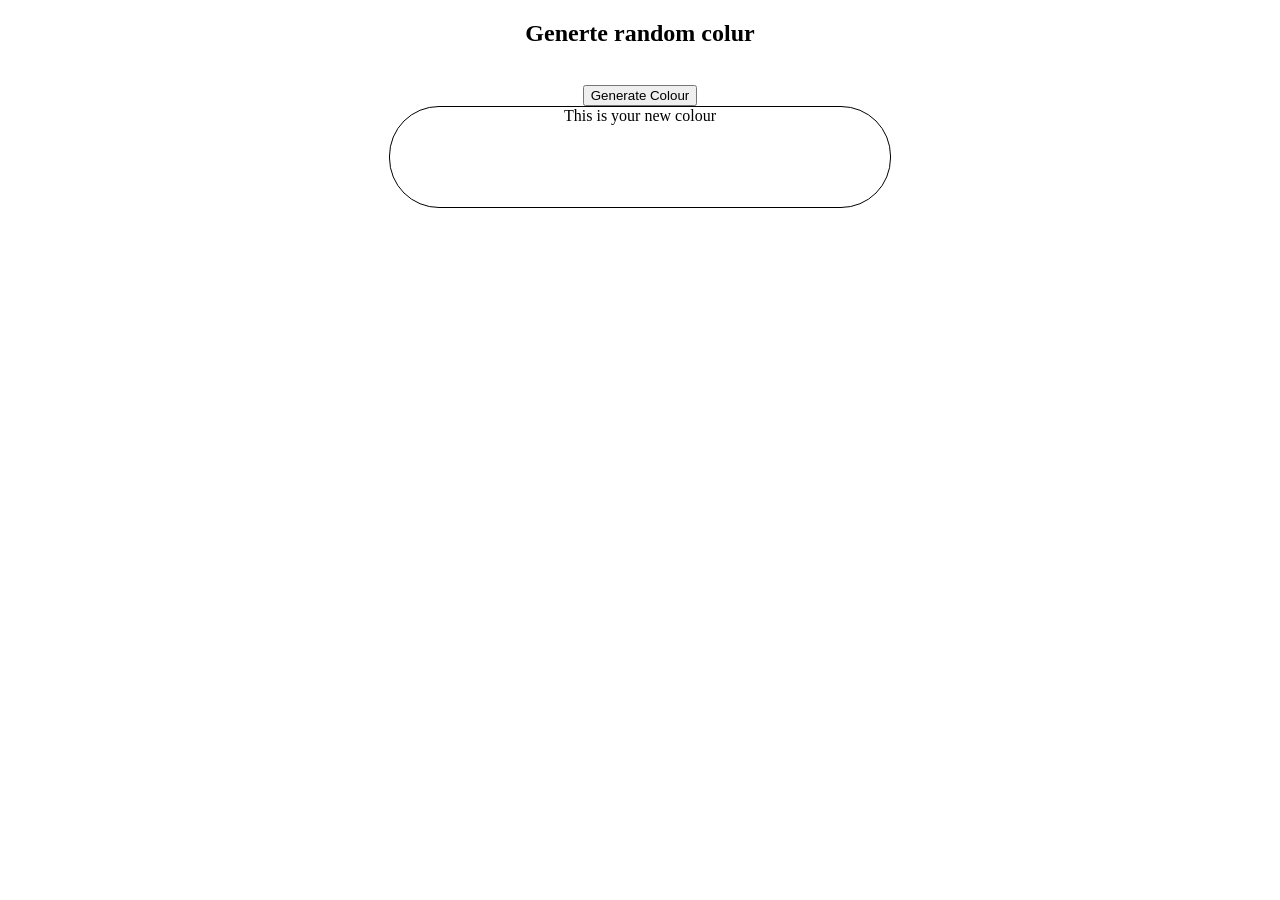
<file: randomColourGenrator/index.html>
<!DOCTYPE html>
<html lang="en">
<head>
    <meta charset="UTF-8">
    <meta name="viewport" content="width=device-width, initial-scale=1.0">
    <link rel="stylesheet" href="style.css">
    <title>Genertae random colur</title>
</head>
<body>
    <h2>Generte random colur</h2>
    <br />
    <button>Generate Colour</button>
    <br />
    <div>This is your new colour</div>
    <script src="RCG.js"></script>
</body>
</html>
</file>
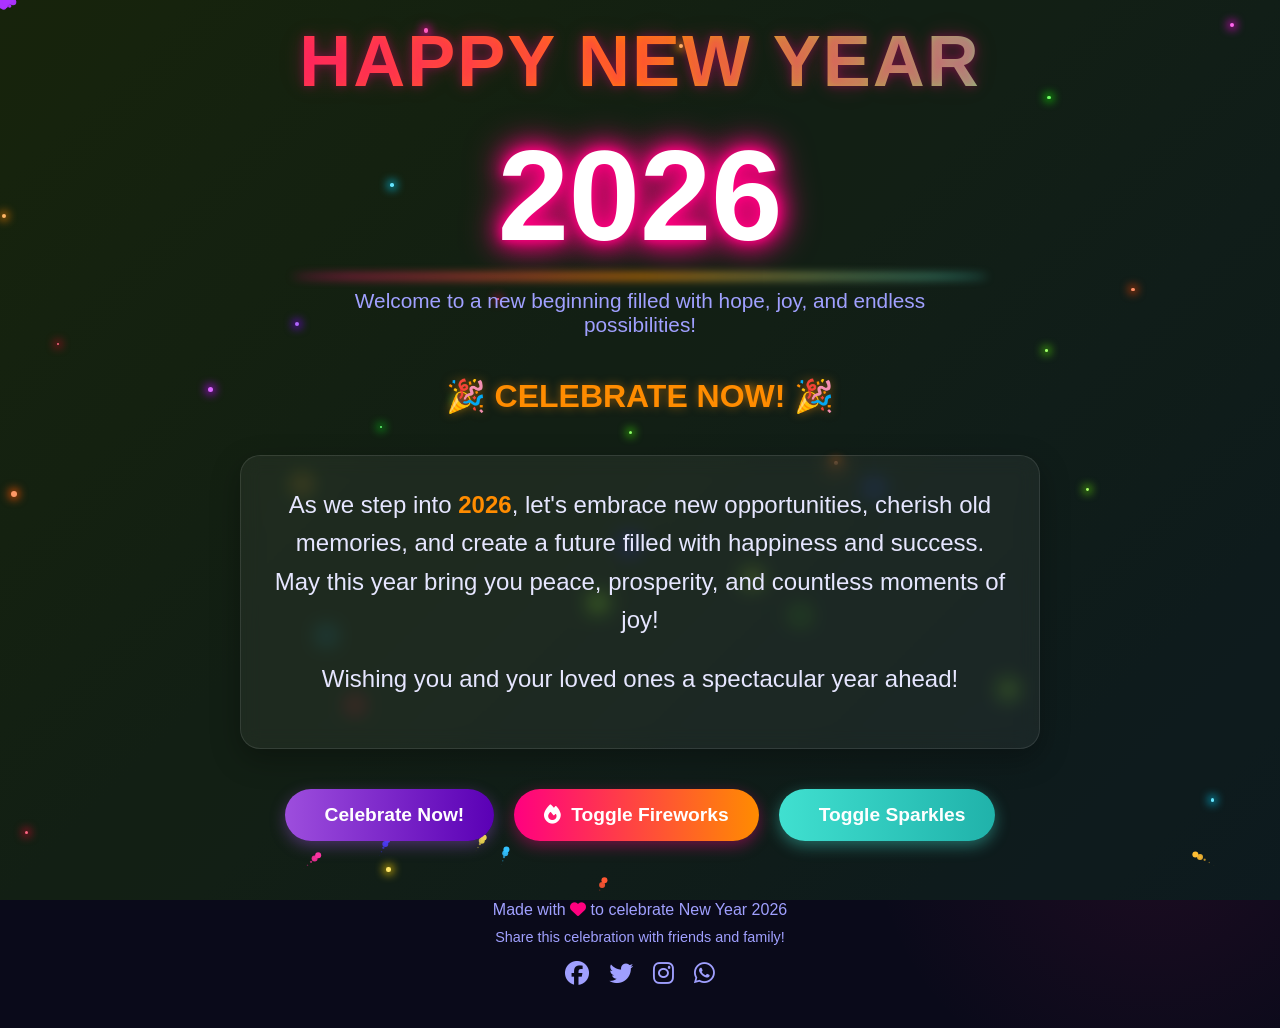
<file: 2026.html>
<!DOCTYPE html>
<html lang="en">
<head>
    <meta charset="UTF-8">
    <meta name="viewport" content="width=device-width, initial-scale=1.0">
    <title>Happy New Year 2026!</title>
    <link rel="stylesheet" href="https://cdnjs.cloudflare.com/ajax/libs/font-awesome/6.4.0/css/all.min.css">
    <style>
        * {
            margin: 0;
            padding: 0;
            box-sizing: border-box;
        }

        body {
            font-family: 'Segoe UI', Tahoma, Geneva, Verdana, sans-serif;
            background-color: #0a0a1a;
            color: white;
            overflow-x: hidden;
            min-height: 100vh;
            display: flex;
            flex-direction: column;
            align-items: center;
            justify-content: center;
            background-image: 
                radial-gradient(circle at 10% 20%, rgba(28, 58, 173, 0.1) 0%, transparent 20%),
                radial-gradient(circle at 90% 80%, rgba(200, 30, 100, 0.1) 0%, transparent 20%);
        }

        .container {
            width: 100%;
            max-width: 1200px;
            padding: 20px;
            text-align: center;
            z-index: 10;
            position: relative;
        }

        /* Animated Gradient Background */
        .background-gradient {
            position: fixed;
            top: 0;
            left: 0;
            width: 100%;
            height: 100%;
            z-index: -2;
            background: linear-gradient(-45deg, #0a0a1a, #1a0a2a, #0a1a2a, #1a2a0a);
            background-size: 400% 400%;
            animation: gradientShift 15s ease infinite;
        }

        @keyframes gradientShift {
            0% { background-position: 0% 50%; }
            50% { background-position: 100% 50%; }
            100% { background-position: 0% 50%; }
        }

        /* Main Title */
        .title-container {
            margin-bottom: 40px;
            animation: fadeInScale 1.5s ease-out;
        }

        .main-title {
            font-size: 4.5rem;
            font-weight: 800;
            margin-bottom: 10px;
            letter-spacing: 2px;
            text-transform: uppercase;
            background: linear-gradient(to right, #ff0080, #ff8c00, #40e0d0);
            background-clip: text;
            -webkit-background-clip: text;
            color: transparent;
            text-shadow: 
                0 0 10px rgba(255, 0, 128, 0.3),
                0 0 20px rgba(255, 0, 128, 0.2),
                0 0 30px rgba(255, 0, 128, 0.1);
            animation: glowPulse 2s infinite alternate;
        }

        @keyframes glowPulse {
            from {
                text-shadow: 
                    0 0 10px rgba(255, 0, 128, 0.3),
                    0 0 20px rgba(255, 0, 128, 0.2),
                    0 0 30px rgba(255, 0, 128, 0.1);
            }
            to {
                text-shadow: 
                    0 0 15px rgba(255, 0, 128, 0.5),
                    0 0 25px rgba(255, 140, 0, 0.3),
                    0 0 35px rgba(64, 224, 208, 0.2);
            }
        }

        .year {
            font-size: 8rem;
            font-weight: 900;
            color: #fff;
            text-shadow: 
                0 0 10px #ff0080,
                0 0 20px #ff0080,
                0 0 30px #ff0080,
                0 0 40px #ff0080,
                0 5px 15px rgba(0, 0, 0, 0.5);
            margin: 20px 0;
            animation: bounce 2s infinite alternate;
            position: relative;
        }

        .year:after {
            content: '';
            position: absolute;
            bottom: -10px;
            left: 50%;
            transform: translateX(-50%);
            width: 60%;
            height: 5px;
            background: linear-gradient(to right, #ff0080, #ff8c00, #40e0d0);
            border-radius: 50%;
            filter: blur(5px);
        }

        @keyframes bounce {
            from { transform: translateY(0); }
            to { transform: translateY(-15px); }
        }

        /* Celebration Status */
        .celebration-status {
            font-size: 2rem;
            margin: 40px 0;
            color: #ff8c00;
            font-weight: 600;
            animation: fadeIn 1.5s ease-out 1s both, pulse 2s infinite;
            text-shadow: 0 0 10px rgba(255, 140, 0, 0.5);
        }

        @keyframes pulse {
            0%, 100% { transform: scale(1); }
            50% { transform: scale(1.05); }
        }

        /* Message Section */
        .message-container {
            background: rgba(255, 255, 255, 0.05);
            backdrop-filter: blur(10px);
            border-radius: 20px;
            padding: 30px;
            margin: 40px auto;
            max-width: 800px;
            border: 1px solid rgba(255, 255, 255, 0.1);
            box-shadow: 0 10px 30px rgba(0, 0, 0, 0.3);
            animation: slideUp 1s ease-out 0.8s both;
        }

        .message {
            font-size: 1.5rem;
            line-height: 1.6;
            color: #e6e6ff;
            margin-bottom: 20px;
        }

        .highlight {
            color: #ff8c00;
            font-weight: 700;
        }

        /* Celebration Buttons */
        .celebration-buttons {
            display: flex;
            justify-content: center;
            gap: 20px;
            margin: 30px 0;
            flex-wrap: wrap;
            animation: fadeIn 1.5s ease-out 1s both;
        }

        .btn {
            padding: 15px 30px;
            font-size: 1.2rem;
            font-weight: 600;
            border: none;
            border-radius: 50px;
            cursor: pointer;
            transition: all 0.3s ease;
            display: flex;
            align-items: center;
            gap: 10px;
        }

        .fireworks-btn {
            background: linear-gradient(to right, #ff0080, #ff8c00);
            color: white;
            box-shadow: 0 5px 15px rgba(255, 0, 128, 0.4);
        }

        .sparkle-btn {
            background: linear-gradient(to right, #40e0d0, #20b2aa);
            color: white;
            box-shadow: 0 5px 15px rgba(64, 224, 208, 0.4);
        }

        .celebrate-btn {
            background: linear-gradient(to right, #9d4edd, #5a00b5);
            color: white;
            box-shadow: 0 5px 15px rgba(157, 78, 221, 0.4);
        }

        .btn:hover {
            transform: translateY(-5px);
            box-shadow: 0 10px 20px rgba(0, 0, 0, 0.3);
        }

        /* Footer */
        .footer {
            margin-top: 40px;
            padding: 20px;
            color: #a0a0ff;
            font-size: 1rem;
            text-align: center;
            animation: fadeIn 1.5s ease-out 1.2s both;
        }

        .social-icons {
            display: flex;
            justify-content: center;
            gap: 20px;
            margin-top: 15px;
        }

        .social-icons a {
            color: #a0a0ff;
            font-size: 1.5rem;
            transition: color 0.3s, transform 0.3s;
        }

        .social-icons a:hover {
            color: #ff8c00;
            transform: translateY(-5px);
        }

        /* Animations */
        @keyframes fadeInScale {
            from { opacity: 0; transform: scale(0.8); }
            to { opacity: 1; transform: scale(1); }
        }

        @keyframes slideUp {
            from { opacity: 0; transform: translateY(50px); }
            to { opacity: 1; transform: translateY(0); }
        }

        @keyframes fadeIn {
            from { opacity: 0; }
            to { opacity: 1; }
        }

        /* Fireworks Canvas */
        #fireworks-canvas {
            position: fixed;
            top: 0;
            left: 0;
            width: 100%;
            height: 100%;
            pointer-events: none;
            z-index: -1;
        }

        /* Particles */
        .particles-container {
            position: fixed;
            top: 0;
            left: 0;
            width: 100%;
            height: 100%;
            pointer-events: none;
            z-index: -1;
        }

        .particle {
            position: absolute;
            width: 4px;
            height: 4px;
            background-color: rgba(255, 255, 255, 0.7);
            border-radius: 50%;
            box-shadow: 0 0 10px 2px rgba(255, 255, 255, 0.5);
        }

        /* Responsive Design */
        @media (max-width: 768px) {
            .main-title {
                font-size: 2.8rem;
            }

            .year {
                font-size: 5rem;
            }

            .celebration-status {
                font-size: 1.5rem;
            }

            .message {
                font-size: 1.3rem;
            }

            .btn {
                padding: 12px 25px;
                font-size: 1.1rem;
            }
        }

        @media (max-width: 480px) {
            .main-title {
                font-size: 2.2rem;
            }

            .year {
                font-size: 4rem;
            }

            .celebration-status {
                font-size: 1.2rem;
            }

            .message {
                font-size: 1.1rem;
            }

            .celebration-buttons {
                flex-direction: column;
                align-items: center;
            }
        }
    </style>
</head>
<body>
    <!-- Animated Gradient Background -->
    <div class="background-gradient"></div>
    
    <!-- Fireworks Canvas -->
    <canvas id="fireworks-canvas"></canvas>
    
    <!-- Particles Container -->
    <div class="particles-container" id="particles-container"></div>
    
    <!-- Main Content -->
    <div class="container">
        <div class="title-container">
            <h1 class="main-title">Happy New Year</h1>
            <div class="year">2026</div>
            <p style="font-size: 1.3rem; color: #a0a0ff; max-width: 600px; margin: 0 auto;">
                Welcome to a new beginning filled with hope, joy, and endless possibilities!
            </p>
        </div>
        
        <!-- Celebration Status -->
        <div class="celebration-status" id="celebration-status">
            🎉 CELEBRATE NOW! 🎉
        </div>
        
        <div class="message-container">
            <p class="message">
                As we step into <span class="highlight">2026</span>, let's embrace new opportunities, cherish old memories, and create a future filled with happiness and success. 
                May this year bring you peace, prosperity, and countless moments of joy!
            </p>
            <p class="message" style="margin-top: 15px;">
                Wishing you and your loved ones a spectacular year ahead!
            </p>
        </div>
        
        <div class="celebration-buttons">
            <button class="btn celebrate-btn" id="celebrate-btn">
                <i class="fas fa-party-horn"></i> Celebrate Now!
            </button>
            <button class="btn fireworks-btn" id="fireworks-toggle">
                <i class="fas fa-fire"></i> Toggle Fireworks
            </button>
            <button class="btn sparkle-btn" id="sparkle-toggle">
                <i class="fas fa-sparkles"></i> Toggle Sparkles
            </button>
        </div>
        
        <div class="footer">
            <p>Made with <i class="fas fa-heart" style="color: #ff0080;"></i> to celebrate New Year 2026</p>
            <p style="margin-top: 10px; font-size: 0.9rem;">Share this celebration with friends and family!</p>
            <div class="social-icons">
                <a href="#" title="Share on Facebook"><i class="fab fa-facebook"></i></a>
                <a href="#" title="Share on Twitter"><i class="fab fa-twitter"></i></a>
                <a href="#" title="Share on Instagram"><i class="fab fa-instagram"></i></a>
                <a href="#" title="Share via WhatsApp"><i class="fab fa-whatsapp"></i></a>
            </div>
        </div>
    </div>

    <script>
        // Canvas and context for fireworks
        const canvas = document.getElementById('fireworks-canvas');
        const ctx = canvas.getContext('2d');
        
        // Set canvas dimensions
        function resizeCanvas() {
            canvas.width = window.innerWidth;
            canvas.height = window.innerHeight;
        }
        
        // Initialize canvas size
        resizeCanvas();
        window.addEventListener('resize', resizeCanvas);
        
        // Fireworks variables
        let fireworks = [];
        let particles = [];
        let animationId = null;
        let fireworksActive = true;
        let sparklesActive = true;
        
        // Particle class for fireworks
        class Particle {
            constructor(x, y, color, velocity, size = 2, decay = 0.015) {
                this.x = x;
                this.y = y;
                this.color = color;
                this.velocity = velocity;
                this.size = size;
                this.decay = decay;
                this.alpha = 1;
                this.gravity = 0.01;
            }
            
            update() {
                this.velocity.y += this.gravity;
                this.x += this.velocity.x;
                this.y += this.velocity.y;
                this.alpha -= this.decay;
                this.size *= 0.99;
            }
            
            draw() {
                ctx.save();
                ctx.globalAlpha = this.alpha;
                ctx.fillStyle = this.color;
                ctx.beginPath();
                ctx.arc(this.x, this.y, this.size, 0, Math.PI * 2);
                ctx.fill();
                ctx.restore();
            }
        }
        
        // Firework class
        class Firework {
            constructor(x, y, targetX, targetY) {
                this.x = x;
                this.y = y;
                this.targetX = targetX;
                this.targetY = targetY;
                this.distance = Math.hypot(targetX - x, targetY - y);
                this.speed = 4 + Math.random() * 2;
                this.angle = Math.atan2(targetY - y, targetX - x);
                this.velocity = {
                    x: Math.cos(this.angle) * this.speed,
                    y: Math.sin(this.angle) * this.speed
                };
                this.color = `hsl(${Math.random() * 360}, 100%, 60%)`;
                this.trail = [];
                this.exploded = false;
            }
            
            update() {
                // Move firework
                this.x += this.velocity.x;
                this.y += this.velocity.y;
                
                // Add to trail
                this.trail.push({x: this.x, y: this.y});
                if (this.trail.length > 5) this.trail.shift();
                
                // Check if reached target
                const distanceToTarget = Math.hypot(this.targetX - this.x, this.targetY - this.y);
                
                if (distanceToTarget < 10 && !this.exploded) {
                    this.explode();
                }
                
                // Apply gravity
                this.velocity.y += 0.02;
            }
            
            explode() {
                this.exploded = true;
                const particleCount = 80 + Math.random() * 50;
                
                for (let i = 0; i < particleCount; i++) {
                    const angle = Math.random() * Math.PI * 2;
                    const speed = 2 + Math.random() * 4;
                    const velocity = {
                        x: Math.cos(angle) * speed,
                        y: Math.sin(angle) * speed
                    };
                    const size = 1.5 + Math.random() * 2;
                    const color = this.color;
                    
                    particles.push(new Particle(this.x, this.y, color, velocity, size, 0.01));
                }
            }
            
            draw() {
                // Draw trail
                for (let i = 0; i < this.trail.length; i++) {
                    const point = this.trail[i];
                    const alpha = i / this.trail.length;
                    const radius = 2 * alpha;
                    
                    ctx.save();
                    ctx.globalAlpha = alpha;
                    ctx.fillStyle = this.color;
                    ctx.beginPath();
                    ctx.arc(point.x, point.y, radius, 0, Math.PI * 2);
                    ctx.fill();
                    ctx.restore();
                }
                
                // Draw firework
                ctx.save();
                ctx.fillStyle = this.color;
                ctx.beginPath();
                ctx.arc(this.x, this.y, 3, 0, Math.PI * 2);
                ctx.fill();
                ctx.restore();
            }
        }
        
        // Create a new firework
        function createFirework() {
            if (!fireworksActive) return;
            
            const startX = Math.random() * canvas.width;
            const targetX = canvas.width * 0.2 + Math.random() * canvas.width * 0.6;
            const targetY = canvas.height * 0.2 + Math.random() * canvas.height * 0.3;
            
            fireworks.push(new Firework(startX, canvas.height, targetX, targetY));
        }
        
        // Create a burst of fireworks for celebration
        function createFireworkBurst(count = 10) {
            for (let i = 0; i < count; i++) {
                setTimeout(() => {
                    createFirework();
                }, i * 100);
            }
        }
        
        // Animation loop
        function animate() {
            // Clear canvas with a fade effect
            ctx.fillStyle = 'rgba(10, 10, 26, 0.1)';
            ctx.fillRect(0, 0, canvas.width, canvas.height);
            
            // Update and draw fireworks
            for (let i = fireworks.length - 1; i >= 0; i--) {
                fireworks[i].update();
                fireworks[i].draw();
                
                // Remove exploded fireworks
                if (fireworks[i].exploded) {
                    fireworks.splice(i, 1);
                }
            }
            
            // Update and draw particles
            for (let i = particles.length - 1; i >= 0; i--) {
                particles[i].update();
                particles[i].draw();
                
                // Remove faded particles
                if (particles[i].alpha <= 0) {
                    particles.splice(i, 1);
                }
            }
            
            animationId = requestAnimationFrame(animate);
        }
        
        // Start animation
        animate();
        
        // Create fireworks at intervals
        setInterval(createFirework, 800);
        
        // Create occasional random fireworks
        setInterval(() => {
            if (fireworksActive && Math.random() > 0.7) {
                createFirework();
            }
        }, 300);
        
        // Sparkle particles
        const particlesContainer = document.getElementById('particles-container');
        let sparkles = [];
        
        function createSparkle() {
            if (!sparklesActive) return;
            
            const sparkle = document.createElement('div');
            sparkle.className = 'particle';
            
            // Random position
            sparkle.style.left = `${Math.random() * 100}vw`;
            sparkle.style.top = `${Math.random() * 100}vh`;
            
            // Random size and color
            const size = 2 + Math.random() * 4;
            sparkle.style.width = `${size}px`;
            sparkle.style.height = `${size}px`;
            
            // Random color
            const hue = Math.random() * 360;
            sparkle.style.backgroundColor = `hsl(${hue}, 100%, 70%)`;
            sparkle.style.boxShadow = `0 0 10px 2px hsl(${hue}, 100%, 50%)`;
            
            particlesContainer.appendChild(sparkle);
            sparkles.push(sparkle);
            
            // Remove sparkle after animation
            setTimeout(() => {
                if (sparkle.parentNode) {
                    sparkle.remove();
                    sparkles = sparkles.filter(s => s !== sparkle);
                }
            }, 1500 + Math.random() * 1000);
        }
        
        // Create sparkles at intervals
        setInterval(createSparkle, 100);
        
        // Celebration function
        function celebrate() {
            const statusElement = document.getElementById('celebration-status');
            
            // Update status
            statusElement.textContent = "🎉 CELEBRATING NOW! 🎉";
            statusElement.style.color = "#ff0080";
            statusElement.style.textShadow = "0 0 15px #ff0080";
            
            // Create massive fireworks burst
            createFireworkBurst(15);
            
            // Create extra sparkles
            for (let i = 0; i < 30; i++) {
                setTimeout(() => createSparkle(), i * 50);
            }
            
            // Play celebration sound
            playCelebrationSound();
            
            // Reset status after 3 seconds
            setTimeout(() => {
                statusElement.textContent = "🎉 CELEBRATE NOW! 🎉";
                statusElement.style.color = "#ff8c00";
                statusElement.style.textShadow = "0 0 10px rgba(255, 140, 0, 0.5)";
            }, 3000);
        }
        
        // Play celebration sound
        function playCelebrationSound() {
            try {
                const audioContext = new (window.AudioContext || window.webkitAudioContext)();
                
                // Create festive sound
                for (let i = 0; i < 3; i++) {
                    setTimeout(() => {
                        const oscillator = audioContext.createOscillator();
                        const gainNode = audioContext.createGain();
                        
                        oscillator.connect(gainNode);
                        gainNode.connect(audioContext.destination);
                        
                        // Festive notes
                        const notes = [523.25, 659.25, 783.99, 1046.50]; // C, E, G, C
                        oscillator.frequency.setValueAtTime(notes[i % notes.length], audioContext.currentTime);
                        
                        gainNode.gain.setValueAtTime(0.2, audioContext.currentTime);
                        gainNode.gain.exponentialRampToValueAtTime(0.01, audioContext.currentTime + 0.5);
                        
                        oscillator.start(audioContext.currentTime);
                        oscillator.stop(audioContext.currentTime + 0.5);
                    }, i * 150);
                }
            } catch (e) {
                console.log("Audio not supported");
            }
        }
        
        // Celebrate Now button
        document.getElementById('celebrate-btn').addEventListener('click', function() {
            celebrate();
            
            // Button feedback
            this.innerHTML = '<i class="fas fa-check"></i> Celebrating!';
            this.style.background = 'linear-gradient(to right, #00ff00, #00cc00)';
            
            setTimeout(() => {
                this.innerHTML = '<i class="fas fa-party-horn"></i> Celebrate Now!';
                this.style.background = 'linear-gradient(to right, #9d4edd, #5a00b5)';
            }, 2000);
        });
        
        // Toggle fireworks
        document.getElementById('fireworks-toggle').addEventListener('click', function() {
            fireworksActive = !fireworksActive;
            this.innerHTML = fireworksActive ? 
                '<i class="fas fa-fire"></i> Hide Fireworks' : 
                '<i class="fas fa-fire"></i> Show Fireworks';
            
            if (!fireworksActive) {
                // Clear all fireworks and particles
                fireworks = [];
                particles = [];
            } else {
                // Create some fireworks when turning them back on
                createFireworkBurst(5);
            }
        });
        
        // Toggle sparkles
        document.getElementById('sparkle-toggle').addEventListener('click', function() {
            sparklesActive = !sparklesActive;
            this.innerHTML = sparklesActive ? 
                '<i class="fas fa-sparkles"></i> Hide Sparkles' : 
                '<i class="fas fa-sparkles"></i> Show Sparkles';
            
            if (!sparklesActive) {
                // Remove all sparkles
                sparkles.forEach(sparkle => sparkle.remove());
                sparkles = [];
            }
        });
        
        // Add some initial fireworks for immediate effect
        for (let i = 0; i < 5; i++) {
            setTimeout(() => createFirework(), i * 200);
        }
        
        // Add some initial sparkles
        for (let i = 0; i < 20; i++) {
            setTimeout(() => createSparkle(), i * 100);
        }
        
        // Auto-celebrate every 10 seconds
        setInterval(() => {
            if (Math.random() > 0.7) { // 30% chance to auto-celebrate
                celebrate();
            }
        }, 10000);
        
        // Social sharing buttons
        document.querySelectorAll('.social-icons a').forEach(link => {
            link.addEventListener('click', function(e) {
                e.preventDefault();
                const platform = this.querySelector('i').className.split(' ')[1];
                
                let shareUrl = '';
                const pageUrl = encodeURIComponent(window.location.href);
                const text = encodeURIComponent('Check out this awesome Happy New Year 2026 celebration page!');
                
                switch(platform) {
                    case 'fa-facebook':
                        shareUrl = `https://www.facebook.com/sharer/sharer.php?u=${pageUrl}`;
                        break;
                    case 'fa-twitter':
                        shareUrl = `https://twitter.com/intent/tweet?url=${pageUrl}&text=${text}`;
                        break;
                    case 'fa-instagram':
                        alert('To share on Instagram, take a screenshot and post it!');
                        return;
                    case 'fa-whatsapp':
                        shareUrl = `https://wa.me/?text=${text}%20${pageUrl}`;
                        break;
                }
                
                window.open(shareUrl, '_blank', 'width=600,height=400');
            });
        });
    </script>
</body>
</html>
</file>
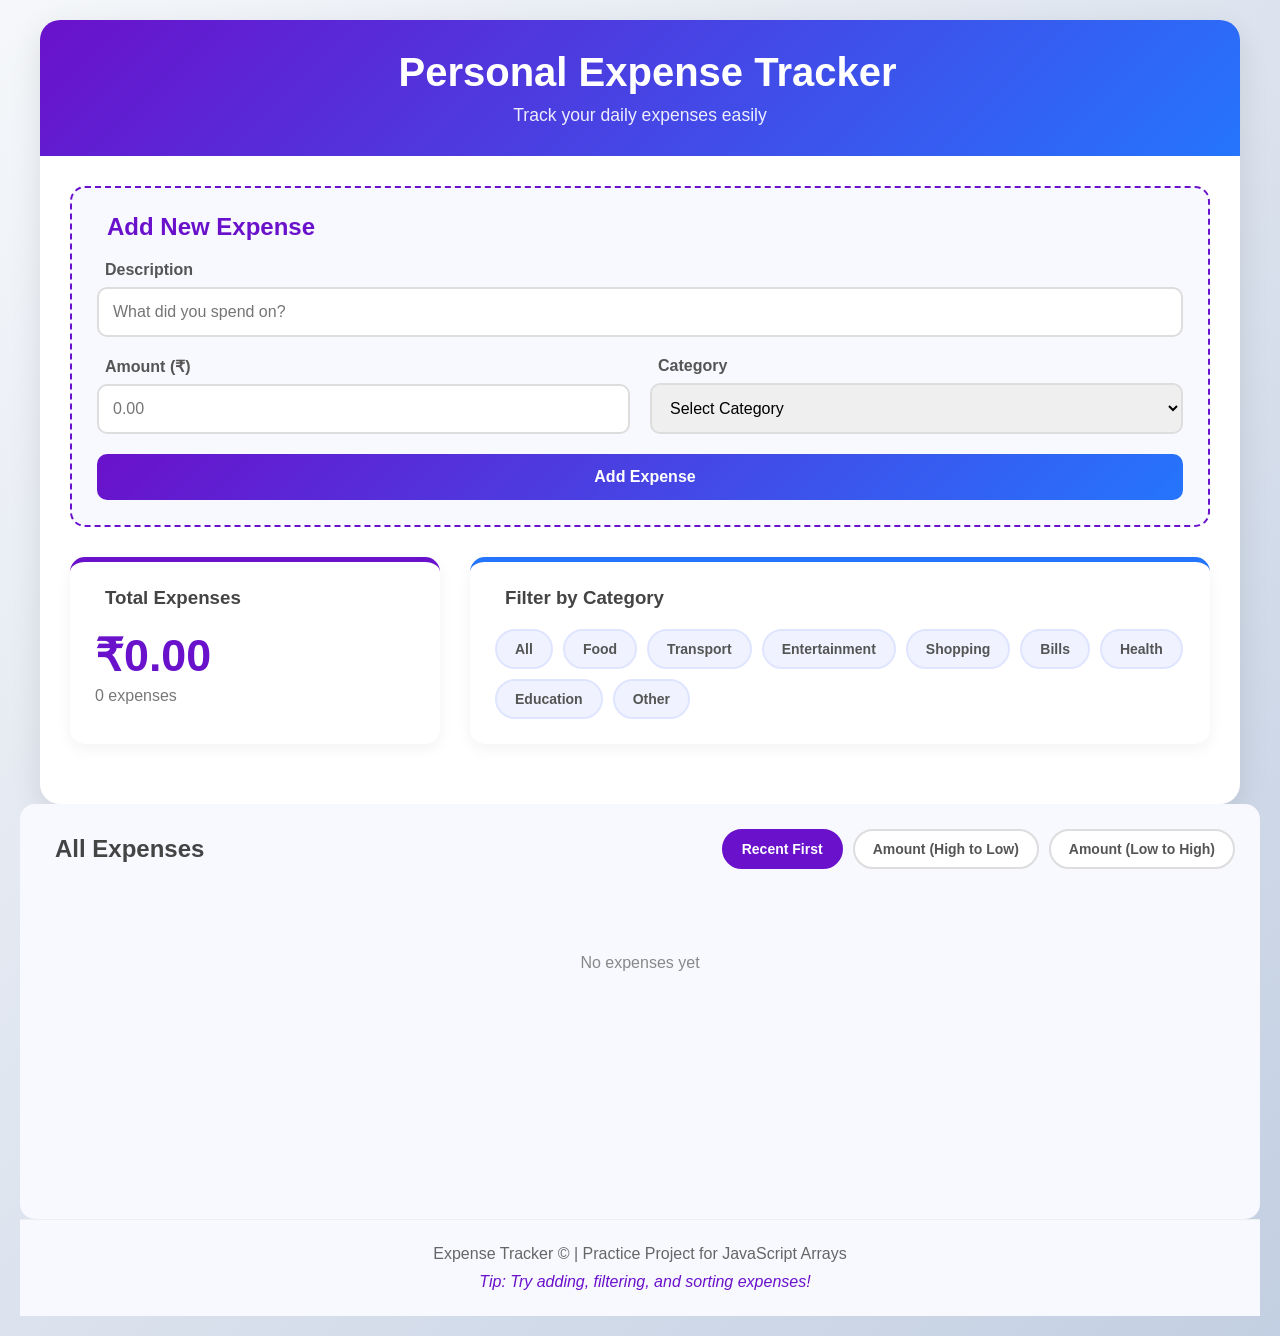
<file: Expense Tracker.html>
<!DOCTYPE html>
<html lang="en">
<head>
    <meta charset="UTF-8">
    <meta name="viewport" content="width=device-width, initial-scale=1.0">
    <title>Expense Tracker</title>
    <link rel="stylesheet" href="Expense Tracker.css">
</head>
<body>
   
  <div class="container">
        <header>
            <h1><i class="fas fa-wallet"></i> Personal Expense Tracker</h1>
            <p class="subtitle">Track your daily expenses easily</p>
        </header>

        <main>
            <!-- Add Expense Section -->
            <section class="add-expense-section">
                <h2><i class="fas fa-plus-circle"></i> Add New Expense</h2>
                <form id="expenseForm">
                    <div class="form-group">
                        <label for="description"><i class="fas fa-pen"></i> Description</label>
                        <input type="text" id="description" placeholder="What did you spend on?">
                    </div>
                    
                    <div class="form-row">
                        <div class="form-group">
                            <label for="amount"><i class="fas fa-rupee-sign"></i> Amount (₹)</label>
                            <input type="number" id="amount" min="0" step="0.01" placeholder="0.00" >
                        </div>
                        
                        <div class="form-group">
                            <label for="category"><i class="fas fa-tags"></i> Category</label>
                            <select id="category" >
                                <option value="">Select Category</option>
                                <option value="Food">Food & Dining</option>
                                <option value="Transport">Transport</option>
                                <option value="Entertainment">Entertainment</option>
                                <option value="Shopping">Shopping</option>
                                <option value="Bills">Bills & Utilities</option>
                                <option value="Health">Health</option>
                                <option value="Education">Education</option>
                                <option value="Other">Other</option>
                            </select>
                        </div>
                    </div>
                    
                    <button type="submit" class="btn add-btn">
                        <i class="fas fa-plus"></i> Add Expense
                    </button>
                </form>
            </section>

            <!-- Summary Section -->
            <section class="summary-section">
                <div class="summary-card total-card">
                    <h3><i class="fas fa-chart-pie"></i> Total Expenses</h3>
                    <p class="amount" id="totalAmount">₹0.00</p>
                    <p class="count" id="totalCount">0 expenses</p>
                </div>
                
                <div class="summary-card category-card">
                    <h3><i class="fas fa-filter"></i> Filter by Category</h3>
                        <div class="category-filters" id="categoryFilters"></div>
                        <!-- Filter buttons will be added by JavaScript -->
                    </div>
                </div>
            </section>

            <!-- Expenses List Section -->
            <section class="expenses-section">
                <div class="section-header">
                    <h2><i class="fas fa-list"></i> All Expenses</h2>
                    <div class="sort-options">
                        <button class="sort-btn active" data-sort="date">Recent First</button>
                        <button class="sort-btn" data-sort="amount-high">Amount (High to Low)</button>
                        <button class="sort-btn" data-sort="amount-low">Amount (Low to High)</button>
                    </div>
                </div>
                
                <div class="expenses-list" id="expensesList">
                    <!-- Expenses will be added here by JavaScript -->
                    <div class="empty-state">
                        <i class="fas fa-receipt"></i>
                        <h3>No expenses yet</h3>
                        <p>Add your first expense using the form above!</p>
                    </div>
                </div>
            </section>
        </main>

        <footer>
            <p>Expense Tracker &copy; <span id="currentYear"></span> | Practice Project for JavaScript Arrays</p>
            <p class="tip"><i class="fas fa-lightbulb"></i> Tip: Try adding, filtering, and sorting expenses!</p>
        </footer>
    </div>

    <!-- JavaScript file -->
    <script src="Expense Tracker.js"></script>
</body>
</html>
</file>
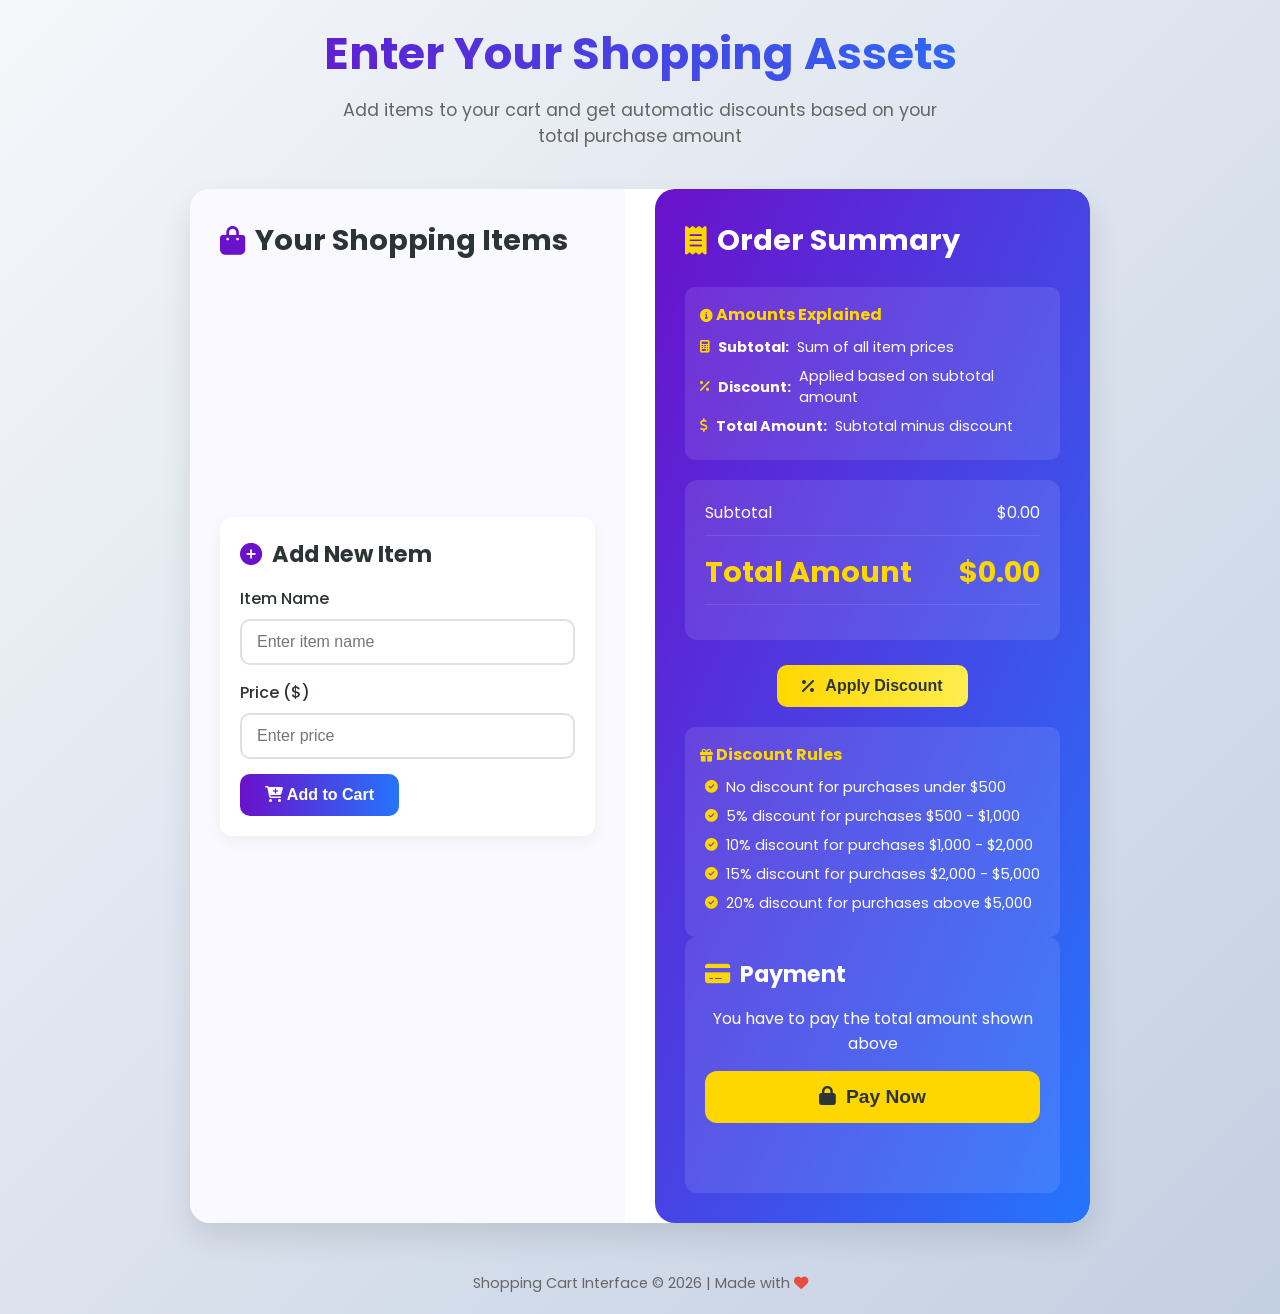
<file: Online Shopping Discount.html>
<!DOCTYPE html>
<html lang="en">
<head>
    <meta charset="UTF-8">
    <meta name="viewport" content="width=device-width, initial-scale=1.0">
    <title>Shopping Cart</title>
    <link rel="stylesheet" href="Online Shopping Discount.css">
    <link rel="stylesheet" href="https://cdnjs.cloudflare.com/ajax/libs/font-awesome/6.4.0/css/all.min.css">
    <link href="https://fonts.googleapis.com/css2?family=Poppins:wght@300;400;500;600;700&display=swap" rel="stylesheet">
  
</head>
<body>
    <div class="container">
        <!-- HEADER SECTION -->
        <div class="header">

<!-- Add this in your HTML where you want the welcome message -->
             <h1>Enter Your Shopping Assets</h1>
            <p>Add items to your cart and get automatic discounts based on your total purchase amount</p>
        </div> 

        <!-- MAIN CART CONTAINER -->
        <div class="cart-container">
            <!-- LEFT SECTION: SHOPPING ITEMS -->
            <div class="shopping-items">
                <h2 class="section-title">
                    <i class="fas fa-shopping-bag"></i> Your Shopping Items
                </h2>
                
                <!-- ITEMS LIST - EMPTY BY DEFAULT -->
                <div class="items-list" id="itemsList">
                    <!-- Empty cart message - will be removed when items are added via JS -->
                    <div class="empty-cart-message" id="emptyCartMessage">
                        <i class="fas fa-shopping-cart"></i>
                        <p>Your cart is empty</p>
                        <p>Add items using the form below</p>
                    </div>
                    <!-- Items will be added here dynamically by JavaScript -->
                </div>

                <!-- ADD ITEM FORM -->
                <div class="add-item-form">
                    <h3 class="section-title" style="font-size: 1.4rem; margin-bottom: 15px;">
                        <i class="fas fa-plus-circle"></i> Add New Item
                    </h3>
                    <div class="form-group">
                        <label for="itemName">Item Name</label>
                        <input type="text" id="itemName" class="form-control" placeholder="Enter item name">
                    </div>
                    <div class="form-group">
                        <label for="itemPrice">Price ($)</label>
                        <input type="number" id="itemPrice" class="form-control" placeholder="Enter price" min="0" step="0.01">
                    </div>
                    <button type="submit"  class="btn btn-primary" id="addItemBtn">
                        <i class="fas fa-cart-plus"></i> Add to Cart
                    </button>
                </div>
            </div>

            <!-- RIGHT SECTION: CART SUMMARY -->
            <div class="cart-summary">
                <h2 class="summary-title">
                    <i class="fas fa-receipt"></i> Order Summary
                </h2>
                
                <!-- AMOUNT EXPLANATION -->
                <div class="amount-explanation">
                    <h4><i class="fas fa-info-circle"></i> Amounts Explained</h4>
                    <p><i class="fas fa-calculator"></i> <strong>Subtotal:</strong> Sum of all item prices</p>
                    <p><i class="fas fa-percentage"></i> <strong>Discount:</strong> Applied based on subtotal amount</p>
                    <p><i class="fas fa-dollar-sign"></i> <strong>Total Amount:</strong> Subtotal minus discount</p>
                </div>
                
                <!-- SUMMARY DETAILS -->
                <div class="summary-details">
                    <!-- Subtotal - Sum of all item prices -->
                    <div class="summary-row">
                        <span>Subtotal</span>
                        <span id="subtotal">$0.00</span>
                    </div>
                    
                    <!-- DISCOUNT SECTION - Hidden by default, shown when discount applies -->
                    <div class="discount-section" id="discountSection">
                        <div class="discount-badge" id="discountBadge">
                            <i class="fas fa-tag"></i> Discount Applied!
                        </div>
                        <div class="summary-row">
                            <span>Discount</span>
                            <span id="discountAmount">-$0.00</span>
                        </div>
                        <div class="summary-row">
                            <span>Discount Rate</span>
                            <span id="discountRate">0%</span>
                        </div>
                    </div>
                    
                    <!-- Total Amount - Subtotal minus discount -->
                    <div class="summary-row summary-total">
                        <span>Total Amount</span>
                        <span id="totalAmount">$0.00</span>
                    </div>
                </div>

                <!-- DISCOUNT BUTTON -->
                <div class="discount-button-container">
                    <button class="discount-btn" id="applyDiscountBtn">
                        <i class="fas fa-percentage"></i> Apply Discount
                    </button>
                </div>

                <!-- DISCOUNT RULES INFO -->
                <div class="discount-rules">
                    <h4><i class="fas fa-gift"></i> Discount Rules</h4>
                    <ul>
                        <li><i class="fas fa-check-circle"></i> No discount for purchases under $500</li>
                        <li><i class="fas fa-check-circle"></i> 5% discount for purchases $500 - $1,000</li>
                        <li><i class="fas fa-check-circle"></i> 10% discount for purchases $1,000 - $2,000</li>
                        <li><i class="fas fa-check-circle"></i> 15% discount for purchases $2,000 - $5,000</li>
                        <li><i class="fas fa-check-circle"></i> 20% discount for purchases above $5,000</li>
                    </ul>
                </div>

                <!-- PAYMENT SECTION -->
                <div class="payment-section">
                    <h3 class="summary-title" style="font-size: 1.4rem; margin-bottom: 15px;">
                        <i class="fas fa-credit-card"></i> Payment
                    </h3>
                    <p>You have to pay the total amount shown above</p>
                    <button class="payment-btn" id="checkoutBtn">
                        <i class="fas fa-lock"></i> Pay Now
                    </button>
                    <div class="thank-you" id="thankYouMessage">
                        Thanks For Shopping!
                    </div>
                </div>
            </div>
        </div>

        <!-- FOOTER -->
        <div class="footer">
            <p>Shopping Cart Interface &copy; 2026 | Made with <i class="fas fa-heart" style="color: #e74c3c;"></i></p>
        </div>
    </div>

    <script src="Online Shopping Discount.js"></script>
</body>
</html>
</file>
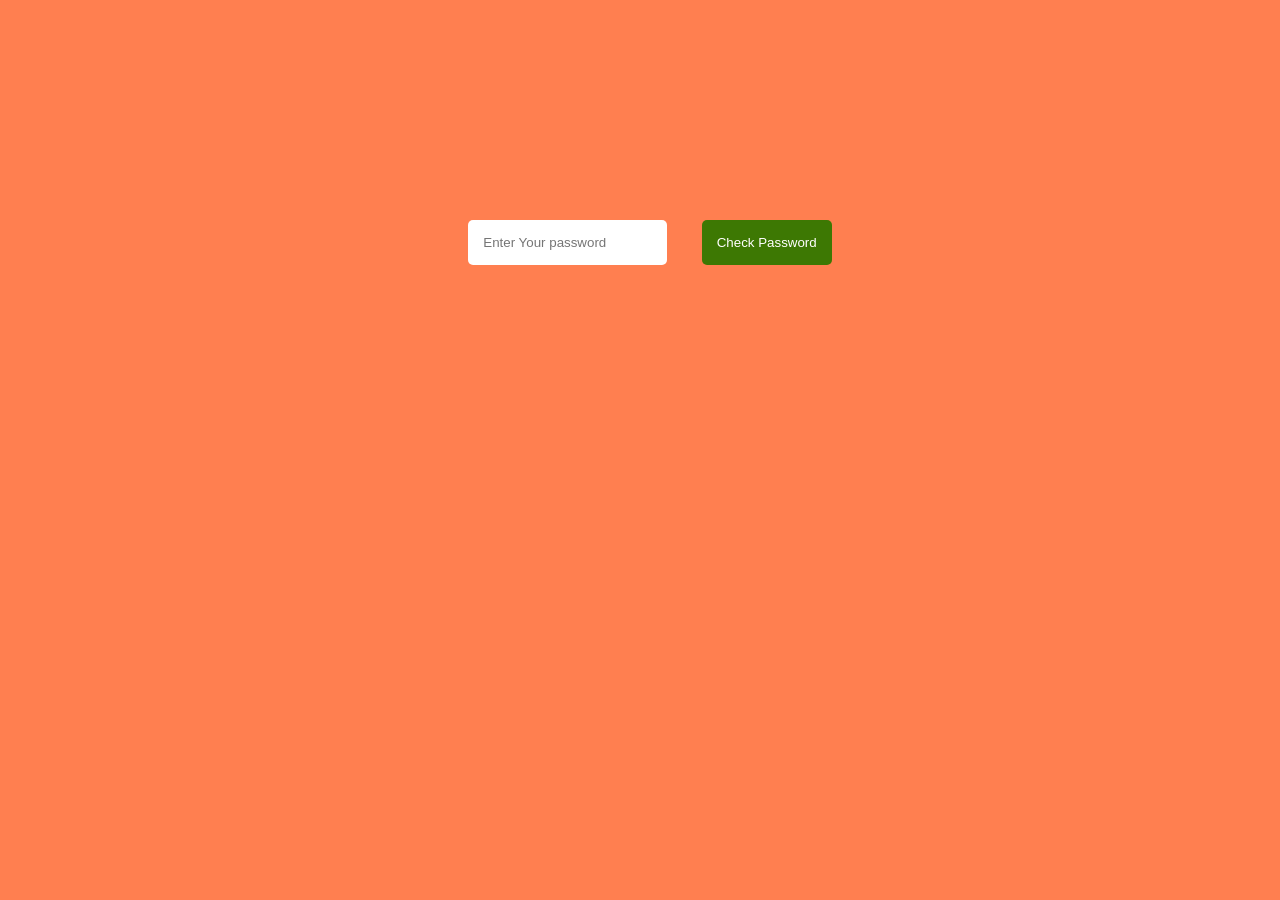
<file: Password Strength Checker.html>
<!DOCTYPE html>
<html lang="en">
<head>
    <meta charset="UTF-8">
    <meta name="viewport" content="width=device-width, initial-scale=1.0">
    <title>Password Strength Checker</title>
    <style>
        body{
            background-color: coral;
            justify-items: center;
            text-align: center;
            font-family:Verdana, Geneva, Tahoma, sans-serif ;
        }
        .container{
            margin-top: 200px;
        }
        input{
            padding: 15px;
            margin: 20px;
            border-radius: 5px;
            border: none;
        }
        button{
            padding: 15px;
            margin-left: 10px;
            border-radius: 5px;
            border: none;
            background-color: rgb(61, 120, 3);
            color: white;
        }
        #message{
            margin-top: 20px;
            font-size: 18px;
            font-weight: bold;
        }
    </style>
</head>
<body>
    <div class="container">
        <input type="password" id="passwordInput" placeholder="Enter Your password">
        <button id="checkPassword">Check Password</button>
        <p id="message"></p>
    </div>

    <script>
        const passwordInput = document.getElementById('passwordInput')
        const checkPasswordButton = document.getElementById('checkPassword')
        const message = document.getElementById('message')
        // checkPasswordButton.addEventListener('click' , function(){
        function evaluatePassword(){    //for enter a btn
            const password =passwordInput.value;

            let score=0;
            let missing=[];

            if(password.length >= 8){
                console.log("Good: password has 8+ charactors");
            }else{
                console.log("Weak: password not has 8+ charactors"); 
            }
            if(/[A-Z]/.test(password)){
                console.log("Good: password has Upper Case Letter");
            }else{
                console.log("Weak: password has No Upper Case Letter");  
            }
            if(/[0-9]/.test(password)){
                console.log("Good: password has Number");
            }else{
                console.log("Weak: password has No Number");
            }
            if(/[!@#$%^&*]/.test(password)){
                console.log("Good: password has Special Cahractors");
            }else{
                console.log("Weak: password has No Special Cahractors"); 
            }
            // Lets Ceck password Strngth through Scores
            if(password.length >= 8) score = score +1;
            if(/[A-Z]/.test(password)) score = score +1;
            if(/[0-9]/.test(password)) score = score +1;
            if(/[!@#$%^&*]/.test(password)) score = score + 1;
           console.log(`Your Password Score is:${score}`);
           
//  Password showing message acording to a score

              if(score <= 1){
                message.textContent="Weak Passwords";
                message.style.color= "red";
                message.style.fontSize="30px";
                }
                else if(score === 2){
                    message.textContent="Mwdium Password";
                    message.style.color='Orange';
                    message.style.fontSize='30px';
                }
                else if(score === 3){
                    message.textContent='Strong Password'
                    message.style.color='green';
                    messagestyle.fontSize='30px';
                }
                else if(score === 4){
                    message.textContent='Very Strong Password';
                    message.style.color='dark green';
                    message.style.fontSize='30px'
                }

                // *********************For a missing requirements*********
                if(password.length<8){
                    missing.push('8+ Charactor')
                }
                if(!/[A-Z]/.test(password)){
                    missing.push('Missnig Upper Case Letter')
                }
                if(!/[0-9]/.test(password)){
                    missing.push('Missing number')
                }
                if(!/[!@#$%^&*]/.test(password)){
                    missing.push('Missing a Special Cahractor')
                }


                if(score <= 2){
                    message.texContent += 'Missing' + missing.join(", ")
                }
                 console.log(`Your Password is:${password}`);
            }
           

            checkPasswordButton.addEventListener('click' , evaluatePassword);

                 passwordInput.addEventListener("keydown", function(e){      // for pressing the enter btn
                if(e.key === 'Enter') evaluatePassword();
                 });
            

    </script>
</body>
</html>
</file>
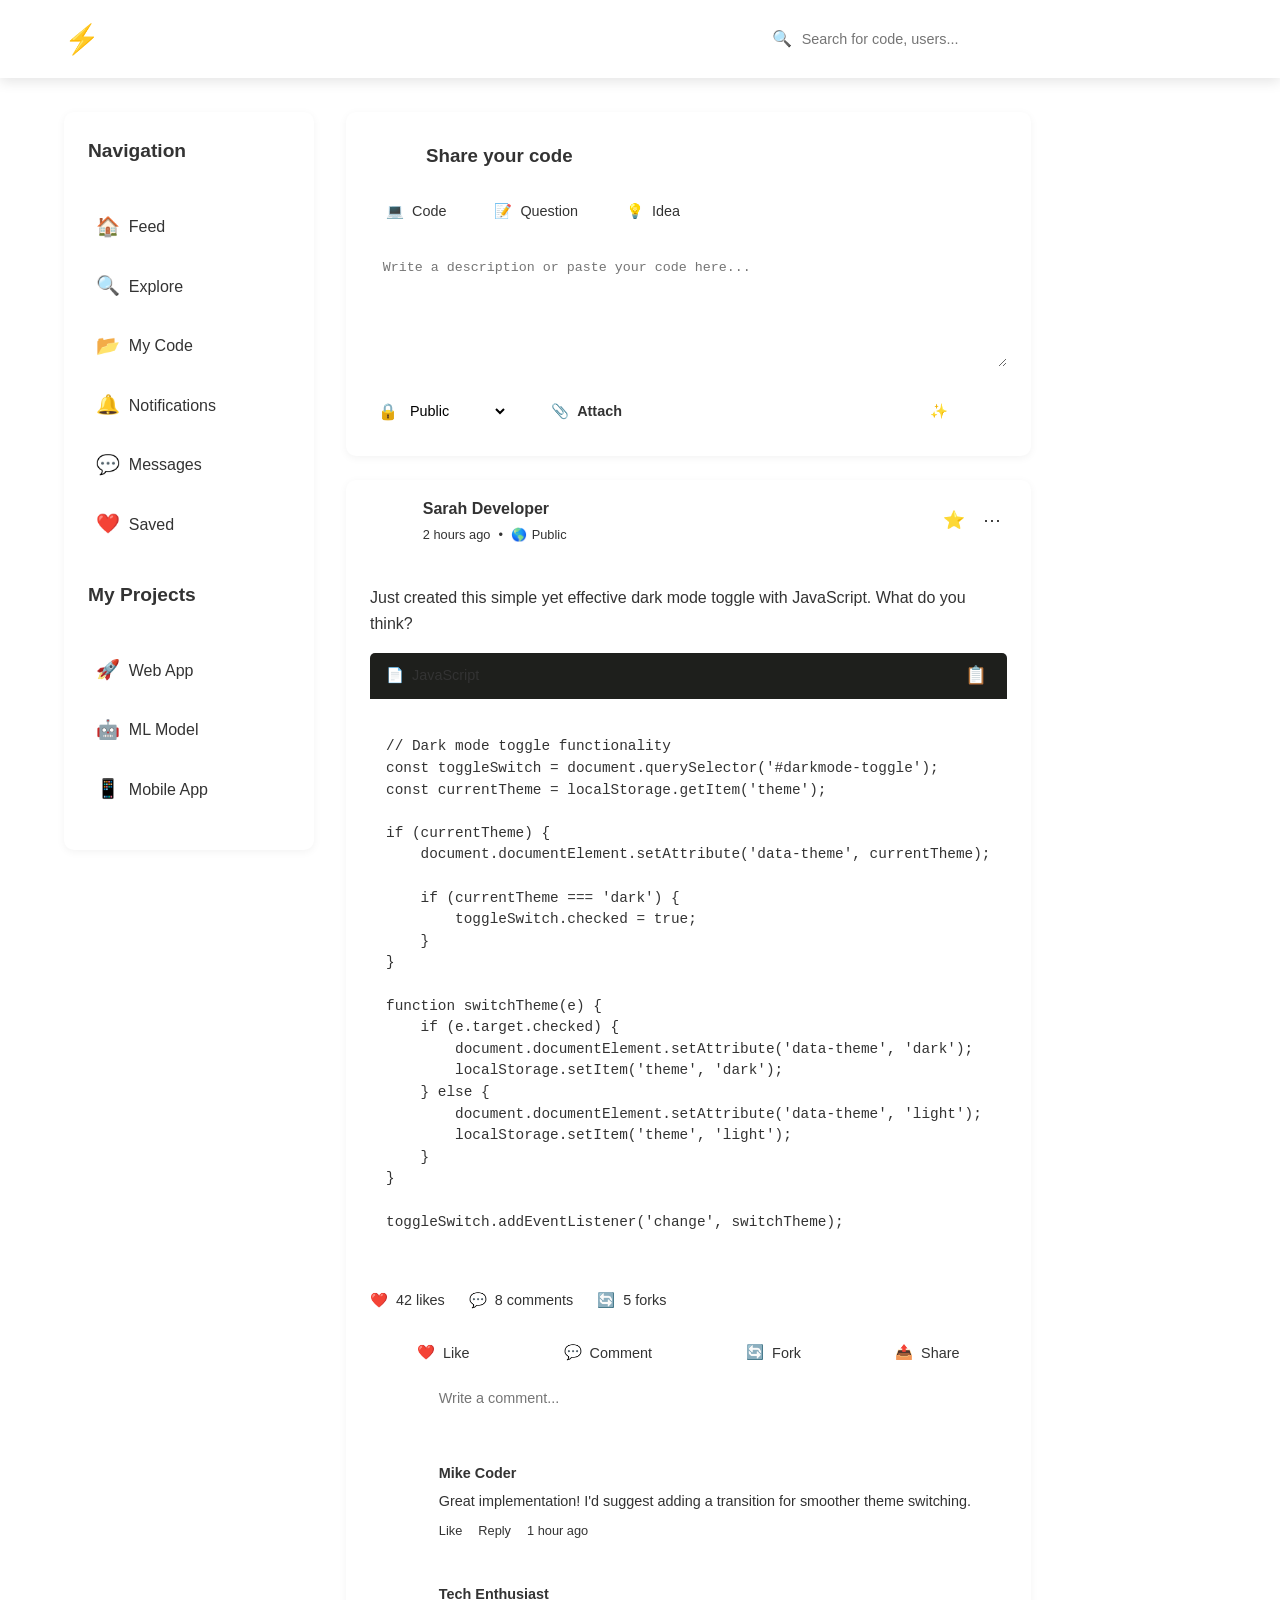
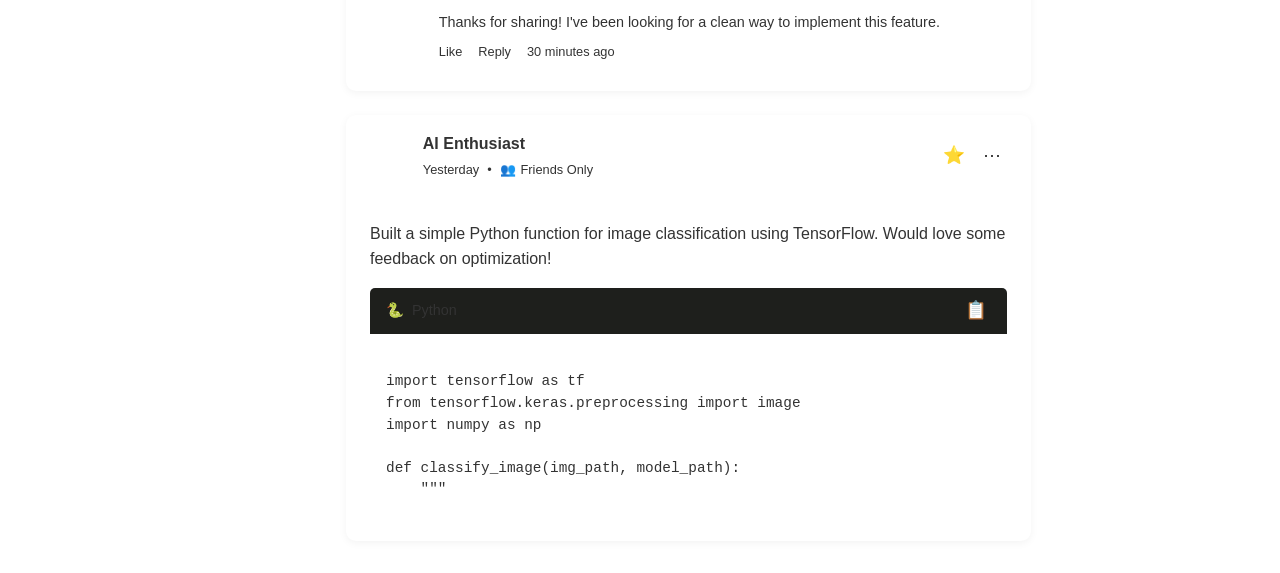
<file: Ai CodeLab/ai code lab join community.html>
<!DOCTYPE html>
<html lang="en">
<head>
    <meta charset="UTF-8">
    <meta name="viewport" content="width=device-width, initial-scale=1.0">
    <title>AI Code Lab - Social Code Sharing Platform</title>
  <link rel="stylesheet" href="ai code lab join community.css">
</head>
<body>
    <header>
        <div class="container">
            <nav>
                <a href="#" class="logo">
                    <span class="logo-icon">⚡</span>
                    AI Code Lab
                </a>
                
                <div class="nav-links">
                    <a href="#" class="active">Home</a>
                    <a href="#">Explore</a>
                    <a href="#">My Code</a>
                    <a href="#">Notifications</a>
                </div>
                
                <div class="nav-actions">
                    <div class="search-bar">
                        <span class="search-icon">🔍</span>
                        <input type="text" placeholder="Search for code, users...">
                    </div>
                    <button class="btn btn-outline">Login</button>
                    <button class="btn btn-primary">Sign Up</button>
                </div>
            </nav>
        </div>
    </header>

    <div class="container">
        <div class="main-content"> 
            <!-- Left Sidebar -->    
            <div class="sidebar">
                <h3 class="sidebar-title">Navigation</h3>
                <ul class="sidebar-menu">
                    <li>
                        <a href="#" class="active">
                            <span class="menu-icon">🏠</span>
                            Feed
                        </a>
                    </li>
                    <li>
                        <a href="#">
                            <span class="menu-icon">🔍</span>
                            Explore
                        </a>
                    </li>
                    <li>
                        <a href="#">
                            <span class="menu-icon">📂</span>
                            My Code
                        </a>
                    </li>
                    <li>
                        <a href="#">
                            <span class="menu-icon">🔔</span>
                            Notifications
                        </a>
                    </li>
                    <li>
                        <a href="#">
                            <span class="menu-icon">💬</span>
                            Messages
                        </a>
                    </li>
                    <li>
                        <a href="#">
                            <span class="menu-icon">❤️</span>
                            Saved
                        </a>
                    </li>
                </ul>
                
                <h3 class="sidebar-title" style="margin-top: 2rem;">My Projects</h3>
                <ul class="sidebar-menu">
                    <li>
                        <a href="#">
                            <span class="menu-icon">🚀</span>
                            Web App
                        </a>
                    </li>
                    <li>
                        <a href="#">
                            <span class="menu-icon">🤖</span>
                            ML Model
                        </a>
                    </li>
                    <li>
                        <a href="#">
                            <span class="menu-icon">📱</span>
                            Mobile App
                        </a>
                    </li>
                </ul>
            </div>
            
            <!-- Main Feed -->
            <div class="feed">
                <!-- Post Composer -->
                <div class="post-composer">
                    <div class="composer-header">
                        <div class="user-avatar">J</div>
                        <h3>Share your code</h3>
                    </div>
                    
                    <div class="composer-tabs">
                        <div class="composer-tab active">
                            <span>💻</span>
                            Code
                        </div>
                        <div class="composer-tab">
                            <span>📝</span>
                            Question
                        </div>
                        <div class="composer-tab">
                            <span>💡</span>
                            Idea
                        </div>
                    </div>
                    
                    <div class="composer-content">
                        <textarea placeholder="Write a description or paste your code here..."></textarea>
                    </div>
                    
                    <div class="composer-footer">
                        <div class="composer-options">
                            <div class="privacy-selector">
                                <span>🔒</span>
                                <select>
                                    <option>Public</option>
                                    <option>Private</option>
                                    <option>Friends Only</option>
                                </select>
                            </div>
                            <button class="btn">
                                <span>📎</span>
                                Attach
                            </button>
                        </div>
                        
                        <button class="btn btn-primary">
                            <span>✨</span>
                            Post
                        </button>
                    </div>
                </div>
                
                <!-- Code Post 1 -->
                <div class="code-post">
                    <div class="post-header">
                        <div class="post-author">
                            <div class="user-avatar">S</div>
                            <div class="author-info">
                                <h4>Sarah Developer</h4>
                                <div class="post-meta">
                                    <span>2 hours ago</span>
                                    <span>•</span>
                                    <div class="privacy-indicator">
                                        <span>🌎</span>
                                        <span>Public</span>
                                    </div>
                                </div>
                            </div>
                        </div>
                        
                        <div class="post-actions">
                            <button class="action-btn">⭐</button>
                            <button class="action-btn">⋯</button>
                        </div>
                    </div>
                    
                    <div class="post-content">
                        <div class="post-description">
                            <p>Just created this simple yet effective dark mode toggle with JavaScript. What do you think?</p>
                        </div>
                        
                        <div class="code-container">
                            <div class="code-header">
                                <div class="language-indicator">
                                    <span>📄</span>
                                    <span>JavaScript</span>
                                </div>
                                <button class="action-btn">📋</button>
                            </div>
                            <div class="code-content">
// Dark mode toggle functionality
const toggleSwitch = document.querySelector('#darkmode-toggle');
const currentTheme = localStorage.getItem('theme');

if (currentTheme) {
    document.documentElement.setAttribute('data-theme', currentTheme);
    
    if (currentTheme === 'dark') {
        toggleSwitch.checked = true;
    }
}

function switchTheme(e) {
    if (e.target.checked) {
        document.documentElement.setAttribute('data-theme', 'dark');
        localStorage.setItem('theme', 'dark');
    } else {
        document.documentElement.setAttribute('data-theme', 'light');
        localStorage.setItem('theme', 'light');
    }    
}

toggleSwitch.addEventListener('change', switchTheme);</div>
                        </div>
                    </div>
                    
                    <div class="post-footer">
                        <div class="engagement">
                            <div class="engagement-stats">
                                <div class="stat">
                                    <span>❤️</span>
                                    <span>42 likes</span>
                                </div>
                                <div class="stat">
                                    <span>💬</span>
                                    <span>8 comments</span>
                                </div>
                                <div class="stat">
                                    <span>🔄</span>
                                    <span>5 forks</span>
                                </div>
                            </div>
                        </div>
                        
                        <div class="action-buttons">
                            <button class="action-button">
                                <span>❤️</span>
                                <span>Like</span>
                            </button>
                            <button class="action-button">
                                <span>💬</span>
                                <span>Comment</span>
                            </button>
                            <button class="action-button">
                                <span>🔄</span>
                                <span>Fork</span>
                            </button>
                            <button class="action-button">
                                <span>📤</span>
                                <span>Share</span>
                            </button>
                        </div>
                        
                        <div class="comments-section">
                            <div class="comment-composer">
                                <div class="user-avatar">J</div>
                                <textarea placeholder="Write a comment..."></textarea>
                            </div>
                            
                            <div class="comment">
                                <div class="user-avatar">M</div>
                                <div class="comment-content">
                                    <div class="comment-author">Mike Coder</div>
                                    <p>Great implementation! I'd suggest adding a transition for smoother theme switching.</p>
                                    <div class="comment-actions">
                                        <span class="comment-action">Like</span>
                                        <span class="comment-action">Reply</span>
                                        <span>1 hour ago</span>
                                    </div>
                                </div>
                            </div>
                            
                            <div class="comment">
                                <div class="user-avatar">T</div>
                                <div class="comment-content">
                                    <div class="comment-author">Tech Enthusiast</div>
                                    <p>Thanks for sharing! I've been looking for a clean way to implement this feature.</p>
                                    <div class="comment-actions">
                                        <span class="comment-action">Like</span>
                                        <span class="comment-action">Reply</span>
                                        <span>30 minutes ago</span>
                                    </div>
                                </div>
                            </div>
                        </div>
                    </div>
                </div>
                
                <!-- Code Post 2 -->
                <div class="code-post">
                    <div class="post-header">
                        <div class="post-author">
                            <div class="user-avatar">A</div>
                            <div class="author-info">
                                <h4>AI Enthusiast</h4>
                                <div class="post-meta">
                                    <span>Yesterday</span>
                                    <span>•</span>
                                    <div class="privacy-indicator">
                                        <span>👥</span>
                                        <span>Friends Only</span>
                                    </div>
                                </div>
                            </div>
                        </div>
                        
                        <div class="post-actions">
                            <button class="action-btn">⭐</button>
                            <button class="action-btn">⋯</button>
                        </div>
                    </div>
                    
                    <div class="post-content">
                        <div class="post-description">
                            <p>Built a simple Python function for image classification using TensorFlow. Would love some feedback on optimization!</p>
                        </div>
                        
                        <div class="code-container">
                            <div class="code-header">
                                <div class="language-indicator">
                                    <span>🐍</span>
                                    <span>Python</span>
                                </div>
                                <button class="action-btn">📋</button>
                            </div>
                            <div class="code-content">
import tensorflow as tf
from tensorflow.keras.preprocessing import image
import numpy as np

def classify_image(img_path, model_path):
    """
</file>
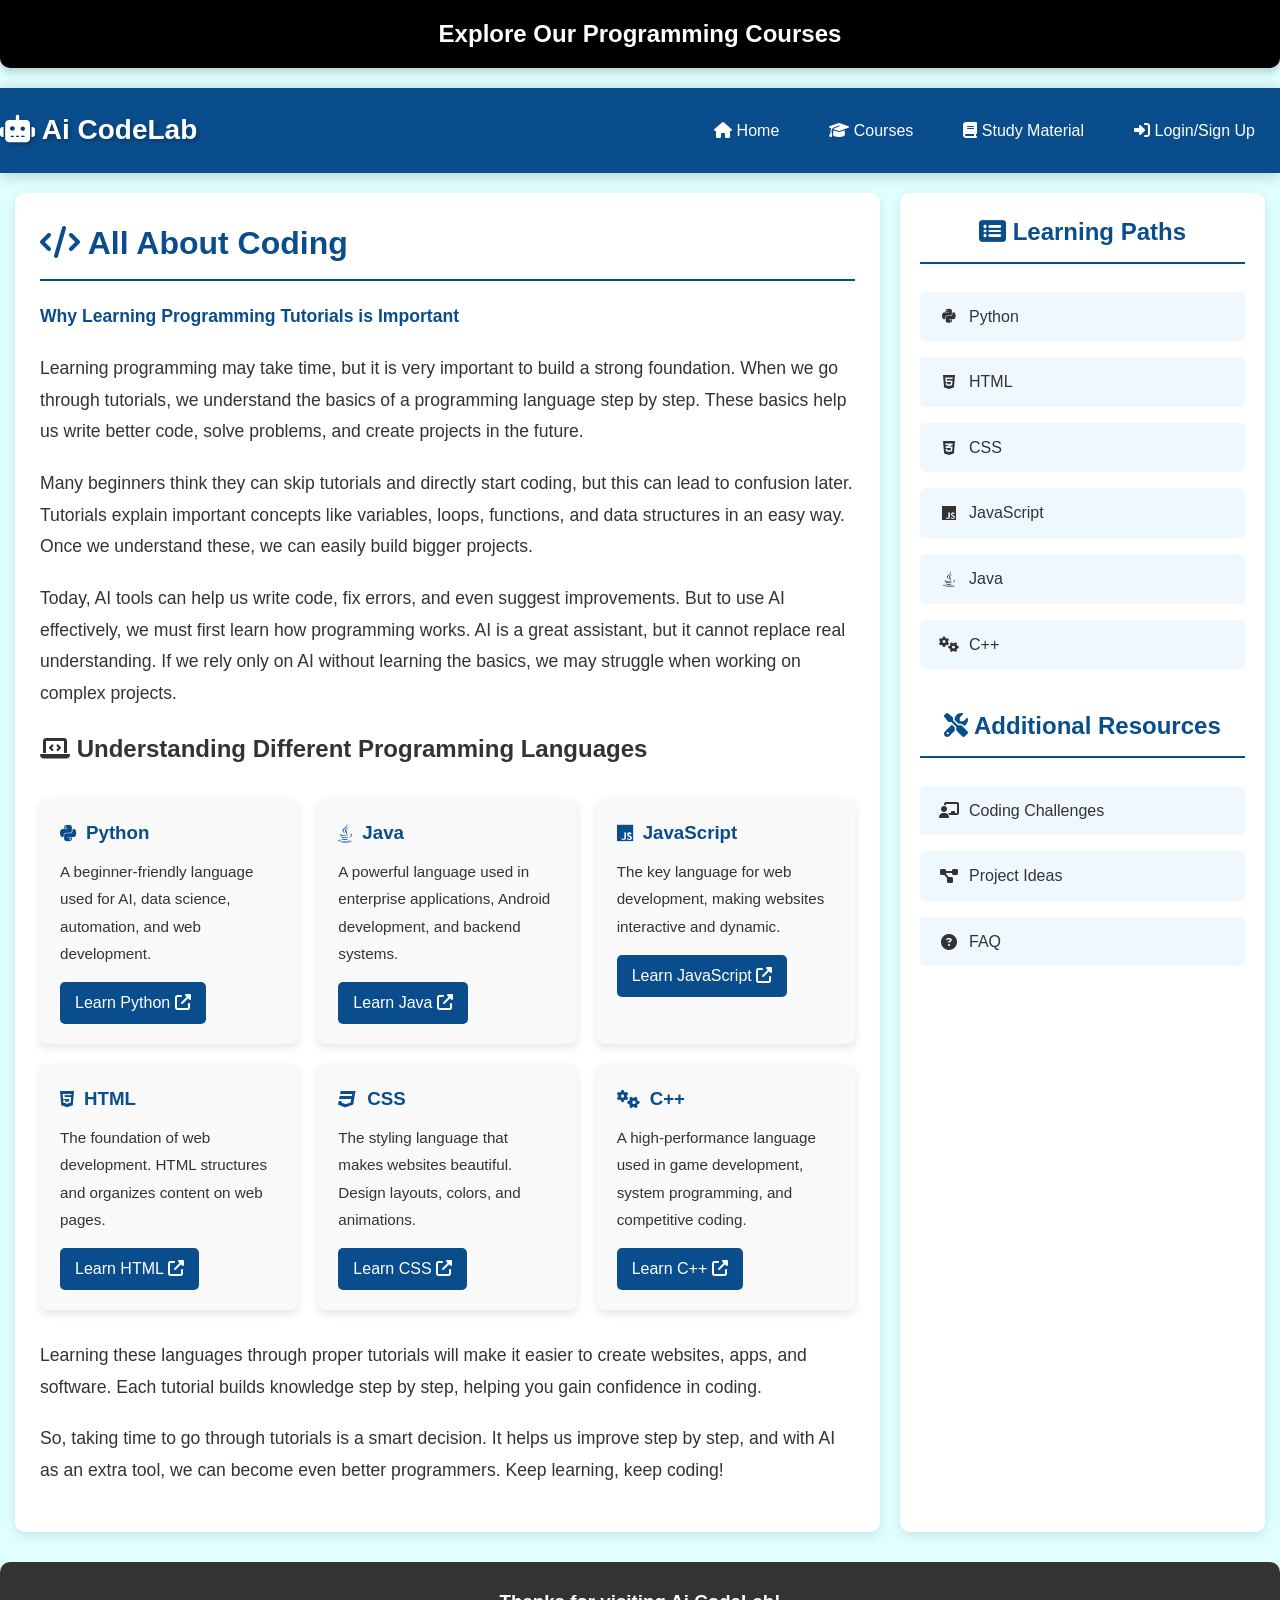
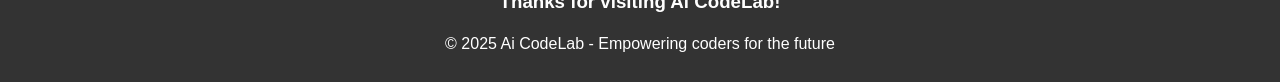
<file: Ai CodeLab/Ai Codelab Courses.html>
<!-- <!DOCTYPE html>
<html lang="en">
<head>
    <meta charset="UTF-8">
    <meta name="viewport" content="width=device-width, initial-scale=1.0">
    <title>Courses</title>
    <style>
        body{
            margin: 0;
            padding: 0;
             background-color: aquamarine;
            box-sizing: border-box;
             list-style: none;
            line-height: 1.5rem;
            max-width: 100vw;
            overflow-x: hidden;
        }
        .h1{
            padding: 20px;
            margin: 20px;
            height: fit-content;
            width: fit-content;
            border-top: 10px;
            font-size:35px;
            color: white;
        }
        nav{
            display: flex;
            height: 30px;
            justify-content: space-between;
            padding: 10px;
            height: 70px;
        }
        nav a{
    color: white;
    text-decoration: none;
    padding: 30px 20px;
    float: left;
    background-color: rgb(8, 70, 128); 
}
header{
    background-color: rgb(8, 70, 128);
     position: sticky;   
    top: 0;
    height: min-content;
}

nav a:hover{
    color:black;
    font-family: Verdana, Geneva, Tahoma, sans-serif;
}
.box{
    height: min-content;
    width: 99%;
    margin: 15px;
    padding: 20px; 
    text-align: center;
    font-size: 35px;
    font-family: 'Gill Sans', 'Gill Sans MT', Calibri, 'Trebuchet MS', sans-serif;
    background-color: black;
    color:white;
}
main{
 display: flex;
 flex-direction: column;
 height: min-content;
  width: 60%; 
 float: left;
 padding: 20px;
 margin: 10px;
background-color: bisque;
/* overflow:scroll; */
}
.nav{
    display: flex;
    float: right;
    /* width: min-content; */
    width: 25%;
    flex-direction: column;
    height: fit-content;
    padding-block: 20px;
    margin: 10px;
    padding: 20px;
    text-align: center;
    background-color: aquamarine;
}
footer{
    height: min-content;
    width: 100%;
    background-color: gray;
    font-family: 'Times New Roman', Times, serif;
    display: flex;
    flex-direction: row; 
    color: black;
    text-align: center;
    margin: 0 auto;
}

    </style>
</head>
<body>
    <div ><h2 class="box">Courses</h2></div>

    <header>
        <nav>
        <h1 class="h1">Ai CodeLab</h1>
        <nav>
       
        <a target="_blank" href="ai codelab1html.html" class="active"><i class="fas fa-home"></i> Home</a>
        <a  href="Ai Codelab Courses.html"><i class="fas fa-graduation-cap"></i> Courses</a>
        <a target="_blank" href="Ai Codelab StyudyMeterial.html"><i class="fas fa-book"></i> Study Material</a>
        <a target="_blank" href="Ai Codelab login.html"><i class="fas fa-sign-in-alt"></i> Login/Sign Up</a>
       
       
    </nav>
</header>

<nav class="nav">
    <h1><i>Nav</i></h1>
    <a target="_blank"  href="https://www.youtube.com/playlist?list=PLGjplNEQ1it8-0CmoljS5yeV-GlKSUEt0">Python</a>
    <a target="_blank"  href="https://www.youtube.com/watch?v=HcOc7P5BMi4">Html</a>
    <a target="_blank"  href="https://www.youtube.com/watch?v=ESnrn1kAD4E">CSS</a>
    <a target="_blank"  href="https://www.youtube.com/watch?v=ajdRvxDWH4w&list=PLGjplNEQ1it_oTvuLRNqXfz_v_0pq6unW">JavaScript</a>
    <a target="_blank"  href="https://www.youtube.com/watch?v=UmnCZ7-9yDY">java</a>
    <a target="_blank"  href="https://www.youtube.com/watch?v=z9bZufPHFLU&list=PLfqMhTWNBTe0b2nM6JHVCnAkhQRGiZMSJ">C++</a>
</nav>

<main>
    <h1>ALL about Coding</h1>
    <p>**Why Learning Programming Tutorials is Important**

        Learning programming may take time, but it is very important to build a strong foundation. When we go through tutorials, we understand the basics of a programming language step by step. These basics help us write better code, solve problems, and create projects in the future.
        
        Many beginners think they can skip tutorials and directly start coding, but this can lead to confusion later. Tutorials explain important concepts like variables, loops, functions, and data structures in an easy way. Once we understand these, we can easily build bigger projects.
        
        Today, AI tools can help us write code, fix errors, and even suggest improvements. But to use AI effectively, we must first learn how programming works. AI is a great assistant, but it cannot replace real understanding. If we rely only on AI without learning the basics, we may struggle when working on complex projects.
        
        ### Understanding Different Programming Languages
        
        There are many programming languages, and each one has its own purpose. Here are some of the most important ones:
        
        - **Python**: A beginner-friendly language used for AI, data science, automation, and web development.
        - **Java**: A powerful language used in enterprise applications, Android development, and backend systems.
        - **JavaScript**: The key language for web development, making websites interactive and dynamic.
        - **HTML & CSS**: The building blocks of web pages. HTML structures content, while CSS styles and designs it.
        - **C++**: A high-performance language used in game development, system programming, and competitive coding.
        
        Learning these languages through proper tutorials will make it easier to create websites, apps, and software. Each tutorial builds knowledge step by step, helping you gain confidence in coding.
        
        So, taking time to go through tutorials is a smart decision. It helps us improve step by step, and with AI as an extra tool, we can become even better programmers. Keep learning, keep coding!
        
        </p>
</main>
<footer>
    <h1>Thanks for visiting</h1>
</footer>
</body>
</html> -->




<!DOCTYPE html>
<html lang="en">
<head>
    <meta charset="UTF-8">
    <meta name="viewport" content="width=device-width, initial-scale=1.0">
    <title>Ai CodeLab - Courses</title>
    <!-- Adding Font Awesome for icons -->
    <link rel="stylesheet" href="https://cdnjs.cloudflare.com/ajax/libs/font-awesome/6.4.0/css/all.min.css">
    <style>
        /* CSS Reset and Base Styles */
        * {
            margin: 0;
            padding: 0;
            box-sizing: border-box;
        }
        
        body {
            font-family: 'Segoe UI', Tahoma, Geneva, Verdana, sans-serif; /* Modern, readable font */
            line-height: 1.6;
            color: #333;
            background-color: #e0ffff; /* Lighter aquamarine for better readability */
            overflow-x: hidden;
        }

        /* Container for layout structure */
        .container {
            width: 100%;
            max-width: 1400px;
            margin: 0 auto;
            padding: 0 15px;
        }

        /* Page Title Banner */
        .page-title {
            background-color: #000;
            color: white;
            padding: 15px;
            margin-bottom: 20px;
            text-align: center;
            border-radius: 0 0 10px 10px;
            box-shadow: 0 4px 8px rgba(0, 0, 0, 0.2);
        }

        /* Header and Navigation Styling */
        header {
            background-color: #0a4d8c; /* Richer blue for header */
            position: sticky;
            top: 0;
            z-index: 1000; /* Ensures header stays on top */
            padding: 10px 0;
            box-shadow: 0 2px 15px rgba(0, 0, 0, 0.2);
        }

        .header-content {
            display: flex;
            justify-content: space-between;
            align-items: center;
        }

        .logo {
            color: white;
            font-size: 28px;
            font-weight: bold;
            text-shadow: 2px 2px 4px rgba(0, 0, 0, 0.3);
            padding: 10px 0;
        }

        .main-nav {
            display: flex;
        }

        .main-nav a {
            color: white;
            text-decoration: none;
            padding: 12px 20px;
            margin: 0 5px;
            border-radius: 5px;
            transition: all 0.3s ease;
            font-weight: 500;
        }

        .main-nav a:hover, .main-nav a.active {
            background-color: rgba(255, 255, 255, 0.2);
            transform: translateY(-2px);
        }

        .main-nav a.active {
            border-bottom: 3px solid #fff;
        }

        /* Mobile Navigation Toggle */
        .menu-toggle {
            display: none;
            background: none;
            border: none;
            color: white;
            font-size: 24px;
            cursor: pointer;
        }

        /* Main Content Layout */
        .content-wrapper {
            display: flex;
            flex-wrap: wrap;
            gap: 20px;
            margin: 20px 0;
        }

        /* Main Content Area */
        main {
            flex: 1 1 65%;
            background-color: #fff;
            padding: 25px;
            border-radius: 10px;
            box-shadow: 0 4px 12px rgba(0, 0, 0, 0.1);
        }

        main h1 {
            color: #0a4d8c;
            margin-bottom: 20px;
            border-bottom: 2px solid #0a4d8c;
            padding-bottom: 10px;
        }

        main p {
            font-size: 1.1rem;
            line-height: 1.8;
            margin-bottom: 20px;
        }

        /* Formatting for markdown-style content */
        main strong {
            font-weight: 600;
            color: #0a4d8c;
        }

        main ul {
            margin-left: 20px;
            margin-bottom: 20px;
        }

        main li {
            margin-bottom: 10px;
        }

        /* Side Navigation */
        .side-nav {
            flex: 1 1 25%;
            display: flex;
            flex-direction: column;
            background-color: #fff;
            border-radius: 10px;
            box-shadow: 0 4px 12px rgba(0, 0, 0, 0.1);
            padding: 20px;
        }

        .side-nav h2 {
            color: #0a4d8c;
            text-align: center;
            margin-bottom: 20px;
            border-bottom: 2px solid #0a4d8c;
            padding-bottom: 10px;
        }

        .side-nav a {
            display: flex;
            align-items: center;
            color: #333;
            text-decoration: none;
            padding: 12px 15px;
            margin: 8px 0;
            background-color: #f0f8ff; /* Light blue background */
            border-radius: 5px;
            transition: all 0.3s ease;
            border-left: 4px solid transparent;
        }

        .side-nav a:hover {
            background-color: #0a4d8c;
            color: white;
            transform: translateX(5px);
            border-left-color: #ffd700; /* Gold accent */
        }

        .side-nav a i {
            margin-right: 10px;
            width: 20px;
            text-align: center;
        }

        /* Footer Styling */
        footer {
            background-color: #333;
            color: white;
            text-align: center;
            padding: 25px 0;
            margin-top: 30px;
            border-radius: 10px 10px 0 0;
        }

        footer h3 {
            margin-bottom: 15px;
        }

        /* Card Layout for Programming Languages */
        .language-grid {
            display: grid;
            grid-template-columns: repeat(auto-fill, minmax(250px, 1fr));
            gap: 20px;
            margin-top: 30px;
        }

        .language-card {
            background-color: #f9f9f9;
            border-radius: 8px;
            padding: 20px;
            box-shadow: 0 4px 8px rgba(0, 0, 0, 0.1);
            transition: transform 0.3s ease;
        }

        .language-card:hover {
            transform: translateY(-5px);
            box-shadow: 0 6px 12px rgba(0, 0, 0, 0.15);
        }

        .language-card h3 {
            color: #0a4d8c;
            margin-bottom: 10px;
            display: flex;
            align-items: center;
        }

        .language-card h3 i {
            margin-right: 10px;
        }

        .language-card p {
            font-size: 0.95rem;
            margin-bottom: 15px;
        }

        .language-card a {
            display: inline-block;
            background-color: #0a4d8c;
            color: white;
            padding: 8px 15px;
            border-radius: 5px;
            text-decoration: none;
            transition: background-color 0.3s ease;
        }

        .language-card a:hover {
            background-color: #073666;
        }

        /* Responsive Design */
        @media (max-width: 992px) {
            .content-wrapper {
                flex-direction: column;
            }
            
            main, .side-nav {
                flex: 1 1 100%;
            }
            
            .side-nav {
                order: -1; /* Move sidebar above main content on smaller screens */
            }
        }

        @media (max-width: 768px) {
            .header-content {
                flex-direction: column;
                align-items: flex-start;
            }
            
            .menu-toggle {
                display: block;
                position: absolute;
                top: 20px;
                right: 20px;
            }
            
            .main-nav {
                display: none; /* Hide by default on mobile */
                flex-direction: column;
                width: 100%;
                margin-top: 15px;
            }
            
            .main-nav.active {
                display: flex; /* Show when active */
            }
            
            .main-nav a {
                margin: 5px 0;
            }
            
            .language-grid {
                grid-template-columns: 1fr;
            }
        }

        @media (max-width: 480px) {
            .logo {
                font-size: 24px;
            }
            
            main h1 {
                font-size: 24px;
            }
            
            .page-title h2 {
                font-size: 20px;
            }
        }
    </style>
</head>
<body>
    <!-- Page Title Banner -->
    <div class="page-title">
        <h2>Explore Our Programming Courses</h2>
    </div>
       
   
    <header>

        <div class="header-content">
            <a class="logo">
                <i class="fas fa-robot"></i> Ai CodeLab
            </a>
            <nav class="main-nav">
                <a href="ai codelab1.html"><i class="fas fa-home"></i> Home</a>
                <a href="Ai Codelab Courses.html"><i class="fas fa-graduation-cap"></i> Courses</a>
                <a href="Ai Codelab StyudyMeterial.html"><i class="fas fa-book"></i> Study Material</a>
                <a href="Ai Codelab login.html"><i class="fas fa-sign-in-alt"></i> Login/Sign Up</a>
            </nav>
        </div>
    </header>



    <!-- Main Content Area -->
    <div class="container">
        <div class="content-wrapper">
            <!-- Main Content -->
            <main>
                <h1><i class="fas fa-code"></i> All About Coding</h1>
                <p>
                    <strong>Why Learning Programming Tutorials is Important</strong>
                </p>
                <p>
                    Learning programming may take time, but it is very important to build a strong foundation. When we go through tutorials, we understand the basics of a programming language step by step. These basics help us write better code, solve problems, and create projects in the future.
                </p>
                <p>
                    Many beginners think they can skip tutorials and directly start coding, but this can lead to confusion later. Tutorials explain important concepts like variables, loops, functions, and data structures in an easy way. Once we understand these, we can easily build bigger projects.
                </p>
                <p>
                    Today, AI tools can help us write code, fix errors, and even suggest improvements. But to use AI effectively, we must first learn how programming works. AI is a great assistant, but it cannot replace real understanding. If we rely only on AI without learning the basics, we may struggle when working on complex projects.
                </p>
                
                <h2><i class="fas fa-laptop-code"></i> Understanding Different Programming Languages</h2>
                
                <!-- Language cards grid section -->
                <div class="language-grid">
                    <!-- Python Card -->
                    <div class="language-card">
                        <h3><i class="fab fa-python"></i> Python</h3>
                        <p>A beginner-friendly language used for AI, data science, automation, and web development.</p>
                        <a href="https://www.youtube.com/playlist?list=PLGjplNEQ1it8-0CmoljS5yeV-GlKSUEt0" target="_blank">Learn Python <i class="fas fa-external-link-alt"></i></a>
                    </div>
                    
                    <!-- Java Card -->
                    <div class="language-card">
                        <h3><i class="fab fa-java"></i> Java</h3>
                        <p>A powerful language used in enterprise applications, Android development, and backend systems.</p>
                        <a href="https://www.youtube.com/watch?v=UmnCZ7-9yDY" target="_blank">Learn Java <i class="fas fa-external-link-alt"></i></a>
                    </div>
                    
                    <!-- JavaScript Card -->
                    <div class="language-card">
                        <h3><i class="fab fa-js"></i> JavaScript</h3>
                        <p>The key language for web development, making websites interactive and dynamic.</p>
                        <a href="https://www.youtube.com/watch?v=ajdRvxDWH4w&list=PLGjplNEQ1it_oTvuLRNqXfz_v_0pq6unW" target="_blank">Learn JavaScript <i class="fas fa-external-link-alt"></i></a>
                    </div>
                    

                    <!-- Replace the combined HTML & CSS card with these two separate cards -->

<!-- HTML Card -->
<div class="language-card">
    <h3><i class="fab fa-html5"></i> HTML</h3>
    <p>The foundation of web development. HTML structures and organizes content on web pages.</p>
    <a href="https://www.youtube.com/watch?v=HcOc7P5BMi4" target="_blank">Learn HTML <i class="fas fa-external-link-alt"></i></a>
</div>

<!-- CSS Card -->
<div class="language-card">
    <h3><i class="fab fa-css3"></i> CSS</h3>
    <p>The styling language that makes websites beautiful. Design layouts, colors, and animations.</p>
    <a href="https://www.youtube.com/watch?v=ESnrn1kAD4E" target="_blank">Learn CSS <i class="fas fa-external-link-alt"></i></a>
</div>
                    
                    
                    <!-- C++ Card -->
                    <div class="language-card">
                        <h3><i class="fas fa-cogs"></i> C++</h3>
                        <p>A high-performance language used in game development, system programming, and competitive coding.</p>
                        <a href="https://www.youtube.com/watch?v=z9bZufPHFLU&list=PLfqMhTWNBTe0b2nM6JHVCnAkhQRGiZMSJ" target="_blank">Learn C++ <i class="fas fa-external-link-alt"></i></a>
                    </div>
                </div>
                
                <p style="margin-top: 30px;">
                    Learning these languages through proper tutorials will make it easier to create websites, apps, and software. Each tutorial builds knowledge step by step, helping you gain confidence in coding.
                </p>
                <p>
                    So, taking time to go through tutorials is a smart decision. It helps us improve step by step, and with AI as an extra tool, we can become even better programmers. Keep learning, keep coding!
                </p>
            </main>

            <!-- Side Navigation -->
            <aside class="side-nav">
                <h2><i class="fas fa-list-alt"></i> Learning Paths</h2>
                <a href="https://www.youtube.com/playlist?list=PLGjplNEQ1it8-0CmoljS5yeV-GlKSUEt0" target="_blank"><i class="fab fa-python"></i> Python</a>
                <a href="https://www.youtube.com/watch?v=HcOc7P5BMi4" target="_blank"><i class="fab fa-html5"></i> HTML</a>
                <a href="https://www.youtube.com/watch?v=ESnrn1kAD4E" target="_blank"><i class="fab fa-css3-alt"></i> CSS</a>
                <a href="https://www.youtube.com/watch?v=ajdRvxDWH4w&list=PLGjplNEQ1it_oTvuLRNqXfz_v_0pq6unW" target="_blank"><i class="fab fa-js"></i> JavaScript</a>
                <a href="https://www.youtube.com/watch?v=UmnCZ7-9yDY" target="_blank"><i class="fab fa-java"></i> Java</a>
                <a href="https://www.youtube.com/watch?v=z9bZufPHFLU&list=PLfqMhTWNBTe0b2nM6JHVCnAkhQRGiZMSJ" target="_blank"><i class="fas fa-cogs"></i> C++</a>
                
                <!-- Additional resources -->
                <h2 style="margin-top: 30px;"><i class="fas fa-tools"></i> Additional Resources</h2>
                <a href="#"><i class="fas fa-chalkboard-teacher"></i> Coding Challenges</a>
                <a href="#"><i class="fas fa-project-diagram"></i> Project Ideas</a>
                <a href="#"><i class="fas fa-question-circle"></i> FAQ</a>
            </aside>
        </div>
    </div>

    <!-- Footer -->
    <footer>
        <div class="container">
            <h3>Thanks for visiting Ai CodeLab!</h3>
            <p>© 2025 Ai CodeLab - Empowering coders for the future</p>
        </div>
    </footer>

    <!-- JavaScript for mobile menu toggle -->
    <script>
        // Wait for the DOM to be fully loaded
        document.addEventListener('DOMContentLoaded', function() {
            // Get elements
            const menuToggle = document.getElementById('menuToggle');
            const mainNav = document.getElementById('mainNav');
            
            // Toggle menu visibility when clicking the menu button
            menuToggle.addEventListener('click', function() {
                mainNav.classList.toggle('active');
            });
        });
    </script>
</body>
</html>
</file>
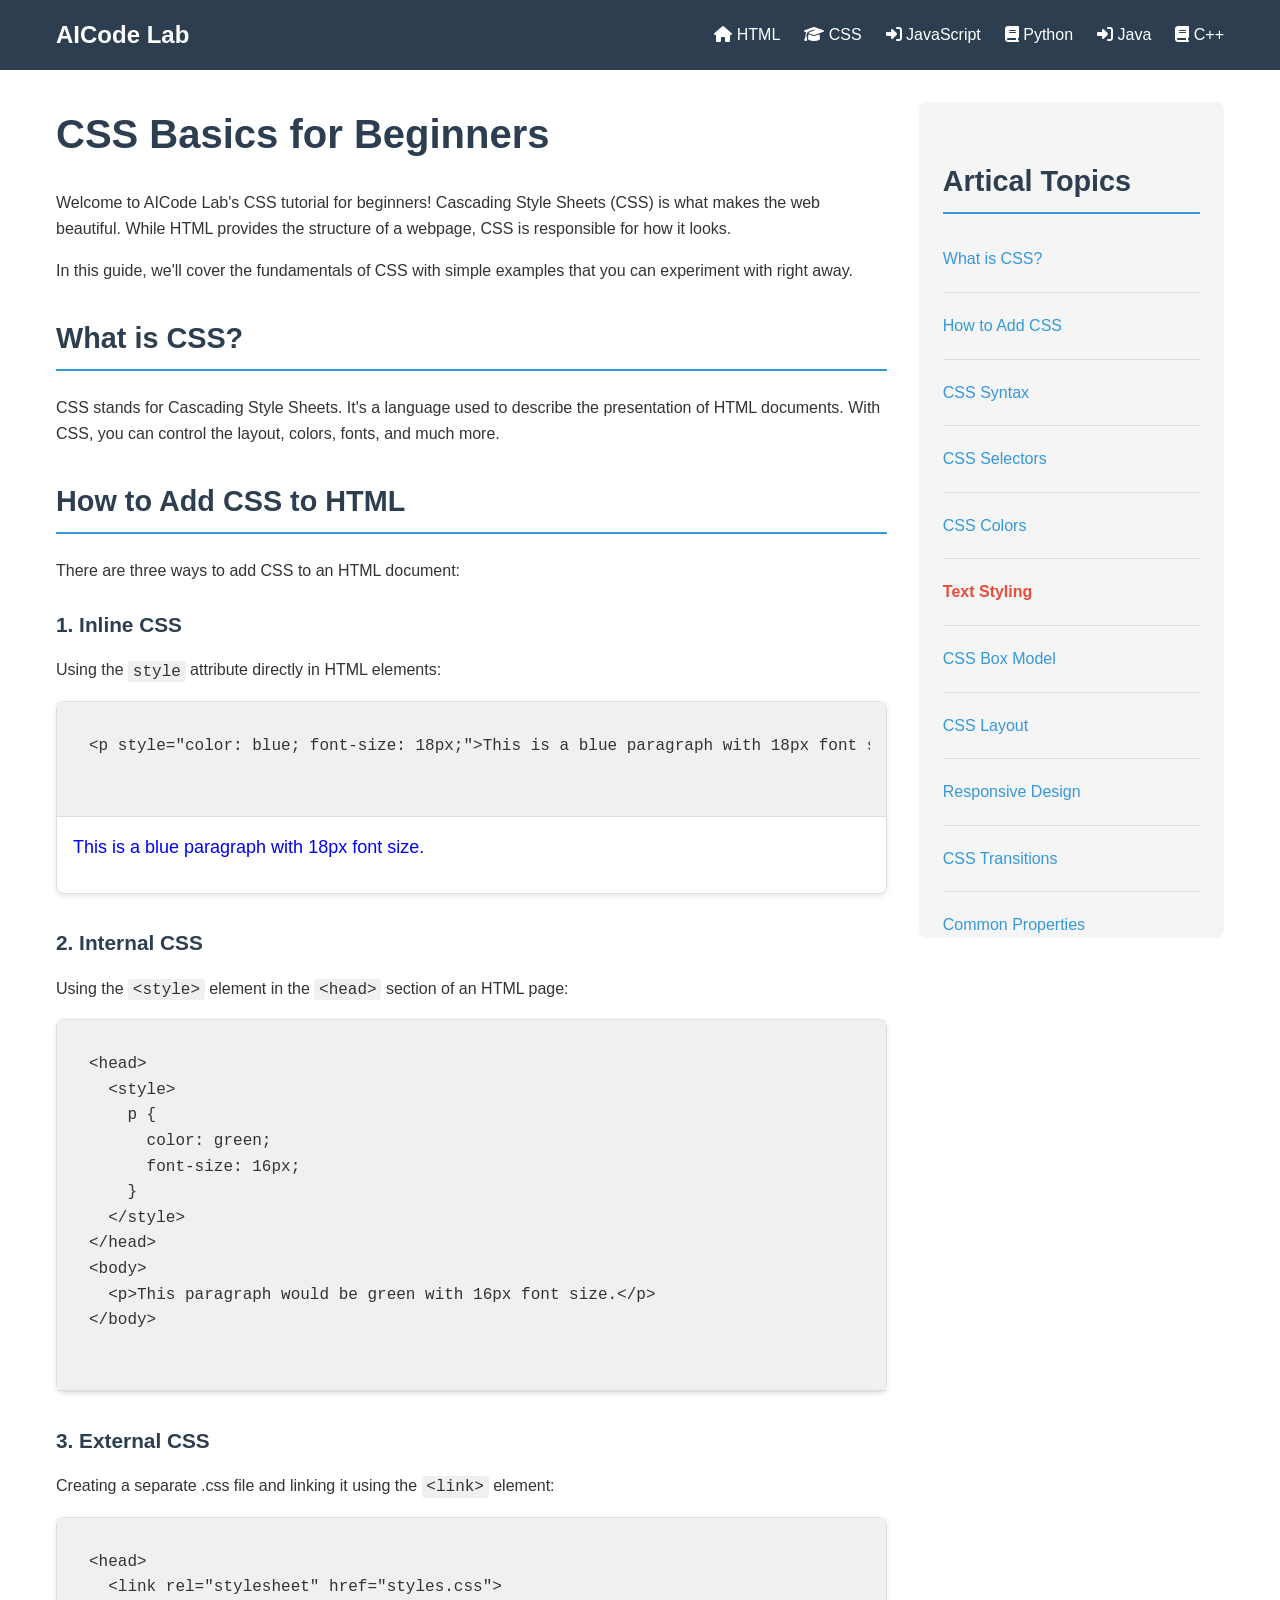
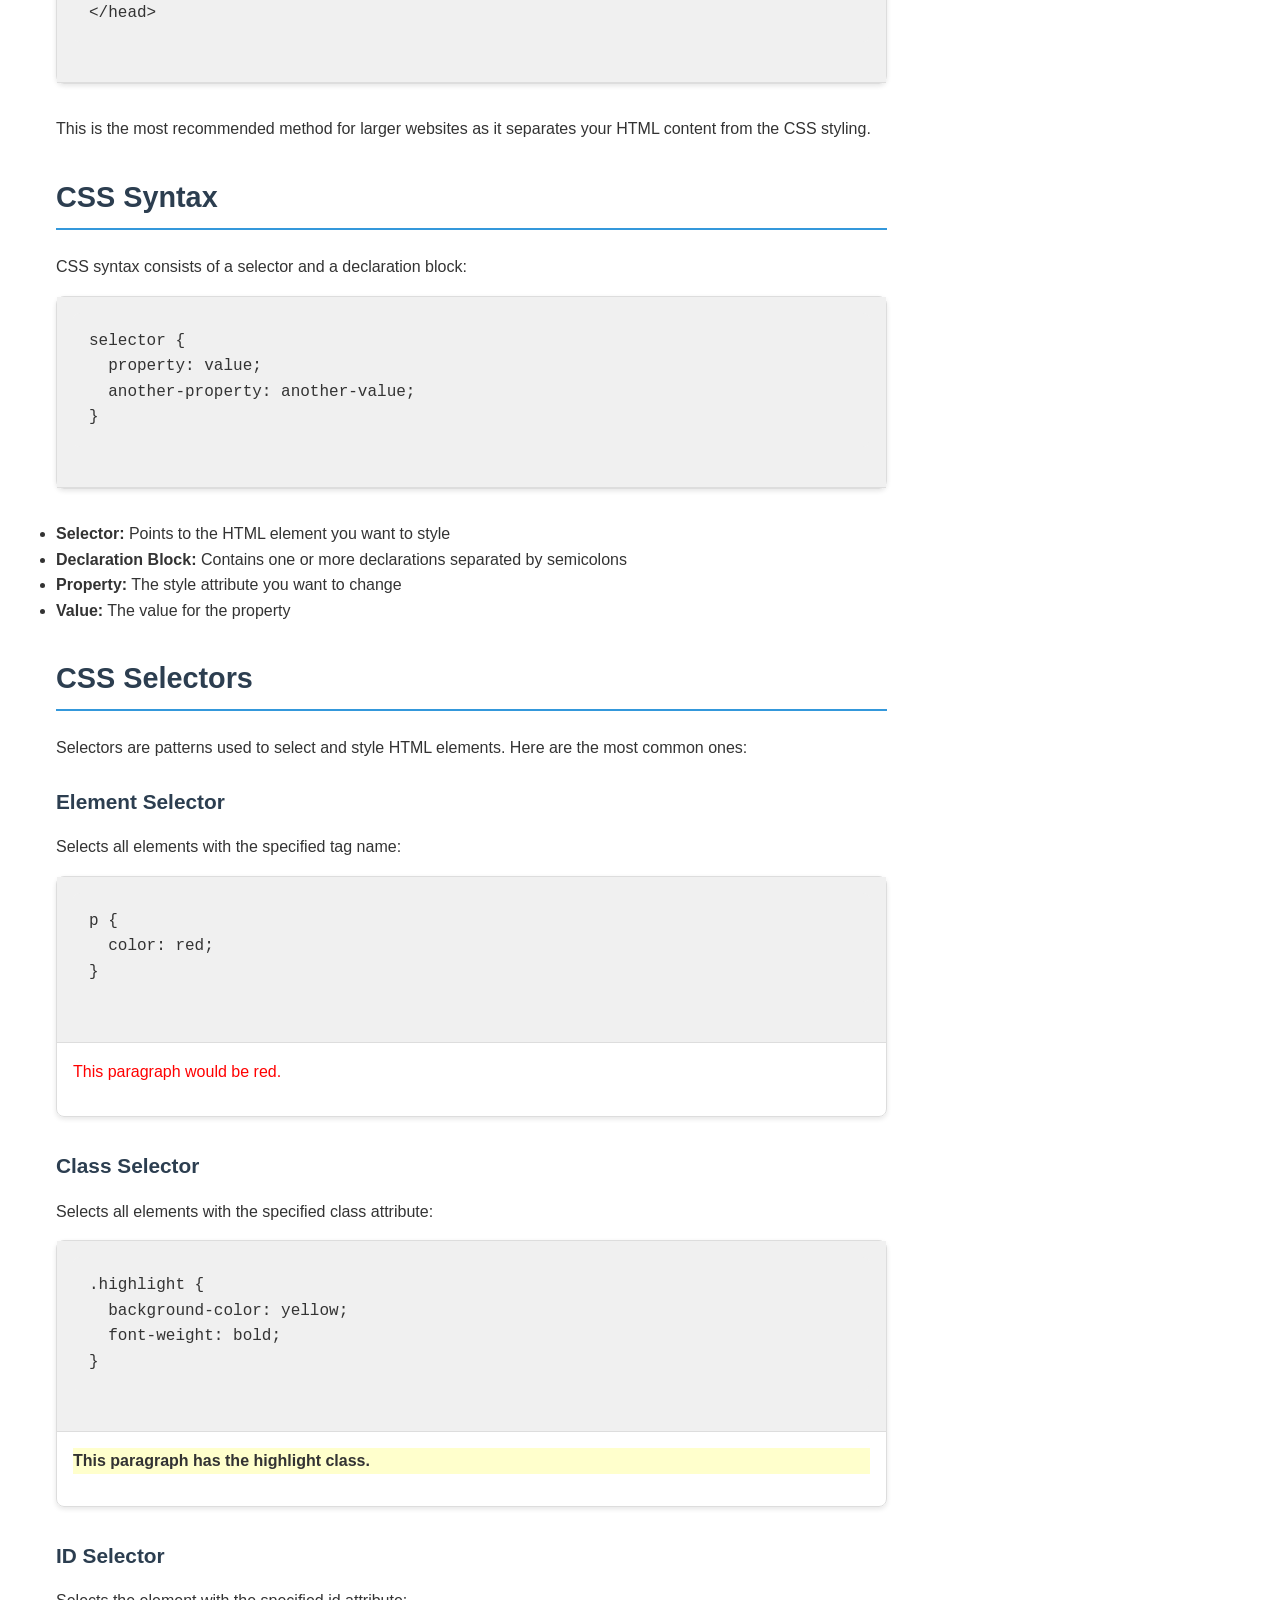
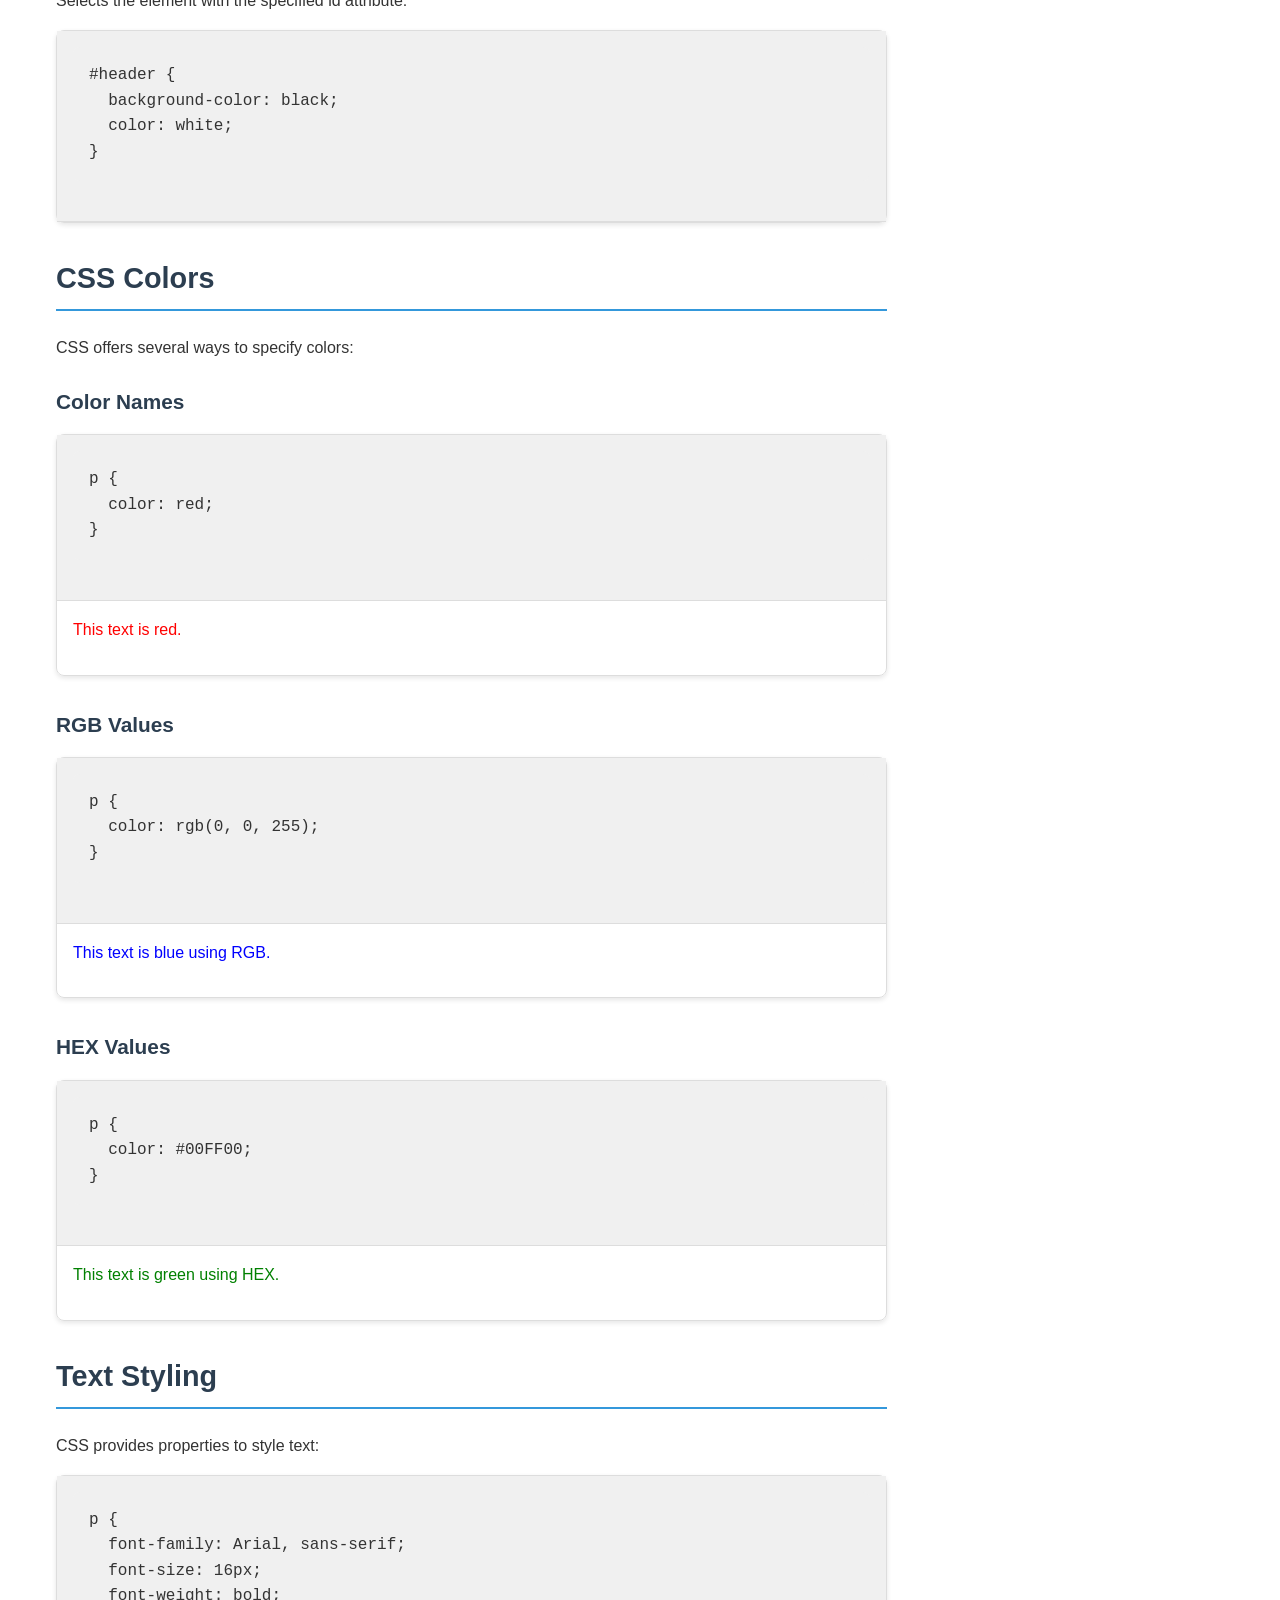
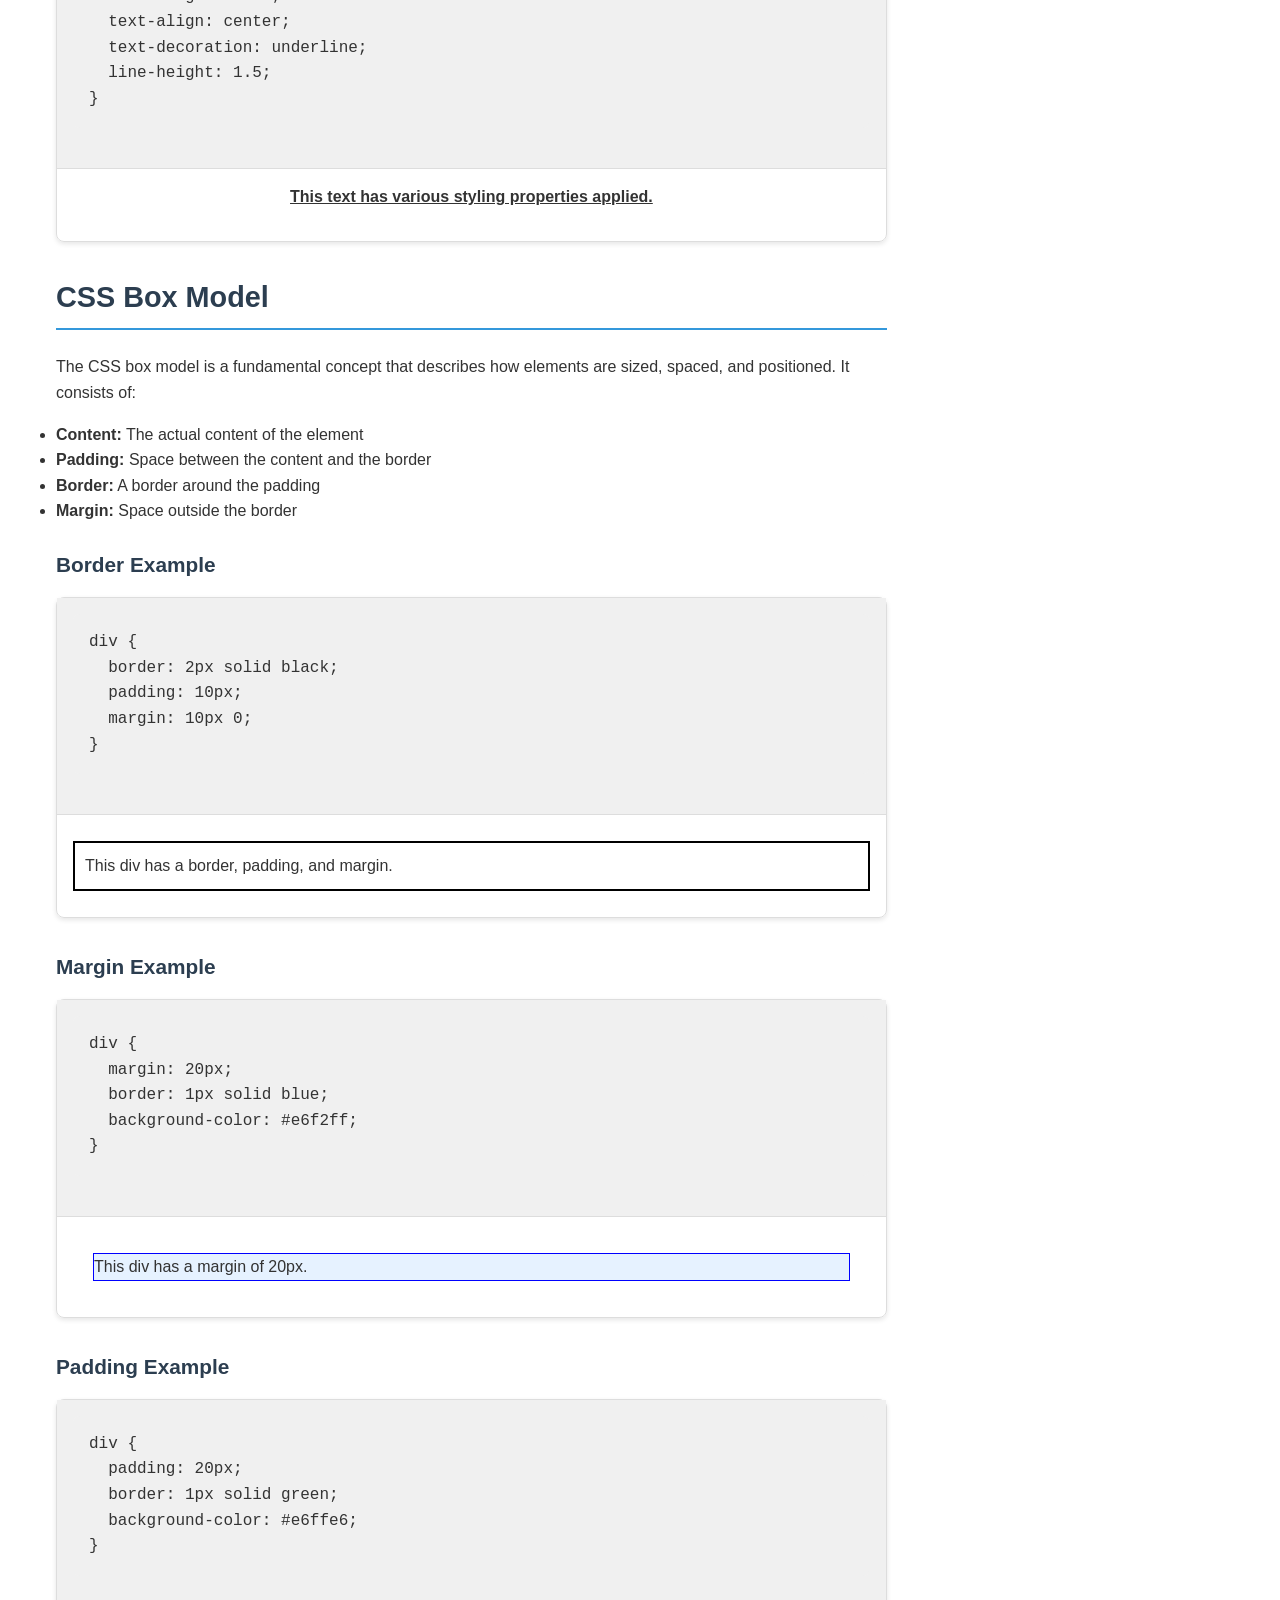
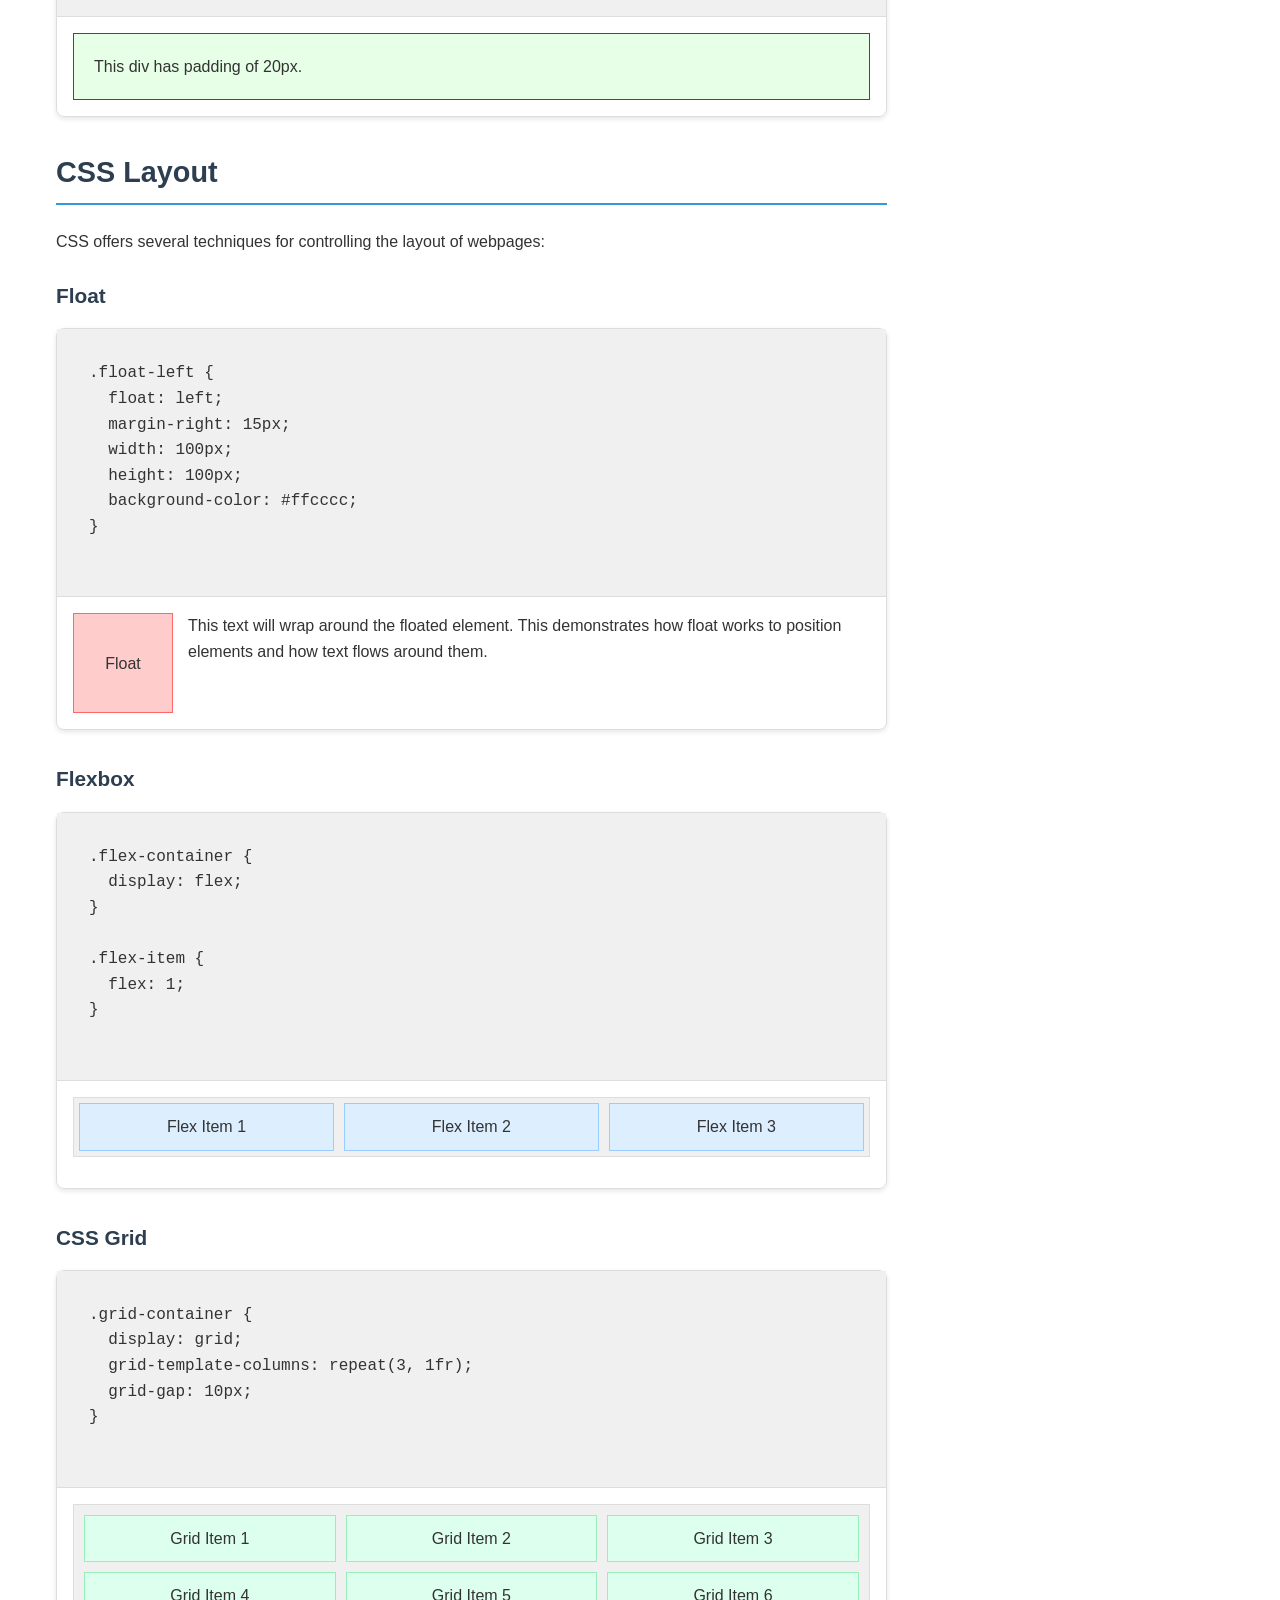
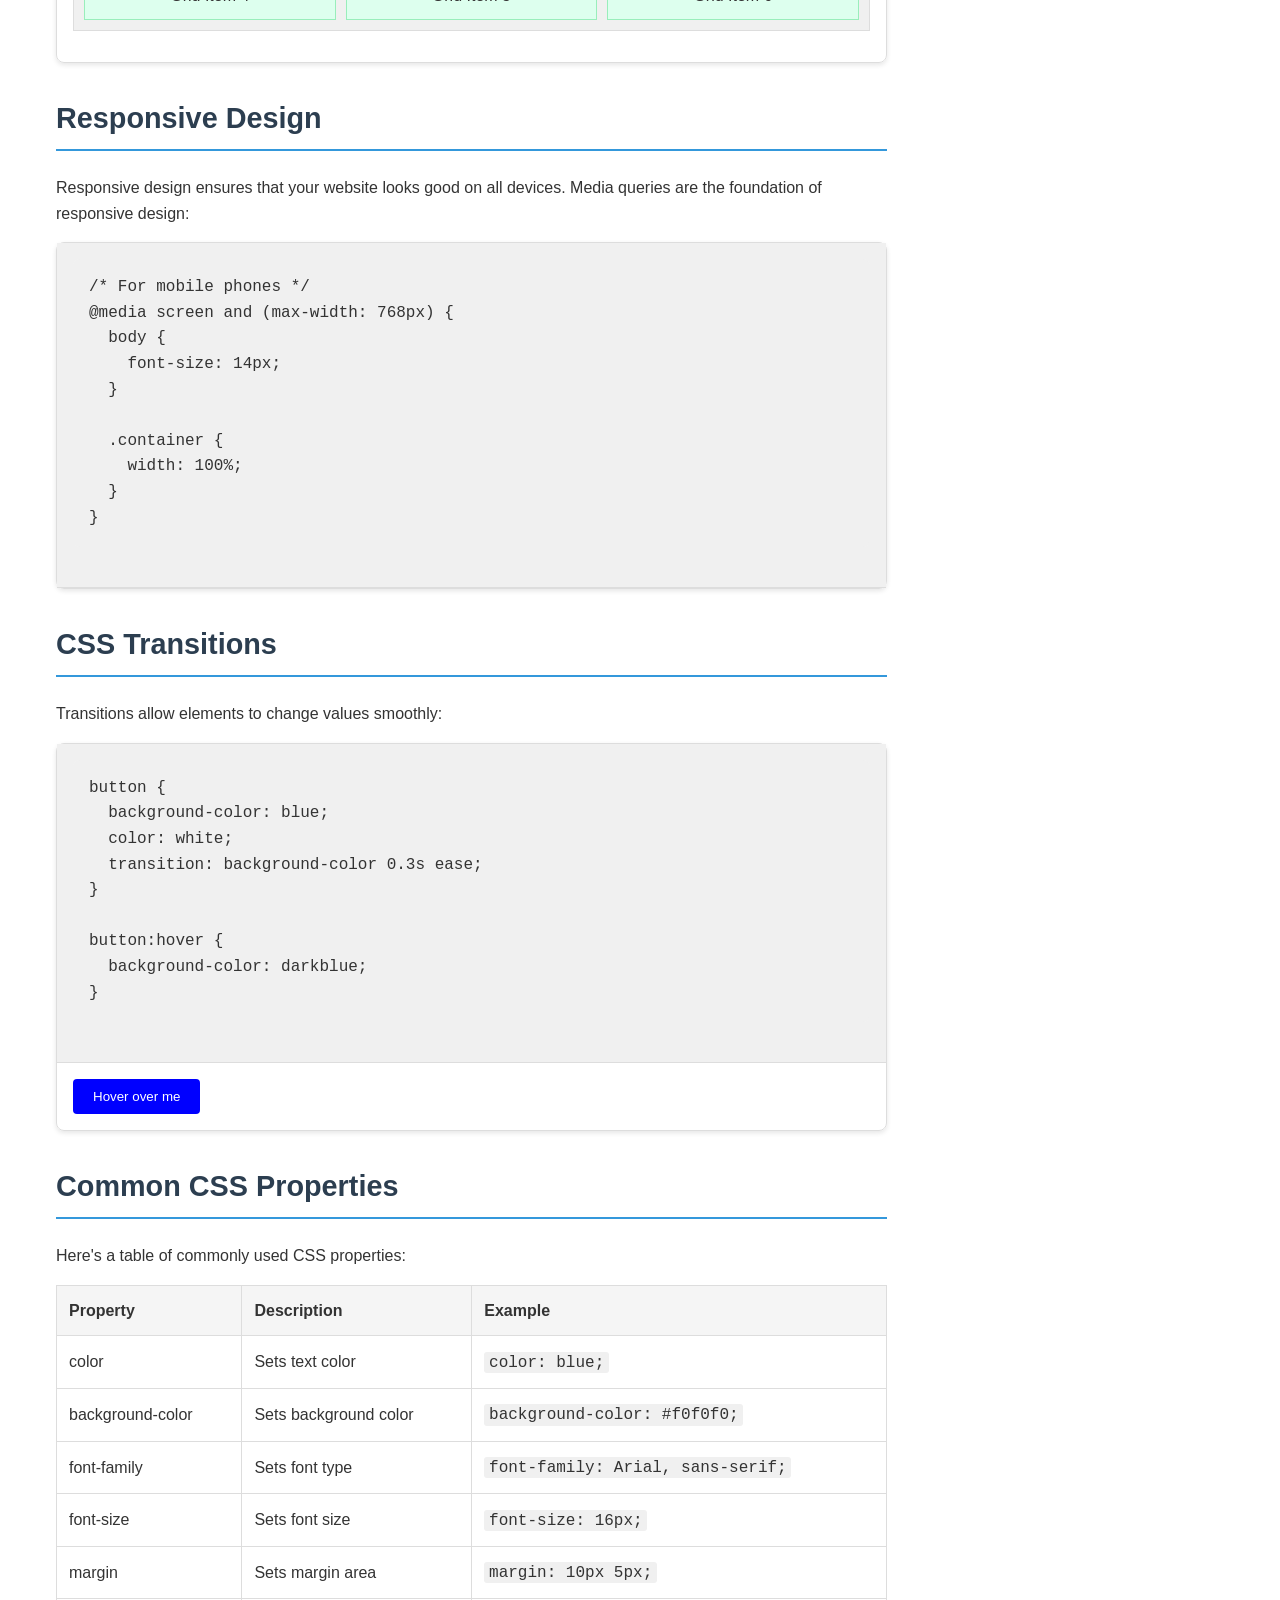
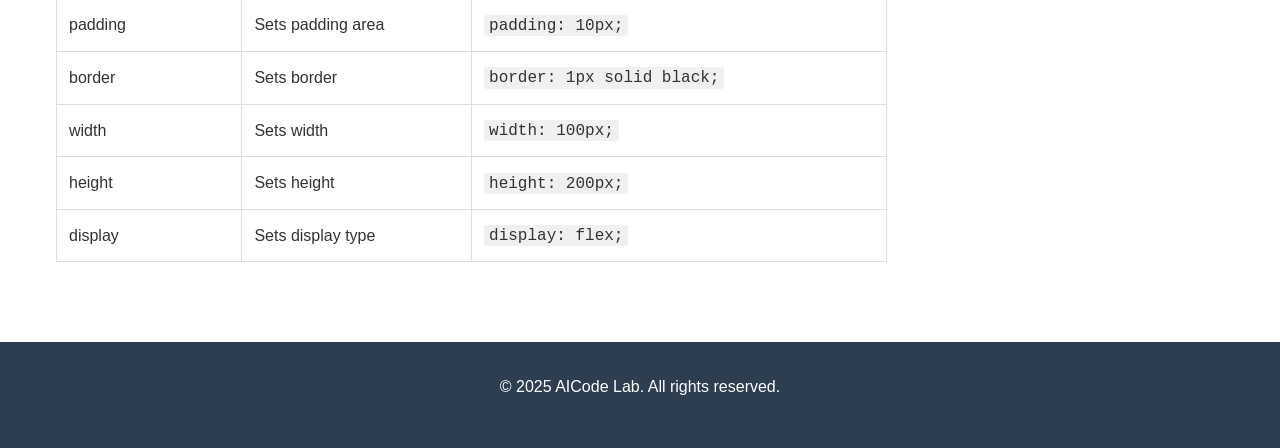
<file: Ai CodeLab/ai codelab css.html>
<!DOCTYPE html>
<html lang="en">
<head>
    <meta charset="UTF-8">
    <meta name="viewport" content="width=device-width, initial-scale=1.0">
    <title>CSS Basics for Beginners | AICode Lab</title>
    <link rel="stylesheet" href="https://cdnjs.cloudflare.com/ajax/libs/font-awesome/6.4.0/css/all.min.css">
    <style>
        /* CSS Reset */
        * {
            margin: 0;
            padding: 0;
            box-sizing: border-box;
        }

        /* Variables */
        :root {
            --primary-color: #3498db;
            --secondary-color: #2c3e50;
            --accent-color: #e74c3c;
            --text-color: #333;
            --light-bg: #f5f5f5;
            --code-bg: #f0f0f0;
            --border-radius: 8px;
            --box-shadow: 0 2px 5px rgba(0,0,0,0.1);
        }

        /* Base Styles */
        body {
            font-family: 'Segoe UI', Tahoma, Geneva, Verdana, sans-serif;
            line-height: 1.6;
            color: var(--text-color);
        }

        h1, h2, h3 {
            color: var(--secondary-color);
            margin-bottom: 1rem;
        }

        h1 {
            font-size: 2.5rem;
            margin-bottom: 1.5rem;
        }

        h2 {
            font-size: 1.8rem;
            border-bottom: 2px solid var(--primary-color);
            padding-bottom: 0.5rem;
            margin-top: 2rem;
            margin-bottom: 1.5rem;
        }

        h3 {
            font-size: 1.3rem;
            margin-top: 1.5rem;
        }

        p {
            margin-bottom: 1rem;
        }

        a {
            color: var(--primary-color);
            text-decoration: none;
            transition: color 0.3s;
        }

        a:hover {
            color: var(--accent-color);
            text-decoration: underline;
        }

        code {
            background-color: var(--code-bg);
            padding: 0.1rem 0.3rem;
            border-radius: 3px;
            font-family: 'Courier New', Courier, monospace;
        }

        pre {
            background-color: var(--code-bg);
            padding: 1rem;
            border-radius: var(--border-radius);
            overflow-x: auto;
            margin-bottom: 1.5rem;
            font-family: 'Courier New', Courier, monospace;
        }

        .example-box {
            border: 1px solid #ddd;
            border-radius: var(--border-radius);
            margin-bottom: 2rem;
            box-shadow: var(--box-shadow);
        }

        .example-code {
            background-color: var(--code-bg);
            padding: 1rem;
            border-bottom: 1px solid #ddd;
        }

        .example-result {
            padding: 1rem;
        }

        .property-table {
            width: 100%;
            border-collapse: collapse;
            margin-bottom: 2rem;
        }

        .property-table th,
        .property-table td {
            padding: 0.75rem;
            border: 1px solid #ddd;
            text-align: left;
        }

        .property-table th {
            background-color: var(--light-bg);
        }

        /* Layout */
        .container {
            max-width: 1200px;
            margin: 0 auto;
            padding: 0 1rem;
        }

        header {
            background-color: var(--secondary-color);
            color: white;
            padding: 1rem 0;
            margin-bottom: 2rem;
        }

        .navbar {
            display: flex;
            justify-content: space-between;
            align-items: center;
        }

        .logo {
            font-size: 1.5rem;
            font-weight: bold;
            color: white;
            text-decoration: none;
        }

        .nav-links {
            display: flex;
            list-style: none;
        }

        .nav-links li {
            margin-left: 1.5rem;
        }

        .nav-links a {
            color: white;
            text-decoration: none;
        }

        .nav-links a:hover {
            color: var(--primary-color);
        }

        .menu-toggle {
            display: none;
            flex-direction: column;
            cursor: pointer;
        }

        .menu-toggle span {
            width: 25px;
            height: 3px;
            background-color: white;
            margin: 2px 0;
        }

        main {
            display: flex;
            flex-wrap: wrap;
            gap: 2rem;
        }

        .content {
            flex: 1 1 70%;
            min-width: 300px;
        }

        /* .sidebar {
            flex: 1 1 25%;
            min-width: 250px;
            background-color: var(--light-bg);
            padding: 1.5rem;
            border-radius: var(--border-radius);
            align-self: flex-start;
            position: sticky;
            top: 2rem;
        } */

        /* // Add this in the <style> section, update the .sidebar CSS: */
.sidebar {
    flex: 1 1 25%;
    min-width: 250px;
    background-color: var(--light-bg);
    padding: 1.5rem;
    border-radius: var(--border-radius);
    position: sticky;
    top: 2rem;
    max-height: calc(100vh - 4rem);
    overflow-y: auto;
    scrollbar-width: thin;
    scrollbar-color: var(--primary-color) var(--light-bg);
}

/* Webkit scrollbar styling */
.sidebar::-webkit-scrollbar {
    width: 8px;
}

.sidebar::-webkit-scrollbar-track {
    background: var(--light-bg);
}

.sidebar::-webkit-scrollbar-thumb {
    background-color: var(--primary-color);
    border-radius: 4px;
}

/* Smooth scrolling for the whole document */
html {
    scroll-behavior: smooth;
}

/* Update the topics-list links hover state */
.topics-list a {
    display: block;
    padding: 0.5rem 0;
    transition: all 0.3s ease;
}

.topics-list a:hover {
    padding-left: 0.5rem;
    background-color: rgba(52, 152, 219, 0.1);
    border-radius: 4px;
}

/* Add active state for current section */
.topics-list a.active {
    color: var(--accent-color);
    font-weight: bold;
}

        .topics-list {
            list-style: none;
        }

        .topics-list li {
            margin-bottom: 0.75rem;
            padding-bottom: 0.75rem;
            border-bottom: 1px solid #ddd;
        }

        .topics-list li:last-child {
            border-bottom: none;
        }

        footer {
            background-color: var(--secondary-color);
            color: white;
            padding: 2rem 0;
            margin-top: 3rem;
            text-align: center;
        }

        /* Demo content styling */
        .demo-box {
            padding: 1rem;
            margin-bottom: 1rem;
        }

        .text-center {
            text-align: center;
        }

        .text-red {
            color: red;
        }

        .text-blue {
            color: blue;
        }

        .text-green {
            color: green;
        }

        .bg-yellow {
            background-color: #ffffcc;
        }

        .bg-blue {
            background-color: #e6f2ff;
        }

        .bg-green {
            background-color: #e6ffe6;
        }

        .border-demo {
            border: 2px solid black;
            padding: 10px;
            margin: 10px 0;
        }

        .margin-demo {
            margin: 20px;
            border: 1px solid blue;
            background-color: #e6f2ff;
        }

        .padding-demo {
            padding: 20px;
            border: 1px solid green;
            background-color: #e6ffe6;
        }

        .float-left {
            float: left;
            margin-right: 15px;
            width: 100px;
            height: 100px;
            background-color: #ffcccc;
            border: 1px solid #ff6666;
            text-align: center;
            line-height: 100px;
        }

        .clear-both {
            clear: both;
        }

        .flex-container {
            display: flex;
            background-color: #f0f0f0;
            margin-bottom: 15px;
            border: 1px solid #ddd;
        }

        .flex-item {
            padding: 10px;
            margin: 5px;
            background-color: #ddeeff;
            border: 1px solid #99ccff;
            flex: 1;
            text-align: center;
        }

        .grid-container {
            display: grid;
            grid-template-columns: repeat(3, 1fr);
            grid-gap: 10px;
            background-color: #f0f0f0;
            padding: 10px;
            margin-bottom: 15px;
            border: 1px solid #ddd;
        }

        .grid-item {
            background-color: #ddffee;
            border: 1px solid #99eebb;
            padding: 10px;
            text-align: center;
        }

        /* Media Queries */
        @media screen and (max-width: 768px) {
            .menu-toggle {
                display: flex;
            }

            .nav-links {
                display: none;
                width: 100%;
                flex-direction: column;
                position: absolute;
                top: 60px;
                left: 0;
                background-color: var(--secondary-color);
                padding: 1rem;
            }

            .nav-links.active {
                display: flex;
            }

            .nav-links li {
                margin: 0.5rem 0;
            }

            main {
                flex-direction: column;
            }

            .sidebar {
                position: static;
                width: 100%;
                margin-bottom: 2rem;
            }
        }
    </style>
</head>
<body>
    <header>
        <div class="container">
            <nav class="navbar">
                <a href="#" class="logo">AICode Lab</a>
                <div class="menu-toggle" id="mobile-menu">
                    <span></span>
                    <span></span>
                    <span></span>
                </div>
                <ul class="nav-links" id="nav-links">
                 <li>   <a target="_blank" href="ai codelab html.html"><i class="fas fa-home"></i> HTML</a> </li>
                 <li>   <a target="_blank" href="ai codelab css.html"><i class="fas fa-graduation-cap"></i> CSS</a> </li>  
                    <li>  <a target="_blank" href="ai codelab javaScript.html"><i class="fas fa-sign-in-alt"></i> JavaScript</a></li> 
                    <li>  <a target="_blank" href="ai codelab pyhton.html"><i class="fas fa-book"></i> Python</a></li>
                    <li>   <a target="_blank" href="ai codelab java.html"><i class="fas fa-sign-in-alt"></i> Java</a> </li>
                    <li>  <a target="_blank" href="ai codelab.C++.html"><i class="fas fa-book"></i> C++</a></li>
                </ul>
            </nav>
        </div>
    </header>

    <div class="container">
        <main>
            <div class="content">
                <h1>CSS Basics for Beginners</h1>
                
                <p>Welcome to AICode Lab's CSS tutorial for beginners! Cascading Style Sheets (CSS) is what makes the web beautiful. While HTML provides the structure of a webpage, CSS is responsible for how it looks.</p>
                
                <p>In this guide, we'll cover the fundamentals of CSS with simple examples that you can experiment with right away.</p>

                <h2 id="what-is-css">What is CSS?</h2>
                <p>CSS stands for Cascading Style Sheets. It's a language used to describe the presentation of HTML documents. With CSS, you can control the layout, colors, fonts, and much more.</p>

                <h2 id="how-to-add-css">How to Add CSS to HTML</h2>
                <p>There are three ways to add CSS to an HTML document:</p>

                <h3>1. Inline CSS</h3>
                <p>Using the <code>style</code> attribute directly in HTML elements:</p>
                
                <div class="example-box">
                    <div class="example-code">
                        <pre>&lt;p style="color: blue; font-size: 18px;"&gt;This is a blue paragraph with 18px font size.&lt;/p&gt;</pre>
                    </div>
                    <div class="example-result">
                        <p style="color: blue; font-size: 18px;">This is a blue paragraph with 18px font size.</p>
                    </div>
                </div>

                <h3>2. Internal CSS</h3>
                <p>Using the <code>&lt;style&gt;</code> element in the <code>&lt;head&gt;</code> section of an HTML page:</p>
                
                <div class="example-box">
                    <div class="example-code">
                        <pre>&lt;head&gt;
  &lt;style&gt;
    p {
      color: green;
      font-size: 16px;
    }
  &lt;/style&gt;
&lt;/head&gt;
&lt;body&gt;
  &lt;p&gt;This paragraph would be green with 16px font size.&lt;/p&gt;
&lt;/body&gt;</pre>
                    </div>
                </div>

                <h3>3. External CSS</h3>
                <p>Creating a separate .css file and linking it using the <code>&lt;link&gt;</code> element:</p>
                
                <div class="example-box">
                    <div class="example-code">
                        <pre>&lt;head&gt;
  &lt;link rel="stylesheet" href="styles.css"&gt;
&lt;/head&gt;</pre>
                    </div>
                </div>
                
                <p>This is the most recommended method for larger websites as it separates your HTML content from the CSS styling.</p>

                <h2 id="css-syntax">CSS Syntax</h2>
                <p>CSS syntax consists of a selector and a declaration block:</p>
                
                <div class="example-box">
                    <div class="example-code">
                        <pre>selector {
  property: value;
  another-property: another-value;
}</pre>
                    </div>
                </div>

                <ul>
                    <li><strong>Selector:</strong> Points to the HTML element you want to style</li>
                    <li><strong>Declaration Block:</strong> Contains one or more declarations separated by semicolons</li>
                    <li><strong>Property:</strong> The style attribute you want to change</li>
                    <li><strong>Value:</strong> The value for the property</li>
                </ul>

                <h2 id="css-selectors">CSS Selectors</h2>
                <p>Selectors are patterns used to select and style HTML elements. Here are the most common ones:</p>

                <h3>Element Selector</h3>
                <p>Selects all elements with the specified tag name:</p>
                
                <div class="example-box">
                    <div class="example-code">
                        <pre>p {
  color: red;
}</pre>
                    </div>
                    <div class="example-result">
                        <p class="text-red">This paragraph would be red.</p>
                    </div>
                </div>

                <h3>Class Selector</h3>
                <p>Selects all elements with the specified class attribute:</p>
                
                <div class="example-box">
                    <div class="example-code">
                        <pre>.highlight {
  background-color: yellow;
  font-weight: bold;
}</pre>
                    </div>
                    <div class="example-result">
                        <p class="bg-yellow" style="font-weight: bold;">This paragraph has the highlight class.</p>
                    </div>
                </div>

                <h3>ID Selector</h3>
                <p>Selects the element with the specified id attribute:</p>
                
                <div class="example-box">
                    <div class="example-code">
                        <pre>#header {
  background-color: black;
  color: white;
}</pre>
                    </div>
                </div>

                <h2 id="colors">CSS Colors</h2>
                <p>CSS offers several ways to specify colors:</p>

                <h3>Color Names</h3>
                <div class="example-box">
                    <div class="example-code">
                        <pre>p {
  color: red;
}</pre>
                    </div>
                    <div class="example-result">
                        <p class="text-red">This text is red.</p>
                    </div>
                </div>

                <h3>RGB Values</h3>
                <div class="example-box">
                    <div class="example-code">
                        <pre>p {
  color: rgb(0, 0, 255);
}</pre>
                    </div>
                    <div class="example-result">
                        <p class="text-blue">This text is blue using RGB.</p>
                    </div>
                </div>

                <h3>HEX Values</h3>
                <div class="example-box">
                    <div class="example-code">
                        <pre>p {
  color: #00FF00;
}</pre>
                    </div>
                    <div class="example-result">
                        <p class="text-green">This text is green using HEX.</p>
                    </div>
                </div>

                <h2 id="text-styling">Text Styling</h2>
                <p>CSS provides properties to style text:</p>

                <div class="example-box">
                    <div class="example-code">
                        <pre>p {
  font-family: Arial, sans-serif;
  font-size: 16px;
  font-weight: bold;
  text-align: center;
  text-decoration: underline;
  line-height: 1.5;
}</pre>
                    </div>
                    <div class="example-result">
                        <p style="font-family: Arial, sans-serif; font-size: 16px; font-weight: bold; text-align: center; text-decoration: underline; line-height: 1.5;">This text has various styling properties applied.</p>
                    </div>
                </div>

                <h2 id="box-model">CSS Box Model</h2>
                <p>The CSS box model is a fundamental concept that describes how elements are sized, spaced, and positioned. It consists of:</p>
                
                <ul>
                    <li><strong>Content:</strong> The actual content of the element</li>
                    <li><strong>Padding:</strong> Space between the content and the border</li>
                    <li><strong>Border:</strong> A border around the padding</li>
                    <li><strong>Margin:</strong> Space outside the border</li>
                </ul>

                <h3>Border Example</h3>
                <div class="example-box">
                    <div class="example-code">
                        <pre>div {
  border: 2px solid black;
  padding: 10px;
  margin: 10px 0;
}</pre>
                    </div>
                    <div class="example-result">
                        <div class="border-demo">This div has a border, padding, and margin.</div>
                    </div>
                </div>

                <h3>Margin Example</h3>
                <div class="example-box">
                    <div class="example-code">
                        <pre>div {
  margin: 20px;
  border: 1px solid blue;
  background-color: #e6f2ff;
}</pre>
                    </div>
                    <div class="example-result">
                        <div class="margin-demo">This div has a margin of 20px.</div>
                    </div>
                </div>

                <h3>Padding Example</h3>
                <div class="example-box">
                    <div class="example-code">
                        <pre>div {
  padding: 20px;
  border: 1px solid green;
  background-color: #e6ffe6;
}</pre>
                    </div>
                    <div class="example-result">
                        <div class="padding-demo">This div has padding of 20px.</div>
                    </div>
                </div>

                <h2 id="layout">CSS Layout</h2>
                <p>CSS offers several techniques for controlling the layout of webpages:</p>

                <h3>Float</h3>
                <div class="example-box">
                    <div class="example-code">
                        <pre>.float-left {
  float: left;
  margin-right: 15px;
  width: 100px;
  height: 100px;
  background-color: #ffcccc;
}</pre>
                    </div>
                    <div class="example-result">
                        <div class="float-left">Float</div>
                        <p>This text will wrap around the floated element. This demonstrates how float works to position elements and how text flows around them.</p>
                        <div class="clear-both"></div>
                    </div>
                </div>

                <h3>Flexbox</h3>
                <div class="example-box">
                    <div class="example-code">
                        <pre>.flex-container {
  display: flex;
}

.flex-item {
  flex: 1;
}</pre>
                    </div>
                    <div class="example-result">
                        <div class="flex-container">
                            <div class="flex-item">Flex Item 1</div>
                            <div class="flex-item">Flex Item 2</div>
                            <div class="flex-item">Flex Item 3</div>
                        </div>
                    </div>
                </div>

                <h3>CSS Grid</h3>
                <div class="example-box">
                    <div class="example-code">
                        <pre>.grid-container {
  display: grid;
  grid-template-columns: repeat(3, 1fr);
  grid-gap: 10px;
}</pre>
                    </div>
                    <div class="example-result">
                        <div class="grid-container">
                            <div class="grid-item">Grid Item 1</div>
                            <div class="grid-item">Grid Item 2</div>
                            <div class="grid-item">Grid Item 3</div>
                            <div class="grid-item">Grid Item 4</div>
                            <div class="grid-item">Grid Item 5</div>
                            <div class="grid-item">Grid Item 6</div>
                        </div>
                    </div>
                </div>

                <h2 id="responsive">Responsive Design</h2>
                <p>Responsive design ensures that your website looks good on all devices. Media queries are the foundation of responsive design:</p>

                <div class="example-box">
                    <div class="example-code">
                        <pre>/* For mobile phones */
@media screen and (max-width: 768px) {
  body {
    font-size: 14px;
  }
  
  .container {
    width: 100%;
  }
}</pre>
                    </div>
                </div>

                <h2 id="transitions">CSS Transitions</h2>
                <p>Transitions allow elements to change values smoothly:</p>

                <div class="example-box">
                    <div class="example-code">
                        <pre>button {
  background-color: blue;
  color: white;
  transition: background-color 0.3s ease;
}

button:hover {
  background-color: darkblue;
}</pre>
                    </div>
                    <div class="example-result">
                        <button style="background-color: blue; color: white; transition: background-color 0.3s ease; padding: 10px 20px; border: none; border-radius: 4px; cursor: pointer;">Hover over me</button>
                    </div>
                </div>
                
                <h2 id="common-properties">Common CSS Properties</h2>
                <p>Here's a table of commonly used CSS properties:</p>
                
                <table class="property-table">
                    <thead>
                        <tr>
                            <th>Property</th>
                            <th>Description</th>
                            <th>Example</th>
                        </tr>
                    </thead>
                    <tbody>
                        <tr>
                            <td>color</td>
                            <td>Sets text color</td>
                            <td><code>color: blue;</code></td>
                        </tr>
                        <tr>
                            <td>background-color</td>
                            <td>Sets background color</td>
                            <td><code>background-color: #f0f0f0;</code></td>
                        </tr>
                        <tr>
                            <td>font-family</td>
                            <td>Sets font type</td>
                            <td><code>font-family: Arial, sans-serif;</code></td>
                        </tr>
                        <tr>
                            <td>font-size</td>
                            <td>Sets font size</td>
                            <td><code>font-size: 16px;</code></td>
                        </tr>
                        <tr>
                            <td>margin</td>
                            <td>Sets margin area</td>
                            <td><code>margin: 10px 5px;</code></td>
                        </tr>
                        <tr>
                            <td>padding</td>
                            <td>Sets padding area</td>
                            <td><code>padding: 10px;</code></td>
                        </tr>
                        <tr>
                            <td>border</td>
                            <td>Sets border</td>
                            <td><code>border: 1px solid black;</code></td>
                        </tr>
                        <tr>
                            <td>width</td>
                            <td>Sets width</td>
                            <td><code>width: 100px;</code></td>
                        </tr>
                        <tr>
                            <td>height</td>
                            <td>Sets height</td>
                            <td><code>height: 200px;</code></td>
                        </tr>
                        <tr>
                            <td>display</td>
                            <td>Sets display type</td>
                            <td><code>display: flex;</code></td>
                        </tr>
                    </tbody>
                </table>
            </div>

            <aside class="sidebar">
                <h2>Artical Topics</h2>
                <ul class="topics-list">
                    <li><a href="#what-is-css">What is CSS?</a></li>
                    <li><a href="#how-to-add-css">How to Add CSS</a></li>
                    <li><a href="#css-syntax">CSS Syntax</a></li>
                    <li><a href="#css-selectors">CSS Selectors</a></li>
                    <li><a href="#colors">CSS Colors</a></li>
                    <li><a href="#text-styling">Text Styling</a></li>
                    <li><a href="#box-model">CSS Box Model</a></li>
                    <li><a href="#layout">CSS Layout</a></li>
                    <li><a href="#responsive">Responsive Design</a></li>
                    <li><a href="#transitions">CSS Transitions</a></li>
                    <li><a href="#common-properties">Common Properties</a></li>
                </ul>

                <h3 style="margin-top: 2rem;">Resources</h3>
                <ul class="topics-list">
                    <li><a href="#">CSS Cheat Sheet</a></li>
                    <li><a href="#">Advanced CSS Tutorial</a></li>
                    <li><a href="#">CSS Frameworks</a></li>
                    <li><a href="#">Practice Exercises</a></li>
                </ul>
            </aside>
        </main>
    </div>

    <footer>
        <div class="container">
            <p>&copy; 2025 AICode Lab. All rights reserved.</p>
        </div>
    </footer>

    <script>
        // Simple mobile menu toggle
        document.getElementById('mobile-menu').addEventListener('click', function() {
            document.getElementById('nav-links').classList.toggle('active');
        });
        // Add this before </body>

    // Highlight active section in sidebar
    const sections = document.querySelectorAll('h2[id]');
    const navLinks = document.querySelectorAll('.topics-list a');

    function highlightActiveSection() {
        let scrollPosition = window.scrollY;

        sections.forEach(section => {
            const sectionTop = section.offsetTop - 100;
            const sectionHeight = section.clientHeight;
            const sectionId = section.getAttribute('id');

            if (scrollPosition >= sectionTop && scrollPosition < sectionTop + sectionHeight) {
                navLinks.forEach(link => {
                    link.classList.remove('active');
                    if (link.getAttribute('href') === '#' + sectionId) {
                        link.classList.add('active');
                    }
                });
            }
        });
    }

    // Listen for scroll events
    window.addEventListener('scroll', highlightActiveSection);

    // Initial check for active section
    highlightActiveSection();

    </script>
</body>
</html>
</file>
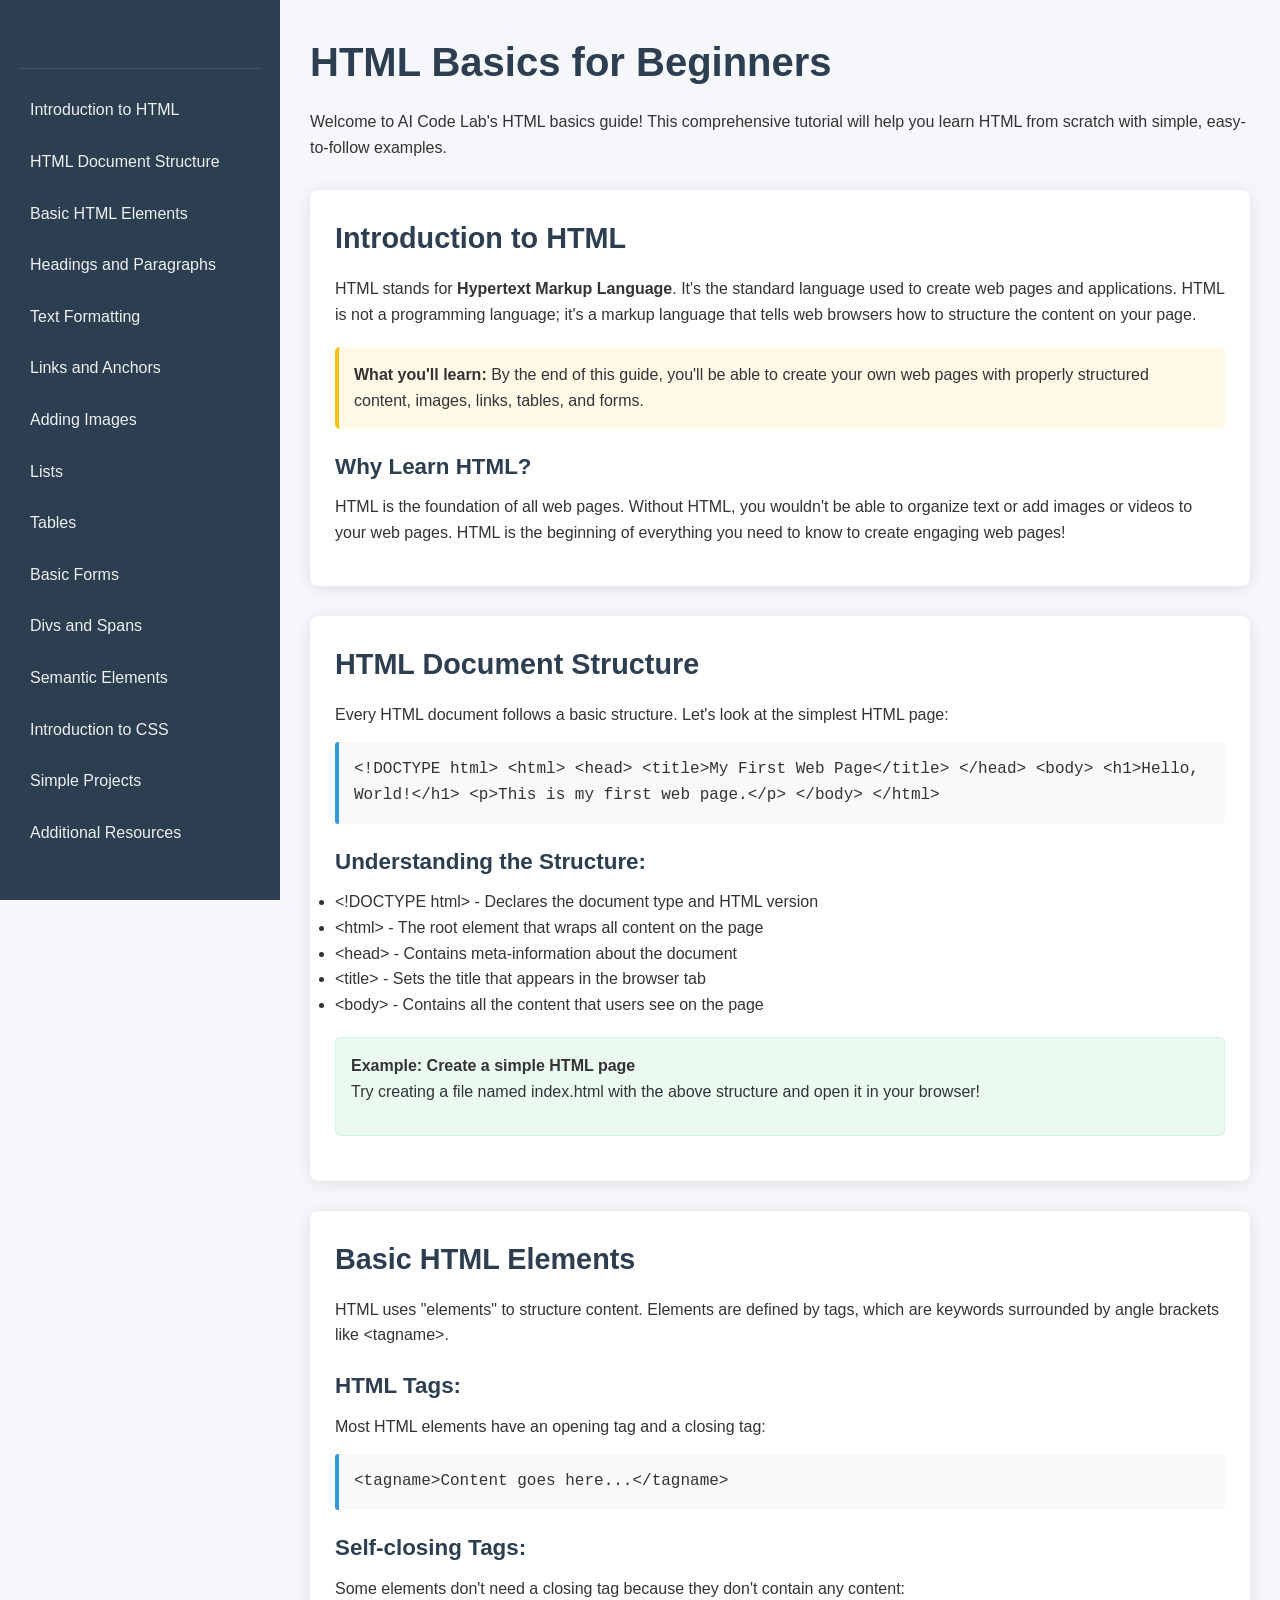
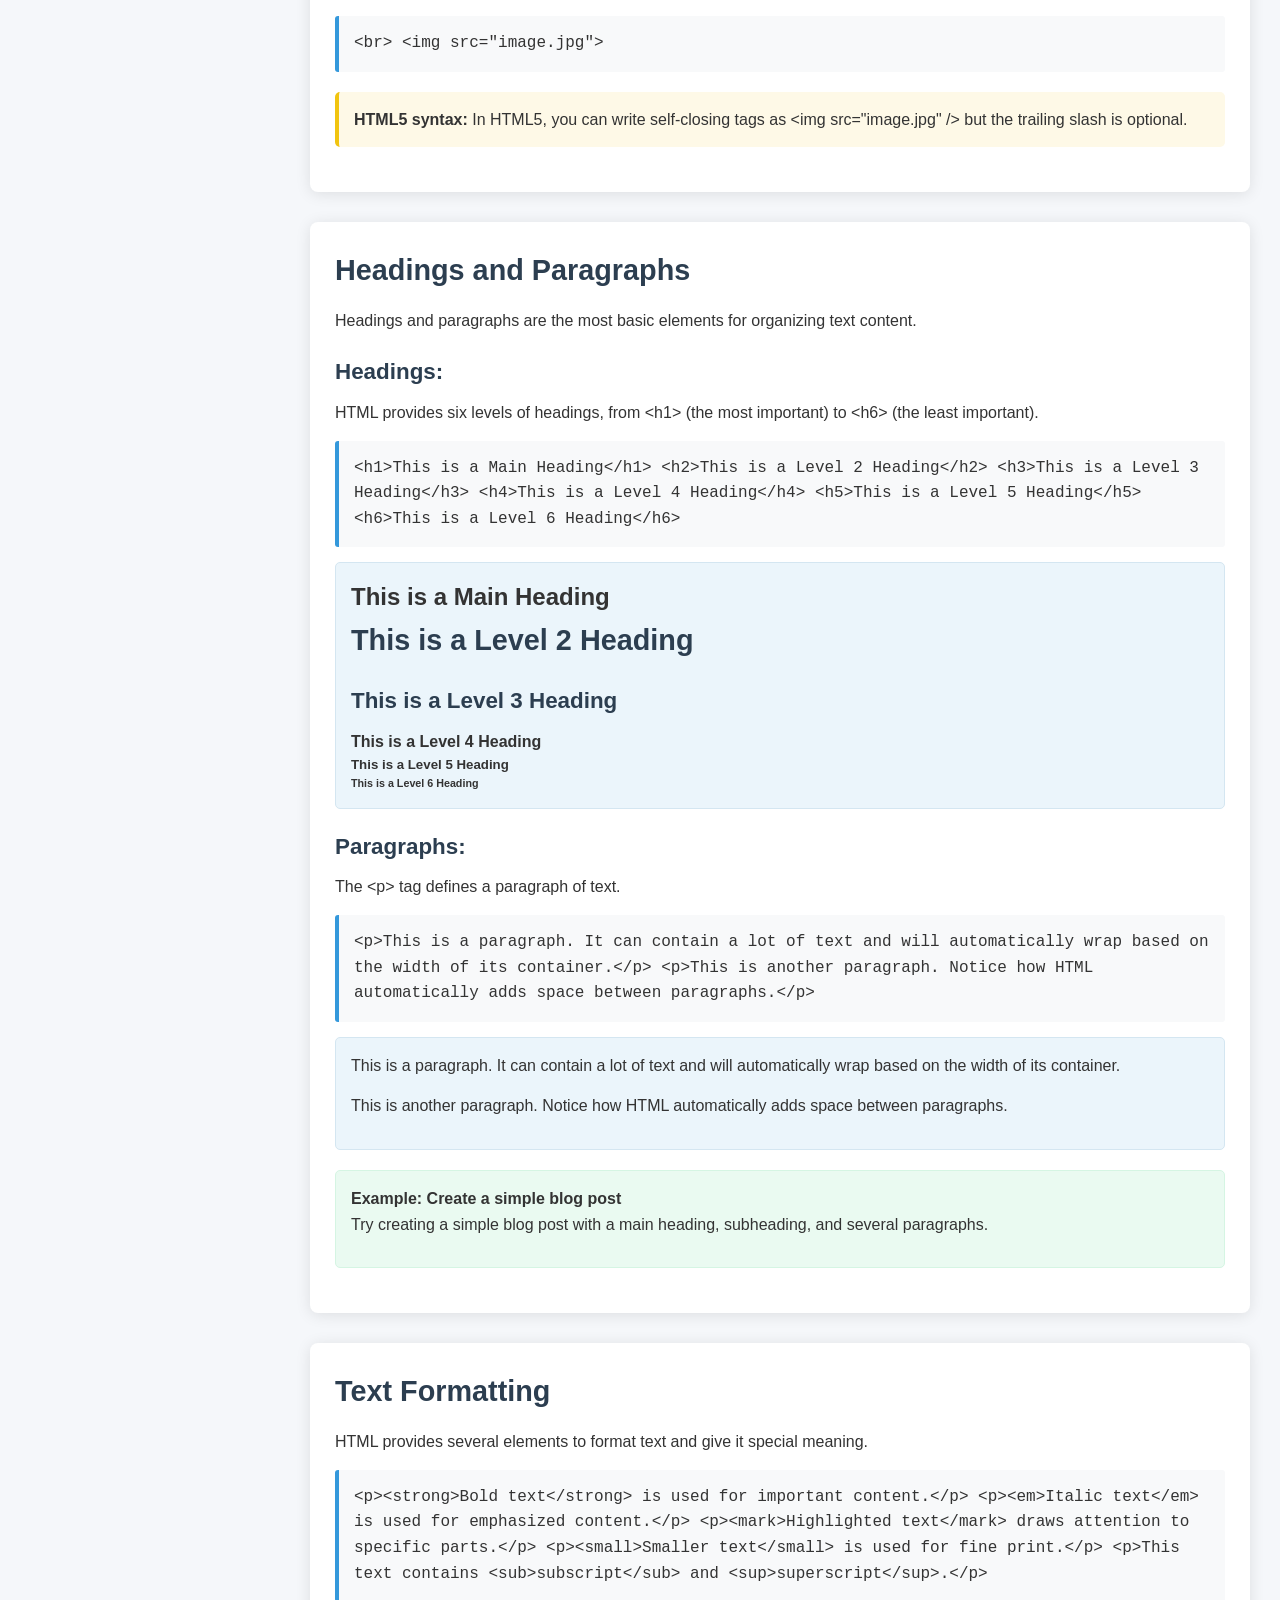
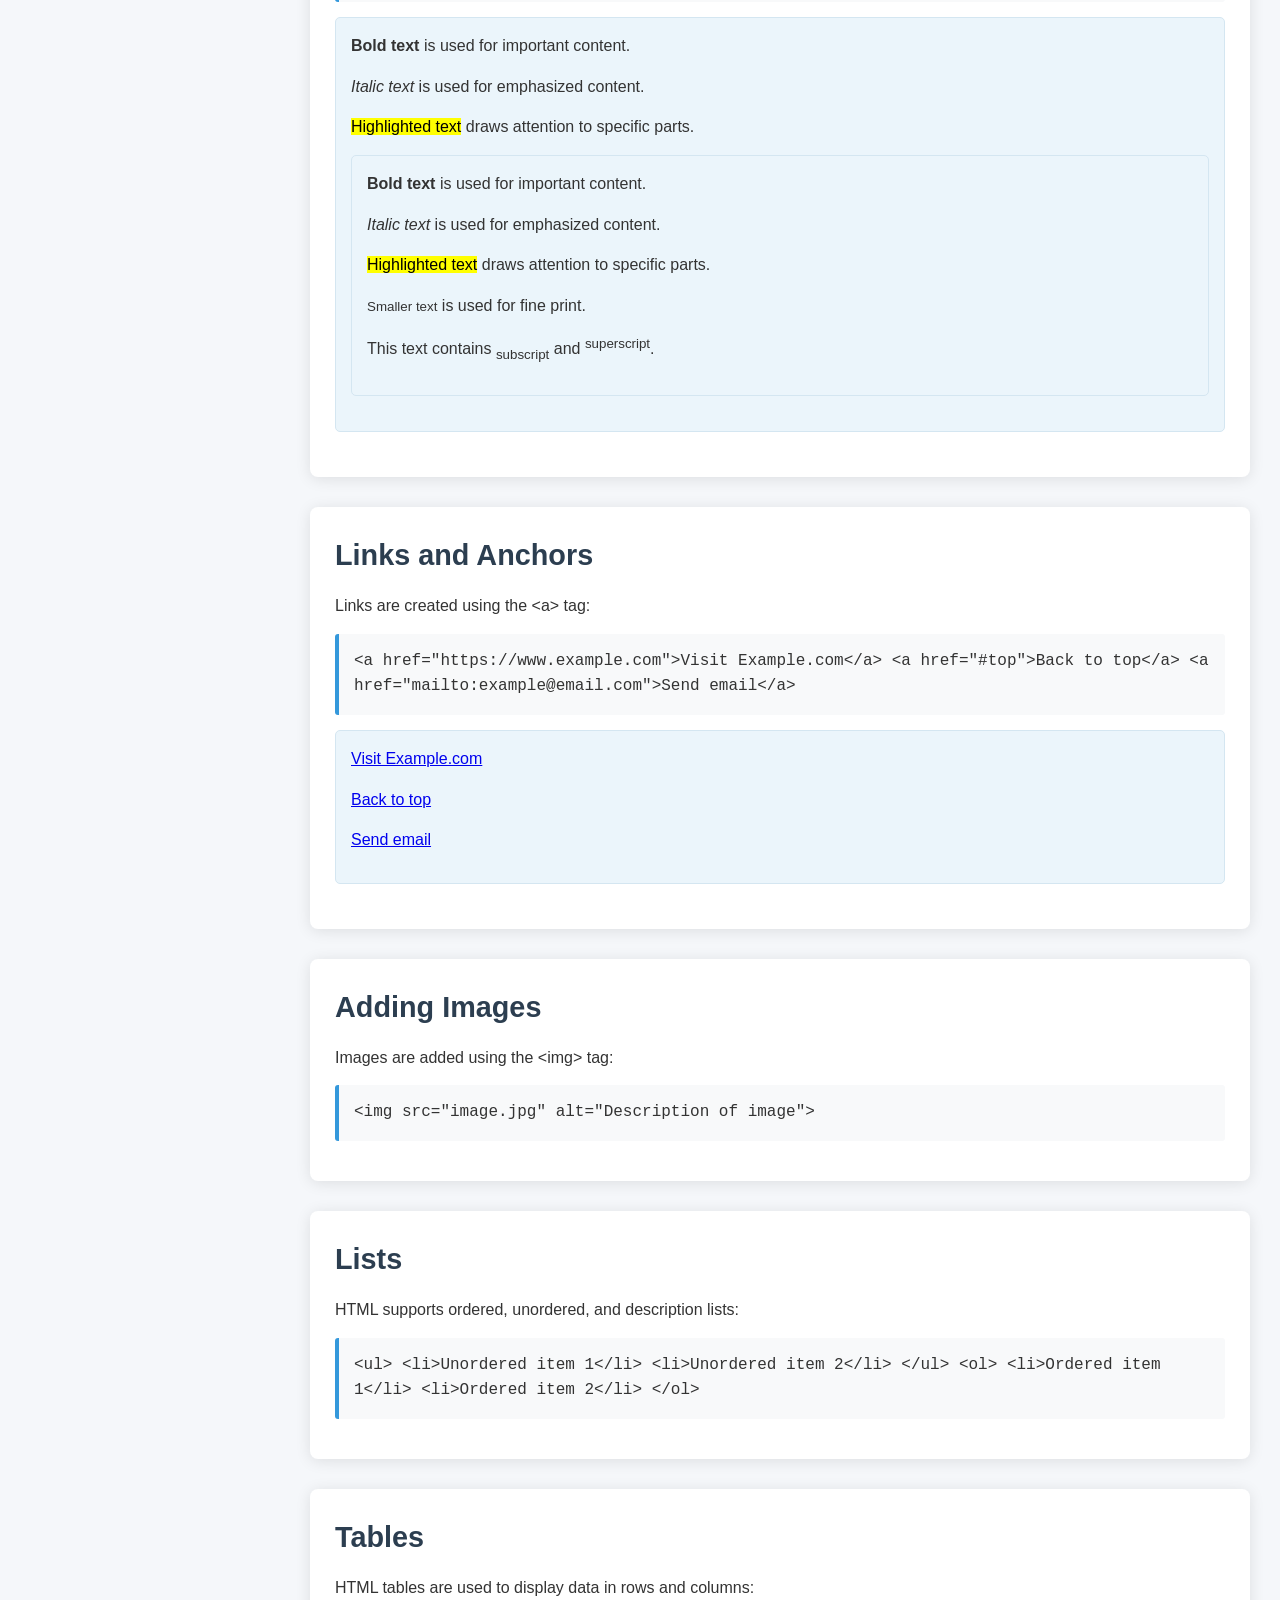
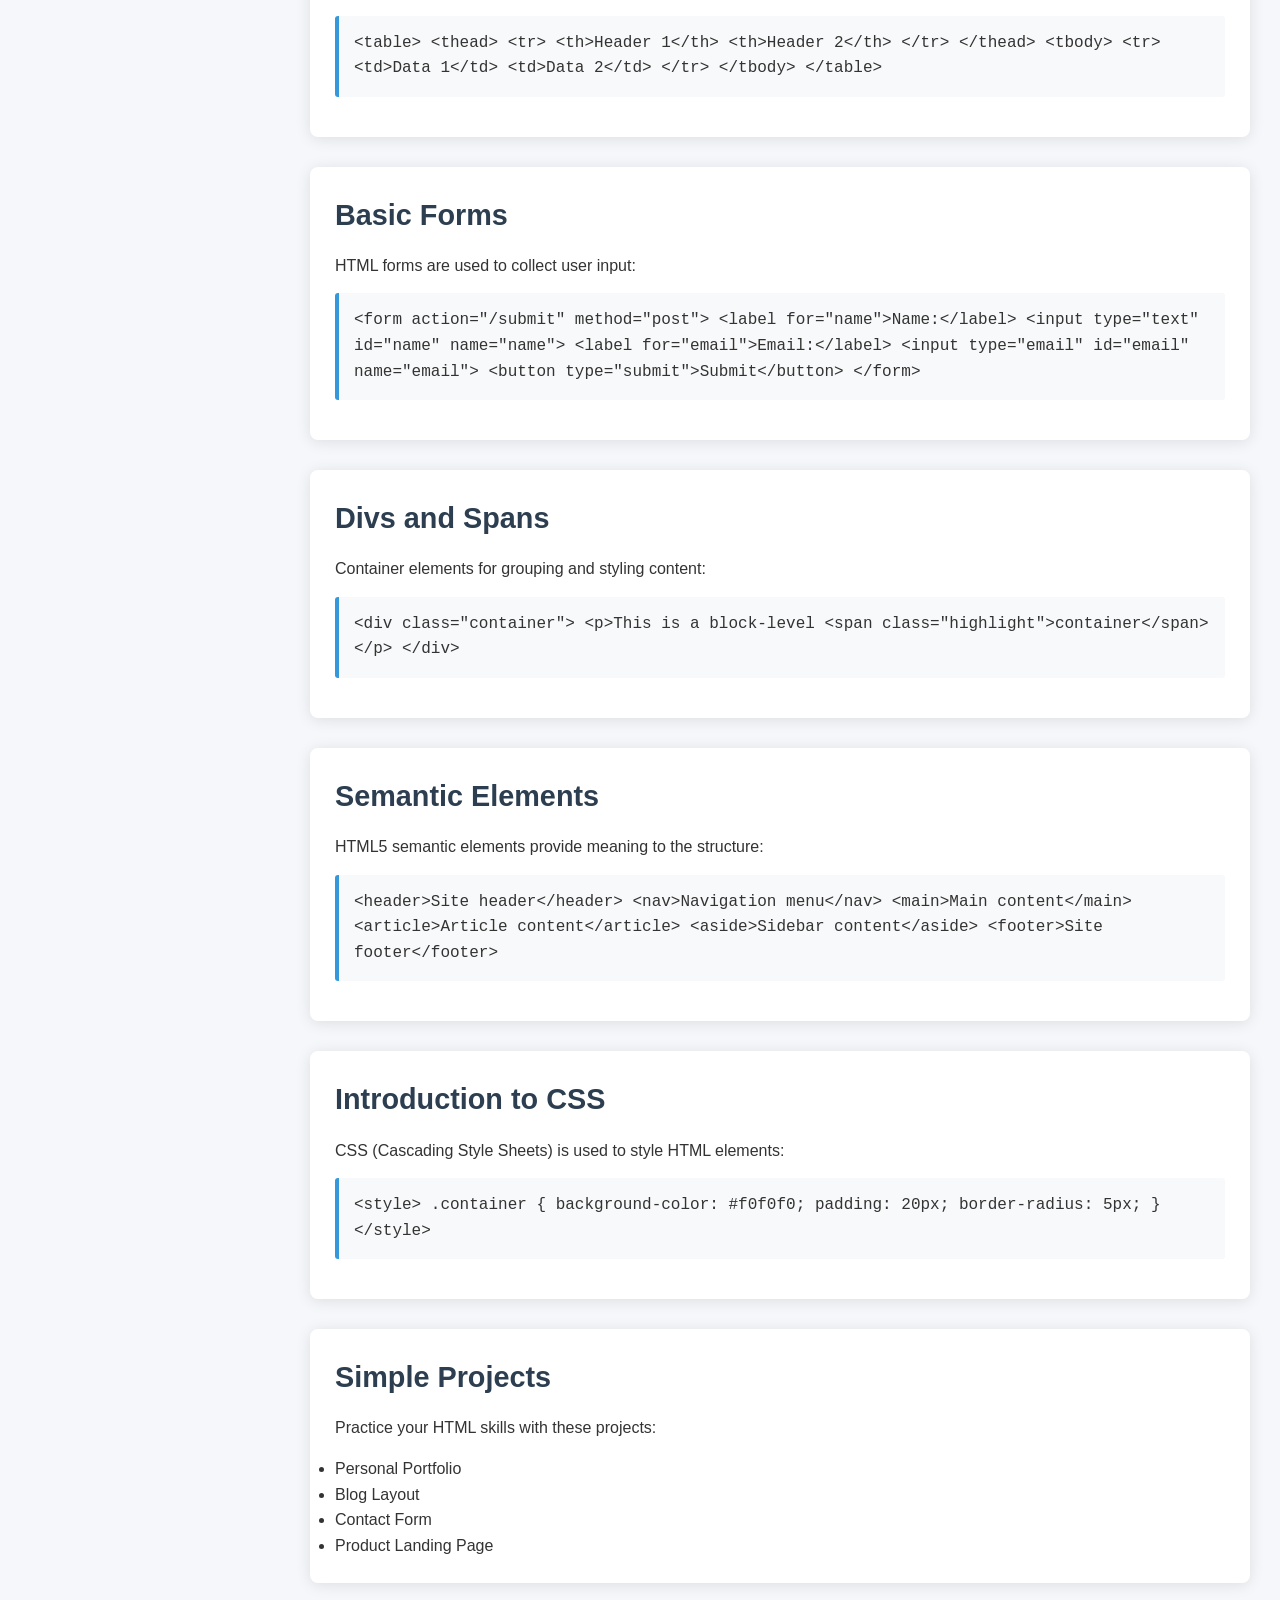
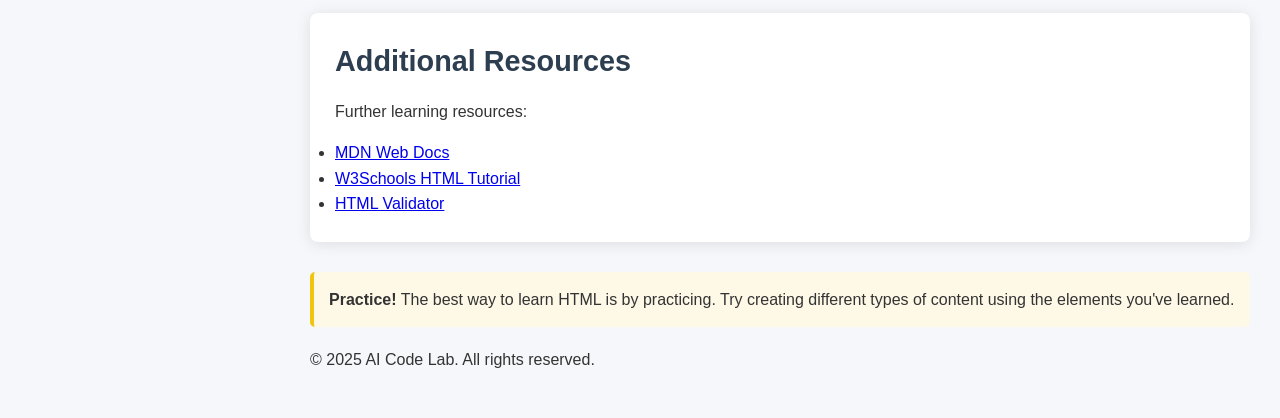
<file: Ai CodeLab/ai codelab html.html>
<!DOCTYPE html>
<html lang="en">
<head>
    <meta charset="UTF-8">
    <meta name="viewport" content="width=device-width, initial-scale=1.0">
    <title>HTML Basics - AI Code Lab</title>
    <style>
        /* Reset and base styles */
        * {
            margin: 0;
            padding: 0;
            box-sizing: border-box;
            font-family: 'Segoe UI', Tahoma, Geneva, Verdana, sans-serif;
        }
        
        body {
            display: flex;
            min-height: 100vh;
            background-color: #f5f7fa;
            color: #333;
            line-height: 1.6;
        }
        :root {
            --primary-color: #3498db;
            --secondary-color: #2c3e50;
            --accent-color: #e74c3c;
            --text-color: #333;
            --light-bg: #f5f5f5;
            --code-bg: #f0f0f0;
            --border-radius: 8px;
            --box-shadow: 0 2px 5px rgba(0,0,0,0.1);
        }

        
        /* Sidebar styles */
        .sidebar {
            width: 280px;
            background: #2c3e50;
            padding: 20px;
            color: white;
            overflow-y: auto;
            position: fixed;
            height: 100vh;
            transition: transform 0.3s ease;
        }
        
        .sidebar h2 {
            font-size: 1.5rem;
            margin-bottom: 20px;
            padding-bottom: 10px;
            border-bottom: 1px solid #3d5566;
        }
        
        .sidebar ul {
            list-style: none;
        }
        
        .sidebar ul li {
            margin-bottom: 10px;
        }
        
        .sidebar ul li a {
            color: #ecf0f1;
            text-decoration: none;
            display: block;
            padding: 8px 10px;
            border-radius: 5px;
            transition: all 0.2s ease;
        }
        
        .sidebar ul li a:hover {
            background: #34495e;
            transform: translateX(5px);
        }
        
        /* Main content styles */
        .main-content {
            flex: 1;
            padding: 30px;
            margin-left: 280px;
            max-width: 1200px;
        }
        
        header {
            margin-bottom: 30px;
        }
        
        header h1 {
            font-size: 2.5rem;
            color: #2c3e50;
            margin-bottom: 15px;
        }
        
        section {
            background: white;
            padding: 25px;
            border-radius: 8px;
            box-shadow: 0 2px 15px rgba(0, 0, 0, 0.1);
            margin-bottom: 30px;
        }
        
        h2 {
            font-size: 1.8rem;
            color: #2c3e50;
            margin-bottom: 15px;
        }
        
        h3 {
            font-size: 1.4rem;
            color: #2c3e50;
            margin: 20px 0 10px;
        }
        
        p {
            margin-bottom: 15px;
        }
        
        .code-block {
            background: #f8f9fa;
            border-left: 4px solid #3498db;
            padding: 15px;
            margin: 15px 0;
            border-radius: 3px;
            overflow-x: auto;
            font-family: 'Courier New', Courier, monospace;
        }
        
        .example {
            background: #eafaf1;
            padding: 15px;
            border-radius: 5px;
            margin: 20px 0;
            border: 1px solid #d5f5e3;
        }
        
        .result {
            background: #ebf5fb;
            padding: 15px;
            border-radius: 5px;
            margin: 10px 0 20px;
            border: 1px solid #d4e6f1;
        }
        
        .tip {
            background: #fef9e7;
            padding: 15px;
            border-radius: 5px;
            margin: 20px 0;
            border-left: 4px solid #f1c40f;
        }
        
        .mobile-menu {
            display: none;
            background: #2c3e50;
            color: white;
            padding: 15px;
            text-align: center;
            cursor: pointer;
        }
        
        
        /* Responsive design */
        @media (max-width: 992px) {
            .sidebar {
                transform: translateX(-100%);
                z-index: 1000;
            }
            
            .sidebar.active {
                transform: translateX(0);
            }
            
            .main-content {
                margin-left: 0;
                width: 100%;
            }
            
            .mobile-menu {
                display: block;
                position: fixed;
                width: 100%;
                top: 0;
                z-index: 999;
            }
            
            body {
                padding-top: 50px;
            }
        }
        
        /* Button styles */
        .btn {
            display: inline-block;
            background: #3498db;
            color: white;
            padding: 10px 15px;
            border-radius: 5px;
            text-decoration: none;
            transition: background 0.3s ease;
        }
        
        .btn:hover {
            background: #2980b9;
        }
        
        /* Table styles */
        table {
            width: 100%;
            border-collapse: collapse;
            margin: 20px 0;
        }
        
        table, th, td {
            border: 1px solid #ddd;
        }
        
        th, td {
            padding: 12px;
            text-align: left;
        }
        
        th {
            background-color: #f2f2f2;
        }
        
        tr:hover {
            background-color: #f5f5f5;
        }
       
    </style>
</head>
<body>
    
    <!-- Mobile Menu Button -->
    <div class="mobile-menu">
        <span>☰ Menu</span>
    </div>

    <!-- Sidebar -->
    <div class="sidebar">
        <h2>AI Code Lab</h2>
        <ul>
            <li><a href="#intro">Introduction to HTML</a></li>
            <li><a href="#structure">HTML Document Structure</a></li>
            <li><a href="#elements">Basic HTML Elements</a></li>
            <li><a href="#headings">Headings and Paragraphs</a></li>
            <li><a href="#formatting">Text Formatting</a></li>
            <li><a href="#links">Links and Anchors</a></li>
            <li><a href="#images">Adding Images</a></li>
            <li><a href="#lists">Lists</a></li>
            <li><a href="#tables">Tables</a></li>
            <li><a href="#forms">Basic Forms</a></li>
            <li><a href="#divs">Divs and Spans</a></li>
            <li><a href="#semantics">Semantic Elements</a></li>
            <li><a href="#css-intro">Introduction to CSS</a></li>
            <li><a href="#projects">Simple Projects</a></li>
            <li><a href="#resources">Additional Resources</a></li>
        </ul>
    </div>

    <!-- Main Content -->
    <div class="main-content">
        <header>
            <h1>HTML Basics for Beginners</h1>
            <p>Welcome to AI Code Lab's HTML basics guide! This comprehensive tutorial will help you learn HTML from scratch with simple, easy-to-follow examples.</p>
        </header>

        <section id="intro">
            <h2>Introduction to HTML</h2>
            <p>HTML stands for <strong>Hypertext Markup Language</strong>. It's the standard language used to create web pages and applications. HTML is not a programming language; it's a markup language that tells web browsers how to structure the content on your page.</p>
            
            <div class="tip">
                <strong>What you'll learn:</strong> By the end of this guide, you'll be able to create your own web pages with properly structured content, images, links, tables, and forms.
            </div>
            
            <h3>Why Learn HTML?</h3>
            <p>HTML is the foundation of all web pages. Without HTML, you wouldn't be able to organize text or add images or videos to your web pages. HTML is the beginning of everything you need to know to create engaging web pages!</p>
        </section>

        <section id="structure">
            <h2>HTML Document Structure</h2>
            <p>Every HTML document follows a basic structure. Let's look at the simplest HTML page:</p>
            
            <div class="code-block">
&lt;!DOCTYPE html&gt;
&lt;html&gt;
    &lt;head&gt;
        &lt;title&gt;My First Web Page&lt;/title&gt;
    &lt;/head&gt;
    &lt;body&gt;
        &lt;h1&gt;Hello, World!&lt;/h1&gt;
        &lt;p&gt;This is my first web page.&lt;/p&gt;
    &lt;/body&gt;
&lt;/html&gt;
            </div>
            
            <h3>Understanding the Structure:</h3>
            <ul>
                <li><code>&lt;!DOCTYPE html&gt;</code> - Declares the document type and HTML version</li>
                <li><code>&lt;html&gt;</code> - The root element that wraps all content on the page</li>
                <li><code>&lt;head&gt;</code> - Contains meta-information about the document</li>
                <li><code>&lt;title&gt;</code> - Sets the title that appears in the browser tab</li>
                <li><code>&lt;body&gt;</code> - Contains all the content that users see on the page</li>
            </ul>
            
            <div class="example">
                <h4>Example: Create a simple HTML page</h4>
                <p>Try creating a file named <code>index.html</code> with the above structure and open it in your browser!</p>
            </div>
        </section>

        <section id="elements">
            <h2>Basic HTML Elements</h2>
            <p>HTML uses "elements" to structure content. Elements are defined by tags, which are keywords surrounded by angle brackets like <code>&lt;tagname&gt;</code>.</p>
            
            <h3>HTML Tags:</h3>
            <p>Most HTML elements have an opening tag and a closing tag:</p>
            <div class="code-block">
&lt;tagname&gt;Content goes here...&lt;/tagname&gt;
            </div>
            
            <h3>Self-closing Tags:</h3>
            <p>Some elements don't need a closing tag because they don't contain any content:</p>
            <div class="code-block">
&lt;br&gt;
&lt;img src="image.jpg"&gt;
            </div>
            
            <div class="tip">
                <strong>HTML5 syntax:</strong> In HTML5, you can write self-closing tags as <code>&lt;img src="image.jpg" /&gt;</code> but the trailing slash is optional.
            </div>
        </section>

        <section id="headings">
            <h2>Headings and Paragraphs</h2>
            <p>Headings and paragraphs are the most basic elements for organizing text content.</p>
            
            <h3>Headings:</h3>
            <p>HTML provides six levels of headings, from <code>&lt;h1&gt;</code> (the most important) to <code>&lt;h6&gt;</code> (the least important).</p>
            
            <div class="code-block">
&lt;h1&gt;This is a Main Heading&lt;/h1&gt;
&lt;h2&gt;This is a Level 2 Heading&lt;/h2&gt;
&lt;h3&gt;This is a Level 3 Heading&lt;/h3&gt;
&lt;h4&gt;This is a Level 4 Heading&lt;/h4&gt;
&lt;h5&gt;This is a Level 5 Heading&lt;/h5&gt;
&lt;h6&gt;This is a Level 6 Heading&lt;/h6&gt;
            </div>
            
            <div class="result">
                <h1 style="margin-top:0;">This is a Main Heading</h1>
                <h2>This is a Level 2 Heading</h2>
                <h3>This is a Level 3 Heading</h3>
                <h4>This is a Level 4 Heading</h4>
                <h5>This is a Level 5 Heading</h5>
                <h6>This is a Level 6 Heading</h6>
            </div>
            
            <h3>Paragraphs:</h3>
            <p>The <code>&lt;p&gt;</code> tag defines a paragraph of text.</p>
            
            <div class="code-block">
&lt;p&gt;This is a paragraph. It can contain a lot of text and will automatically wrap based on the width of its container.&lt;/p&gt;
&lt;p&gt;This is another paragraph. Notice how HTML automatically adds space between paragraphs.&lt;/p&gt;
            </div>
            
            <div class="result">
                <p>This is a paragraph. It can contain a lot of text and will automatically wrap based on the width of its container.</p>
                <p>This is another paragraph. Notice how HTML automatically adds space between paragraphs.</p>
            </div>
            
            <div class="example">
                <h4>Example: Create a simple blog post</h4>
                <p>Try creating a simple blog post with a main heading, subheading, and several paragraphs.</p>
            </div>
        </section>

        <section id="formatting">
            <h2>Text Formatting</h2>
            <p>HTML provides several elements to format text and give it special meaning.</p>
            
            <div class="code-block">
&lt;p&gt;&lt;strong&gt;Bold text&lt;/strong&gt; is used for important content.&lt;/p&gt;
&lt;p&gt;&lt;em&gt;Italic text&lt;/em&gt; is used for emphasized content.&lt;/p&gt;
&lt;p&gt;&lt;mark&gt;Highlighted text&lt;/mark&gt; draws attention to specific parts.&lt;/p&gt;
&lt;p&gt;&lt;small&gt;Smaller text&lt;/small&gt; is used for fine print.&lt;/p&gt;
&lt;p&gt;This text contains &lt;sub&gt;subscript&lt;/sub&gt; and &lt;sup&gt;superscript&lt;/sup&gt;.&lt;/p&gt;
            </div>
            
            <div class="result">
                <p><strong>Bold text</strong> is used for important content.</p>
                <p><em>Italic text</em> is used for emphasized content.</p>
                <p><mark>Highlighted text</mark> draws attention to specific parts.</p>
                <div class="result">
                    <p><strong>Bold text</strong> is used for important content.</p>
                    <p><em>Italic text</em> is used for emphasized content.</p>
                    <p><mark>Highlighted text</mark> draws attention to specific parts.</p>
                    <p><small>Smaller text</small> is used for fine print.</p>
                    <p>This text contains <sub>subscript</sub> and <sup>superscript</sup>.</p>
                </div>
            </section>
    
            <section id="links">
                <h2>Links and Anchors</h2>
                <p>Links are created using the <code>&lt;a&gt;</code> tag:</p>
                
                <div class="code-block">
    &lt;a href="https://www.example.com"&gt;Visit Example.com&lt;/a&gt;
    &lt;a href="#top"&gt;Back to top&lt;/a&gt;
    &lt;a href="mailto:example@email.com"&gt;Send email&lt;/a&gt;
                </div>
                
                <div class="result">
                    <p><a href="https://www.example.com">Visit Example.com</a></p>
                    <p><a href="#top">Back to top</a></p>
                    <p><a href="mailto:example@email.com">Send email</a></p>
                </div>
            </section>
    
            <section id="images">
                <h2>Adding Images</h2>
                <p>Images are added using the <code>&lt;img&gt;</code> tag:</p>
                
                <div class="code-block">
    &lt;img src="image.jpg" alt="Description of image"&gt;
                </div>
            </section>
    
            <section id="lists">
                <h2>Lists</h2>
                <p>HTML supports ordered, unordered, and description lists:</p>
                
                <div class="code-block">
    &lt;ul&gt;
        &lt;li&gt;Unordered item 1&lt;/li&gt;
        &lt;li&gt;Unordered item 2&lt;/li&gt;
    &lt;/ul&gt;
    
    &lt;ol&gt;
        &lt;li&gt;Ordered item 1&lt;/li&gt;
        &lt;li&gt;Ordered item 2&lt;/li&gt;
    &lt;/ol&gt;
                </div>
            </section>
    
<!-- Add these sections before the footer -->
<section id="tables">
    <h2>Tables</h2>
    <p>HTML tables are used to display data in rows and columns:</p>
    
    <div class="code-block">
&lt;table&gt;
    &lt;thead&gt;
        &lt;tr&gt;
            &lt;th&gt;Header 1&lt;/th&gt;
            &lt;th&gt;Header 2&lt;/th&gt;
        &lt;/tr&gt;
    &lt;/thead&gt;
    &lt;tbody&gt;
        &lt;tr&gt;
            &lt;td&gt;Data 1&lt;/td&gt;
            &lt;td&gt;Data 2&lt;/td&gt;
        &lt;/tr&gt;
    &lt;/tbody&gt;
&lt;/table&gt;
    </div>
</section>

<section id="forms">
    <h2>Basic Forms</h2>
    <p>HTML forms are used to collect user input:</p>
    
    <div class="code-block">
&lt;form action="/submit" method="post"&gt;
    &lt;label for="name"&gt;Name:&lt;/label&gt;
    &lt;input type="text" id="name" name="name"&gt;
    
    &lt;label for="email"&gt;Email:&lt;/label&gt;
    &lt;input type="email" id="email" name="email"&gt;
    
    &lt;button type="submit"&gt;Submit&lt;/button&gt;
&lt;/form&gt;
    </div>
</section>

<section id="divs">
    <h2>Divs and Spans</h2>
    <p>Container elements for grouping and styling content:</p>
    
    <div class="code-block">
&lt;div class="container"&gt;
    &lt;p&gt;This is a block-level &lt;span class="highlight"&gt;container&lt;/span&gt;&lt;/p&gt;
&lt;/div&gt;
    </div>
</section>

<section id="semantics">
    <h2>Semantic Elements</h2>
    <p>HTML5 semantic elements provide meaning to the structure:</p>
    
    <div class="code-block">
&lt;header&gt;Site header&lt;/header&gt;
&lt;nav&gt;Navigation menu&lt;/nav&gt;
&lt;main&gt;Main content&lt;/main&gt;
&lt;article&gt;Article content&lt;/article&gt;
&lt;aside&gt;Sidebar content&lt;/aside&gt;
&lt;footer&gt;Site footer&lt;/footer&gt;
    </div>
</section>

<section id="css-intro">
    <h2>Introduction to CSS</h2>
    <p>CSS (Cascading Style Sheets) is used to style HTML elements:</p>
    
    <div class="code-block">
&lt;style&gt;
    .container {
        background-color: #f0f0f0;
        padding: 20px;
        border-radius: 5px;
    }
&lt;/style&gt;
    </div>
</section>

<section id="projects">
    <h2>Simple Projects</h2>
    <p>Practice your HTML skills with these projects:</p>
    <ul>
        <li>Personal Portfolio</li>
        <li>Blog Layout</li>
        <li>Contact Form</li>
        <li>Product Landing Page</li>
    </ul>
</section>

<section id="resources">
    <h2>Additional Resources</h2>
    <p>Further learning resources:</p>
    <ul>
        <li><a href="https://developer.mozilla.org/en-US/docs/Web/HTML">MDN Web Docs</a></li>
        <li><a href="https://www.w3schools.com/html/">W3Schools HTML Tutorial</a></li>
        <li><a href="https://validator.w3.org/">HTML Validator</a></li>
    </ul>
</section>

            <footer>
                <div class="tip">
                    <strong>Practice!</strong> The best way to learn HTML is by practicing. Try creating different types of content using the elements you've learned.
                </div>
                <p>&copy; 2025 AI Code Lab. All rights reserved.</p>



            </footer>
        </div>
    
        <script>
            // Mobile menu toggle
            document.querySelector('.mobile-menu').addEventListener('click', function() {
                document.querySelector('.sidebar').classList.toggle('active');
            });
    
            // Smooth scroll for anchor links
            document.querySelectorAll('a[href^="#"]').forEach(anchor => {
                anchor.addEventListener('click', function (e) {
                    e.preventDefault();
                    document.querySelector(this.getAttribute('href')).scrollIntoView({
                        behavior: 'smooth'
                    });
                });
            });
        </script>
    </body>
    </html>
</file>
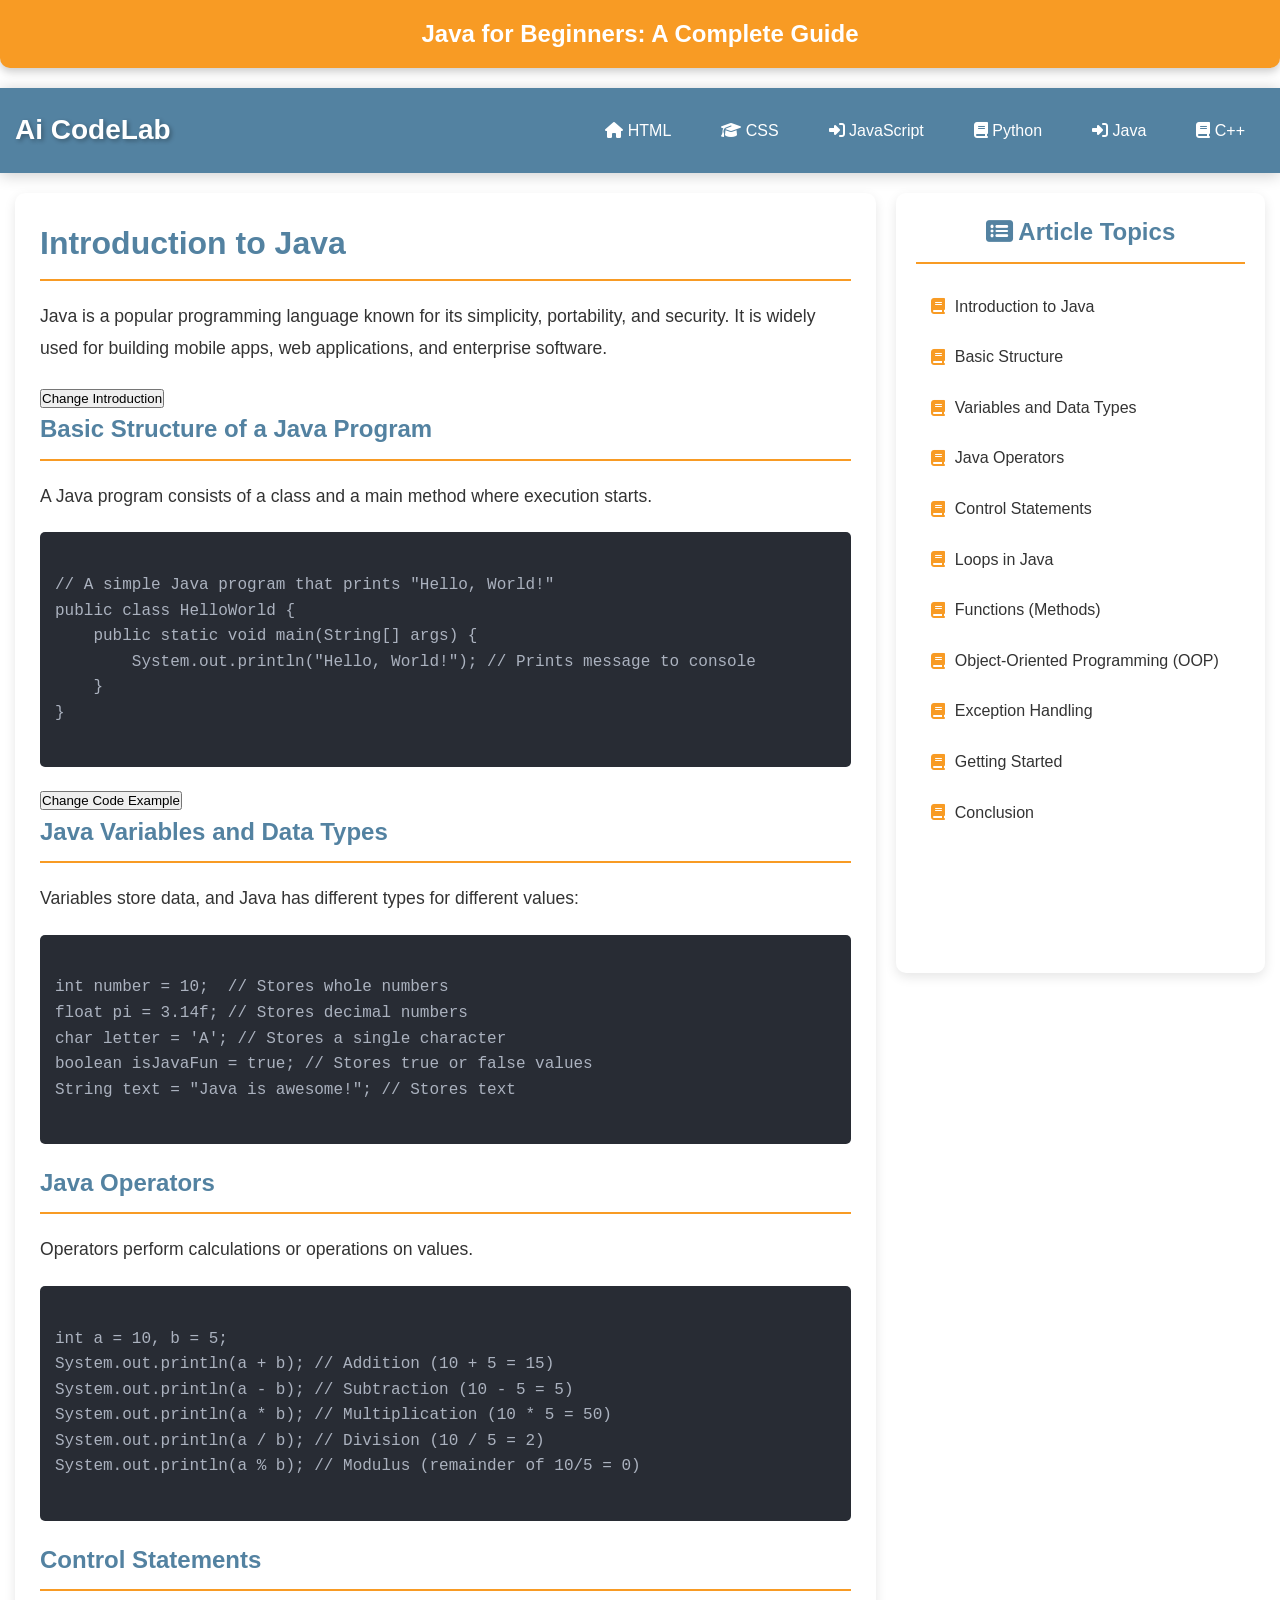
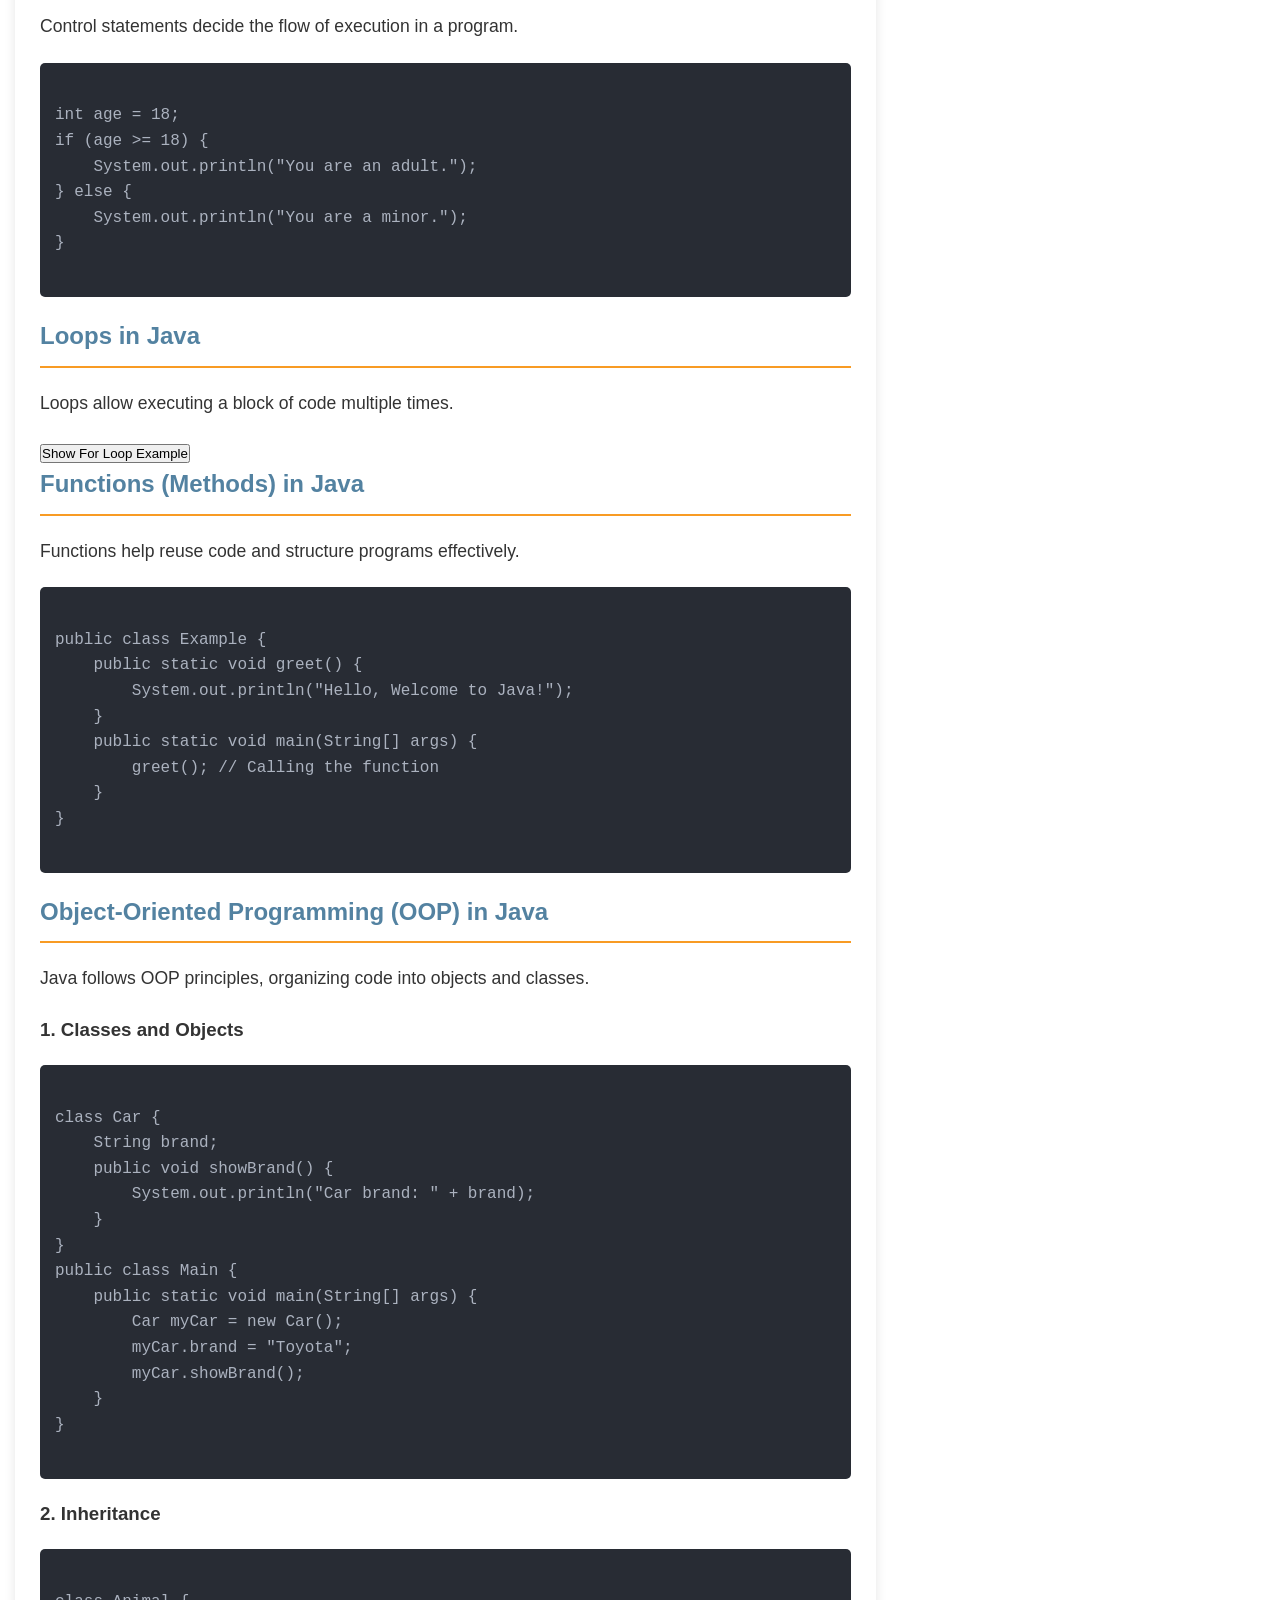
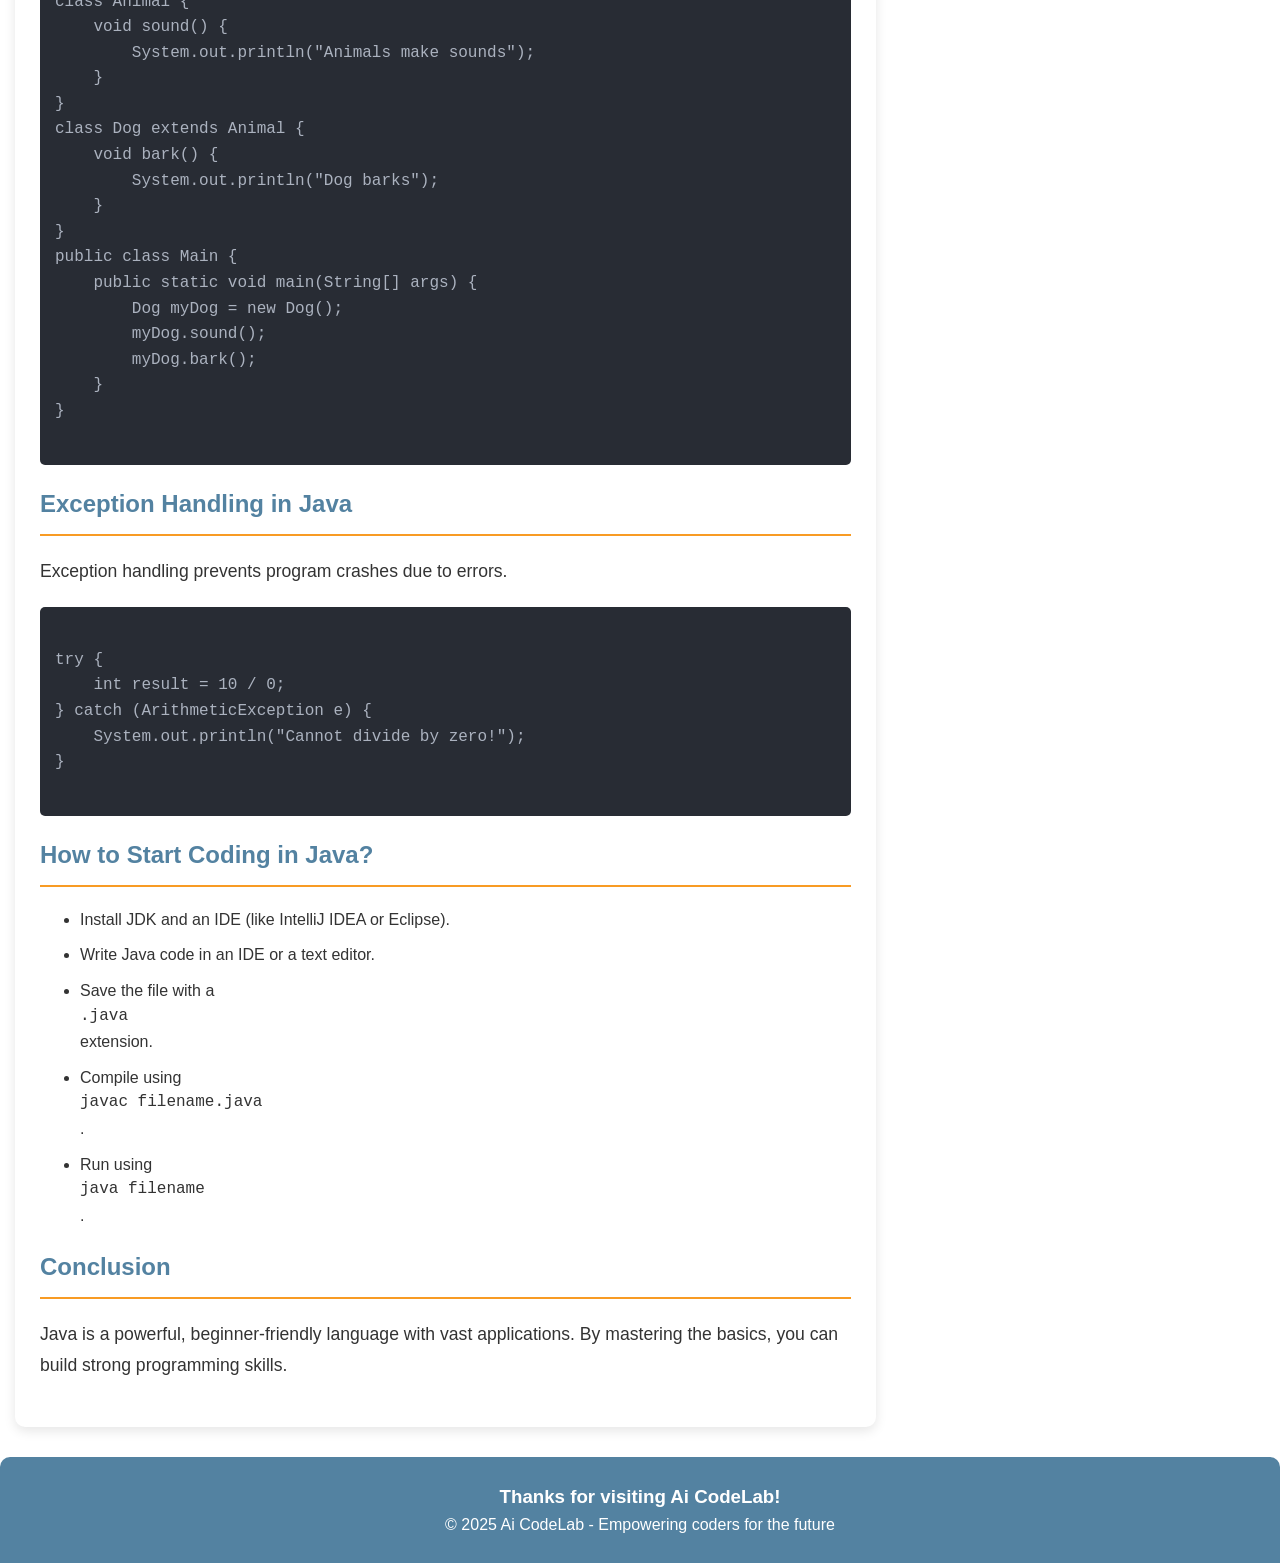
<file: Ai CodeLab/ai codelab java.html>
<!DOCTYPE html>
<html lang="en">
<head>
    <meta charset="UTF-8">
    <meta name="viewport" content="width=device-width, initial-scale=1.0">
    <title>Java for Beginners</title>
    <!-- Adding Font Awesome for icons -->
    <link rel="stylesheet" href="https://cdnjs.cloudflare.com/ajax/libs/font-awesome/6.4.0/css/all.min.css">
    <style>
        /* CSS Reset and Base Styles */
        * {
            margin: 0;
            padding: 0;
            box-sizing: border-box;
        }
        :root {
    --primary-color: #6200ea;
    --primary-light: #9d46ff;
    --primary-dark: #0a00b6;
    --secondary-color: #03dac6;
    --text-primary: #333333;
    --text-secondary: #666666;
    --text-light: #ffffff;
    --background-light: #ffffff;
    --background-dark: #f5f5f5;
    --success-color: #4caf50;
    --warning-color: #ff9800;
    --error-color: #f44336;
    --card-shadow: 0 4px 6px rgba(0, 0, 0, 0.1);
    --transition-speed: 0.3s;
}

        body {
            font-family: 'Segoe UI', Tahoma, Geneva, Verdana, sans-serif;
            line-height: 1.6;
            color: #333;
            background-color: #f4f4f4;
            overflow-x: hidden;
            font-family: 'Roboto', sans-serif;
           color: var(--text-primary);
            background-color: var(--background-light);
        }

        .container {
            width: 100%;
            max-width: 1400px;
            margin: 0 auto;
            padding: 0 15px;
        }

        /* Page Title Banner */
        .page-title {
            background-color: #f89b24;
            color: white;
            padding: 15px;
            margin-bottom: 20px;
            text-align: center;
            border-radius: 0 0 10px 10px;
            box-shadow: 0 4px 8px rgba(0, 0, 0, 0.2);
        }

        /* Header and Navigation */
        header {
            background-color: #5382a1;
            position: sticky;
            top: 0;
            z-index: 1000;
            padding: 10px 0;
            box-shadow: 0 2px 15px rgba(0, 0, 0, 0.2);
        }

        .header-content {
            display: flex;
            justify-content: space-between;
            align-items: center;
        }

        .logo {
            color: white;
            font-size: 28px;
            font-weight: bold;
            text-shadow: 2px 2px 4px rgba(0, 0, 0, 0.3);
            padding: 10px 0;
        }

        .main-nav {
            display: flex;
            gap: 10px;
        }

        .main-nav a {
            color: white;
            text-decoration: none;
            padding: 12px 20px;
            border-radius: 5px;
            transition: all 0.3s ease;
            font-weight: 500;
        }

        .main-nav a:hover {
            background-color: #f89b24;
            transform: translateY(-2px);
        }

        /* Content Layout */
        .content-wrapper {
            display: flex;
            gap: 20px;
            margin: 20px 0;
        }

        main {
            flex: 1 1 70%;
            background-color: white;
            padding: 25px;
            border-radius: 10px;
            box-shadow: 0 4px 12px rgba(0, 0, 0, 0.1);
        }

        main h1, main h2 {
            color: #5382a1;
            margin-bottom: 20px;
            border-bottom: 2px solid #f89b24;
            padding-bottom: 10px;
        }

        main p {
            margin-bottom: 20px;
            font-size: 1.1rem;
            line-height: 1.8;
        }

        main ul, main ol {
            margin: 20px 0 20px 40px;
        }

        main li {
            margin-bottom: 10px;
        }

        /* Code Blocks */
        pre {
            background-color: #282c34;
            color: #abb2bf;
            padding: 15px;
            border-radius: 5px;
            overflow-x: auto;
            margin: 20px 0;
        }

        code {
            font-family: 'Consolas', monospace;
            display: block;
        }

        /* Side Navigation */
        .side-nav {
            flex: 1 1 30%;
            background-color: white;
            padding: 20px;
            border-radius: 10px;
            box-shadow: 0 4px 12px rgba(0, 0, 0, 0.1);
            position: sticky;
            top: 90px;
            max-height: calc(100vh - 120px); /* Adjust based on your header and footer height */
            overflow-y: auto;
        }

        .side-nav h2 {
            color: #5382a1;
            text-align: center;
            margin-bottom: 20px;
            border-bottom: 2px solid #f89b24;
            padding-bottom: 10px;
        }

        .side-nav a {
            display: flex;
            align-items: center;
            color: #333;
            text-decoration: none;
            padding: 10px 15px;
            margin: 5px 0;
            border-radius: 5px;
            transition: all 0.3s ease;
        }

        .side-nav a:hover {
            background-color: #5382a1;
            color: white;
            transform: translateX(5px);
        }

        .side-nav a i {
            margin-right: 10px;
            color: #f89b24;
        }

        .side-nav a:hover i {
            color: white;
        }

        /* Footer */
        footer {
            background-color: #5382a1;
            color: white;
            text-align: center;
            padding: 25px 0;
            margin-top: 30px;
            border-radius: 10px 10px 0 0;
        }

        /* Mobile Menu Toggle */
        .menu-toggle {
            display: none;
            background: none;
            border: none;
            color: white;
            font-size: 24px;
            cursor: pointer;
        }

        /* Responsive Design */
        @media (max-width: 992px) {
            .content-wrapper {
                flex-direction: column;
            }
            
            .side-nav {
                position: static;
                width: 100%;
                max-height: none;
                overflow-y: visible;
            }
        }

        @media (max-width: 768px) {
            .header-content {
                flex-direction: column;
                align-items: flex-start;
            }
            
            .menu-toggle {
                display: block;
                position: absolute;
                top: 20px;
                right: 20px;
            }
            
            .main-nav {
                display: none;
                flex-direction: column;
                width: 100%;
                margin-top: 15px;
            }
            
            .main-nav.active {
                display: flex;
            }
            
            .main-nav a {
                width: 100%;
                text-align: center;
            }
        }

        @media (max-width: 480px) {
            .logo {
                font-size: 24px;
            }
            
            main {
                padding: 15px;
            }
            
            .page-title h2 {
                font-size: 20px;
            }
        }
    </style>
</head>
<body>
    <!-- Page Title Banner -->
    <div class="page-title">
        <h2>Java for Beginners: A Complete Guide</h2>
    </div>

    <!-- Header with Navigation -->
    <header>
        <div class="container">
            <div class="header-content">
                <div class="logo">Ai CodeLab</div>
                <button class="menu-toggle" id="menuToggle">
                    <i class="fas fa-bars"></i>
                </button>
                <nav class="main-nav" id="mainNav">
                    <a target="_blank" href="ai codelab html.html"><i class="fas fa-home"></i> HTML</a>
                    <a target="_blank" href="ai codelab css.html"><i class="fas fa-graduation-cap"></i> CSS</a>  
                    <a target="_blank" href="ai codelab javaScript.html"><i class="fas fa-sign-in-alt"></i> JavaScript</a> 
                    <a target="_blank" href="ai codelab pyhton.html"><i class="fas fa-book"></i> Python</a>
                    <a target="_blank" href="ai codelab java.html"><i class="fas fa-sign-in-alt"></i> Java</a> 
                    <a target="_blank" href="ai codelab.C++.html"><i class="fas fa-book"></i> C++</a>
                </nav>
            </div>
        </div>
    </header>

    <!-- Main Content Area -->
    <div class="container">
        <div class="content-wrapper">
            <!-- Main Content -->
            <main>
                <h1 id="introduction">Introduction to Java</h1>
                <p id="intro">Java is a popular programming language known for its simplicity, portability, and security. It is widely used for building mobile apps, web applications, and enterprise software.</p>
                <button onclick="changeIntro()">Change Introduction</button>
                
                <h2 id="basic-structure">Basic Structure of a Java Program</h2>
                <p>A Java program consists of a class and a main method where execution starts.</p>
                <pre><code id="codeSample">
// A simple Java program that prints "Hello, World!"
public class HelloWorld {
    public static void main(String[] args) {
        System.out.println("Hello, World!"); // Prints message to console
    }
}
                </code></pre>
                <button onclick="changeCode()">Change Code Example</button>
                
                <h2 id="variables-datatypes">Java Variables and Data Types</h2>
                <p>Variables store data, and Java has different types for different values:</p>
                <pre><code>
int number = 10;  // Stores whole numbers
float pi = 3.14f; // Stores decimal numbers
char letter = 'A'; // Stores a single character
boolean isJavaFun = true; // Stores true or false values
String text = "Java is awesome!"; // Stores text
                </code></pre>
                
                <h2 id="operators">Java Operators</h2>
                <p>Operators perform calculations or operations on values.</p>
                <pre><code>
int a = 10, b = 5;
System.out.println(a + b); // Addition (10 + 5 = 15)
System.out.println(a - b); // Subtraction (10 - 5 = 5)
System.out.println(a * b); // Multiplication (10 * 5 = 50)
System.out.println(a / b); // Division (10 / 5 = 2)
System.out.println(a % b); // Modulus (remainder of 10/5 = 0)
                </code></pre>
                
                <h2 id="control-statements">Control Statements</h2>
                <p>Control statements decide the flow of execution in a program.</p>
                <pre><code>
int age = 18;
if (age >= 18) { 
    System.out.println("You are an adult.");
} else {
    System.out.println("You are a minor.");
}
                </code></pre>
                
                <h2 id="loops">Loops in Java</h2>
                <p>Loops allow executing a block of code multiple times.</p>
                <button onclick="showLoop()">Show For Loop Example</button>
                <pre id="loopExample" style="display:none;"><code>
for (int i = 1; i <= 5; i++) {
    System.out.println("Iteration: " + i);
}
                </code></pre>
                
                <h2 id="functions">Functions (Methods) in Java</h2>
                <p>Functions help reuse code and structure programs effectively.</p>
                <pre><code>
public class Example {
    public static void greet() {
        System.out.println("Hello, Welcome to Java!");
    }
    public static void main(String[] args) {
        greet(); // Calling the function
    }
}
                </code></pre>
                
                <h2 id="oop">Object-Oriented Programming (OOP) in Java</h2>
                <p>Java follows OOP principles, organizing code into objects and classes.</p>
                <h3>1. Classes and Objects</h3>
                <pre><code>
class Car {
    String brand; 
    public void showBrand() {
        System.out.println("Car brand: " + brand);
    }
}
public class Main {
    public static void main(String[] args) {
        Car myCar = new Car();
        myCar.brand = "Toyota";
        myCar.showBrand();
    }
}
                </code></pre>
                
                <h3>2. Inheritance</h3>
                <pre><code>
class Animal {
    void sound() {
        System.out.println("Animals make sounds");
    }
}
class Dog extends Animal {
    void bark() {
        System.out.println("Dog barks");
    }
}
public class Main {
    public static void main(String[] args) {
        Dog myDog = new Dog();
        myDog.sound();
        myDog.bark();
    }
}
                </code></pre>
                
                <h2 id="exception-handling">Exception Handling in Java</h2>
                <p>Exception handling prevents program crashes due to errors.</p>
                <pre><code>
try {
    int result = 10 / 0; 
} catch (ArithmeticException e) {
    System.out.println("Cannot divide by zero!");
}
                </code></pre>
                
                <h2 id="getting-started">How to Start Coding in Java?</h2>
                <ul>
                    <li>Install JDK and an IDE (like IntelliJ IDEA or Eclipse).</li>
                    <li>Write Java code in an IDE or a text editor.</li>
                    <li>Save the file with a <code>.java</code> extension.</li>
                    <li>Compile using <code>javac filename.java</code>.</li>
                    <li>Run using <code>java filename</code>.</li>
                </ul>
                
                <h2 id="conclusion">Conclusion</h2>
                <p>Java is a powerful, beginner-friendly language with vast applications. By mastering the basics, you can build strong programming skills.</p>
            </main>

            <!-- Side Navigation -->
            <aside class="side-nav">
                <h2><i class="fas fa-list-alt"></i> Article Topics</h2>
                <a href="#introduction"><i class="fas fa-book"></i> Introduction to Java</a>
                <a href="#basic-structure"><i class="fas fa-book"></i> Basic Structure</a>
                <a href="#variables-datatypes"><i class="fas fa-book"></i> Variables and Data Types</a>
                <a href="#operators"><i class="fas fa-book"></i> Java Operators</a>
                <a href="#control-statements"><i class="fas fa-book"></i> Control Statements</a>
                <a href="#loops"><i class="fas fa-book"></i> Loops in Java</a>
                <a href="#functions"><i class="fas fa-book"></i> Functions (Methods)</a>
                <a href="#oop"><i class="fas fa-book"></i> Object-Oriented Programming (OOP)</a>
                <a href="#exception-handling"><i class="fas fa-book"></i> Exception Handling</a>
                <a href="#getting-started"><i class="fas fa-book"></i> Getting Started</a>
                <a href="#conclusion"><i class="fas fa-book"></i> Conclusion</a>
            </aside>
        </div>
    </div>

    <!-- Footer -->
    <footer>
        <div class="container">
            <h3>Thanks for visiting Ai CodeLab!</h3>
            <p>© 2025 Ai CodeLab - Empowering coders for the future</p>
        </div>
    </footer>

    <!-- JavaScript for mobile menu toggle -->
    <script>
        document.addEventListener('DOMContentLoaded', function() {
            const menuToggle = document.getElementById('menuToggle');
            const mainNav = document.getElementById('mainNav');
            
            menuToggle.addEventListener('click', function() {
                mainNav.classList.toggle('active');
            });
        });

        function changeIntro() {
            document.getElementById("intro").innerText = "Java is an object-oriented, platform-independent programming language used in various fields, from web development to AI.";
        }
        
        function changeCode() {
            document.getElementById("codeSample").innerText = "// Modified Java Code\npublic class Greetings {\n    public static void main(String[] args) {\n        System.out.println(\"Welcome to Java!\");\n    }\n}";
        }
        
        function showLoop() {
            document.getElementById("loopExample").style.display = "block";
        }
    </script>
</body>
</html>
</file>
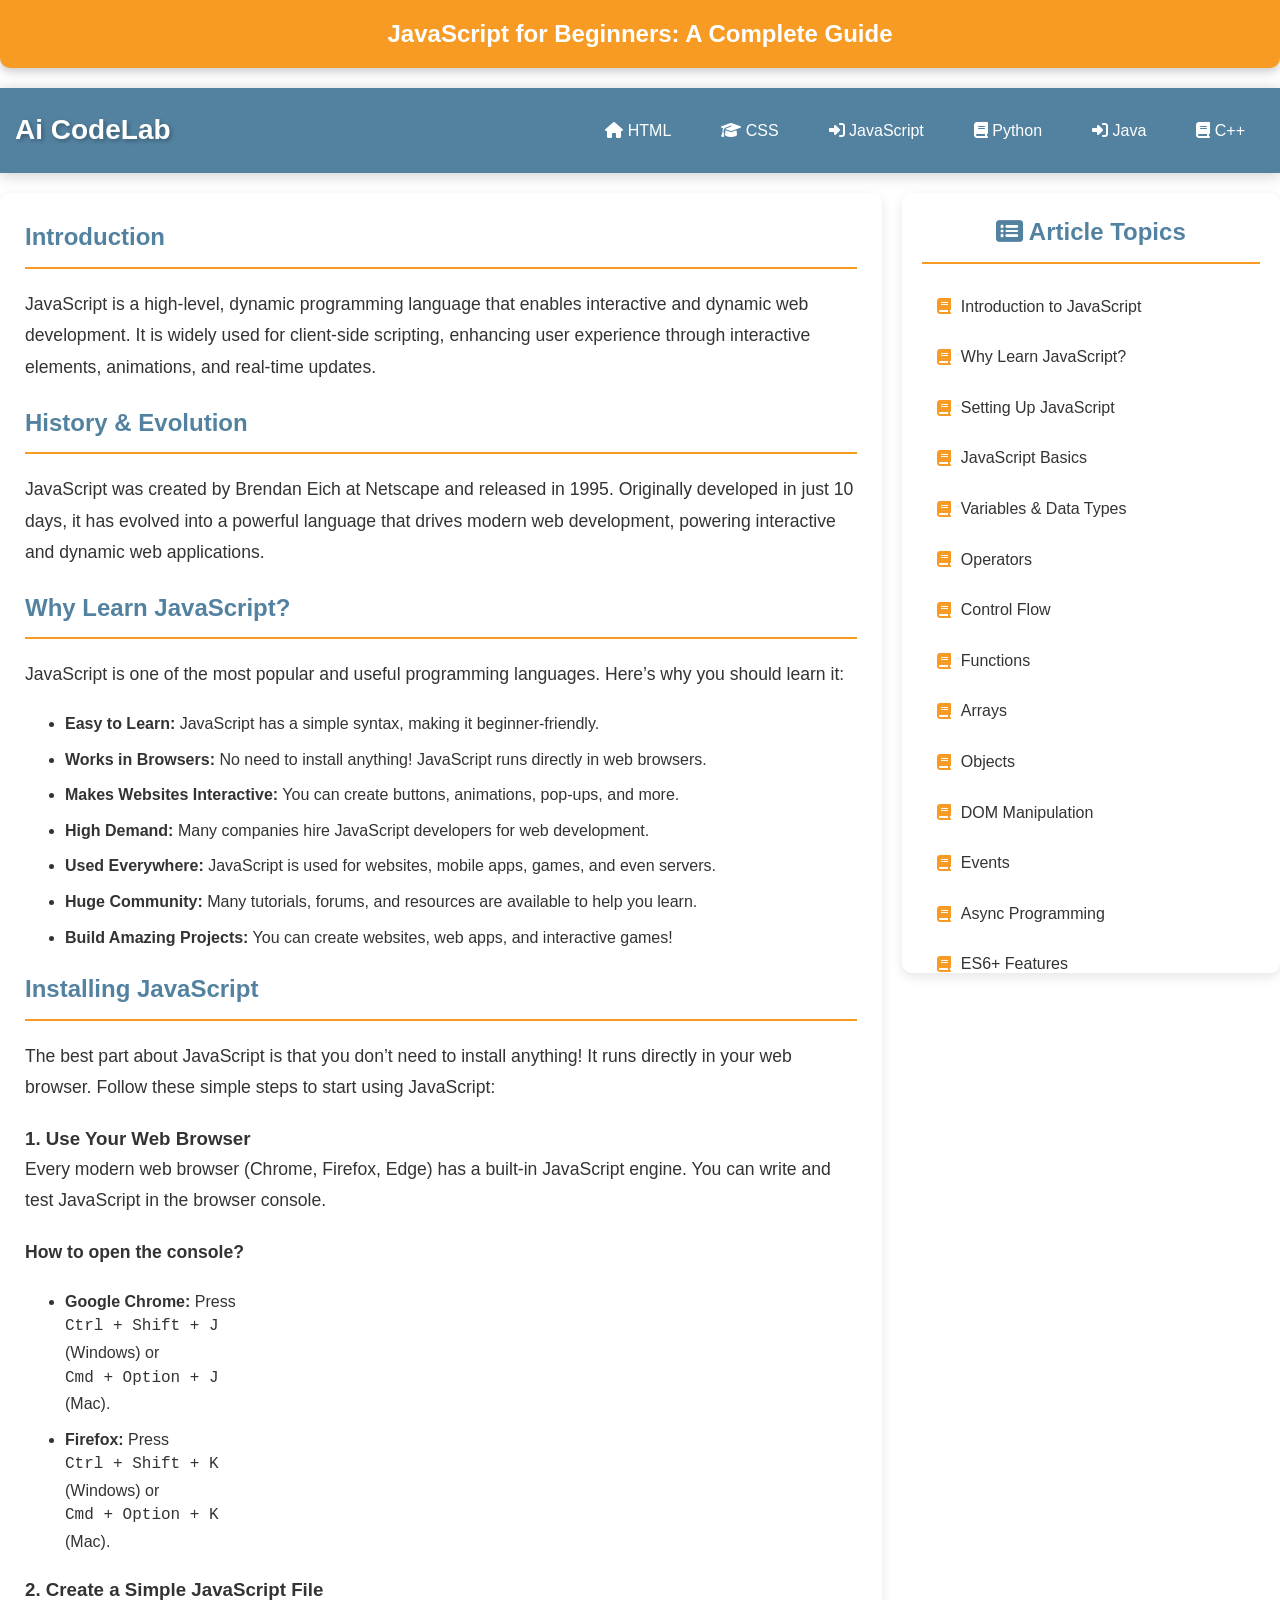
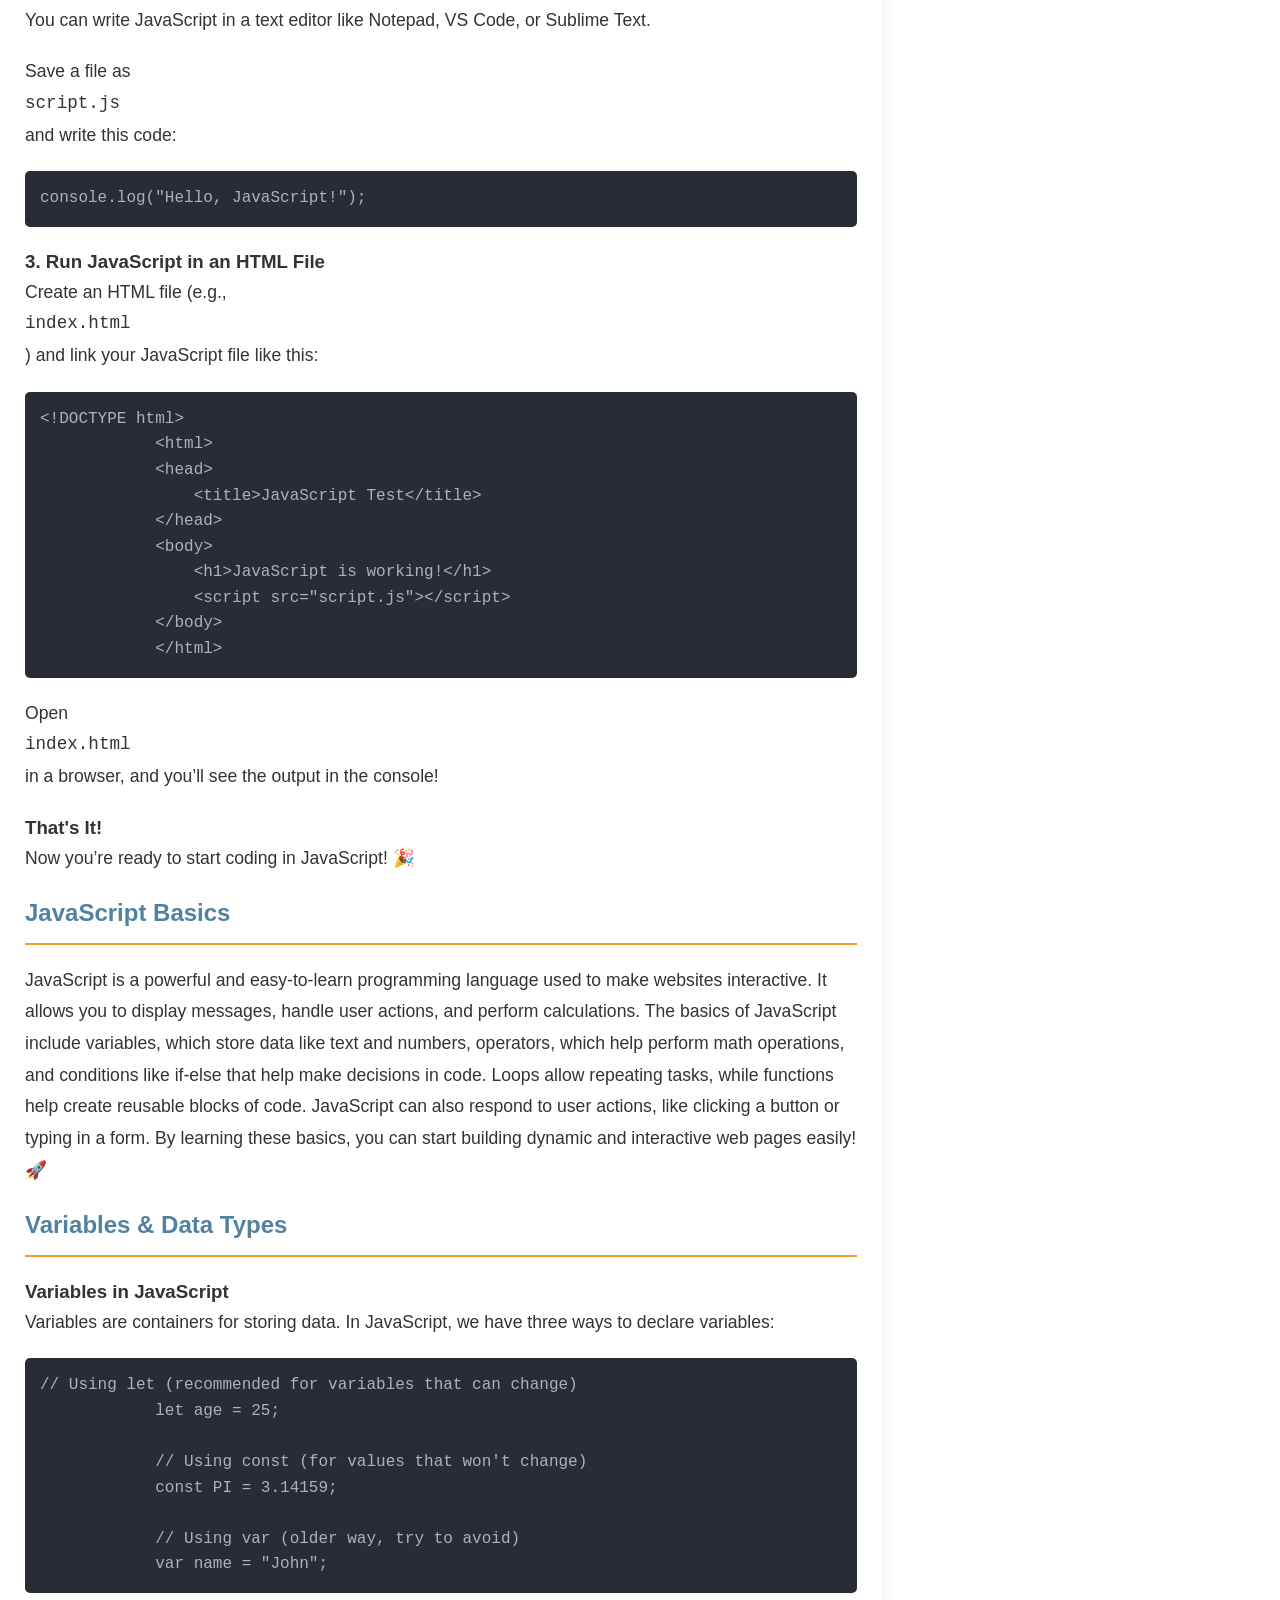
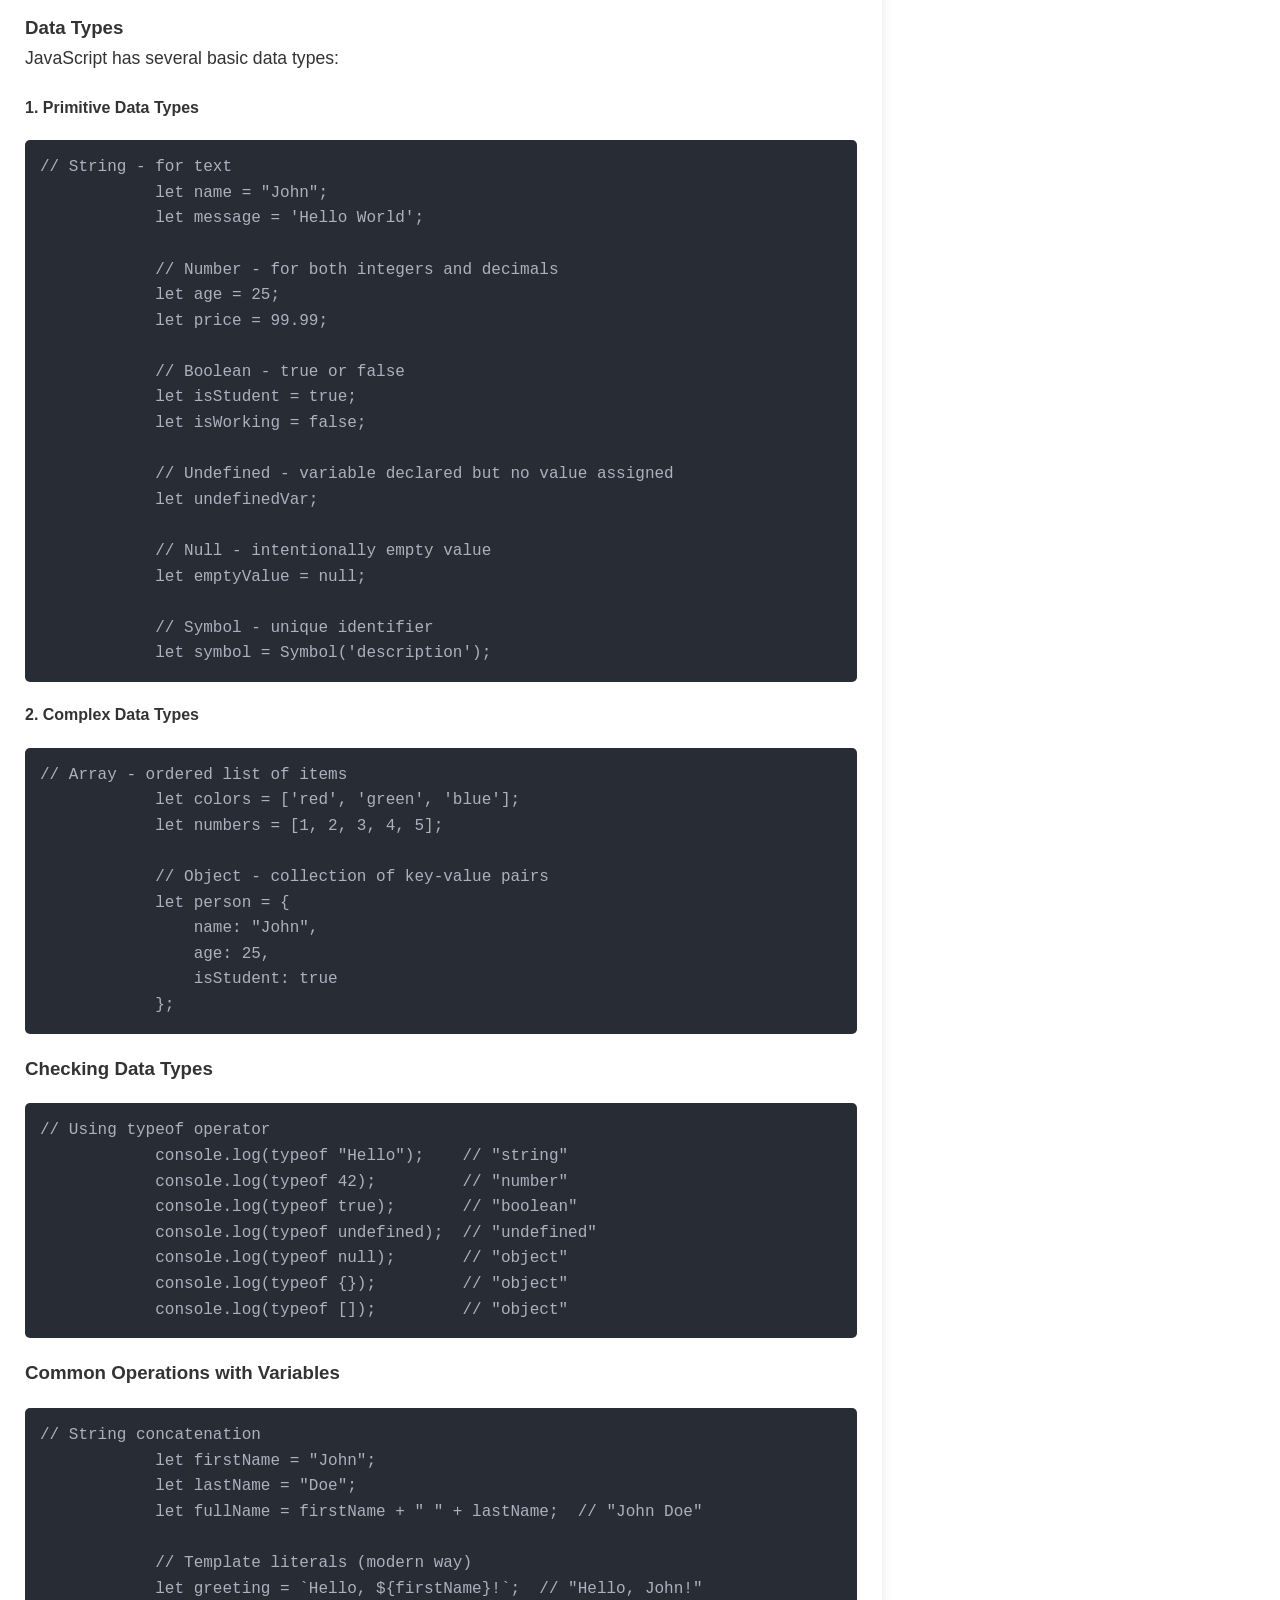
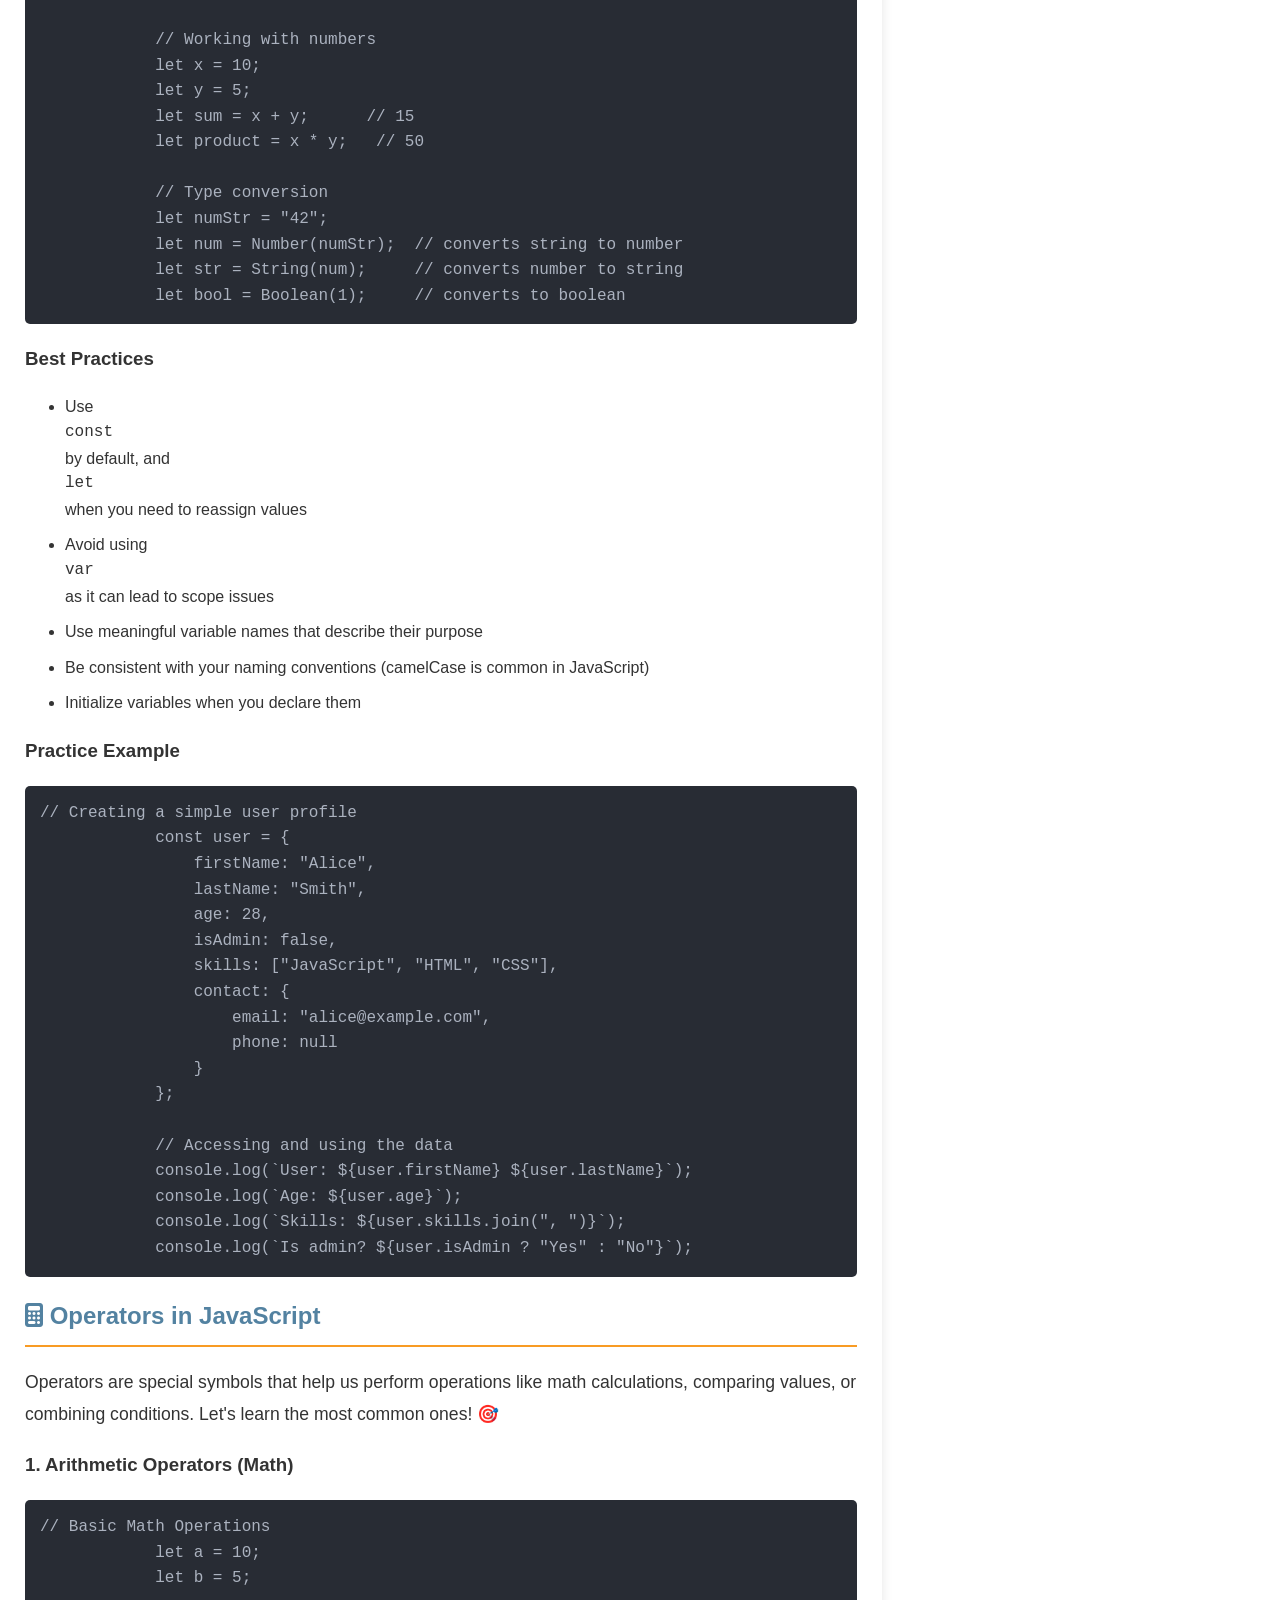
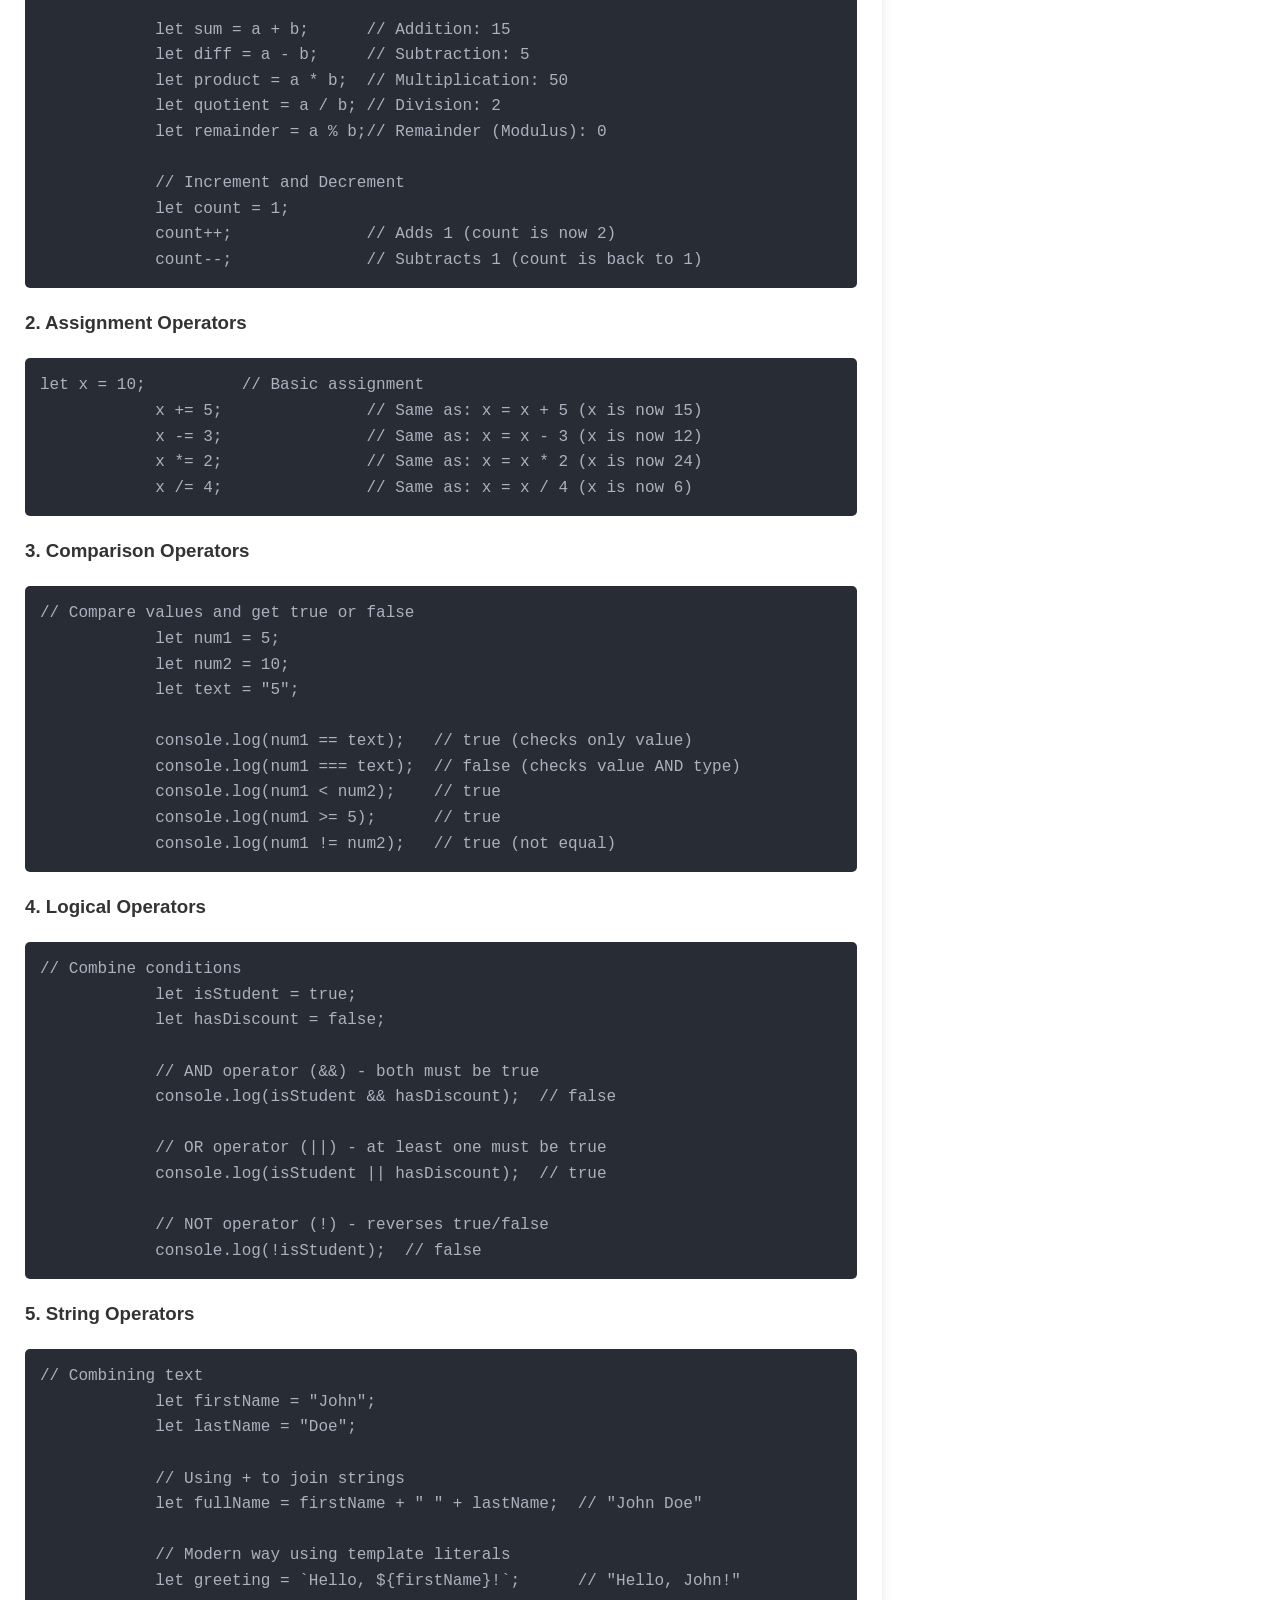
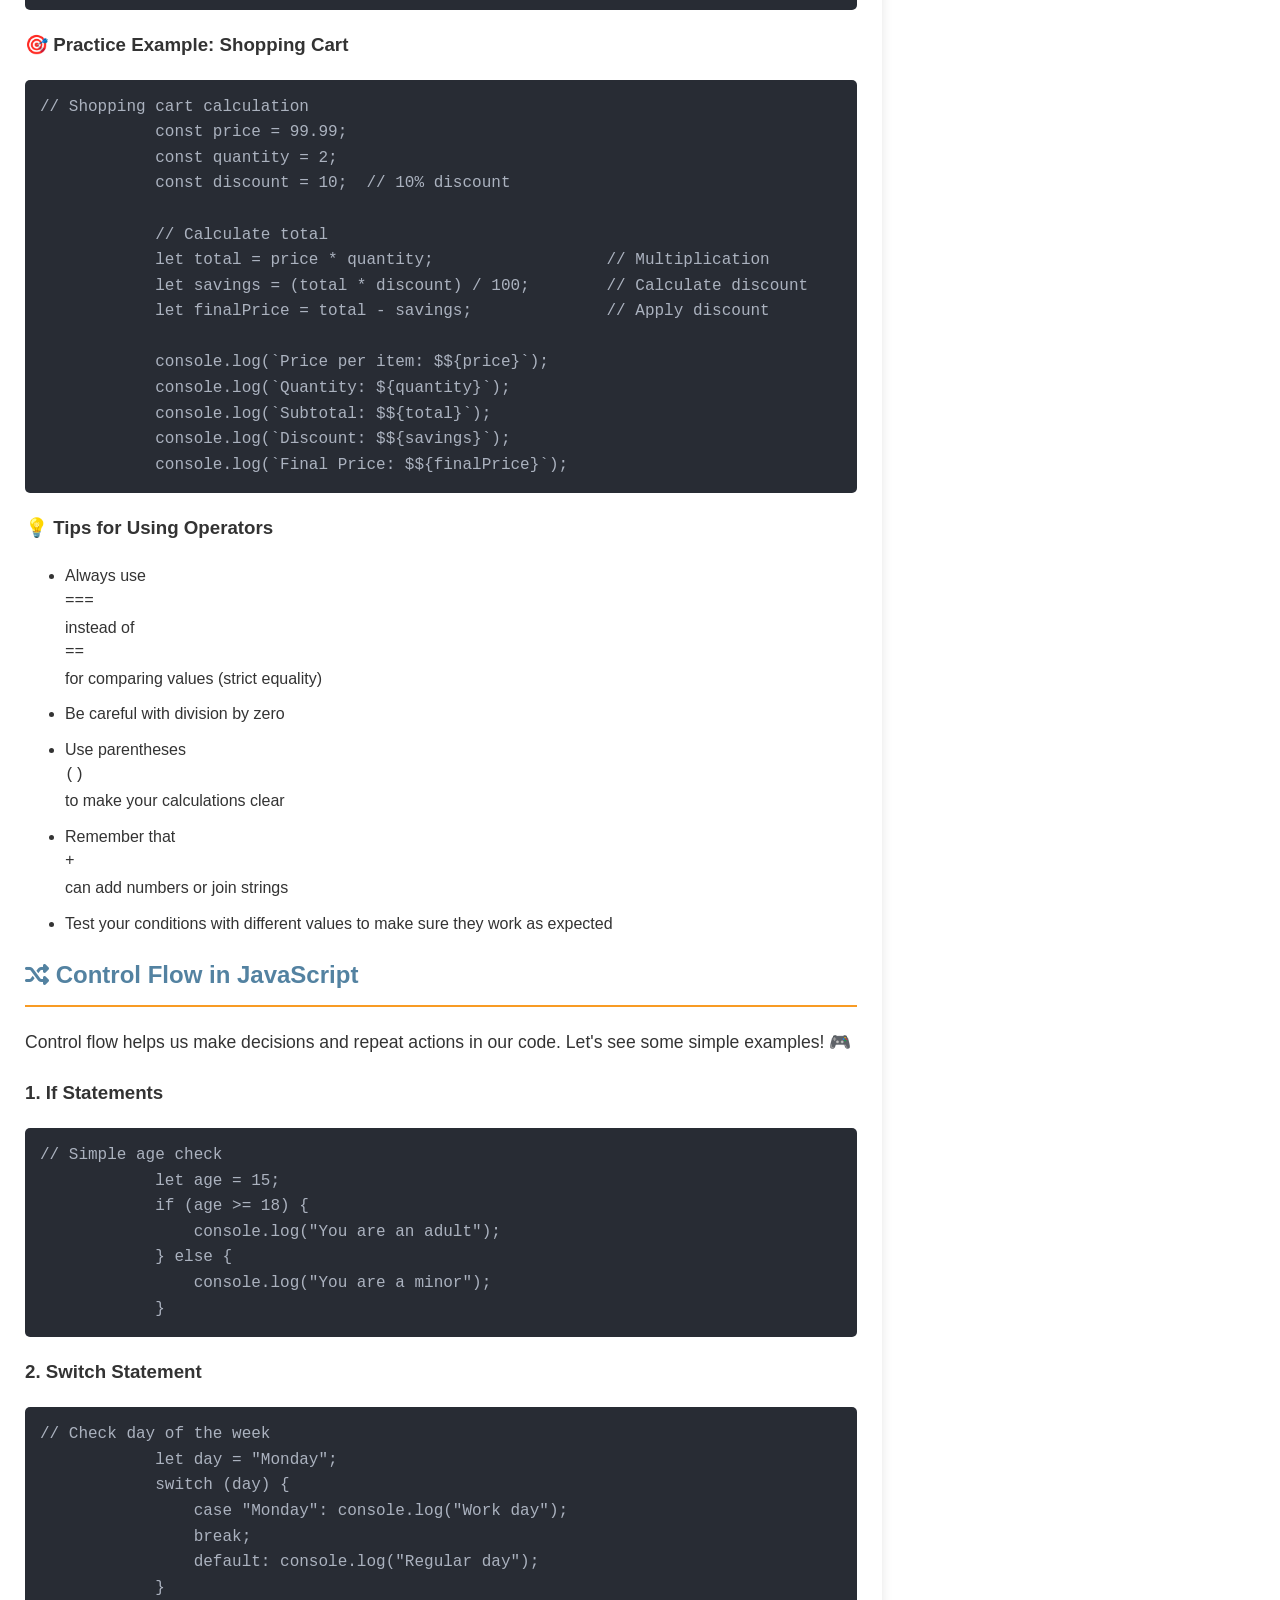
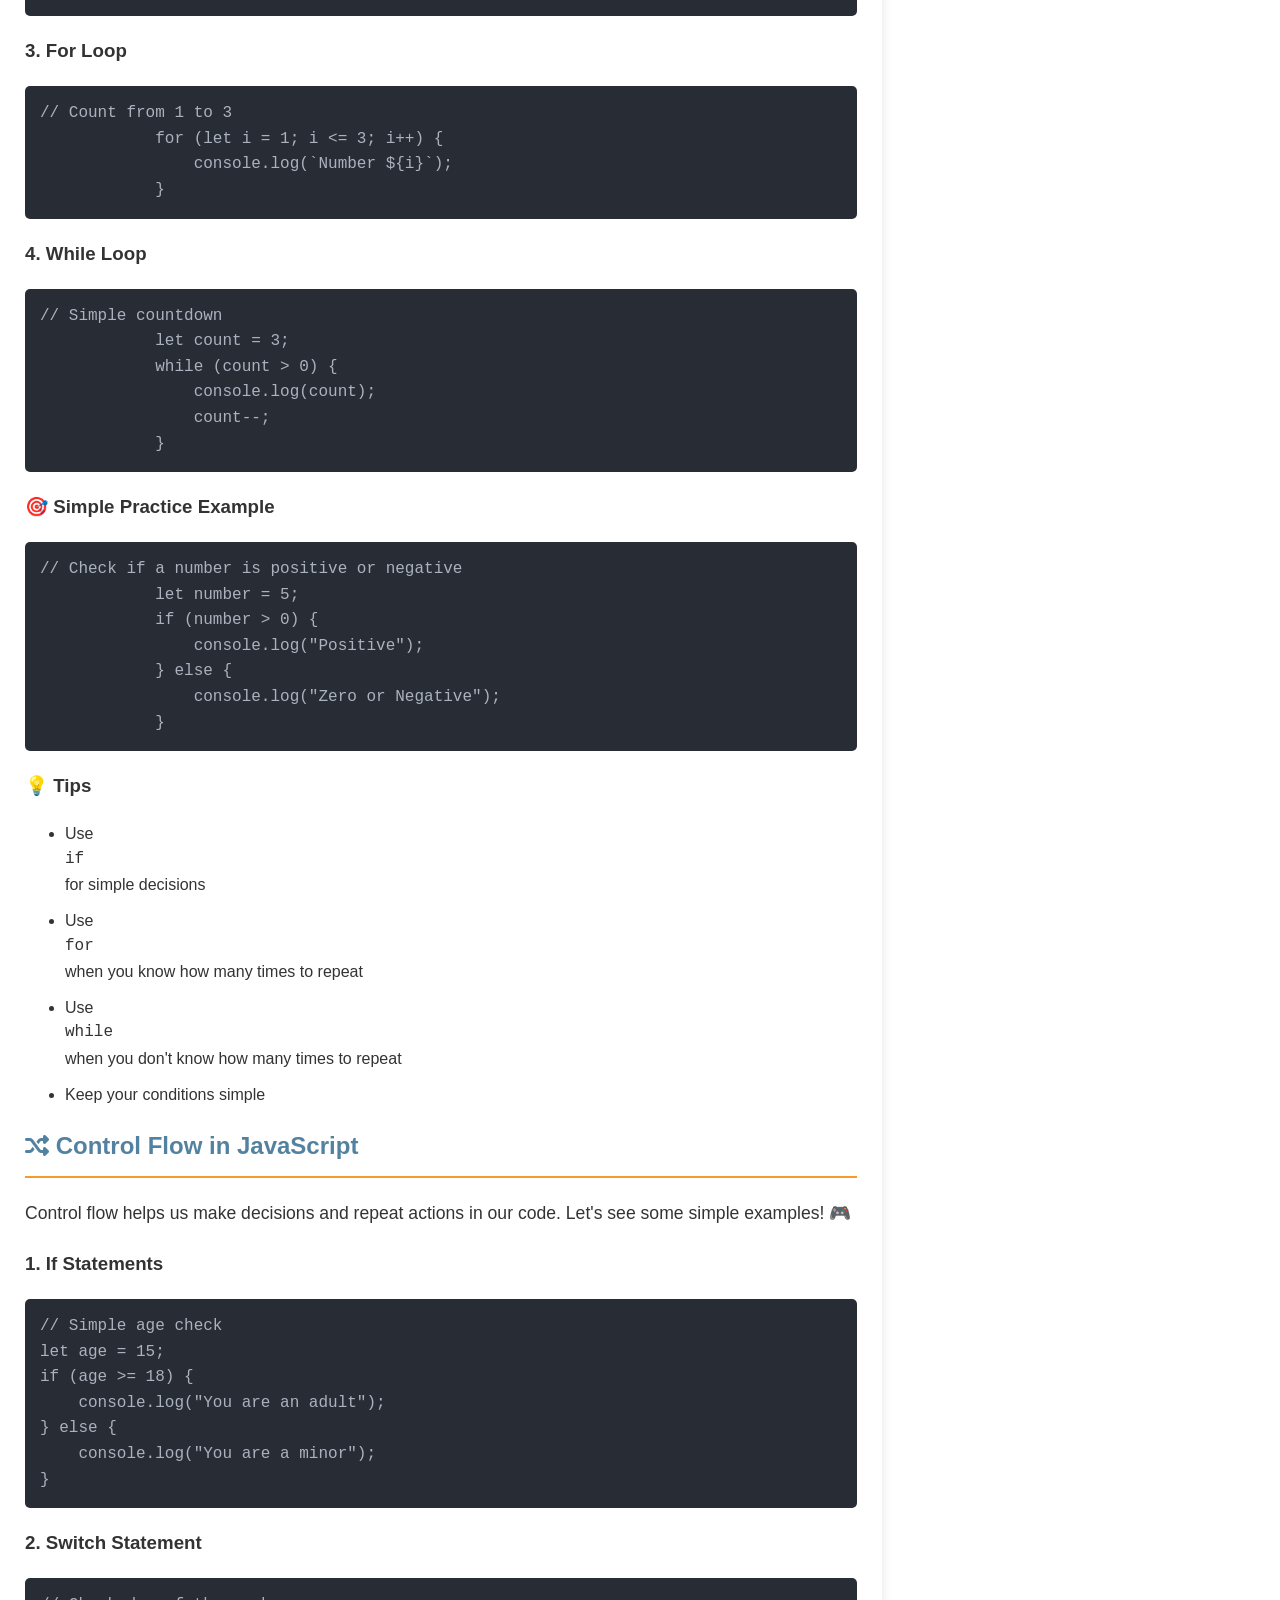
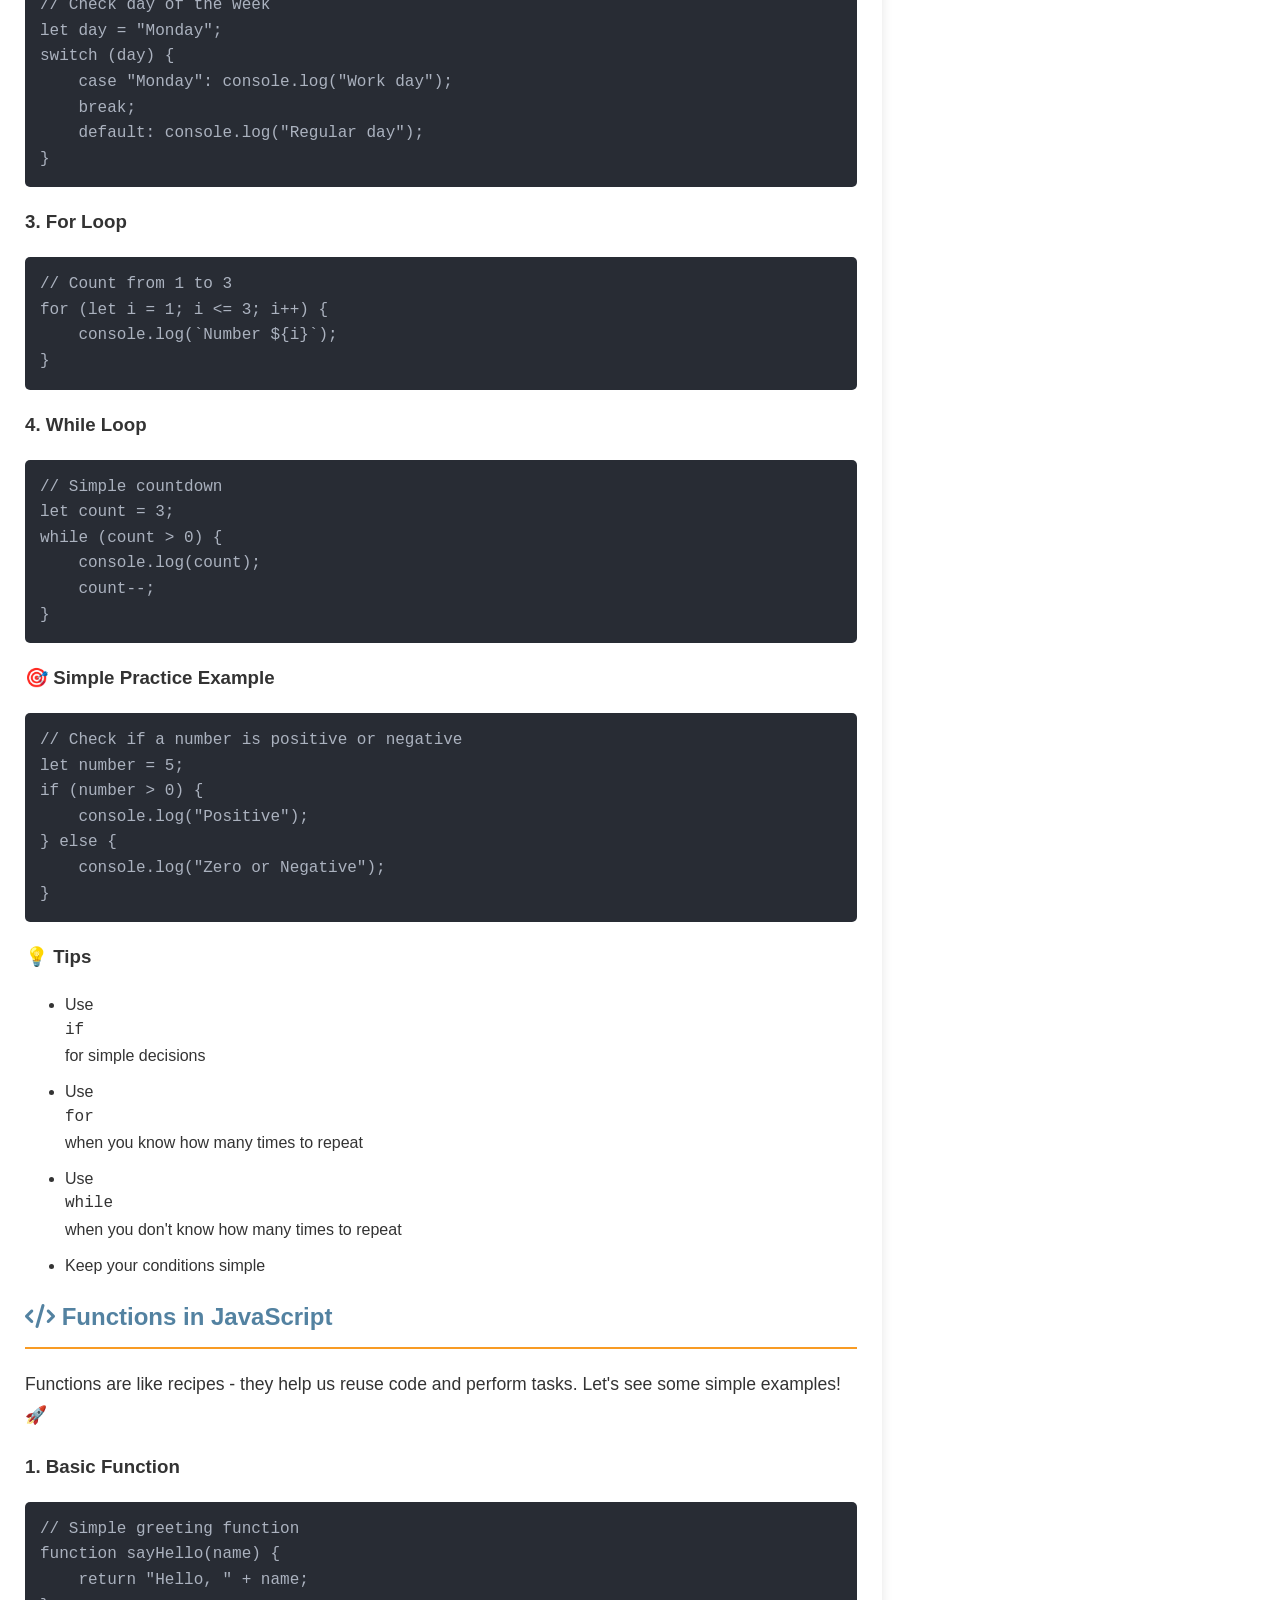
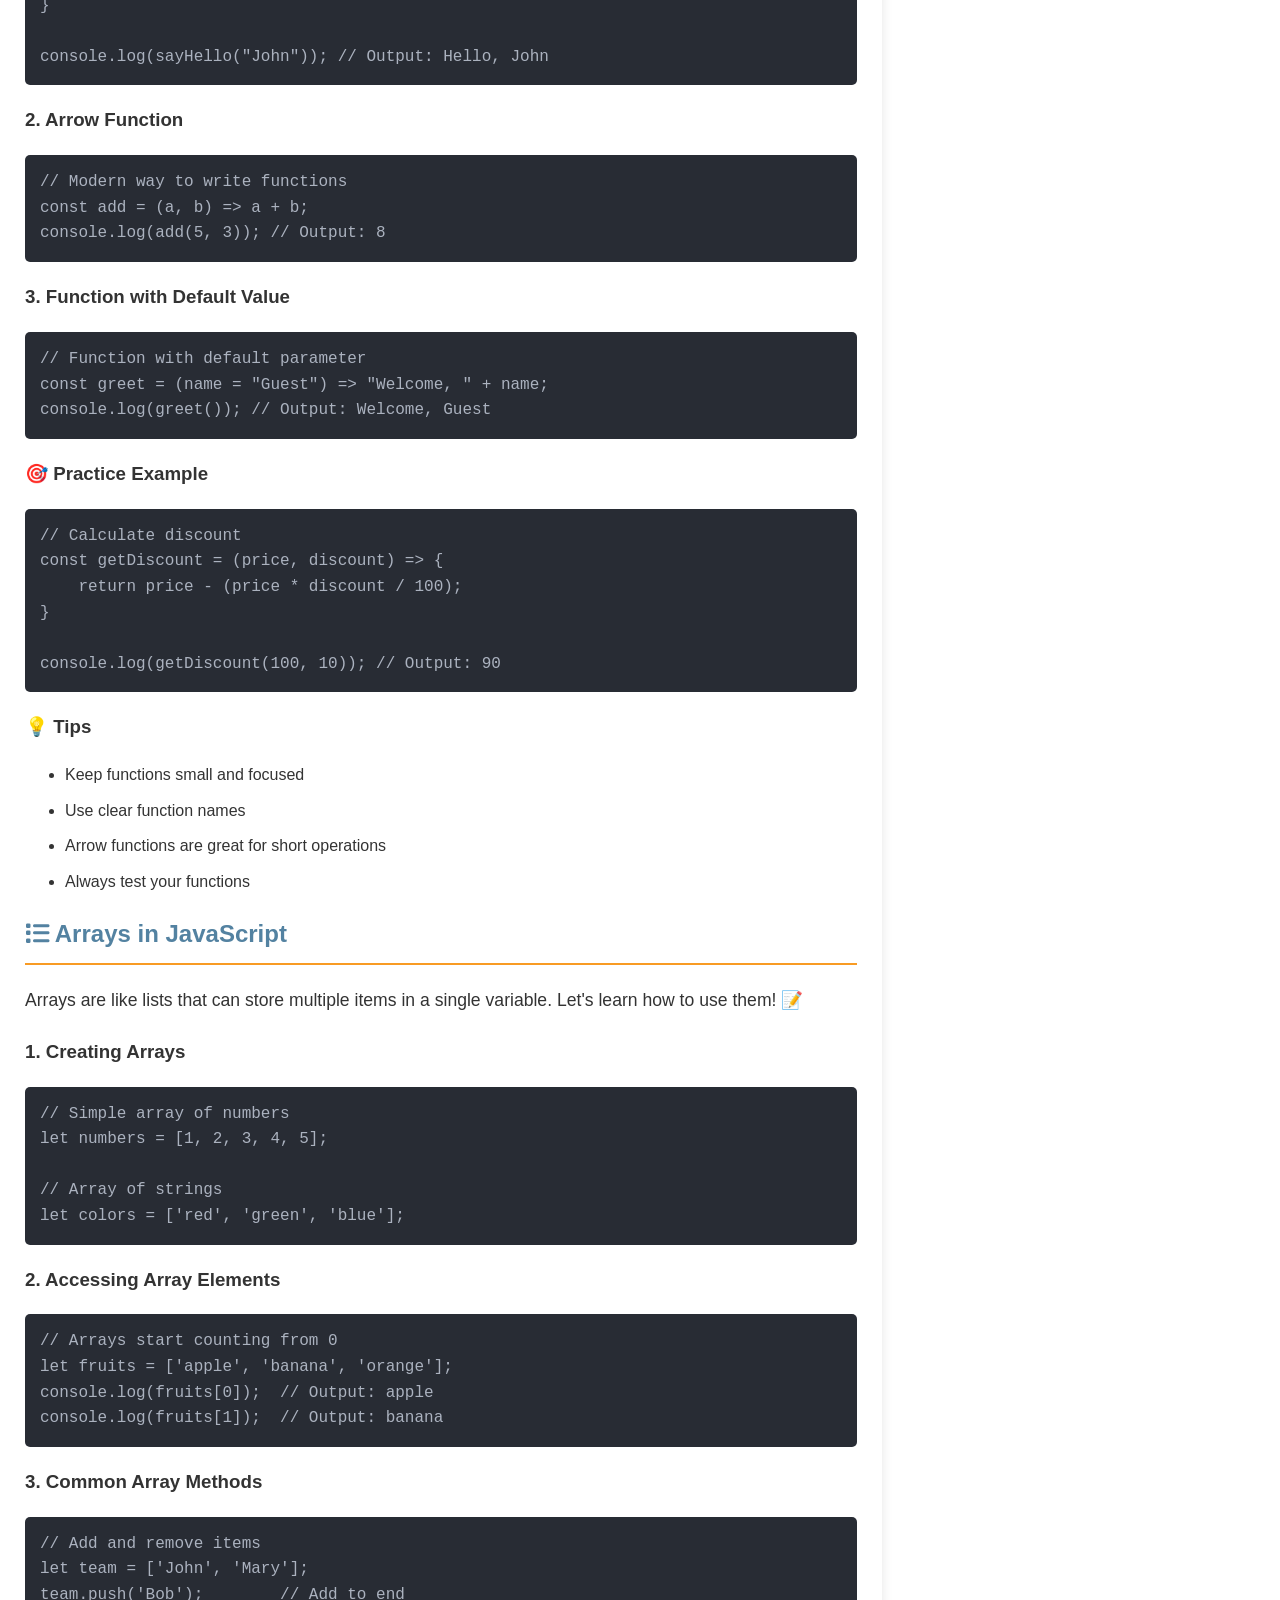
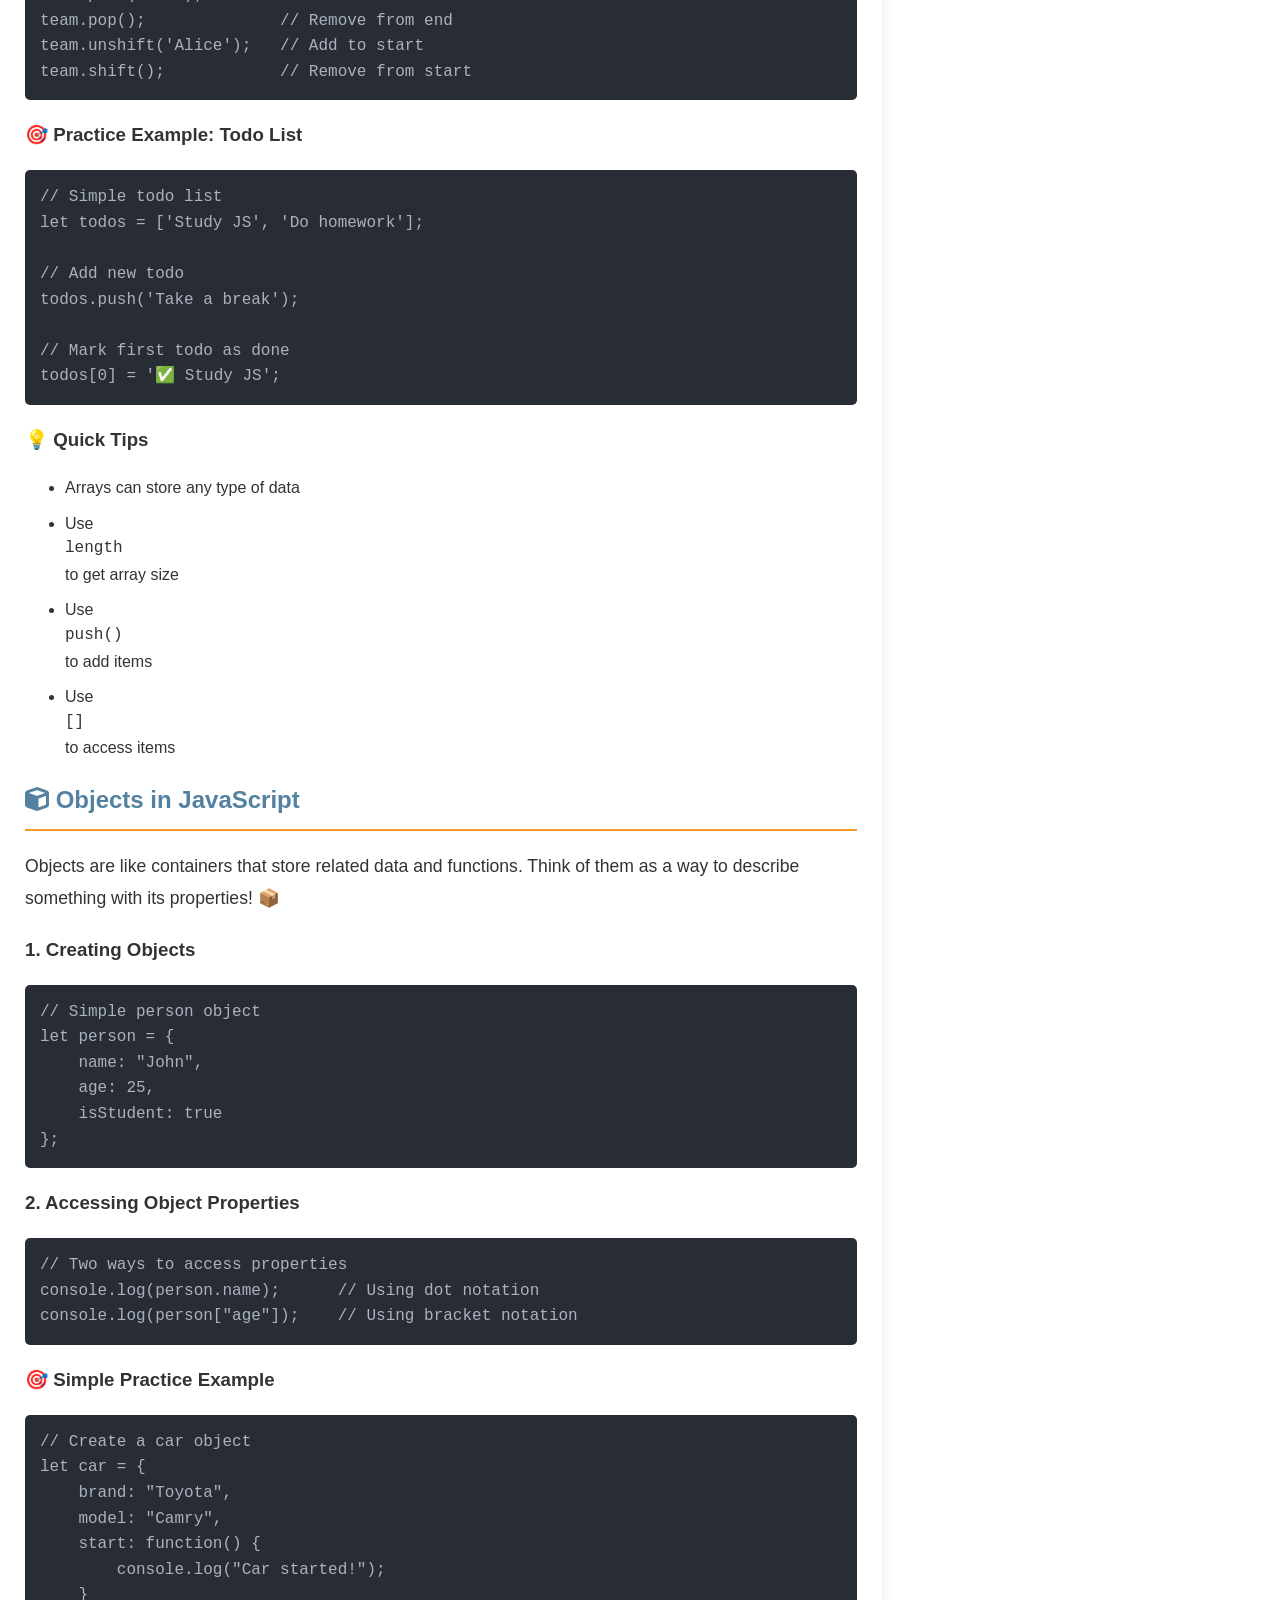
<file: Ai CodeLab/ai codelab javaScript.html>
<!DOCTYPE html>
<html lang="en">
<head>
    <meta charset="UTF-8">
    <meta name="viewport" content="width=device-width, initial-scale=1.0">
    <title>JavaScript for Beginners</title>
    <link rel="stylesheet" href="https://cdnjs.cloudflare.com/ajax/libs/font-awesome/6.4.0/css/all.min.css">
    <style>
    
        /* CSS Reset and Base Styles */
        * {
            margin: 0;
            padding: 0;
            box-sizing: border-box;
        }
        :root {
    --primary-color: #6200ea;
    --primary-light: #9d46ff;
    --primary-dark: #0a00b6;
    --secondary-color: #03dac6;
    --text-primary: #333333;
    --text-secondary: #666666;
    --text-light: #ffffff;
    --background-light: #ffffff;
    --background-dark: #f5f5f5;
    --success-color: #4caf50;
    --warning-color: #ff9800;
    --error-color: #f44336;
    --card-shadow: 0 4px 6px rgba(0, 0, 0, 0.1);
    --transition-speed: 0.3s;
}

        body {
            font-family: 'Segoe UI', Tahoma, Geneva, Verdana, sans-serif;
            line-height: 1.6;
            color: #333;
            background-color: #f4f4f4;
            overflow-x: hidden;
            font-family: 'Roboto', sans-serif;
           color: var(--text-primary);
            background-color: var(--background-light);
        }

        .container {
            width: 100%;
            max-width: 1400px;
            margin: 0 auto;
            padding: 0 15px;
        }

        /* Page Title Banner */
        .page-title {
            background-color: #f89b24;
            color: white;
            padding: 15px;
            margin-bottom: 20px;
            text-align: center;
            border-radius: 0 0 10px 10px;
            box-shadow: 0 4px 8px rgba(0, 0, 0, 0.2);
        }

        /* Header and Navigation */
        header {
            background-color: #5382a1;
            position: sticky;
            top: 0;
            z-index: 1000;
            padding: 10px 0;
            box-shadow: 0 2px 15px rgba(0, 0, 0, 0.2);
        }

        .header-content {
            display: flex;
            justify-content: space-between;
            align-items: center;
        }

        .logo {
            color: white;
            font-size: 28px;
            font-weight: bold;
            text-shadow: 2px 2px 4px rgba(0, 0, 0, 0.3);
            padding: 10px 0;
        }

        .main-nav {
            display: flex;
            gap: 10px;
        }

        .main-nav a {
            color: white;
            text-decoration: none;
            padding: 12px 20px;
            border-radius: 5px;
            transition: all 0.3s ease;
            font-weight: 500;
        }

        .main-nav a:hover {
            background-color: #f89b24;
            transform: translateY(-2px);
        }

        /* Content Layout */
        .content-wrapper {
            display: flex;
            gap: 20px;
            margin: 20px 0;
        }

        main {
            flex: 1 1 70%;
            background-color: white;
            padding: 25px;
            border-radius: 10px;
            box-shadow: 0 4px 12px rgba(0, 0, 0, 0.1);
        }

        main h1, main h2 {
            color: #5382a1;
            margin-bottom: 20px;
            border-bottom: 2px solid #f89b24;
            padding-bottom: 10px;
        }

        main p {
            margin-bottom: 20px;
            font-size: 1.1rem;
            line-height: 1.8;
        }

        main ul, main ol {
            margin: 20px 0 20px 40px;
        }

        main li {
            margin-bottom: 10px;
        }

        /* Code Blocks */
        pre {
            background-color: #282c34;
            color: #abb2bf;
            padding: 15px;
            border-radius: 5px;
            overflow-x: auto;
            margin: 20px 0;
        }

        code {
            font-family: 'Consolas', monospace;
            display: block;
        }

        /* Side Navigation */
        .side-nav {
            flex: 1 1 30%;
            background-color: white;
            padding: 20px;
            border-radius: 10px;
            box-shadow: 0 4px 12px rgba(0, 0, 0, 0.1);
            position: sticky;
            top: 90px;
            max-height: calc(100vh - 120px); /* Adjust based on your header and footer height */
            overflow-y: auto;
        }

        .side-nav h2 {
            color: #5382a1;
            text-align: center;
            margin-bottom: 20px;
            border-bottom: 2px solid #f89b24;
            padding-bottom: 10px;
        }

        .side-nav a {
            display: flex;
            align-items: center;
            color: #333;
            text-decoration: none;
            padding: 10px 15px;
            margin: 5px 0;
            border-radius: 5px;
            transition: all 0.3s ease;
        }

        .side-nav a:hover {
            background-color: #5382a1;
            color: white;
            transform: translateX(5px);
        }

        .side-nav a i {
            margin-right: 10px;
            color: #f89b24;
        }

        .side-nav a:hover i {
            color: white;
        }

        /* Footer */
        footer {
            background-color: #5382a1;
            color: white;
            text-align: center;
            padding: 25px 0;
            margin-top: 30px;
            border-radius: 10px 10px 0 0;
        }

        /* Mobile Menu Toggle */
        .menu-toggle {
            display: none;
            background: none;
            border: none;
            color: white;
            font-size: 24px;
            cursor: pointer;
        }

        /* Responsive Design */
        @media (max-width: 992px) {
            .content-wrapper {
                flex-direction: column;
            }
            
            .side-nav {
                position: static;
                width: 100%;
                max-height: none;
                overflow-y: visible;
            }
        }

        @media (max-width: 768px) {
            .header-content {
                flex-direction: column;
                align-items: flex-start;
            }
            
            .menu-toggle {
                display: block;
                position: absolute;
                top: 20px;
                right: 20px;
            }
            
            .main-nav {
                display: none;
                flex-direction: column;
                width: 100%;
                margin-top: 15px;
            }
            
            .main-nav.active {
                display: flex;
            }
            
            .main-nav a {
                width: 100%;
                text-align: center;
            }
        }

        @media (max-width: 480px) {
            .logo {
                font-size: 24px;
            }
            
            main {
                padding: 15px;
            }
            
            .page-title h2 {
                font-size: 20px;
            }
        }
    
    </style>
</head>
<body>
    <div class="page-title">
        <h2>JavaScript for Beginners: A Complete Guide</h2>
    </div>
        <header>
            <div class="container">
                <div class="header-content">
                    <div class="logo">Ai CodeLab</div>
                    <!-- Mobile menu toggle button -->
                    <button class="menu-toggle" id="menuToggle">
                        <i class="fas fa-bars"></i>
                    </button>
                    <nav class="main-nav" id="mainNav">
                        <a target="_blank" href="ai codelab html.html"><i class="fas fa-home"></i> HTML</a>
                        <a target="_blank" href="ai codelab css.html"><i class="fas fa-graduation-cap"></i> CSS</a>  
                        <a target="_blank" href="ai codelab javaScript.html"><i class="fas fa-sign-in-alt"></i> JavaScript</a> 
                        <a target="_blank" href="ai codelab pyhton.html"><i class="fas fa-book"></i> Python</a>
                        <a target="_blank" href="ai codelab java.html"><i class="fas fa-sign-in-alt"></i> Java</a> 
                        <a target="_blank" href="ai codelab.C++.html"><i class="fas fa-book"></i> C++</a>
                    </nav>
                </div>
            </div>
        </header>
    
   
    <div class="content-wrapper">
        <main>
            <!-- <section id="introduction">
                <h1>Introduction</h1>
                <p>Java is a high-level, class-based, object-oriented programming language that is designed to have as few implementation dependencies as possible.</p>
            </section> -->
            <section id="introduction">
                <h1>Introduction</h1>
                <p>JavaScript is a high-level, dynamic programming language that enables interactive and dynamic web development. It is widely used for client-side scripting, enhancing user experience through interactive elements, animations, and real-time updates.</p>
            </section>
            
            <!-- <section id="history">
                <h2>History & Evolution</h2>
                <p>Java was developed by James Gosling at Sun Microsystems and released in 1995. It has since become one of the most popular programming languages in the world.</p>
            </section> -->
            <section id="history">
                <h2>History & Evolution</h2>
                <p>JavaScript was created by Brendan Eich at Netscape and released in 1995. Originally developed in just 10 days, it has evolved into a powerful language that drives modern web development, powering interactive and dynamic web applications.</p>
            </section>
            
            <section id="why-learn-js">
                <h2>Why Learn JavaScript?</h2>
                <p>JavaScript is one of the most popular and useful programming languages. Here’s why you should learn it:</p>
                <ul>
                    <li><strong>Easy to Learn:</strong> JavaScript has a simple syntax, making it beginner-friendly.</li>
                    <li><strong>Works in Browsers:</strong> No need to install anything! JavaScript runs directly in web browsers.</li>
                    <li><strong>Makes Websites Interactive:</strong> You can create buttons, animations, pop-ups, and more.</li>
                    <li><strong>High Demand:</strong> Many companies hire JavaScript developers for web development.</li>
                    <li><strong>Used Everywhere:</strong> JavaScript is used for websites, mobile apps, games, and even servers.</li>
                    <li><strong>Huge Community:</strong> Many tutorials, forums, and resources are available to help you learn.</li>
                    <li><strong>Build Amazing Projects:</strong> You can create websites, web apps, and interactive games!</li>
                </ul>
            </section>
            
            <section id="installing-js">
                <h2>Installing JavaScript</h2>
                <p>The best part about JavaScript is that you don’t need to install anything! It runs directly in your web browser. Follow these simple steps to start using JavaScript:</p>
                
                <h3>1. Use Your Web Browser</h3>
                <p>Every modern web browser (Chrome, Firefox, Edge) has a built-in JavaScript engine. You can write and test JavaScript in the browser console.</p>
                <p><strong>How to open the console?</strong></p>
                <ul>
                    <li><strong>Google Chrome:</strong> Press <code>Ctrl + Shift + J</code> (Windows) or <code>Cmd + Option + J</code> (Mac).</li>
                    <li><strong>Firefox:</strong> Press <code>Ctrl + Shift + K</code> (Windows) or <code>Cmd + Option + K</code> (Mac).</li>
                </ul>
            
                <h3>2. Create a Simple JavaScript File</h3>
                <p>You can write JavaScript in a text editor like Notepad, VS Code, or Sublime Text.</p>
                <p>Save a file as <code>script.js</code> and write this code:</p>
                <pre><code>console.log("Hello, JavaScript!");</code></pre>
            
                <h3>3. Run JavaScript in an HTML File</h3>
                <p>Create an HTML file (e.g., <code>index.html</code>) and link your JavaScript file like this:</p>
                <pre><code>&lt;!DOCTYPE html&gt;
            &lt;html&gt;
            &lt;head&gt;
                &lt;title&gt;JavaScript Test&lt;/title&gt;
            &lt;/head&gt;
            &lt;body&gt;
                &lt;h1&gt;JavaScript is working!&lt;/h1&gt;
                &lt;script src="script.js"&gt;&lt;/script&gt;
            &lt;/body&gt;
            &lt;/html&gt;</code></pre>
            
                <p>Open <code>index.html</code> in a browser, and you’ll see the output in the console!</p>
            
                <h3>That's It!</h3>
                <p>Now you’re ready to start coding in JavaScript! 🎉</p>
            </section>

            <section id="JavaScript Basics">
                <h2>JavaScript Basics</h2>
                <p>JavaScript is a powerful and easy-to-learn programming language used to make websites interactive. It allows you to display messages, handle user actions, and perform calculations. The basics of JavaScript include variables, which store data like text and numbers, operators, which help perform math operations, and conditions like if-else that help make decisions in code. Loops allow repeating tasks, while functions help create reusable blocks of code. JavaScript can also respond to user actions, like clicking a button or typing in a form. By learning these basics, you can start building dynamic and interactive web pages easily! 🚀</p>
            </section>
            <section id="variables-data-types">
                <h2>Variables & Data Types</h2>
                
                <h3>Variables in JavaScript</h3>
                <p>Variables are containers for storing data. In JavaScript, we have three ways to declare variables:</p>
                
                <pre><code>// Using let (recommended for variables that can change)
            let age = 25;
            
            // Using const (for values that won't change)
            const PI = 3.14159;
            
            // Using var (older way, try to avoid)
            var name = "John";</code></pre>
            
                <h3>Data Types</h3>
                <p>JavaScript has several basic data types:</p>
            
                <h4>1. Primitive Data Types</h4>
                <pre><code>// String - for text
            let name = "John";
            let message = 'Hello World';
            
            // Number - for both integers and decimals
            let age = 25;
            let price = 99.99;
            
            // Boolean - true or false
            let isStudent = true;
            let isWorking = false;
            
            // Undefined - variable declared but no value assigned
            let undefinedVar;
            
            // Null - intentionally empty value
            let emptyValue = null;
            
            // Symbol - unique identifier
            let symbol = Symbol('description');</code></pre>
            
                <h4>2. Complex Data Types</h4>
                <pre><code>// Array - ordered list of items
            let colors = ['red', 'green', 'blue'];
            let numbers = [1, 2, 3, 4, 5];
            
            // Object - collection of key-value pairs
            let person = {
                name: "John",
                age: 25,
                isStudent: true
            };</code></pre>
            
                <h3>Checking Data Types</h3>
                <pre><code>// Using typeof operator
            console.log(typeof "Hello");    // "string"
            console.log(typeof 42);         // "number"
            console.log(typeof true);       // "boolean"
            console.log(typeof undefined);  // "undefined"
            console.log(typeof null);       // "object"
            console.log(typeof {});         // "object"
            console.log(typeof []);         // "object"</code></pre>
            
                <h3>Common Operations with Variables</h3>
                <pre><code>// String concatenation
            let firstName = "John";
            let lastName = "Doe";
            let fullName = firstName + " " + lastName;  // "John Doe"
            
            // Template literals (modern way)
            let greeting = `Hello, ${firstName}!`;  // "Hello, John!"
            
            // Working with numbers
            let x = 10;
            let y = 5;
            let sum = x + y;      // 15
            let product = x * y;   // 50
            
            // Type conversion
            let numStr = "42";
            let num = Number(numStr);  // converts string to number
            let str = String(num);     // converts number to string
            let bool = Boolean(1);     // converts to boolean</code></pre>
            
                <h3>Best Practices</h3>
                <ul>
                    <li>Use <code>const</code> by default, and <code>let</code> when you need to reassign values</li>
                    <li>Avoid using <code>var</code> as it can lead to scope issues</li>
                    <li>Use meaningful variable names that describe their purpose</li>
                    <li>Be consistent with your naming conventions (camelCase is common in JavaScript)</li>
                    <li>Initialize variables when you declare them</li>
                </ul>
            
                <div class="practice-example">
                    <h3>Practice Example</h3>
                    <pre><code>// Creating a simple user profile
            const user = {
                firstName: "Alice",
                lastName: "Smith",
                age: 28,
                isAdmin: false,
                skills: ["JavaScript", "HTML", "CSS"],
                contact: {
                    email: "alice@example.com",
                    phone: null
                }
            };
            
            // Accessing and using the data
            console.log(`User: ${user.firstName} ${user.lastName}`);
            console.log(`Age: ${user.age}`);
            console.log(`Skills: ${user.skills.join(", ")}`);
            console.log(`Is admin? ${user.isAdmin ? "Yes" : "No"}`);</code></pre>
                </div>
            </section>

            <section id="operators">
                <h2><i class="fas fa-calculator"></i> Operators in JavaScript</h2>
                
                <p>Operators are special symbols that help us perform operations like math calculations, comparing values, or combining conditions. Let's learn the most common ones! 🎯</p>
            
                <h3>1. Arithmetic Operators (Math)</h3>
                <pre><code>// Basic Math Operations
            let a = 10;
            let b = 5;
            
            let sum = a + b;      // Addition: 15
            let diff = a - b;     // Subtraction: 5
            let product = a * b;  // Multiplication: 50
            let quotient = a / b; // Division: 2
            let remainder = a % b;// Remainder (Modulus): 0
            
            // Increment and Decrement
            let count = 1;
            count++;              // Adds 1 (count is now 2)
            count--;              // Subtracts 1 (count is back to 1)</code></pre>
            
                <h3>2. Assignment Operators</h3>
                <pre><code>let x = 10;          // Basic assignment
            x += 5;               // Same as: x = x + 5 (x is now 15)
            x -= 3;               // Same as: x = x - 3 (x is now 12)
            x *= 2;               // Same as: x = x * 2 (x is now 24)
            x /= 4;               // Same as: x = x / 4 (x is now 6)</code></pre>
            
                <h3>3. Comparison Operators</h3>
                <pre><code>// Compare values and get true or false
            let num1 = 5;
            let num2 = 10;
            let text = "5";
            
            console.log(num1 == text);   // true (checks only value)
            console.log(num1 === text);  // false (checks value AND type)
            console.log(num1 < num2);    // true
            console.log(num1 >= 5);      // true
            console.log(num1 != num2);   // true (not equal)</code></pre>
            
                <h3>4. Logical Operators</h3>
                <pre><code>// Combine conditions
            let isStudent = true;
            let hasDiscount = false;
            
            // AND operator (&&) - both must be true
            console.log(isStudent && hasDiscount);  // false
            
            // OR operator (||) - at least one must be true
            console.log(isStudent || hasDiscount);  // true
            
            // NOT operator (!) - reverses true/false
            console.log(!isStudent);  // false</code></pre>
            
                <h3>5. String Operators</h3>
                <pre><code>// Combining text
            let firstName = "John";
            let lastName = "Doe";
            
            // Using + to join strings
            let fullName = firstName + " " + lastName;  // "John Doe"
            
            // Modern way using template literals
            let greeting = `Hello, ${firstName}!`;      // "Hello, John!"</code></pre>
            
                <div class="practice-example">
                    <h3>🎯 Practice Example: Shopping Cart</h3>
                    <pre><code>// Shopping cart calculation
            const price = 99.99;
            const quantity = 2;
            const discount = 10;  // 10% discount
            
            // Calculate total
            let total = price * quantity;                  // Multiplication
            let savings = (total * discount) / 100;        // Calculate discount
            let finalPrice = total - savings;              // Apply discount
            
            console.log(`Price per item: $${price}`);
            console.log(`Quantity: ${quantity}`);
            console.log(`Subtotal: $${total}`);
            console.log(`Discount: $${savings}`);
            console.log(`Final Price: $${finalPrice}`);</code></pre>
                </div>
            
                <h3>💡 Tips for Using Operators</h3>
                <ul>
                    <li>Always use <code>===</code> instead of <code>==</code> for comparing values (strict equality)</li>
                    <li>Be careful with division by zero</li>
                    <li>Use parentheses <code>()</code> to make your calculations clear</li>
                    <li>Remember that <code>+</code> can add numbers or join strings</li>
                    <li>Test your conditions with different values to make sure they work as expected</li>
                </ul>
            </section>

            <section id="control-flow">
                <h2><i class="fas fa-random"></i> Control Flow in JavaScript</h2>
                
                <p>Control flow helps us make decisions and repeat actions in our code. Let's see some simple examples! 🎮</p>
            
                <h3>1. If Statements</h3>
                <pre><code>// Simple age check
            let age = 15;
            if (age >= 18) {
                console.log("You are an adult");
            } else {
                console.log("You are a minor");
            }</code></pre>
            
                <h3>2. Switch Statement</h3>
                <pre><code>// Check day of the week
            let day = "Monday";
            switch (day) {
                case "Monday": console.log("Work day");
                break;
                default: console.log("Regular day");
            }</code></pre>
            
                <h3>3. For Loop</h3>
                <pre><code>// Count from 1 to 3
            for (let i = 1; i <= 3; i++) {
                console.log(`Number ${i}`);
            }</code></pre>
            
                <h3>4. While Loop</h3>
                <pre><code>// Simple countdown
            let count = 3;
            while (count > 0) {
                console.log(count);
                count--;
            }</code></pre>
            
                <div class="practice-example">
                    <h3>🎯 Simple Practice Example</h3>
                    <pre><code>// Check if a number is positive or negative
            let number = 5;
            if (number > 0) {
                console.log("Positive");
            } else {
                console.log("Zero or Negative");
            }</code></pre>
                </div>
            
                <h3>💡 Tips</h3>
                <ul>
                    <li>Use <code>if</code> for simple decisions</li>
                    <li>Use <code>for</code> when you know how many times to repeat</li>
                    <li>Use <code>while</code> when you don't know how many times to repeat</li>
                    <li>Keep your conditions simple</li>
                </ul>
            </section>
            
<section id="control-flow">
    <h2><i class="fas fa-random"></i> Control Flow in JavaScript</h2>
    
    <p>Control flow helps us make decisions and repeat actions in our code. Let's see some simple examples! 🎮</p>

    <h3>1. If Statements</h3>
    <pre><code>// Simple age check
let age = 15;
if (age >= 18) {
    console.log("You are an adult");
} else {
    console.log("You are a minor");
}</code></pre>

    <h3>2. Switch Statement</h3>
    <pre><code>// Check day of the week
let day = "Monday";
switch (day) {
    case "Monday": console.log("Work day");
    break;
    default: console.log("Regular day");
}</code></pre>

    <h3>3. For Loop</h3>
    <pre><code>// Count from 1 to 3
for (let i = 1; i <= 3; i++) {
    console.log(`Number ${i}`);
}</code></pre>

    <h3>4. While Loop</h3>
    <pre><code>// Simple countdown
let count = 3;
while (count > 0) {
    console.log(count);
    count--;
}</code></pre>

    <div class="practice-example">
        <h3>🎯 Simple Practice Example</h3>
        <pre><code>// Check if a number is positive or negative
let number = 5;
if (number > 0) {
    console.log("Positive");
} else {
    console.log("Zero or Negative");
}</code></pre>
    </div>

    <h3>💡 Tips</h3>
    <ul>
        <li>Use <code>if</code> for simple decisions</li>
        <li>Use <code>for</code> when you know how many times to repeat</li>
        <li>Use <code>while</code> when you don't know how many times to repeat</li>
        <li>Keep your conditions simple</li>
    </ul>
</section>

<section id="functions">
    <h2><i class="fas fa-code"></i> Functions in JavaScript</h2>
    
    <p>Functions are like recipes - they help us reuse code and perform tasks. Let's see some simple examples! 🚀</p>

    <h3>1. Basic Function</h3>
    <pre><code>// Simple greeting function
function sayHello(name) {
    return "Hello, " + name;
}

console.log(sayHello("John")); // Output: Hello, John</code></pre>

    <h3>2. Arrow Function</h3>
    <pre><code>// Modern way to write functions
const add = (a, b) => a + b;
console.log(add(5, 3)); // Output: 8</code></pre>

    <h3>3. Function with Default Value</h3>
    <pre><code>// Function with default parameter
const greet = (name = "Guest") => "Welcome, " + name;
console.log(greet()); // Output: Welcome, Guest</code></pre>

    <div class="practice-example">
        <h3>🎯 Practice Example</h3>
        <pre><code>// Calculate discount
const getDiscount = (price, discount) => {
    return price - (price * discount / 100);
}

console.log(getDiscount(100, 10)); // Output: 90</code></pre>
    </div>

    <h3>💡 Tips</h3>
    <ul>
        <li>Keep functions small and focused</li>
        <li>Use clear function names</li>
        <li>Arrow functions are great for short operations</li>
        <li>Always test your functions</li>
    </ul>
</section>

<section id="arrays">
    <h2><i class="fas fa-list"></i> Arrays in JavaScript</h2>
    
    <p>Arrays are like lists that can store multiple items in a single variable. Let's learn how to use them! 📝</p>

    <h3>1. Creating Arrays</h3>
    <pre><code>// Simple array of numbers
let numbers = [1, 2, 3, 4, 5];

// Array of strings
let colors = ['red', 'green', 'blue'];</code></pre>

    <h3>2. Accessing Array Elements</h3>
    <pre><code>// Arrays start counting from 0
let fruits = ['apple', 'banana', 'orange'];
console.log(fruits[0]);  // Output: apple
console.log(fruits[1]);  // Output: banana</code></pre>

    <h3>3. Common Array Methods</h3>
    <pre><code>// Add and remove items
let team = ['John', 'Mary'];
team.push('Bob');        // Add to end
team.pop();              // Remove from end
team.unshift('Alice');   // Add to start
team.shift();            // Remove from start</code></pre>

    <div class="practice-example">
        <h3>🎯 Practice Example: Todo List</h3>
        <pre><code>// Simple todo list
let todos = ['Study JS', 'Do homework'];

// Add new todo
todos.push('Take a break');

// Mark first todo as done
todos[0] = '✅ Study JS';</code></pre>
    </div>

    <h3>💡 Quick Tips</h3>
    <ul>
        <li>Arrays can store any type of data</li>
        <li>Use <code>length</code> to get array size</li>
        <li>Use <code>push()</code> to add items</li>
        <li>Use <code>[]</code> to access items</li>
    </ul>
</section>

<section id="objects">
    <h2><i class="fas fa-cube"></i> Objects in JavaScript</h2>
    
    <p>Objects are like containers that store related data and functions. Think of them as a way to describe something with its properties! 📦</p>

    <h3>1. Creating Objects</h3>
    <pre><code>// Simple person object
let person = {
    name: "John",
    age: 25,
    isStudent: true
};</code></pre>

    <h3>2. Accessing Object Properties</h3>
    <pre><code>// Two ways to access properties
console.log(person.name);      // Using dot notation
console.log(person["age"]);    // Using bracket notation</code></pre>

    <div class="practice-example">
        <h3>🎯 Simple Practice Example</h3>
        <pre><code>// Create a car object
let car = {
    brand: "Toyota",
    model: "Camry",
    start: function() {
        console.log("Car started!");
    }
};

car.start();  // Output: Car started!</code></pre>
    </div>
</section>

<section id="dom">
    <h2><i class="fas fa-code"></i> DOM Manipulation</h2>
    
    <p>DOM (Document Object Model) lets you change webpage content using JavaScript. Let's see how! 🎨</p>

    <h3>1. Selecting Elements</h3>
    <pre><code>// Get element by ID
let title = document.getElementById("main-title");

// Get elements by class name
let items = document.getElementsByClassName("item");</code></pre>

    <h3>2. Changing Content</h3>
    <pre><code>// Change text content
title.textContent = "New Title";

// Change HTML content
title.innerHTML = "New <span>Title</span>";</code></pre>

    <div class="practice-example">
        <h3>🎯 Try This Example</h3>
        <button onclick="changeColor()" id="colorButton">Change My Color</button>
        <pre><code>// Change button color
function changeColor() {
    let button = document.getElementById("colorButton");
    button.style.backgroundColor = "blue";
}</code></pre>
    </div>
</section>

<section id="events">
    <h2><i class="fas fa-bolt"></i> Events in JavaScript</h2>
    
    <p>Events let you make your webpage interactive by responding to user actions like clicks and key presses! ⚡</p>

    <h3>1. Click Events</h3>
    <pre><code>// Simple click event
let button = document.getElementById("myButton");
button.onclick = function() {
    alert("Button clicked!");
};</code></pre>

    <h3>2. Common Events</h3>
    <pre><code>// Mouse over event
element.onmouseover = function() {
    console.log("Mouse is over!");
};

// Key press event
input.onkeypress = function() {
    console.log("Key pressed!");
};</code></pre>

    <div class="practice-example">
        <h3>🎯 Interactive Example</h3>
        <button id="counterBtn">Click Me: 0</button>
        <pre><code>// Simple counter
let count = 0;
let btn = document.getElementById("counterBtn");

btn.onclick = function() {
    count++;
    btn.textContent = `Click Me: ${count}`;
};</code></pre>
    </div>

    <h3>💡 Quick Tips</h3>
    <ul>
        <li>Events make your website interactive</li>
        <li>Always test your event handlers</li>
        <li>Keep event functions simple</li>
        <li>Use clear names for your functions</li>
    </ul>
</section>

<section id="async">
    <h2><i class="fas fa-sync"></i> Async Programming</h2>
    
    <p>Async programming helps us handle tasks that take time, like loading data or images. Let's see some simple examples! ⏰</p>

    <h3>1. Promises</h3>
    <pre><code>// Simple Promise example
fetch('https://api.example.com/data')
    .then(response => response.json())
    .then(data => console.log(data))
    .catch(error => console.log('Error:', error));</code></pre>

    <h3>2. Async/Await</h3>
    <pre><code>// Modern way to handle async code
async function getData() {
    try {
        let response = await fetch('https://api.example.com/data');
        let data = await response.json();
        console.log(data);
    } catch (error) {
        console.log('Error:', error);
    }
}</code></pre>

    <div class="practice-example">
        <h3>🎯 Simple Timer Example</h3>
        <pre><code>// Wait for 2 seconds
function delay(seconds) {
    return new Promise(resolve => {
        setTimeout(resolve, seconds * 1000);
    });
}

async function startTimer() {
    console.log('Starting...');
    await delay(2);
    console.log('2 seconds passed!');
}</code></pre>
    </div>
</section>

<section id="es6">
    <h2><i class="fas fa-code"></i> ES6+ Features</h2>
    
    <p>ES6+ brings modern features that make JavaScript easier to write. Here are the most useful ones! 🌟</p>

    <h3>1. Template Literals</h3>
    <pre><code>// Old way
let name = "John";
let msg = "Hello " + name;

// New way
let message = `Hello ${name}`;</code></pre>

    <h3>2. Arrow Functions</h3>
    <pre><code>// Old way
function add(a, b) {
    return a + b;
}

// New way
const add = (a, b) => a + b;</code></pre>

    <h3>3. Destructuring</h3>
    <pre><code>// Get values from objects
const user = { name: 'John', age: 25 };
const { name, age } = user;

// Get values from arrays
const colors = ['red', 'green'];
const [first, second] = colors;</code></pre>
</section>

<section id="debugging">
    <h2><i class="fas fa-bug"></i> Debugging JavaScript</h2>
    
    <p>Finding and fixing errors is part of programming. Here's how to debug your code! 🔍</p>

    <h3>1. Console Methods</h3>
    <pre><code>// Print simple message
console.log('Hello');

// Print error message
console.error('Something went wrong!');

// Print warning
console.warn('Be careful!');</code></pre>

    <h3>2. Try-Catch</h3>
    <pre><code>// Handle errors safely
try {
    // Code that might fail
    doSomething();
} catch (error) {
    console.log('Error:', error);
}</code></pre>

    <div class="practice-example">
        <h3>🎯 Debugging Example</h3>
        <pre><code>function divide(a, b) {
    if (b === 0) {
        console.error('Cannot divide by zero!');
        return;
    }
    console.log(`Result: ${a / b}`);
}

divide(10, 2);  // Result: 5
divide(10, 0);  // Error: Cannot divide by zero!</code></pre>
    </div>

    <h3>💡 Debugging Tips</h3>
    <ul>
        <li>Use <code>console.log()</code> to check values</li>
        <li>Check the browser console for errors</li>
        <li>Use descriptive error messages</li>
        <li>Test your code with different values</li>
    </ul>
</section>

<section id="best-practices">
    <h2><i class="fas fa-check-circle"></i> JavaScript Best Practices</h2>
    
    <p>Follow these simple tips to write better JavaScript code! 🎯</p>

    <h3>1. Naming Conventions</h3>
    <pre><code>// Good naming examples
let userName = "John";
const maxCount = 100;
function calculateTotal() { }

// Bad naming examples
let x = "John";
const a = 100;
function calc() { }</code></pre>

    <h3>2. Code Organization</h3>
    <pre><code>// Group related code together
const userSettings = {
    theme: 'dark',
    fontSize: 16,
    showNotifications: true
};

// Use clear function names
function updateUserProfile() {
    // Code here
}</code></pre>

    <h3>💡 Quick Tips</h3>
    <ul>
        <li>Use meaningful variable names</li>
        <li>Add comments to explain complex code</li>
        <li>Keep functions small and focused</li>
        <li>Test your code regularly</li>
        <li>Use modern JavaScript features</li>
    </ul>
</section>

<section id="frameworks">
    <h2><i class="fas fa-layer-group"></i> Popular JavaScript Frameworks</h2>
    
    <p>These tools help you build websites and apps faster! 🚀</p>

    <h3>1. Most Popular Frameworks</h3>
    <ul>
        <li><strong>React</strong> - For building user interfaces</li>
        <li><strong>Vue.js</strong> - Easy to learn, great for small to large projects</li>
        <li><strong>Angular</strong> - Full-featured framework for large applications</li>
    </ul>

    <h3>2. Useful Libraries</h3>
    <pre><code>// Using jQuery (popular library)
$("#button").click(function() {
    alert("Clicked!");
});

// Using Moment.js (date library)
const today = moment().format('YYYY-MM-DD');</code></pre>

    <div class="practice-example">
        <h3>🎯 Framework Example (React)</h3>
        <pre><code>// Simple React component
function Welcome() {
    return <h1>Hello, React!</h1>;
}</code></pre>
    </div>
</section>

<section id="conclusion">
    <h2><i class="fas fa-flag-checkered"></i> Conclusion</h2>
    
    <p>Congratulations on learning JavaScript! Let's recap what we've covered: 🎉</p>

    <h3>What You've Learned</h3>
    <ul>
        <li><strong>Basics:</strong> Variables, data types, and operators</li>
        <li><strong>Control Flow:</strong> If statements, loops, and functions</li>
        <li><strong>Data Structures:</strong> Arrays and objects</li>
        <li><strong>DOM:</strong> Manipulating web pages</li>
        <li><strong>Events:</strong> Handling user interactions</li>
        <li><strong>Modern JS:</strong> ES6+ features and async programming</li>
    </ul>

    <h3>Next Steps</h3>
    <ul>
        <li>Practice with small projects</li>
        <li>Learn a framework (React, Vue, or Angular)</li>
        <li>Join coding communities</li>
        <li>Build your own web applications</li>
    </ul>

    <div class="practice-example">
        <h3>🌟 Your First Project Idea</h3>
        <pre><code>// Create a simple todo app
let todos = [];

function addTodo(task) {
    todos.push(task);
    console.log("Added:", task);
}

function showTodos() {
    console.log("My Todos:", todos);
}</code></pre>
    </div>

    <h3>💡 Final Tips</h3>
    <ul>
        <li>Code regularly to improve</li>
        <li>Don't be afraid to make mistakes</li>
        <li>Learn from other developers</li>
        <li>Keep exploring new features</li>
        <li>Have fun coding! 😊</li>
    </ul>
</section>


                </code></pre>
            </section>
        </main>
         <!-- Side Navigation -->
        <!-- Replace the sidebar navigation section with this -->
<aside class="side-nav">
    <h2><i class="fas fa-list-alt"></i> Article Topics</h2>
    <a href="#introduction"><i class="fas fa-book"></i> Introduction to JavaScript</a>
    <a href="#why-learn-js"><i class="fas fa-book"></i> Why Learn JavaScript?</a>
    <a href="#installing-js"><i class="fas fa-book"></i> Setting Up JavaScript</a>
    <a href="#js-basics"><i class="fas fa-book"></i> JavaScript Basics</a>
    <a href="#variables-data-types"><i class="fas fa-book"></i> Variables & Data Types</a>
    <a href="#operators"><i class="fas fa-book"></i> Operators</a>
    <a href="#control-flow"><i class="fas fa-book"></i> Control Flow</a>
    <a href="#functions"><i class="fas fa-book"></i> Functions</a>
    <a href="#arrays"><i class="fas fa-book"></i> Arrays</a>
    <a href="#objects"><i class="fas fa-book"></i> Objects</a>
    <a href="#dom"><i class="fas fa-book"></i> DOM Manipulation</a>
    <a href="#events"><i class="fas fa-book"></i> Events</a>
    <a href="#async"><i class="fas fa-book"></i> Async Programming</a>
    <a href="#es6"><i class="fas fa-book"></i> ES6+ Features</a>
    <a href="#debugging"><i class="fas fa-book"></i> Debugging</a>
    <a href="#best-practices"><i class="fas fa-book"></i> Best Practices</a>
    <a href="#frameworks"><i class="fas fa-book"></i> Frameworks & Libraries</a>
    <a href="#conclusion"><i class="fas fa-book"></i> Conclusion</a>
</aside>
    </div>
</div>

    </div>
    <footer>
        <p>&copy; 2023 Java for Beginners. All rights reserved.</p>
        </footer>
        <!-- JavaScript for mobile menu toggle -->
    <script>
        // Wait for the DOM to be fully loaded
        document.addEventListener('DOMContentLoaded', function() {
            // Get elements
            const menuToggle = document.getElementById('menuToggle');
            const mainNav = document.getElementById('mainNav');
            
            // Toggle menu visibility when clicking the menu button
            menuToggle.addEventListener('click', function() {
                mainNav.classList.toggle('active');
            });
        });
    </script>
</body>
</html>
    </body>
    </html>
</file>
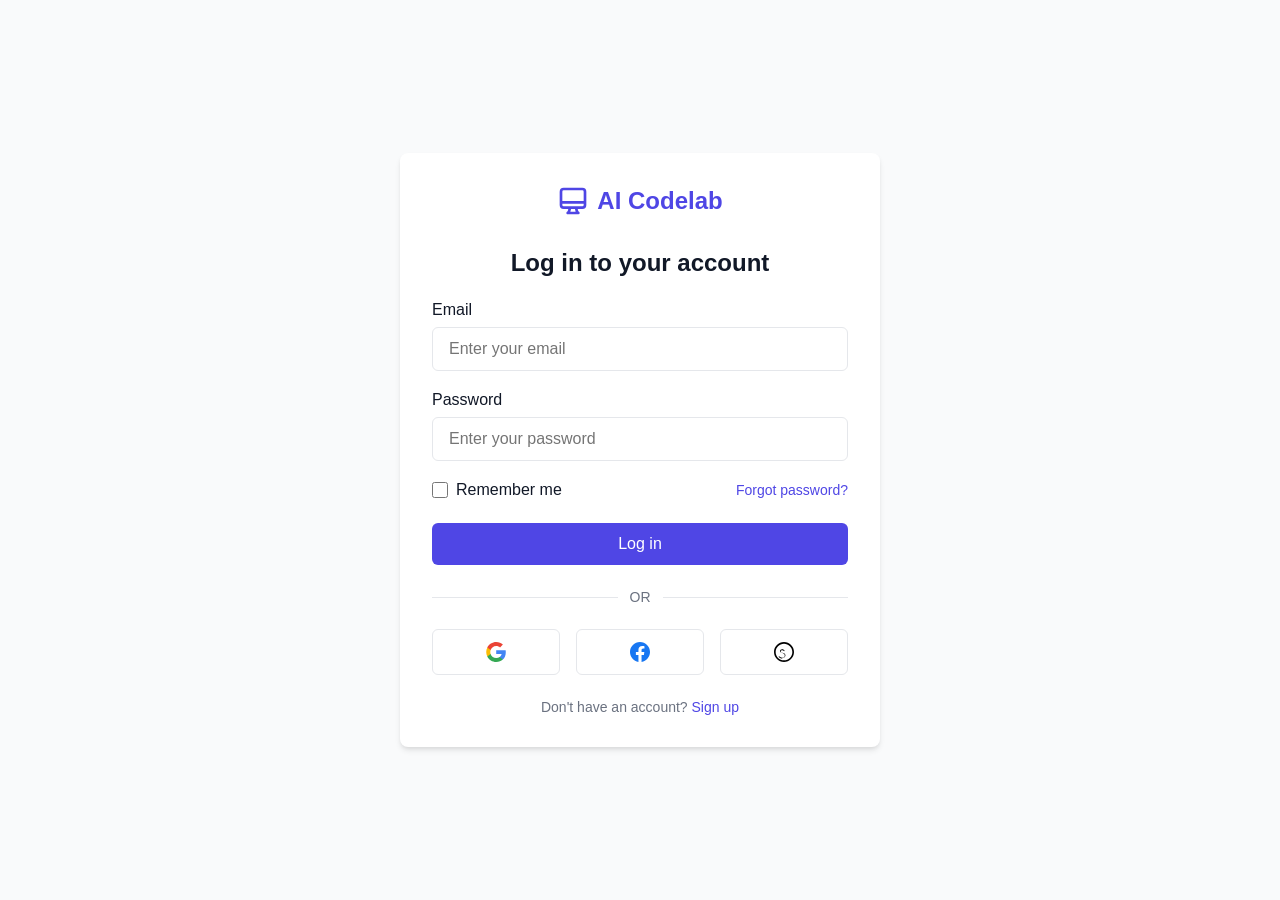
<file: Ai CodeLab/Ai Codelab login.html>
<!DOCTYPE html>
<html lang="en">
<head>
    <meta charset="UTF-8">
    <meta name="viewport" content="width=device-width, initial-scale=1.0, maximum-scale=1.0, user-scalable=no">
    <title>AI Codelab - Login</title>
    <style>
        :root {
            --primary-color: #4f46e5;
            --primary-hover: #4338ca;
            --background-color: #f9fafb;
            --card-background: #ffffff;
            --text-color: #111827;
            --text-muted: #6b7280;
            --error-color: #ef4444;
            --success-color: #10b981;
            --border-color: #e5e7eb;
        }

        * {
            box-sizing: border-box;
            margin: 0;
            padding: 0;
            font-family: 'Segoe UI', Tahoma, Geneva, Verdana, sans-serif;
        }

        body {
            background-color: var(--background-color);
            color: var(--text-color);
            min-height: 100vh;
            display: flex;
            align-items: center;
            justify-content: center;
            padding: 1.5rem 1rem;
        }

        .login-container {
            background-color: var(--card-background);
            border-radius: 0.5rem;
            box-shadow: 0 4px 6px -1px rgba(0, 0, 0, 0.1), 0 2px 4px -1px rgba(0, 0, 0, 0.06);
            width: 90%;
            max-width: 480px;
            padding: 2rem;
        }

        .logo-container {
            text-align: center;
            margin-bottom: 2rem;
        }

        .logo {
            font-size: 1.5rem;
            font-weight: 700;
            color: var(--primary-color);
            display: flex;
            align-items: center;
            justify-content: center;
            gap: 0.5rem;
        }

        .logo svg {
            width: 32px;
            height: 32px;
        }

        h1 {
            font-size: 1.5rem;
            font-weight: 700;
            margin-bottom: 1.5rem;
            text-align: center;
        }

        .form-group {
            margin-bottom: 1.25rem;
        }

        label {
            display: block;
            margin-bottom: 0.5rem;
            font-weight: 500;
            color: var(--text-color);
        }

        input {
            width: 100%;
            padding: 0.75rem 1rem;
            border: 1px solid var(--border-color);
            border-radius: 0.375rem;
            font-size: 1rem;
            outline: none;
            transition: border-color 0.15s, box-shadow 0.15s;
        }

        input:focus {
            border-color: var(--primary-color);
            box-shadow: 0 0 0 3px rgba(79, 70, 229, 0.2);
        }

        .input-error {
            border-color: var(--error-color);
        }

        .input-error:focus {
            border-color: var(--error-color);
            box-shadow: 0 0 0 3px rgba(239, 68, 68, 0.2);
        }

        .error-message {
            color: var(--error-color);
            font-size: 0.875rem;
            margin-top: 0.5rem;
            display: none;
        }

        .show-error {
            display: block;
        }

        .remember-forgot {
            display: flex;
            justify-content: space-between;
            align-items: center;
            margin-bottom: 1.5rem;
        }

        .remember-me {
            display: flex;
            align-items: center;
            gap: 0.5rem;
        }

        .checkbox-container {
            display: flex;
            align-items: center;
        }

        .checkbox-container input {
            width: 1rem;
            height: 1rem;
            margin-right: 0.5rem;
        }

        .forgot-password {
            color: var(--primary-color);
            text-decoration: none;
            font-size: 0.875rem;
            transition: color 0.15s;
        }

        .forgot-password:hover {
            color: var(--primary-hover);
            text-decoration: underline;
        }

        .btn {
            display: block;
            width: 100%;
            padding: 0.75rem 1rem;
            background-color: var(--primary-color);
            color: white;
            border: none;
            border-radius: 0.375rem;
            font-size: 1rem;
            font-weight: 500;
            cursor: pointer;
            transition: background-color 0.15s;
        }

        .btn:hover {
            background-color: var(--primary-hover);
        }

        .btn:disabled {
            opacity: 0.7;
            cursor: not-allowed;
        }

        .signup-link {
            text-align: center;
            margin-top: 1.5rem;
            font-size: 0.875rem;
            color: var(--text-muted);
        }

        .signup-link a {
            color: var(--primary-color);
            text-decoration: none;
            font-weight: 500;
            transition: color 0.15s;
        }

        .signup-link a:hover {
            color: var(--primary-hover);
            text-decoration: underline;
        }

        .or-divider {
            display: flex;
            align-items: center;
            margin: 1.5rem 0;
            color: var(--text-muted);
        }

        .or-divider::before,
        .or-divider::after {
            content: "";
            flex: 1;
            border-top: 1px solid var(--border-color);
        }

        .or-divider span {
            padding: 0 0.75rem;
            font-size: 0.875rem;
        }

        .social-login {
            display: flex;
            gap: 1rem;
            margin-bottom: 1.5rem;
        }
        
        @media (max-width: 480px) {
            .login-container {
                width: 95%;
                padding: 1.5rem;
            }
            
            .social-login {
                flex-direction: column;
                gap: 0.75rem;
            }
            
            .remember-forgot {
                flex-direction: column;
                align-items: flex-start;
                gap: 0.75rem;
            }
            
            h1 {
                font-size: 1.25rem;
            }
            
            .btn {
                padding: 0.65rem 1rem;
            }
        }

        .social-btn {
            flex: 1;
            display: flex;
            align-items: center;
            justify-content: center;
            gap: 0.5rem;
            padding: 0.75rem;
            background-color: white;
            border: 1px solid var(--border-color);
            border-radius: 0.375rem;
            cursor: pointer;
            transition: background-color 0.15s;
        }

        .social-btn:hover {
            background-color: #f3f4f6;
        }

        .social-btn svg {
            width: 20px;
            height: 20px;
        }
    </style>
</head>
<body>
    <div class="login-container">
        <div class="logo-container">
            <div class="logo">
                <svg xmlns="http://www.w3.org/2000/svg" fill="none" viewBox="0 0 24 24" stroke="currentColor">
                    <path stroke-linecap="round" stroke-linejoin="round" stroke-width="2" d="M9.75 17L9 20l-1 1h8l-1-1-.75-3M3 13h18M5 17h14a2 2 0 002-2V5a2 2 0 00-2-2H5a2 2 0 00-2 2v10a2 2 0 002 2z" />
                </svg>
                <span>AI Codelab</span>
            </div>
        </div>

        <h1>Log in to your account</h1>

        <form id="loginForm" novalidate>
            <div class="form-group">
                <label for="email">Email</label>
                <input type="email" id="email" placeholder="Enter your email" required>
                <div id="emailError" class="error-message">Please enter a valid email address</div>
            </div>

            <div class="form-group">
                <label for="password">Password</label>
                <input type="password" id="password" placeholder="Enter your password" minlength="6" required>
                <div id="passwordError" class="error-message">Password must be at least 6 characters</div>
            </div>

            <div class="remember-forgot">
                <div class="checkbox-container">
                    <input type="checkbox" id="rememberMe">
                    <label for="rememberMe" style="margin-bottom: 0;">Remember me</label>
                </div>
                <a href="#" class="forgot-password">Forgot password?</a>
            </div>

            <button type="submit" class="btn" id="loginButton">Log in</button>

            <div class="or-divider">
                <span>OR</span>
            </div>

            <div class="social-login">
                <button type="button" class="social-btn">
                    <svg viewBox="0 0 24 24" width="24" height="24" xmlns="http://www.w3.org/2000/svg">
                        <g transform="matrix(1, 0, 0, 1, 27.009001, -39.238998)">
                            <path fill="#4285F4" d="M -3.264 51.509 C -3.264 50.719 -3.334 49.969 -3.454 49.239 L -14.754 49.239 L -14.754 53.749 L -8.284 53.749 C -8.574 55.229 -9.424 56.479 -10.684 57.329 L -10.684 60.329 L -6.824 60.329 C -4.564 58.239 -3.264 55.159 -3.264 51.509 Z"/>
                            <path fill="#34A853" d="M -14.754 63.239 C -11.514 63.239 -8.804 62.159 -6.824 60.329 L -10.684 57.329 C -11.764 58.049 -13.134 58.489 -14.754 58.489 C -17.884 58.489 -20.534 56.379 -21.484 53.529 L -25.464 53.529 L -25.464 56.619 C -23.494 60.539 -19.444 63.239 -14.754 63.239 Z"/>
                            <path fill="#FBBC05" d="M -21.484 53.529 C -21.734 52.809 -21.864 52.039 -21.864 51.239 C -21.864 50.439 -21.724 49.669 -21.484 48.949 L -21.484 45.859 L -25.464 45.859 C -26.284 47.479 -26.754 49.299 -26.754 51.239 C -26.754 53.179 -26.284 54.999 -25.464 56.619 L -21.484 53.529 Z"/>
                            <path fill="#EA4335" d="M -14.754 43.989 C -12.984 43.989 -11.404 44.599 -10.154 45.789 L -6.734 42.369 C -8.804 40.429 -11.514 39.239 -14.754 39.239 C -19.444 39.239 -23.494 41.939 -25.464 45.859 L -21.484 48.949 C -20.534 46.099 -17.884 43.989 -14.754 43.989 Z"/>
                        </g>
                    </svg>
                </button>
                <button type="button" class="social-btn">
                    <svg xmlns="http://www.w3.org/2000/svg" width="24" height="24" viewBox="0 0 24 24">
                        <path fill="#1877F2" d="M24 12.073c0-6.627-5.373-12-12-12s-12 5.373-12 12c0 5.99 4.388 10.954 10.125 11.854v-8.385H7.078v-3.47h3.047V9.43c0-3.007 1.792-4.669 4.533-4.669 1.312 0 2.686.235 2.686.235v2.953H15.83c-1.491 0-1.956.925-1.956 1.874v2.25h3.328l-.532 3.47h-2.796v8.385C19.612 23.027 24 18.062 24 12.073z"/>
                    </svg>
                </button>
                <button type="button" class="social-btn">
                    <svg xmlns="http://www.w3.org/2000/svg" width="24" height="24" viewBox="0 0 24 24">
                        <path d="M12 0c-6.627 0-12 5.373-12 12s5.373 12 12 12 12-5.373 12-12-5.373-12-12-12zm0 2c5.514 0 10 4.486 10 10s-4.486 10-10 10-10-4.486-10-10 4.486-10 10-10zm-2 17.857c-2.036 0-3.414-.964-4.571-2.143l.714-.514c1.092 1.092 2.239 1.571 3.643 1.571 1.93 0 3.143-1.071 3.143-2.714 0-1.524-1.115-2.286-2.714-2.857l-.807-.214c-1.082-.357-2.089-.929-2.089-2.143 0-1.214.935-2.071 2.463-2.071 1.491 0 2.399.864 3.072 1.715l-.814.5c-.589-.724-1.14-1.143-2.143-1.143-1.117 0-1.592.709-1.592 1.429 0 .857.588 1.286 1.857 1.714l.728.214c1.631.5 2.857 1.143 2.857 2.786 0 1.929-1.506 3.071-3.746 3.071z" fill="currentColor"/>
                    </svg>
                </button>
            </div>

            <div class="signup-link">
                Don't have an account? <a href="#">Sign up</a>
            </div>
        </form>
    </div>

    <script>
        document.addEventListener('DOMContentLoaded', function() {
            const loginForm = document.getElementById('loginForm');
            const emailInput = document.getElementById('email');
            const passwordInput = document.getElementById('password');
            const emailError = document.getElementById('emailError');
            const passwordError = document.getElementById('passwordError');
            const loginButton = document.getElementById('loginButton');

            function validateEmail(email) {
                const re = /^(([^<>()\[\]\\.,;:\s@"]+(\.[^<>()\[\]\\.,;:\s@"]+)*)|(".+"))@((\[[0-9]{1,3}\.[0-9]{1,3}\.[0-9]{1,3}\.[0-9]{1,3}])|(([a-zA-Z\-0-9]+\.)+[a-zA-Z]{2,}))$/;
                return re.test(String(email).toLowerCase());
            }

            function showError(input, errorElement, isValid) {
                if (!isValid) {
                    input.classList.add('input-error');
                    errorElement.classList.add('show-error');
                } else {
                    input.classList.remove('input-error');
                    errorElement.classList.remove('show-error');
                }
            }

            function validateForm() {
                let isValid = true;
                
                // Validate email
                const isEmailValid = validateEmail(emailInput.value);
                showError(emailInput, emailError, isEmailValid);
                if (!isEmailValid) isValid = false;
                
                // Validate password
                const isPasswordValid = passwordInput.value.length >= 6;
                showError(passwordInput, passwordError, isPasswordValid);
                if (!isPasswordValid) isValid = false;
                
                return isValid;
            }

            // Input validation on blur
            emailInput.addEventListener('blur', function() {
                showError(emailInput, emailError, validateEmail(emailInput.value));
            });
            
            passwordInput.addEventListener('blur', function() {
                showError(passwordInput, passwordError, passwordInput.value.length >= 6);
            });

            // Form submission
            loginForm.addEventListener('submit', function(e) {
                e.preventDefault();
                
                if (validateForm()) {
                    // Show loading state
                    loginButton.textContent = 'Logging in...';
                    loginButton.disabled = true;
                    
                    // Simulate API call
                    setTimeout(function() {
                        // Reset button state
                        loginButton.textContent = 'Log in';
                        loginButton.disabled = false;
                        
                        // For demo purposes, show success in console
                        console.log('Login successful!', {
                            email: emailInput.value,
                            password: passwordInput.value,
                            rememberMe: document.getElementById('rememberMe').checked
                        });
                        
                        // Redirect or show success message in a real app
                        alert('Login successful! Redirecting to dashboard...');
                    }, 1500);
                }
            });
        });
    </script>
</body>
</html>
</file>
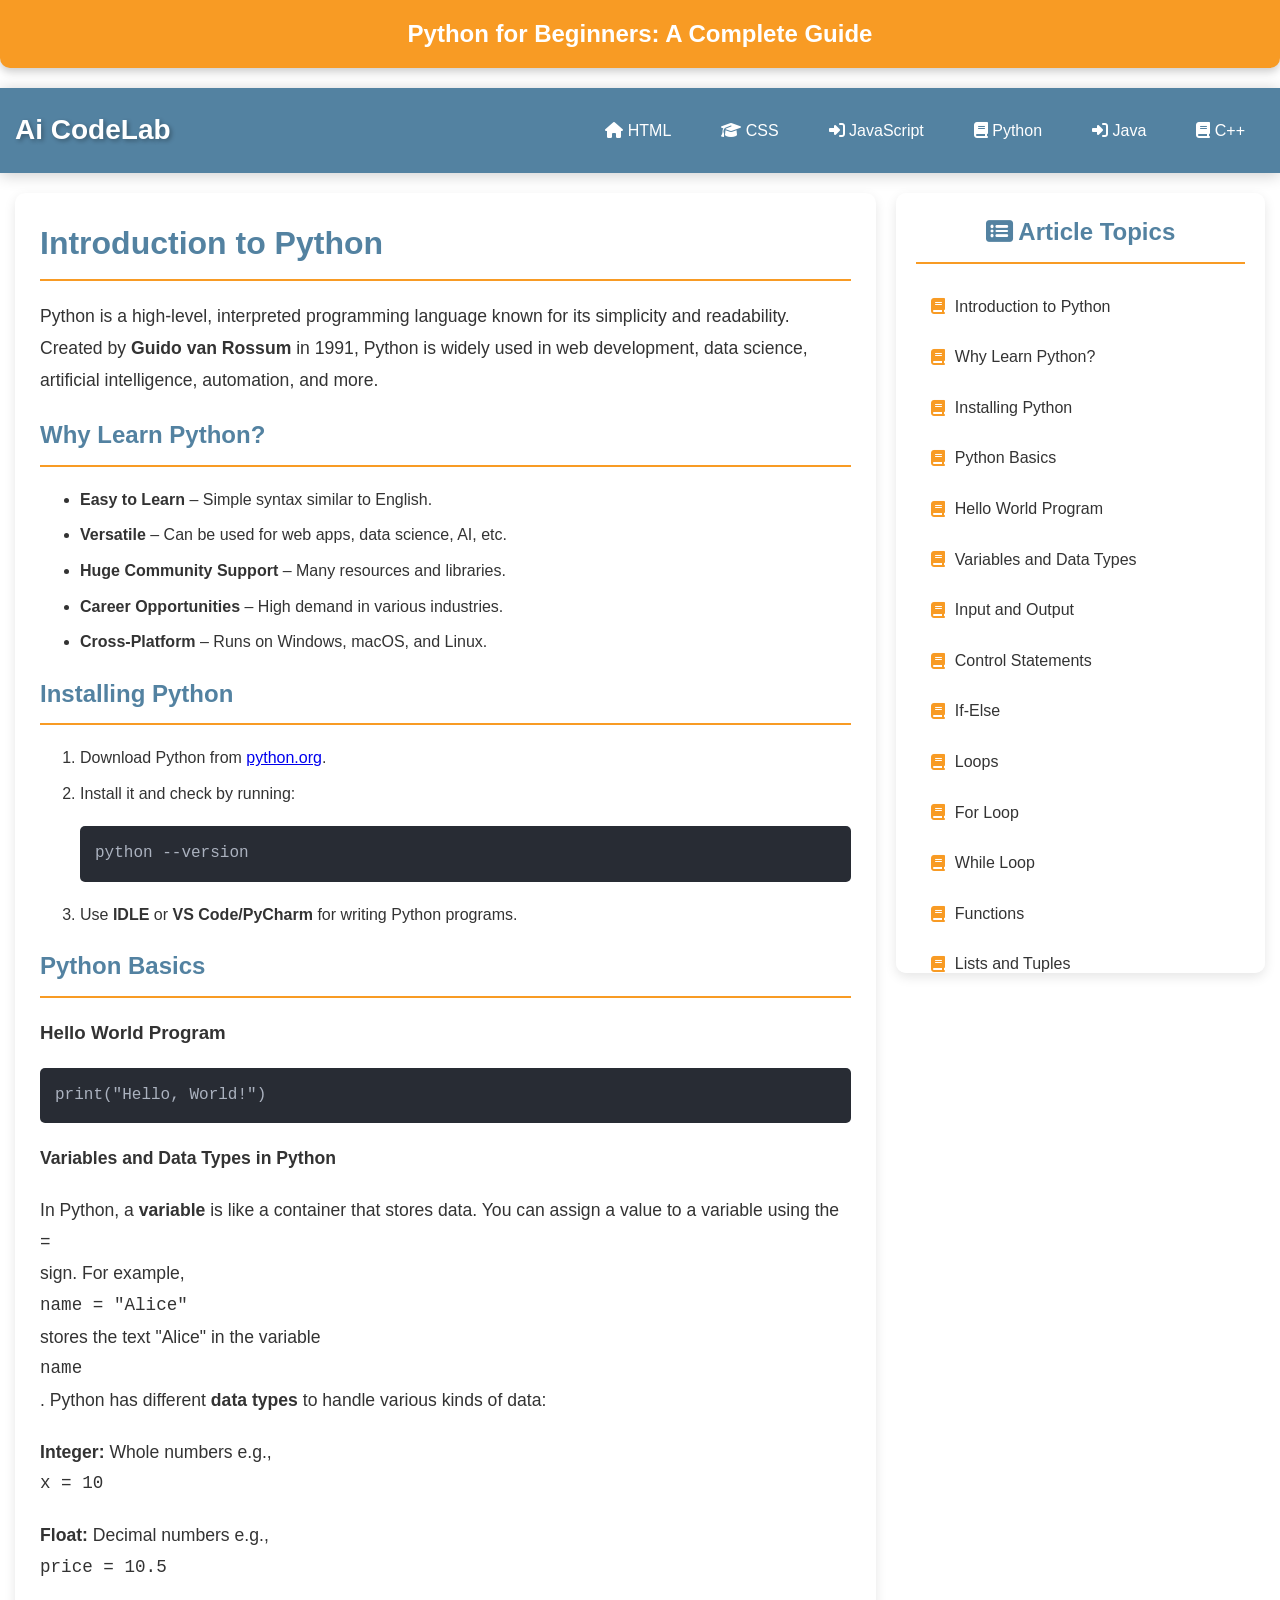
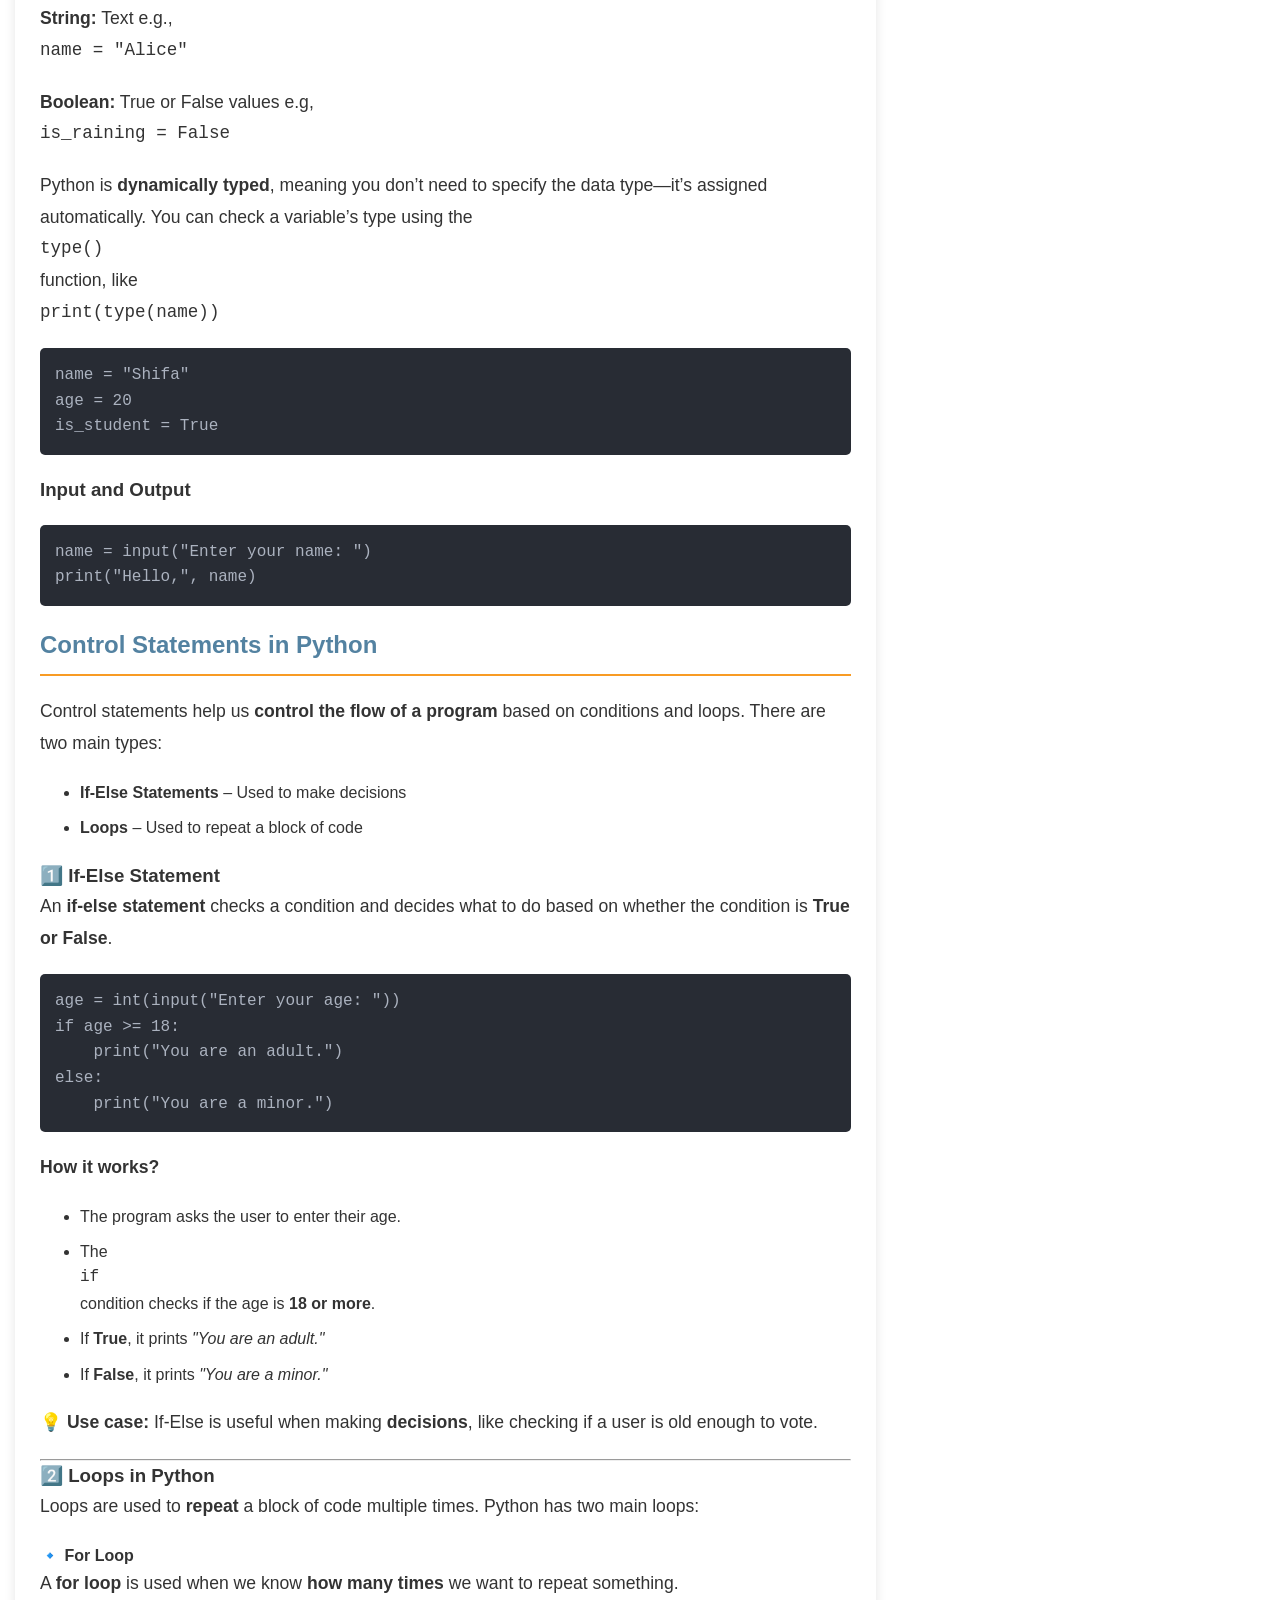
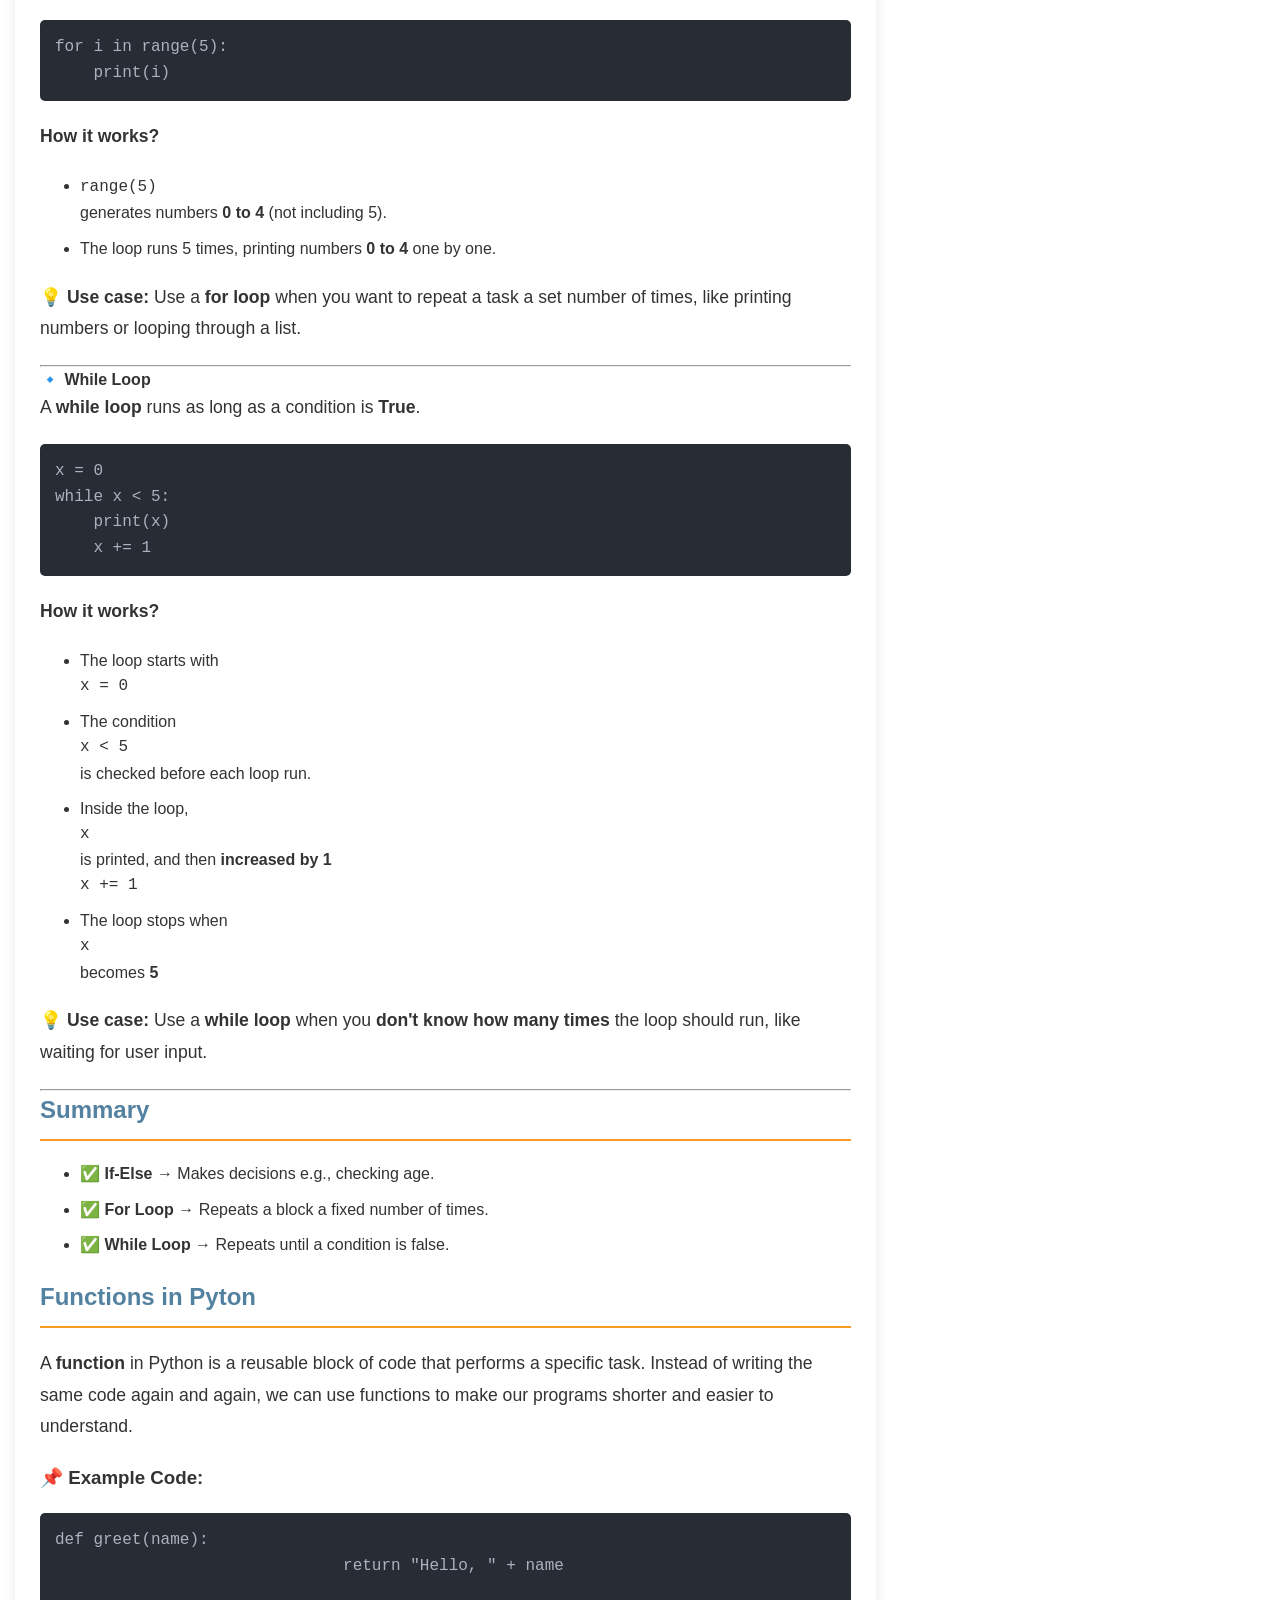
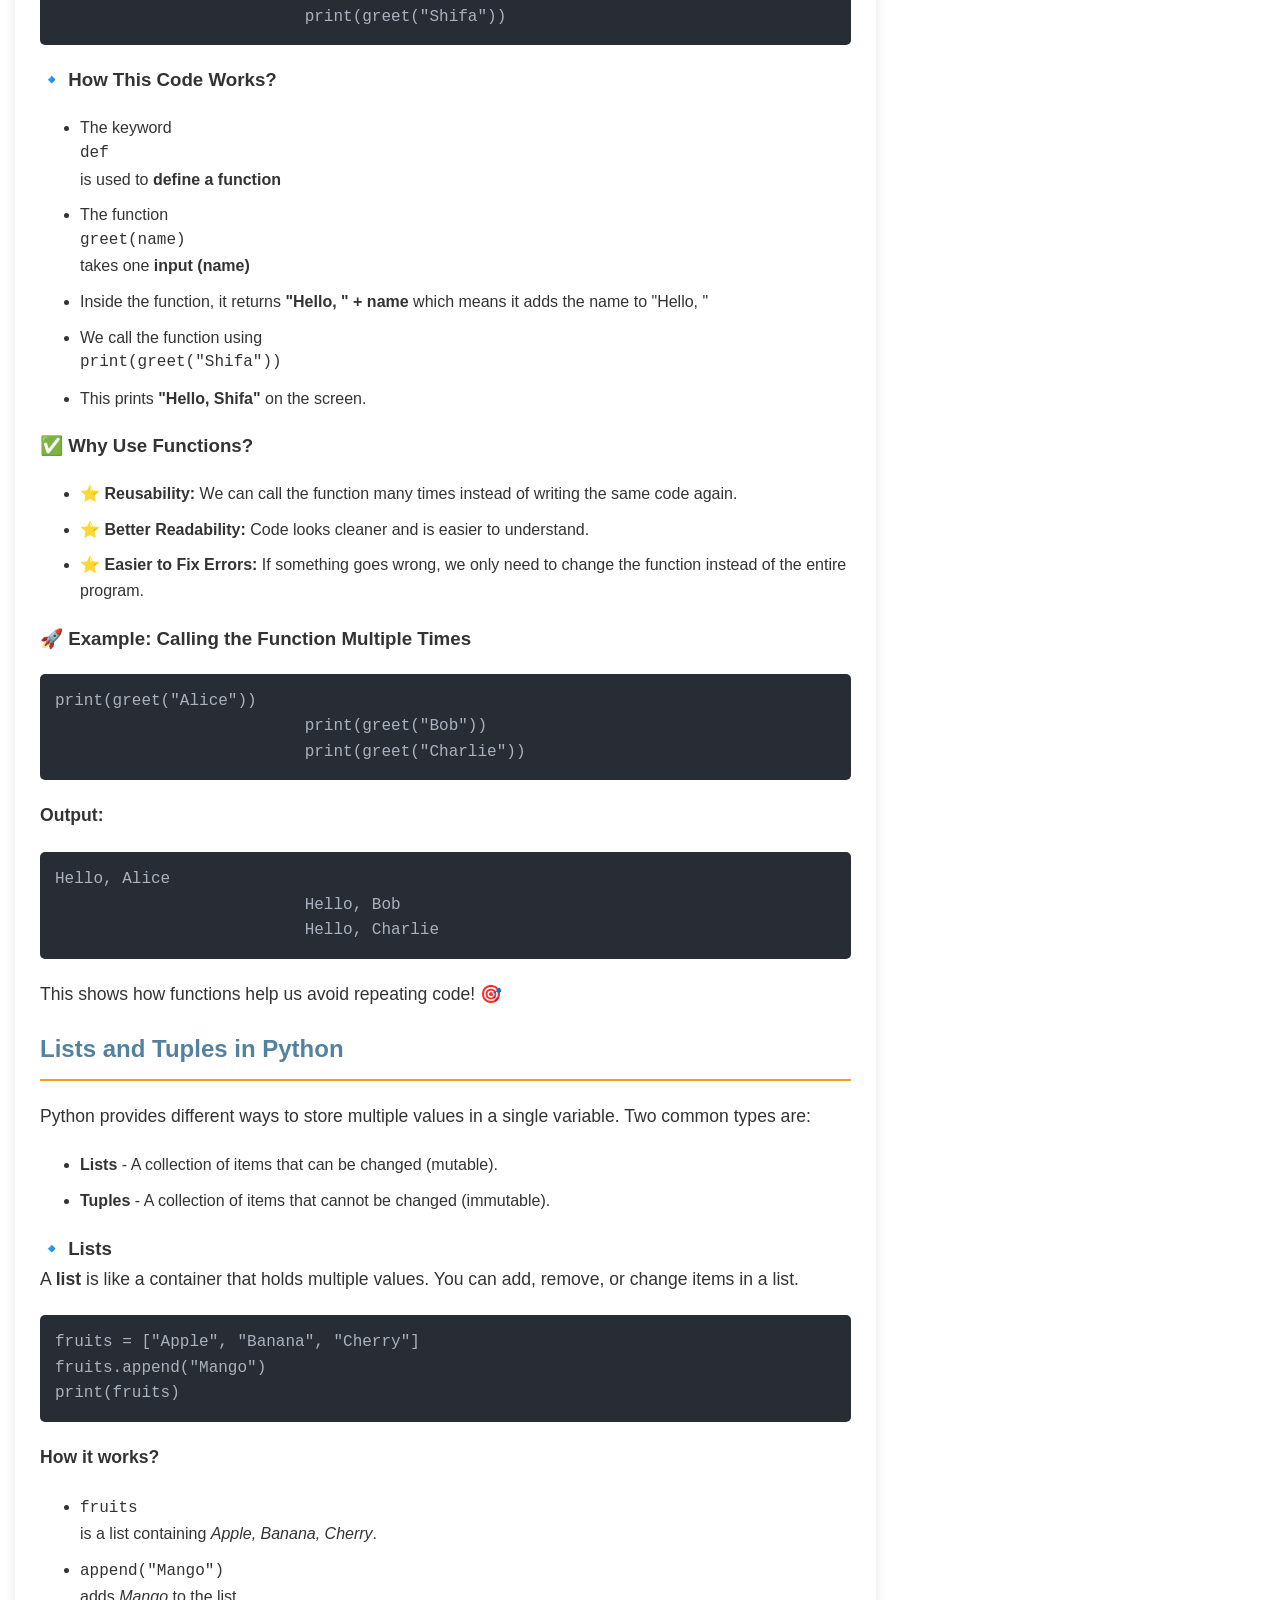
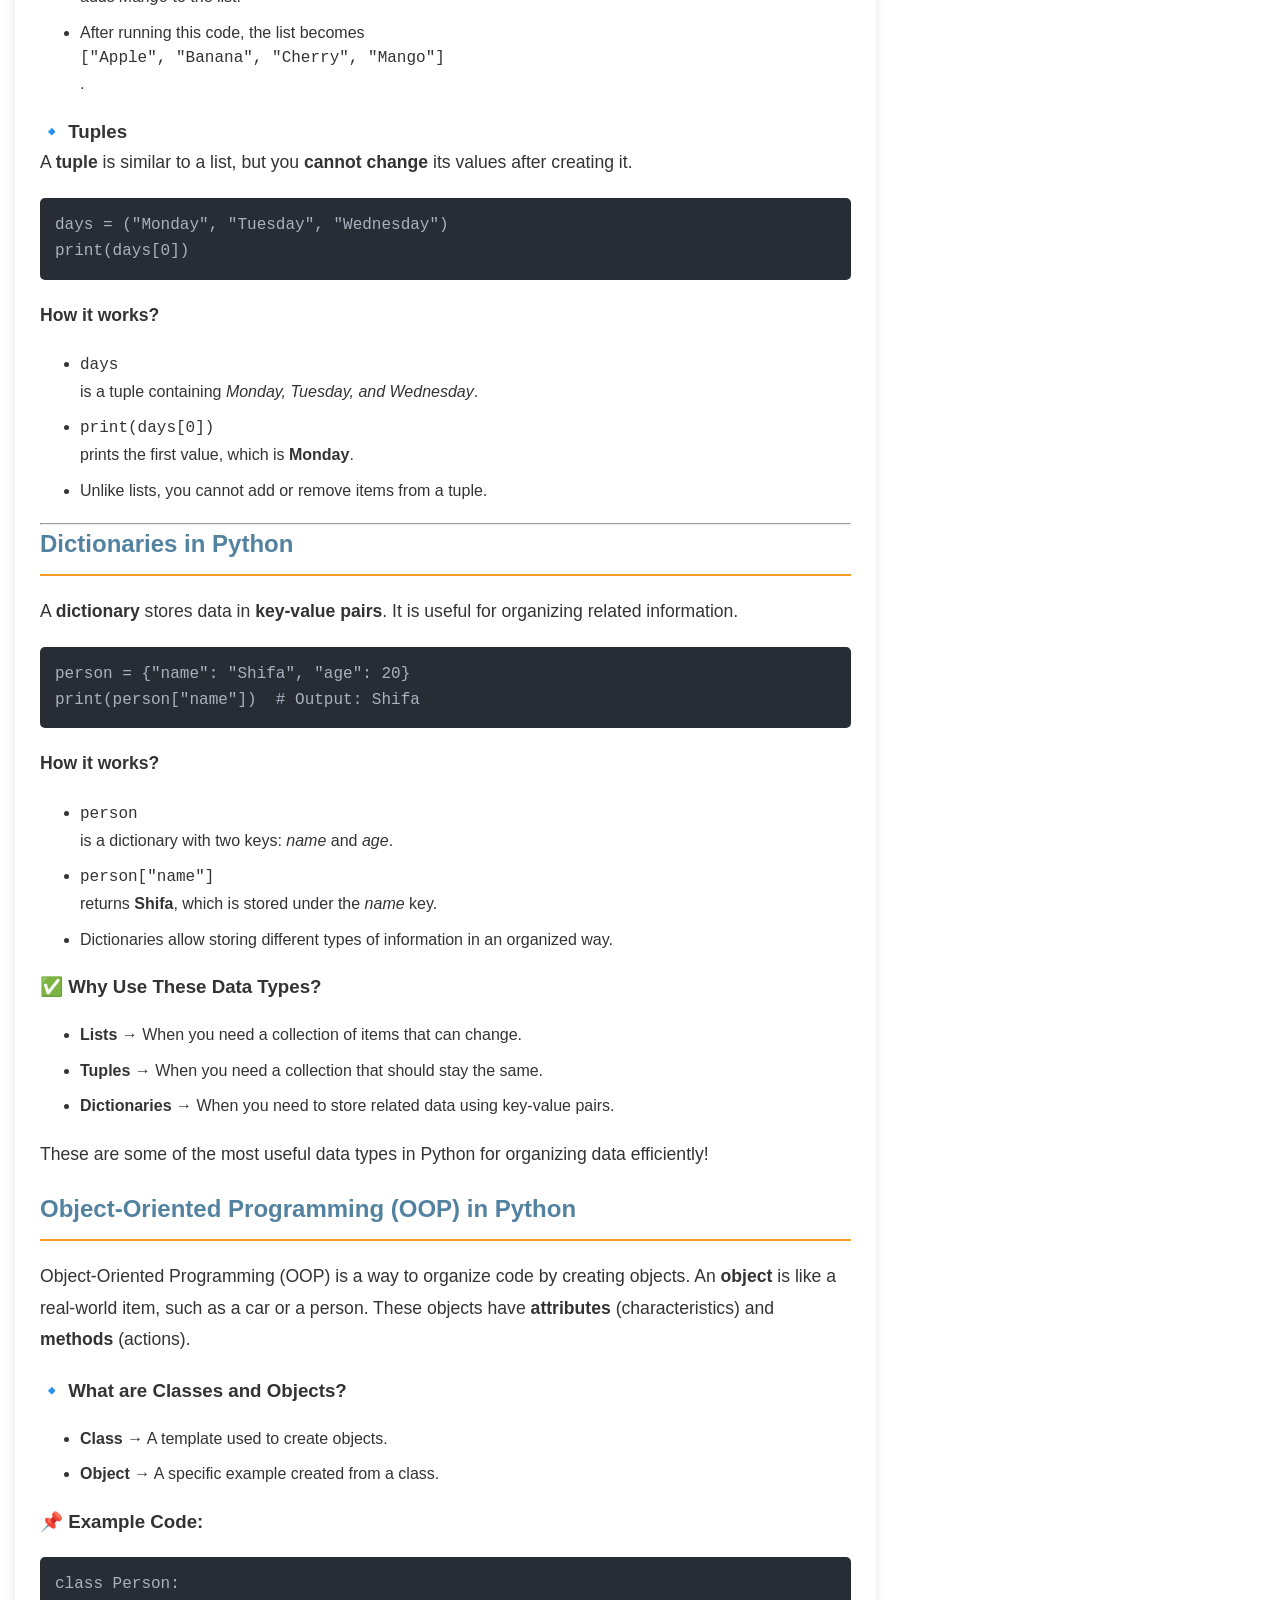
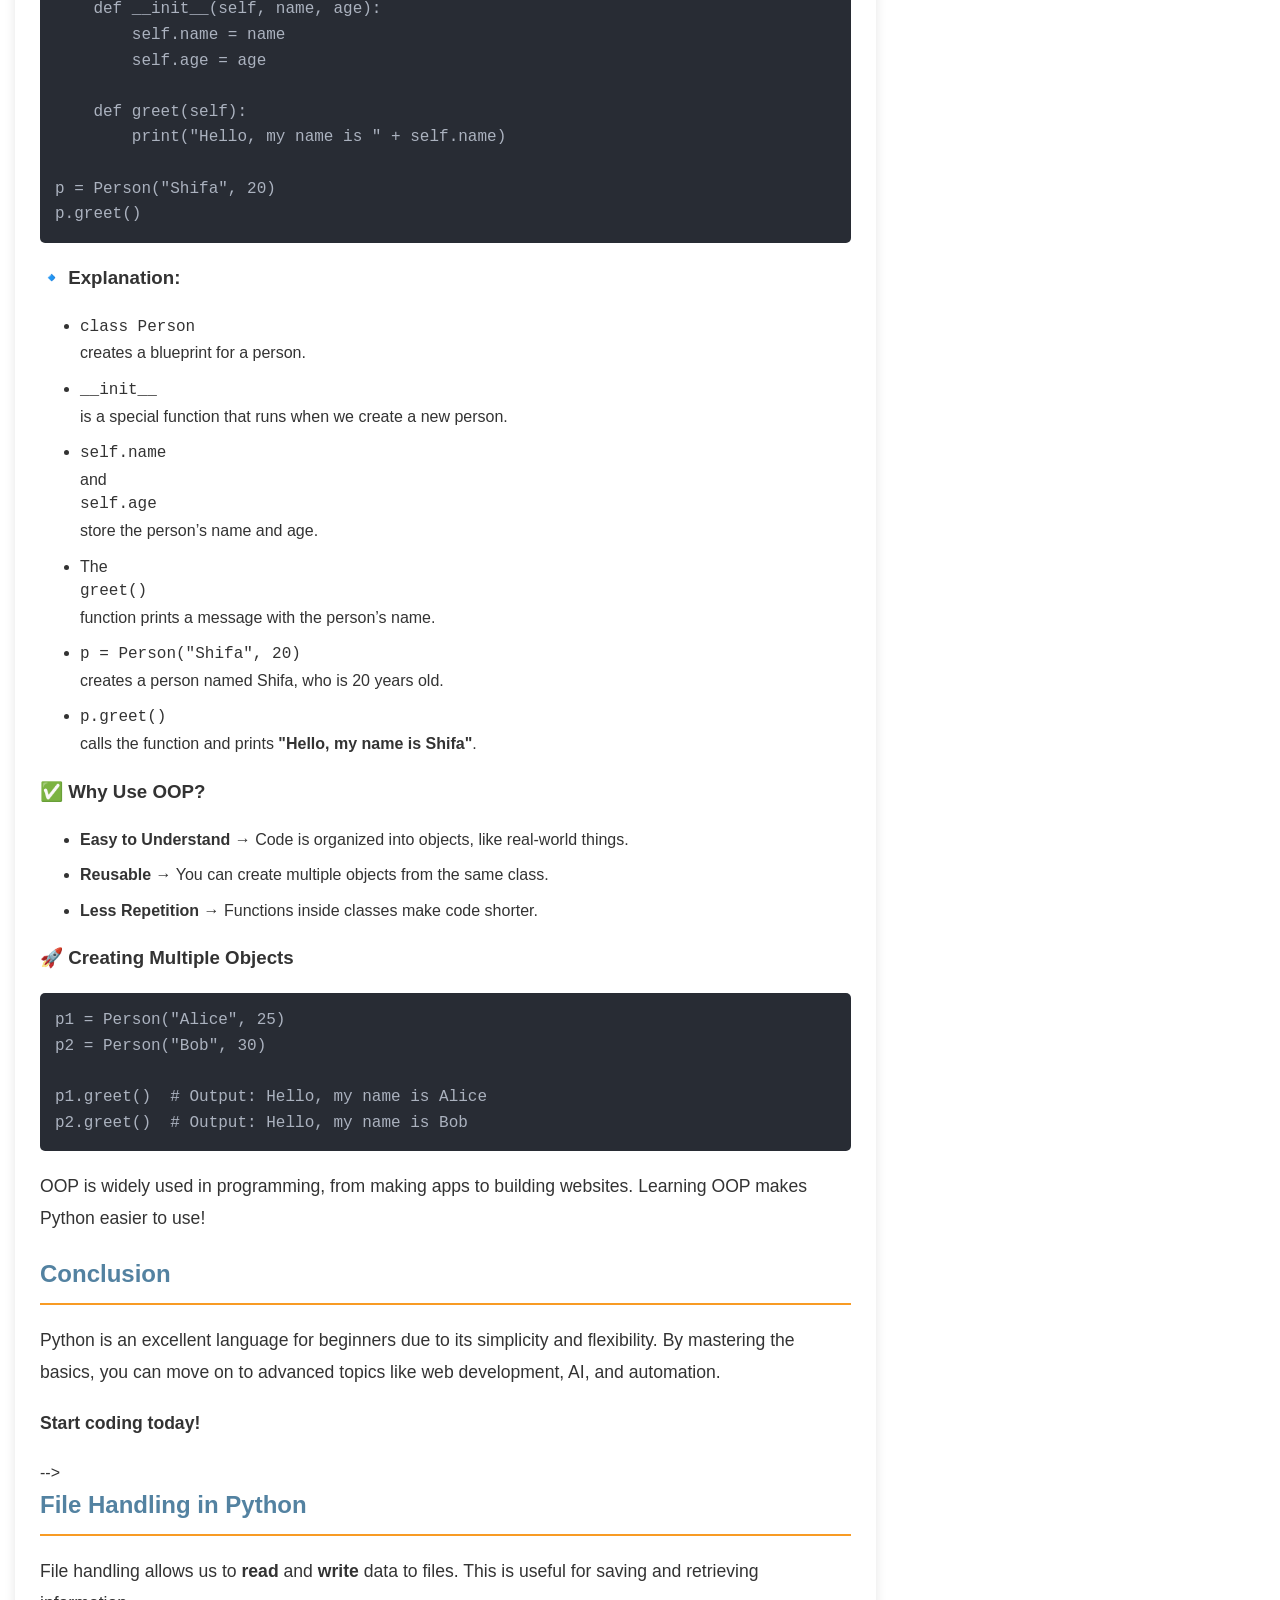
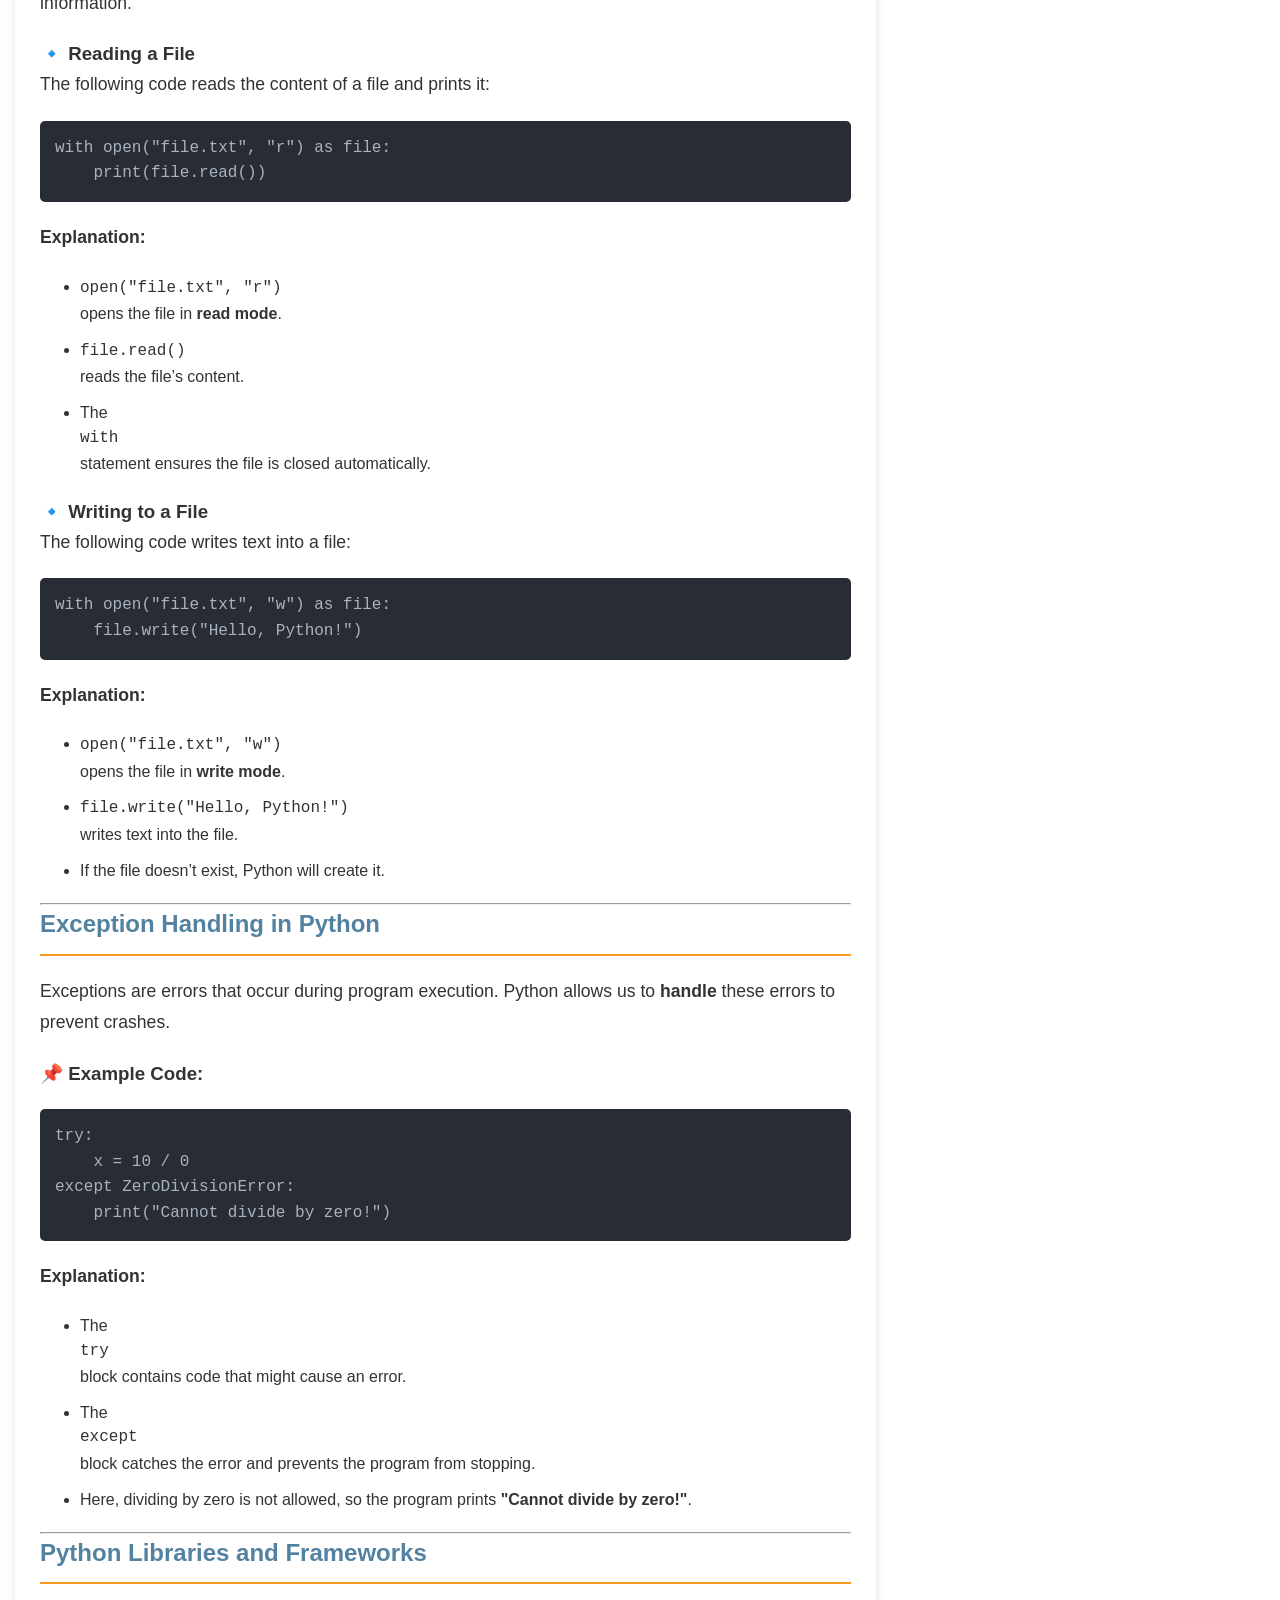
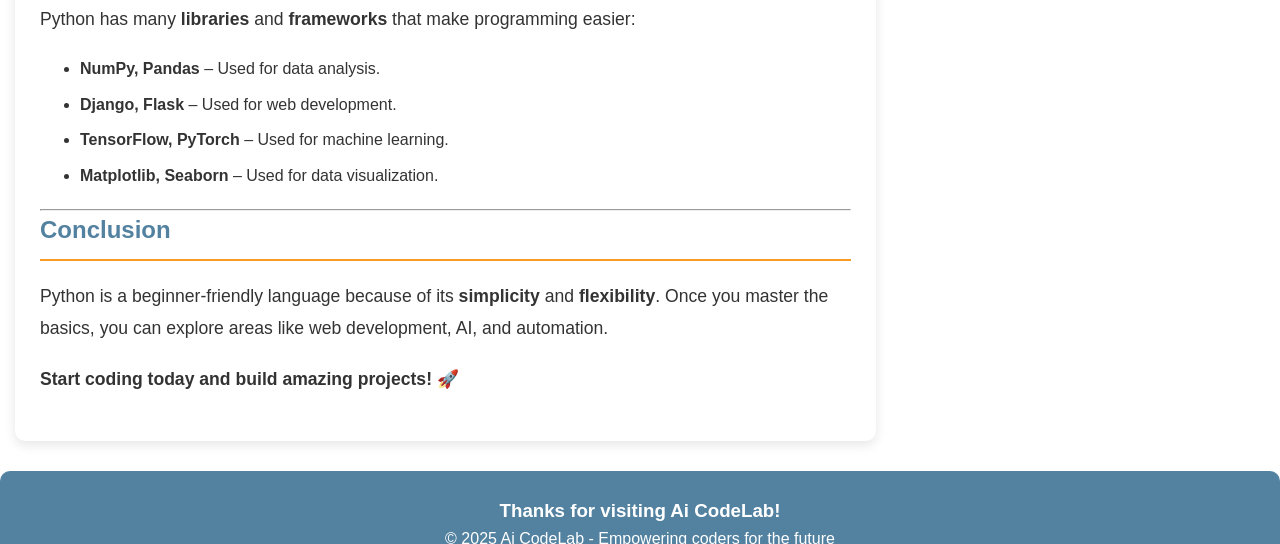
<file: Ai CodeLab/ai codelab pyhton.html>
<style>
</style>
<!DOCTYPE html>
<html lang="en">
<head>
    <meta charset="UTF-8">
    <meta name="viewport" content="width=device-width, initial-scale=1.0">
    <title>Python for Beginners</title>
    <!-- Adding Font Awesome for icons -->
    <link rel="stylesheet" href="https://cdnjs.cloudflare.com/ajax/libs/font-awesome/6.4.0/css/all.min.css">
    <style>
        /* CSS Reset and Base Styles */
        * {
            margin: 0;
            padding: 0;
            box-sizing: border-box;
        }
        :root {
    --primary-color: #6200ea;
    --primary-light: #9d46ff;
    --primary-dark: #0a00b6;
    --secondary-color: #03dac6;
    --text-primary: #333333;
    --text-secondary: #666666;
    --text-light: #ffffff;
    --background-light: #ffffff;
    --background-dark: #f5f5f5;
    --success-color: #4caf50;
    --warning-color: #ff9800;
    --error-color: #f44336;
    --card-shadow: 0 4px 6px rgba(0, 0, 0, 0.1);
    --transition-speed: 0.3s;
}

        body {
            font-family: 'Segoe UI', Tahoma, Geneva, Verdana, sans-serif;
            line-height: 1.6;
            color: #333;
            background-color: #f4f4f4;
            overflow-x: hidden;
            font-family: 'Roboto', sans-serif;
           color: var(--text-primary);
            background-color: var(--background-light);
        }

        .container {
            width: 100%;
            max-width: 1400px;
            margin: 0 auto;
            padding: 0 15px;
        }

        /* Page Title Banner */
        .page-title {
            background-color: #f89b24;
            color: white;
            padding: 15px;
            margin-bottom: 20px;
            text-align: center;
            border-radius: 0 0 10px 10px;
            box-shadow: 0 4px 8px rgba(0, 0, 0, 0.2);
        }

        /* Header and Navigation */
        header {
            background-color: #5382a1;
            position: sticky;
            top: 0;
            z-index: 1000;
            padding: 10px 0;
            box-shadow: 0 2px 15px rgba(0, 0, 0, 0.2);
        }

        .header-content {
            display: flex;
            justify-content: space-between;
            align-items: center;
        }

        .logo {
            color: white;
            font-size: 28px;
            font-weight: bold;
            text-shadow: 2px 2px 4px rgba(0, 0, 0, 0.3);
            padding: 10px 0;
        }

        .main-nav {
            display: flex;
            gap: 10px;
        }

        .main-nav a {
            color: white;
            text-decoration: none;
            padding: 12px 20px;
            border-radius: 5px;
            transition: all 0.3s ease;
            font-weight: 500;
        }

        .main-nav a:hover {
            background-color: #f89b24;
            transform: translateY(-2px);
        }

        /* Content Layout */
        .content-wrapper {
            display: flex;
            gap: 20px;
            margin: 20px 0;
        }

        main {
            flex: 1 1 70%;
            background-color: white;
            padding: 25px;
            border-radius: 10px;
            box-shadow: 0 4px 12px rgba(0, 0, 0, 0.1);
        }

        main h1, main h2 {
            color: #5382a1;
            margin-bottom: 20px;
            border-bottom: 2px solid #f89b24;
            padding-bottom: 10px;
        }

        main p {
            margin-bottom: 20px;
            font-size: 1.1rem;
            line-height: 1.8;
        }

        main ul, main ol {
            margin: 20px 0 20px 40px;
        }

        main li {
            margin-bottom: 10px;
        }

        /* Code Blocks */
        pre {
            background-color: #282c34;
            color: #abb2bf;
            padding: 15px;
            border-radius: 5px;
            overflow-x: auto;
            margin: 20px 0;
        }

        code {
            font-family: 'Consolas', monospace;
            display: block;
        }

        /* Side Navigation */
        .side-nav {
            flex: 1 1 30%;
            background-color: white;
            padding: 20px;
            border-radius: 10px;
            box-shadow: 0 4px 12px rgba(0, 0, 0, 0.1);
            position: sticky;
            top: 90px;
            max-height: calc(100vh - 120px); /* Adjust based on your header and footer height */
            overflow-y: auto;
        }

        .side-nav h2 {
            color: #5382a1;
            text-align: center;
            margin-bottom: 20px;
            border-bottom: 2px solid #f89b24;
            padding-bottom: 10px;
        }

        .side-nav a {
            display: flex;
            align-items: center;
            color: #333;
            text-decoration: none;
            padding: 10px 15px;
            margin: 5px 0;
            border-radius: 5px;
            transition: all 0.3s ease;
        }

        .side-nav a:hover {
            background-color: #5382a1;
            color: white;
            transform: translateX(5px);
        }

        .side-nav a i {
            margin-right: 10px;
            color: #f89b24;
        }

        .side-nav a:hover i {
            color: white;
        }

        /* Footer */
        footer {
            background-color: #5382a1;
            color: white;
            text-align: center;
            padding: 25px 0;
            margin-top: 30px;
            border-radius: 10px 10px 0 0;
        }

        /* Mobile Menu Toggle */
        .menu-toggle {
            display: none;
            background: none;
            border: none;
            color: white;
            font-size: 24px;
            cursor: pointer;
        }

        /* Responsive Design */
        @media (max-width: 992px) {
            .content-wrapper {
                flex-direction: column;
            }
            
            .side-nav {
                position: static;
                width: 100%;
                max-height: none;
                overflow-y: visible;
            }
        }

        @media (max-width: 768px) {
            .header-content {
                flex-direction: column;
                align-items: flex-start;
            }
            
            .menu-toggle {
                display: block;
                position: absolute;
                top: 20px;
                right: 20px;
            }
            
            .main-nav {
                display: none;
                flex-direction: column;
                width: 100%;
                margin-top: 15px;
            }
            
            .main-nav.active {
                display: flex;
            }
            
            .main-nav a {
                width: 100%;
                text-align: center;
            }
        }

        @media (max-width: 480px) {
            .logo {
                font-size: 24px;
            }
            
            main {
                padding: 15px;
            }
            
            .page-title h2 {
                font-size: 20px;
            }
        }
    </style>
</head>
<body>
    <!-- Page Title Banner -->
    <div class="page-title">
        <h2>Python for Beginners: A Complete Guide</h2>
    </div>

    <!-- Header with Navigation -->
    <header>
        <div class="container">
            <div class="header-content">
                <div class="logo">Ai CodeLab</div>
                <!-- Mobile menu toggle button -->
                <button class="menu-toggle" id="menuToggle">
                    <i class="fas fa-bars"></i>
                </button>
                <nav class="main-nav" id="mainNav">
                    <a target="_blank" href="ai codelab html.html"><i class="fas fa-home"></i> HTML</a>
                    <a target="_blank" href="ai codelab css.html"><i class="fas fa-graduation-cap"></i> CSS</a>  
                    <a target="_blank" href="ai codelab javaScript.html"><i class="fas fa-sign-in-alt"></i> JavaScript</a> 
                    <a target="_blank" href="ai codelab pyhton.html"><i class="fas fa-book"></i> Python</a>
                    <a target="_blank" href="ai codelab java.html"><i class="fas fa-sign-in-alt"></i> Java</a> 
                    <a target="_blank" href="ai codelab.C++.html"><i class="fas fa-book"></i> C++</a>
                </nav>
            </div>
        </div>
    </header>

    <!-- Main Content Area -->
    <div class="container">
        <div class="content-wrapper">
            <!-- Main Content -->
            <main>
                <h1 id="introduction">Introduction to Python</h1>
                <p>Python is a high-level, interpreted programming language known for its simplicity and readability. Created by <strong>Guido van Rossum</strong> in 1991, Python is widely used in web development, data science, artificial intelligence, automation, and more.</p>
                
                <h2 id="why-learn-python">Why Learn Python?</h2>
                <ul>
                    <li><strong>Easy to Learn</strong> – Simple syntax similar to English.</li>
                    <li><strong>Versatile</strong> – Can be used for web apps, data science, AI, etc.</li>
                    <li><strong>Huge Community Support</strong> – Many resources and libraries.</li>
                    <li><strong>Career Opportunities</strong> – High demand in various industries.</li>
                    <li><strong>Cross-Platform</strong> – Runs on Windows, macOS, and Linux.</li>
                </ul>
                
                <h2 id="installing-python">Installing Python</h2>
                <ol>
                    <li>Download Python from <a href="https://www.python.org/downloads/">python.org</a>.</li>
                    <li>Install it and check by running:</li>
                    <pre><code>python --version</code></pre>
                    <li>Use <strong>IDLE</strong> or <strong>VS Code/PyCharm</strong> for writing Python programs.</li>
                </ol>
                
                <h2 id="python-basics">Python Basics</h2>
                <h3 id="hello-world">Hello World Program</h3>
                <pre><code>print("Hello, World!")</code></pre>
                
                <!-- <strong id="variables-data-types">Variables and Data Types</strong > -->
                <p><strong id="variables-data-types">Variables and Data Types in Python</strong></p>  
                <p>In Python, a <strong>variable</strong> is like a container that stores data. You can assign a value to a variable using the <code>=</code> sign. For example, <code>name = "Alice"</code> stores the text "Alice" in the variable <code>name</code>. Python has different <strong>data types</strong> to handle various kinds of data:</p>  
                <p><strong>Integer:</strong> Whole numbers e.g., <code>x = 10</code> </p>  
                <p><strong>Float:</strong> Decimal numbers e.g., <code>price = 10.5</code></p>  
                <p><strong>String:</strong> Text e.g., <code>name = "Alice"</code> </p>  
                <p><strong>Boolean:</strong> True or False values e.g, <code>is_raining = False</code></p>  
                <p>Python is <strong>dynamically typed</strong>, meaning you don’t need to specify the data type—it’s assigned automatically. You can check a variable’s type using the <code>type()</code> function, like <code>print(type(name))</code></p>
                
                <pre><code>name = "Shifa"
age = 20
is_student = True</code></pre>

                
                <h3 id="input-output">Input and Output</h3>
                <pre><code>name = input("Enter your name: ")
print("Hello,", name)</code></pre>
    <h2 id="control-statements">Control Statements in Python</h2>

<p>Control statements help us <strong>control the flow of a program</strong> based on conditions and loops. There are two main types:</p>
<ul>
    <li><strong>If-Else Statements</strong> – Used to make decisions</li>
    <li><strong>Loops</strong> – Used to repeat a block of code</li>
</ul>

<h3 id="if-else">1️⃣ If-Else Statement</h3>
<p>An <strong>if-else statement</strong> checks a condition and decides what to do based on whether the condition is <strong>True or False</strong>.</p>

<pre><code>age = int(input("Enter your age: "))
if age >= 18:
    print("You are an adult.")
else:
    print("You are a minor.")</code></pre>

<p><strong>How it works?</strong></p>
<ul>
    <li>The program asks the user to enter their age.</li>
    <li>The <code>if</code> condition checks if the age is <strong>18 or more</strong>.</li>
    <li>If <strong>True</strong>, it prints <em>"You are an adult."</em></li>
    <li>If <strong>False</strong>, it prints <em>"You are a minor."</em></li>
</ul>

<p>💡 <strong>Use case:</strong> If-Else is useful when making <strong>decisions</strong>, like checking if a user is old enough to vote.</p>

<hr>

<h3 id="loops">2️⃣ Loops in Python</h3>
<p>Loops are used to <strong>repeat</strong> a block of code multiple times. Python has two main loops:</p>

<h4 id="for-loop">🔹 For Loop</h4>
<p>A <strong>for loop</strong> is used when we know <strong>how many times</strong> we want to repeat something.</p>

<pre><code>for i in range(5):
    print(i)</code></pre>

<p><strong>How it works?</strong></p>
<ul>
    <li><code>range(5)</code> generates numbers <strong>0 to 4</strong> (not including 5).</li>
    <li>The loop runs 5 times, printing numbers <strong>0 to 4</strong> one by one.</li>
</ul>

<p>💡 <strong>Use case:</strong> Use a <strong>for loop</strong> when you want to repeat a task a set number of times, like printing numbers or looping through a list.</p>

<hr>

<h4 id="while-loop">🔹 While Loop</h4>
<p>A <strong>while loop</strong> runs as long as a condition is <strong>True</strong>.</p>

<pre><code>x = 0
while x < 5:
    print(x)
    x += 1</code></pre>

<p><strong>How it works?</strong></p>
<ul>
    <li>The loop starts with <code>x = 0</code></li>
    <li>The condition <code>x &lt; 5</code> is checked before each loop run.</li>
    <li>Inside the loop, <code>x</code> is printed, and then <strong>increased by 1</strong> <code>x += 1</code></li>
    <li>The loop stops when <code>x</code> becomes <strong>5</strong></li>
</ul>

<p>💡 <strong>Use case:</strong> Use a <strong>while loop</strong> when you <strong>don't know how many times</strong> the loop should run, like waiting for user input.</p>

<hr>

<h2>Summary</h2>
<ul>
    <li>✅ <strong>If-Else</strong> → Makes decisions e.g., checking age.</li>
    <li>✅ <strong>For Loop</strong> → Repeats a block a fixed number of times.</li>
    <li>✅ <strong>While Loop</strong> → Repeats until a condition is false.</li>
</ul>

                          <!-- Functions -->
                          <h2 id="functions">Functions in Pyton</h2>

                          <p>A <strong>function</strong> in Python is a reusable block of code that performs a specific task. Instead of writing the same code again and again, we can use functions to make our programs shorter and easier to understand.</p>
                          
                          <h3>📌 Example Code:</h3>
                          <pre><code>def greet(name):
                              return "Hello, " + name
                          
                          print(greet("Shifa"))</code></pre>
                          
                          <h3>🔹 How This Code Works?</h3>
                          <ul>
                              <li>The keyword <code>def</code> is used to <strong>define a function</strong></li>
                              <li>The function <code>greet(name)</code> takes one <strong>input (name)</strong></li>
                              <li>Inside the function, it returns <strong>"Hello, " + name</strong> which means it adds the name to "Hello, "</li>
                              <li>We call the function using <code>print(greet("Shifa"))</code></li>
                              <li>This prints <strong>"Hello, Shifa"</strong> on the screen.</li>
                          </ul>
                          
                          <h3>✅ Why Use Functions?</h3>
                          <ul>
                              <li>⭐ <strong>Reusability:</strong> We can call the function many times instead of writing the same code again.</li>
                              <li>⭐ <strong>Better Readability:</strong> Code looks cleaner and is easier to understand.</li>
                              <li>⭐ <strong>Easier to Fix Errors:</strong> If something goes wrong, we only need to change the function instead of the entire program.</li>
                          </ul>
                          
                          <h3>🚀 Example: Calling the Function Multiple Times</h3>
                          <pre><code>print(greet("Alice"))
                          print(greet("Bob"))
                          print(greet("Charlie"))</code></pre>
                          
                          <p><strong>Output:</strong></p>
                          <pre><code>Hello, Alice
                          Hello, Bob
                          Hello, Charlie</code></pre>
                          
                          <p>This shows how functions help us avoid repeating code! 🎯</p>
                                           <!-- list tuples and dictanries -->

                                           <h2 id="lists-tuples">Lists and Tuples in Python</h2>

<p>Python provides different ways to store multiple values in a single variable. Two common types are:</p>

<ul>
    <li><strong>Lists</strong> - A collection of items that can be changed (mutable).</li>
    <li><strong>Tuples</strong> - A collection of items that cannot be changed (immutable).</li>
</ul>

<h3 id="list">🔹 Lists</h3>
<p>A <strong>list</strong> is like a container that holds multiple values. You can add, remove, or change items in a list.</p>

<pre><code>fruits = ["Apple", "Banana", "Cherry"]
fruits.append("Mango")
print(fruits)</code></pre>

<p><strong>How it works?</strong></p>
<ul>
    <li><code>fruits</code> is a list containing <em>Apple, Banana, Cherry</em>.</li>
    <li><code>append("Mango")</code> adds <em>Mango</em> to the list.</li>
    <li>After running this code, the list becomes <code>["Apple", "Banana", "Cherry", "Mango"]</code>.</li>
</ul>

<h3 id="tuple">🔹 Tuples</h3>
<p>A <strong>tuple</strong> is similar to a list, but you <strong>cannot change</strong> its values after creating it.</p>

<pre><code>days = ("Monday", "Tuesday", "Wednesday")
print(days[0])</code></pre>

<p><strong>How it works?</strong></p>
<ul>
    <li><code>days</code> is a tuple containing <em>Monday, Tuesday, and Wednesday</em>.</li>
    <li><code>print(days[0])</code> prints the first value, which is <strong>Monday</strong>.</li>
    <li>Unlike lists, you cannot add or remove items from a tuple.</li>
</ul>

<hr>

<h2 id="dictionaries">Dictionaries in Python</h2>

<p>A <strong>dictionary</strong> stores data in <strong>key-value pairs</strong>. It is useful for organizing related information.</p>

<pre><code>person = {"name": "Shifa", "age": 20}
print(person["name"])  # Output: Shifa</code></pre>

<p><strong>How it works?</strong></p>
<ul>
    <li><code>person</code> is a dictionary with two keys: <em>name</em> and <em>age</em>.</li>
    <li><code>person["name"]</code> returns <strong>Shifa</strong>, which is stored under the <em>name</em> key.</li>
    <li>Dictionaries allow storing different types of information in an organized way.</li>
</ul>

<h3>✅ Why Use These Data Types?</h3>
<ul>
    <li><strong>Lists</strong> → When you need a collection of items that can change.</li>
    <li><strong>Tuples</strong> → When you need a collection that should stay the same.</li>
    <li><strong>Dictionaries</strong> → When you need to store related data using key-value pairs.</li>
</ul>

<p>These are some of the most useful data types in Python for organizing data efficiently!</p>
                                          <!-- oops -->
<h2 id="oop">Object-Oriented Programming (OOP) in Python</h2>

<p>Object-Oriented Programming (OOP) is a way to organize code by creating objects. An <strong>object</strong> is like a real-world item, such as a car or a person. These objects have <strong>attributes</strong> (characteristics) and <strong>methods</strong> (actions).</p>

<h3>🔹 What are Classes and Objects?</h3>
<ul>
    <li><strong>Class</strong> → A template used to create objects.</li>
    <li><strong>Object</strong> → A specific example created from a class.</li>
</ul>

<h3>📌 Example Code:</h3>
<pre><code>class Person:
    def __init__(self, name, age):
        self.name = name
        self.age = age

    def greet(self):
        print("Hello, my name is " + self.name)

p = Person("Shifa", 20)
p.greet()</code></pre>

<h3>🔹 Explanation:</h3>
<ul>
    <li><code>class Person</code> creates a blueprint for a person.</li>
    <li><code>__init__</code> is a special function that runs when we create a new person.</li>
    <li><code>self.name</code> and <code>self.age</code> store the person’s name and age.</li>
    <li>The <code>greet()</code> function prints a message with the person’s name.</li>
    <li><code>p = Person("Shifa", 20)</code> creates a person named Shifa, who is 20 years old.</li>
    <li><code>p.greet()</code> calls the function and prints <strong>"Hello, my name is Shifa"</strong>.</li>
</ul>

<h3>✅ Why Use OOP?</h3>
<ul>
    <li><strong>Easy to Understand</strong> → Code is organized into objects, like real-world things.</li>
    <li><strong>Reusable</strong> → You can create multiple objects from the same class.</li>
    <li><strong>Less Repetition</strong> → Functions inside classes make code shorter.</li>
</ul>

<h3>🚀 Creating Multiple Objects</h3>
<pre><code>p1 = Person("Alice", 25)
p2 = Person("Bob", 30)

p1.greet()  # Output: Hello, my name is Alice
p2.greet()  # Output: Hello, my name is Bob</code></pre>

<p>OOP is widely used in programming, from making apps to building websites. Learning OOP makes Python easier to use!</p>
                <!-- handling -->
                
                <h2 id="conclusion">Conclusion</h2>
                <p>Python is an excellent language for beginners due to its simplicity and flexibility. By mastering the basics, you can move on to advanced topics like web development, AI, and automation.</p>
                
                <p><strong>Start coding today!</strong></p> -->
                <h2 id="file-handling">File Handling in Python</h2>

<p>File handling allows us to <strong>read</strong> and <strong>write</strong> data to files. This is useful for saving and retrieving information.</p>

<h3 id="reading-file">🔹 Reading a File</h3>
<p>The following code reads the content of a file and prints it:</p>

<pre><code>with open("file.txt", "r") as file:
    print(file.read())</code></pre>

<p><strong>Explanation:</strong></p>
<ul>
    <li><code>open("file.txt", "r")</code> opens the file in <strong>read mode</strong>.</li>
    <li><code>file.read()</code> reads the file’s content.</li>
    <li>The <code>with</code> statement ensures the file is closed automatically.</li>
</ul>

<h3 id="writing-file">🔹 Writing to a File</h3>
<p>The following code writes text into a file:</p>

<pre><code>with open("file.txt", "w") as file:
    file.write("Hello, Python!")</code></pre>

<p><strong>Explanation:</strong></p>
<ul>
    <li><code>open("file.txt", "w")</code> opens the file in <strong>write mode</strong>.</li>
    <li><code>file.write("Hello, Python!")</code> writes text into the file.</li>
    <li>If the file doesn’t exist, Python will create it.</li>
</ul>

<hr>

<h2 id="exception-handling">Exception Handling in Python</h2>

<p>Exceptions are errors that occur during program execution. Python allows us to <strong>handle</strong> these errors to prevent crashes.</p>

<h3>📌 Example Code:</h3>
<pre><code>try:
    x = 10 / 0
except ZeroDivisionError:
    print("Cannot divide by zero!")</code></pre>

<p><strong>Explanation:</strong></p>
<ul>
    <li>The <code>try</code> block contains code that might cause an error.</li>
    <li>The <code>except</code> block catches the error and prevents the program from stopping.</li>
    <li>Here, dividing by zero is not allowed, so the program prints <strong>"Cannot divide by zero!"</strong>.</li>
</ul>

<hr>

<h2 id="libraries-frameworks">Python Libraries and Frameworks</h2>

<p>Python has many <strong>libraries</strong> and <strong>frameworks</strong> that make programming easier:</p>

<ul>
    <li><strong>NumPy, Pandas</strong> – Used for data analysis.</li>
    <li><strong>Django, Flask</strong> – Used for web development.</li>
    <li><strong>TensorFlow, PyTorch</strong> – Used for machine learning.</li>
    <li><strong>Matplotlib, Seaborn</strong> – Used for data visualization.</li>
</ul>

<hr>

<h2 id="conclusion">Conclusion</h2>

<p>Python is a beginner-friendly language because of its <strong>simplicity</strong> and <strong>flexibility</strong>. Once you master the basics, you can explore areas like web development, AI, and automation.</p>

<p><strong>Start coding today and build amazing projects! 🚀</strong></p>

            </main>

            <!-- Side Navigation -->
            <aside class="side-nav">
                <h2><i class="fas fa-list-alt"></i> Article Topics</h2>
                <a href="#introduction"><i class="fas fa-book"></i> Introduction to Python</a>
                <a href="#why-learn-python"><i class="fas fa-book"></i> Why Learn Python?</a>
                <a href="#installing-python"><i class="fas fa-book"></i> Installing Python</a>
                <a href="#python-basics"><i class="fas fa-book"></i> Python Basics</a>
                <a href="#hello-world"><i class="fas fa-book"></i> Hello World Program</a>
                <a href="#variables-data-types"><i class="fas fa-book"></i> Variables and Data Types</a>
                <a href="#input-output"><i class="fas fa-book"></i> Input and Output</a>
                <a href="#control-statements"><i class="fas fa-book"></i> Control Statements</a>
                <a href="#if-else"><i class="fas fa-book"></i> If-Else</a>
                <a href="#loops"><i class="fas fa-book"></i> Loops</a>
                <a href="#for-loop"><i class="fas fa-book"></i> For Loop</a>
                <a href="#while-loop"><i class="fas fa-book"></i> While Loop</a>
                <a href="#functions"><i class="fas fa-book"></i> Functions</a>
                <a href="#lists-tuples"><i class="fas fa-book"></i> Lists and Tuples</a>
                <a href="#list"><i class="fas fa-book"></i> List</a>
                <a href="#tuple"><i class="fas fa-book"></i> Tuple</a>
                <a href="#dictionaries"><i class="fas fa-book"></i> Dictionaries</a>
                <a href="#oop"><i class="fas fa-book"></i> Object-Oriented Programming (OOP)</a>
                <a href="#file-handling"><i class="fas fa-book"></i> File Handling</a>
                <a href="#reading-file"><i class="fas fa-book"></i> Reading a File</a>
                <a href="#writing-file"><i class="fas fa-book"></i> Writing to a File</a>
                <a href="#exception-handling"><i class="fas fa-book"></i> Exception Handling</a>
                <a href="#libraries-frameworks"><i class="fas fa-book"></i> Python Libraries and Frameworks</a>
                <a href="#conclusion"><i class="fas fa-book"></i> Conclusion</a>
            </aside>
        </div>
    </div>

    <!-- Footer -->
    <footer>
        <div class="container">
            <h3>Thanks for visiting Ai CodeLab!</h3>
            <p>© 2025 Ai CodeLab - Empowering coders for the future</p>
        </div>
    </footer>

    <!-- pythons for mobile menu toggle -->
    <script>
        // Wait for the DOM to be fully loaded
        document.addEventListener('DOMContentLoaded', function() {
            // Get elements
            const menuToggle = document.getElementById('menuToggle');
            const mainNav = document.getElementById('mainNav');
            
            // Toggle menu visibility when clicking the menu button
            menuToggle.addEventListener('click', function() {
                mainNav.classList.toggle('active');
            });
        });
    </script>
</body>
</html>
</file>
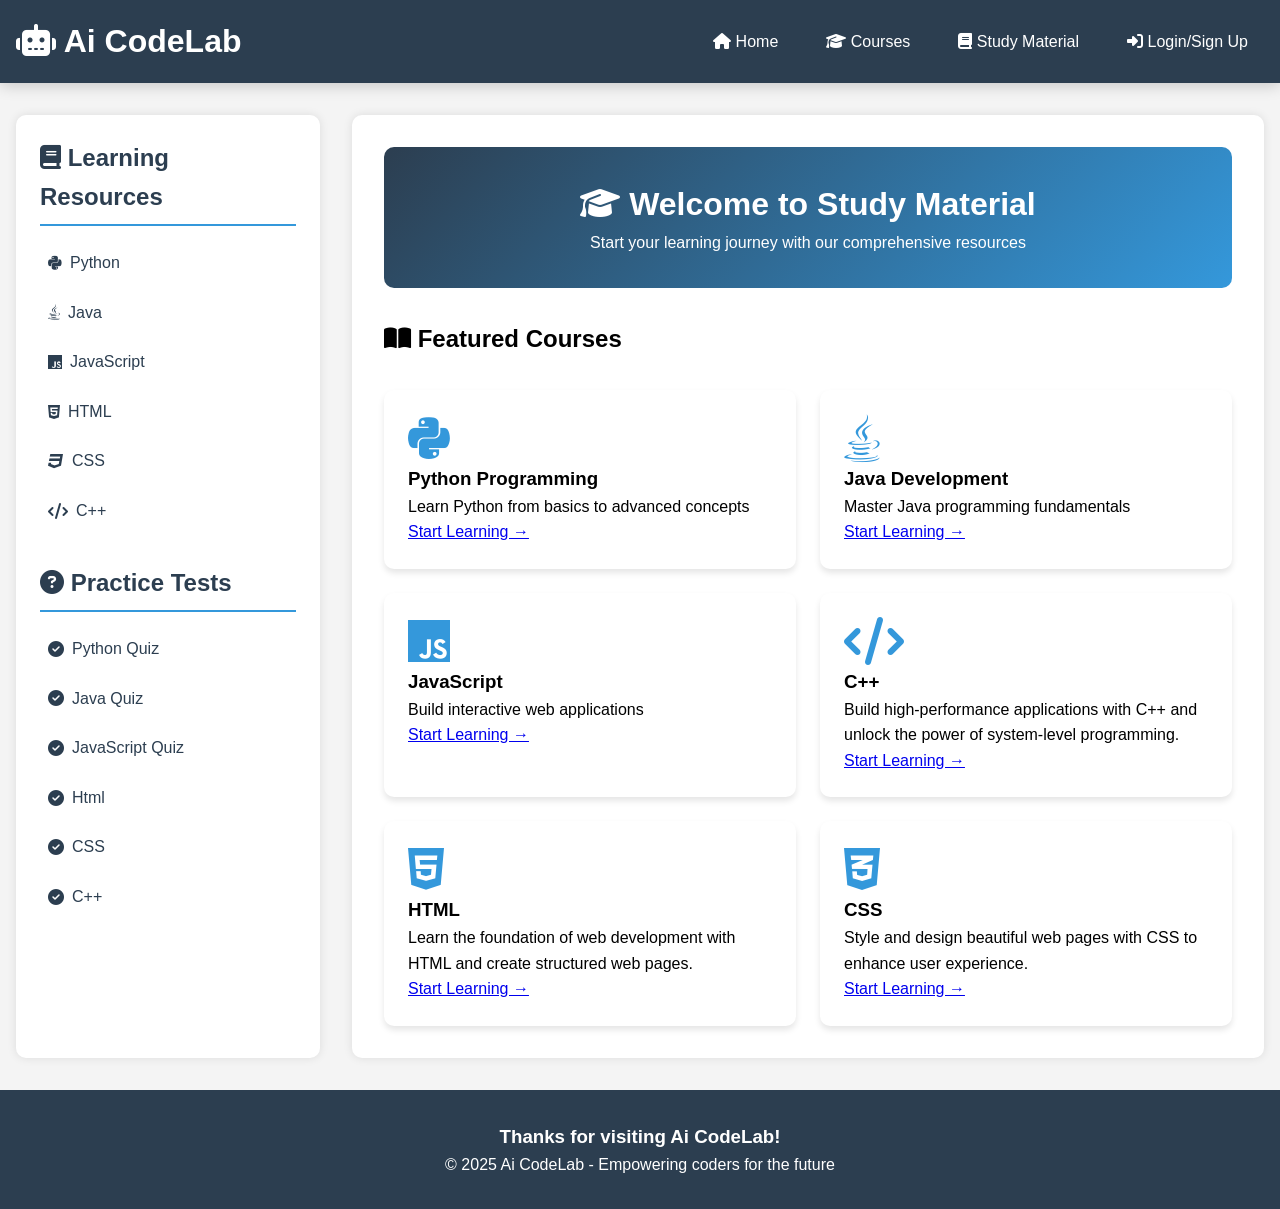
<file: Ai CodeLab/Ai Codelab StyudyMeterial.html>
<!DOCTYPE html>
<html lang="en">
<head>
    <meta charset="UTF-8">
    <meta name="viewport" content="width=device-width, initial-scale=1.0">
    <title>Study Material - Ai CodeLab</title>
    <link rel="stylesheet" href="https://cdnjs.cloudflare.com/ajax/libs/font-awesome/6.4.0/css/all.min.css">
    <style>
        * {
            margin: 0;
            padding: 0;
            box-sizing: border-box;
        }

        body {
            font-family: 'Segoe UI', Tahoma, Geneva, Verdana, sans-serif;
            line-height: 1.6;
            background-color: #f4f4f4;
        }

        header {
            background-color: #2c3e50;
            position: sticky;
            top: 0;
            z-index: 1000;
            box-shadow: 0 2px 15px rgba(0, 0, 0, 0.2);
        }

        .header-content {
            max-width: 1400px;
            margin: 0 auto;
            padding: 1rem;
            display: flex;
            justify-content: space-between;
            align-items: center;
        }

        .logo {
            color: white;
            font-size: 2rem;
            font-weight: bold;
            text-decoration: none;
        }

        .main-nav {
            display: flex;
            gap: 1rem;
        }

        .main-nav a {
            color: white;
            text-decoration: none;
            padding: 0.5rem 1rem;
            border-radius: 5px;
            transition: all 0.3s ease;
        }

        .main-nav a:hover {
            background-color: rgba(255, 255, 255, 0.1);
            transform: translateY(-2px);
        }

        .container {
            max-width: 1400px;
            margin: 2rem auto;
            padding: 0 1rem;
            display: grid;
            grid-template-columns: 1fr 3fr;
            gap: 2rem;
        }

        .sidebar {
            background: white;
            padding: 1.5rem;
            border-radius: 10px;
            box-shadow: 0 0 10px rgba(0, 0, 0, 0.1);
            position: sticky;
            top: 90px;
        }

        .sidebar h2 {
            color: #2c3e50;
            margin-bottom: 1rem;
            padding-bottom: 0.5rem;
            border-bottom: 2px solid #3498db;
        }

        .resource-links {
            display: flex;
            flex-direction: column;
            gap: 0.5rem;
        }

        .resource-links a {
            color: #2c3e50;
            text-decoration: none;
            padding: 0.5rem;
            border-radius: 5px;
            transition: all 0.3s ease;
            display: flex;
            
            align-items: center;
            gap: 0.5rem;
        }

        .resource-links a:hover {
            background-color: #f0f0f0;
            transform: translateX(5px);
        }

        .main-content {
            background: white;
            padding: 2rem;
            border-radius: 10px;
            box-shadow: 0 0 10px rgba(0, 0, 0, 0.1);
        }

        .welcome-banner {
            text-align: center;
            padding: 2rem;
            background: linear-gradient(135deg, #2c3e50, #3498db);
            color: white;
            border-radius: 10px;
            margin-bottom: 2rem;
        }

        .card-grid {
            display: grid;
            grid-template-columns: repeat(auto-fit, minmax(280px, 1fr));
            gap: 1.5rem;
            margin-top: 2rem;
        }

        .card {
            background: white;
            padding: 1.5rem;
            border-radius: 10px;
            box-shadow: 0 4px 6px rgba(0, 0, 0, 0.1);
            transition: transform 0.3s ease;
        }

        .card:hover {
            transform: translateY(-5px);
        }

        footer {
            background-color: #2c3e50;
            color: white;
            text-align: center;
            padding: 2rem;
            margin-top: 2rem;
        }

        @media (max-width: 768px) {
            .container {
                grid-template-columns: 1fr;
            }

            .header-content {
                flex-direction: column;
                gap: 1rem;
            }

            .main-nav {
                flex-wrap: wrap;
                justify-content: center;
            }

            .sidebar {
                position: static;
            }
        }
    </style>
</head>
<body>
    <header>

        <div class="header-content">
            <a  class="logo">
                <i class="fas fa-robot"></i> Ai CodeLab
            </a>
            <nav class="main-nav">
                <a href="ai codelab1.html"><i class="fas fa-home"></i> Home</a>
                <a href="Ai Codelab Courses.html"><i class="fas fa-graduation-cap"></i> Courses</a>
                <a href="Ai Codelab StyudyMeterial.html"><i class="fas fa-book"></i> Study Material</a>
                <a href="Ai Codelab login.html"><i class="fas fa-sign-in-alt"></i> Login/Sign Up</a>
            </nav>
        </div>
    </header>

    <div class="container">
        <aside class="sidebar">
            <section>
                <h2><i class="fas fa-book"></i> Learning Resources</h2>
                <div class="resource-links">
                    <a href="ai codelab pyhton.html"><i class="fab fa-python"></i> Python</a>
                    <a href="ai codelab java.html"><i class="fab fa-java"></i> Java</a>
                    <a href="ai codelab javaScript.html"><i class="fab fa-js"></i> JavaScript</a>
                    <a href="ai codelab html.html"><i class="fab fa-html5"></i> HTML</a>
                    <a href="ai codelab css.html"><i class="fab fa-css3"></i> CSS</a>
                    <a href="ai codelab.C++.html"><i class="fas fa-code"></i> C++</a>
                </div>
            </section>

            <section style="margin-top: 2rem;">
                <h2><i class="fas fa-question-circle"></i> Practice Tests</h2>
                <div class="resource-links">
                    <a href="https://www.w3schools.com/quiztest/quiztest.asp?qtest=PYTHON"><i class="fas fa-check-circle"></i> Python Quiz</a>
                    <a href="https://www.w3schools.com/quiztest/quiztest.asp?qtest=JAVA"><i class="fas fa-check-circle"></i> Java Quiz</a>
                    <a href="https://www.w3schools.com/quiztest/quiztest.asp?qtest=JS"><i class="fas fa-check-circle"></i> JavaScript Quiz</a>
                    <a href="https://www.w3schools.com/quiztest/quiztest.asp?qtest=HTML"><i class="fas fa-check-circle"></i> Html</a>
                    <a href="https://www.w3schools.com/quiztest/quiztest.asp?qtest=CSS"><i class="fas fa-check-circle"></i> CSS</a>
                    <a href="https://www.w3schools.com/quiztest/quiztest.asp?qtest=CPP"><i class="fas fa-check-circle"></i> C++</a>
                </div>
            </section>
        </aside>

        <main class="main-content">
            <div class="welcome-banner">
                <h1><i class="fas fa-graduation-cap"></i> Welcome to Study Material</h1>
                <p>Start your learning journey with our comprehensive resources</p>
            </div>

            <section>
                <h2><i class="fas fa-book-open"></i> Featured Courses</h2>
                <div class="card-grid">
                    <div class="card">
                        <i class="fab fa-python fa-3x" style="color: #3498db;"></i>
                        <h3>Python Programming</h3>
                        <p>Learn Python from basics to advanced concepts</p>
                        <a href="ai codelab pyhton.html" class="resource-links">Start Learning →</a>
                    </div>
                    <div class="card">
                        <i class="fab fa-java fa-3x" style="color: #3498db;"></i>
                        <h3>Java Development</h3>
                        <p>Master Java programming fundamentals</p>
                        <a href="ai codelab java.html" class="resource-links">Start Learning →</a>
                    </div>
                    <div class="card">
                        <i class="fab fa-js fa-3x" style="color: #3498db;"></i>
                        <h3>JavaScript</h3>
                        <p>Build interactive web applications</p>
                        <a href="ai codelab javaScript.html" class="resource-links">Start Learning →</a>
                    </div>
                    <div class="card">
                        <i class="fas fa-code fa-3x" style="color: #3498db;"></i>
                        <h3>C++</h3>
                        <p>Build high-performance applications with C++ and unlock the power of system-level programming.</p>
                        <a href="ai codelab.C++.html" class="resource-links">Start Learning →</a>
                    </div>
                    <div class="card">
                        <i class="fab fa-html5 fa-3x" style="color:#3498db;"></i>
                        <h3>HTML</h3>
                        <p>Learn the foundation of web development with HTML and create structured web pages.</p>
                        <a href="ai codelab html.html" class="resource-links">Start Learning →</a>
                    </div>
                    <div class="card">
                        <i class="fab fa-css3-alt fa-3x" style="color: #3498db;"></i>
                        <h3>CSS</h3>
                        <p>Style and design beautiful web pages with CSS to enhance user experience.</p>
                        <a href="ai codelab css.html" class="resource-links">Start Learning →</a>
                    </div>
                    
                </div>
            </section>
        </main>
    </div>

    <footer>
        <h3>Thanks for visiting Ai CodeLab!</h3>
        <p>© 2025 Ai CodeLab - Empowering coders for the future</p>
    </footer>
</body>
</html>
</file>
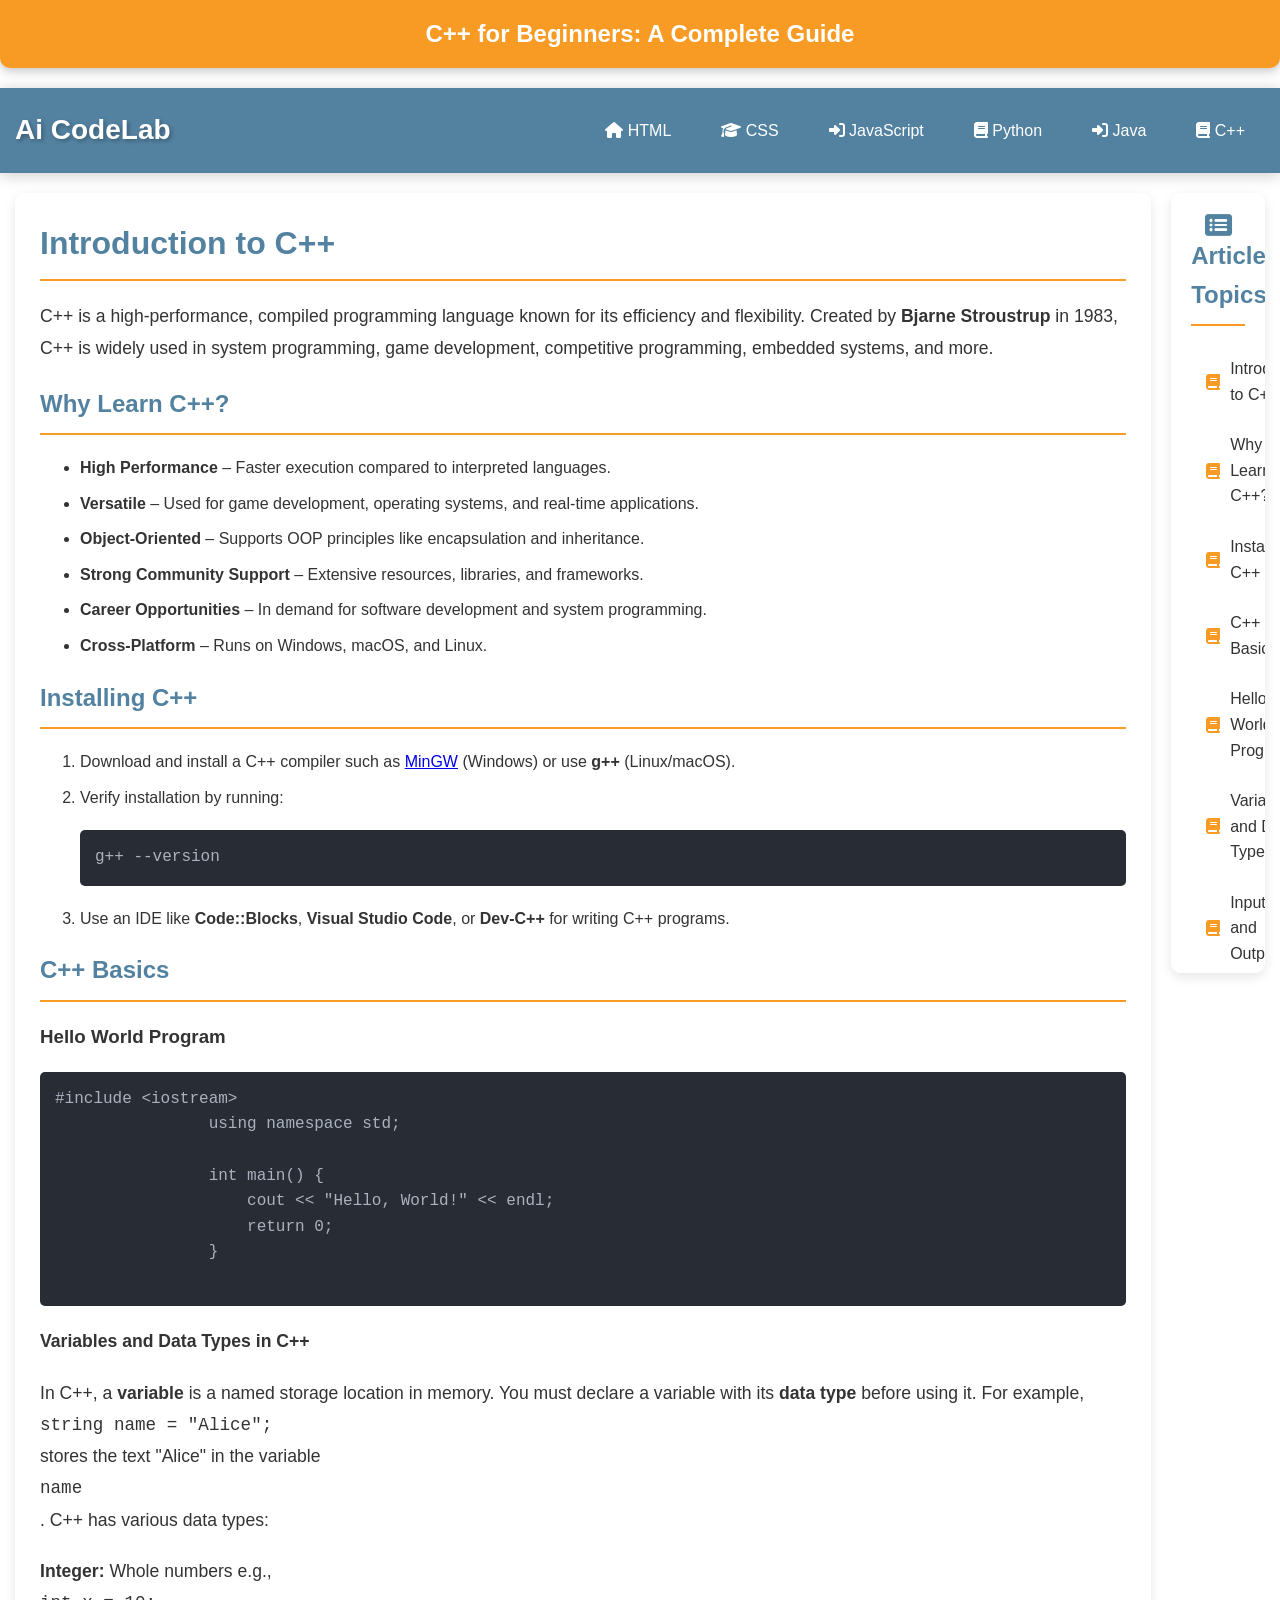
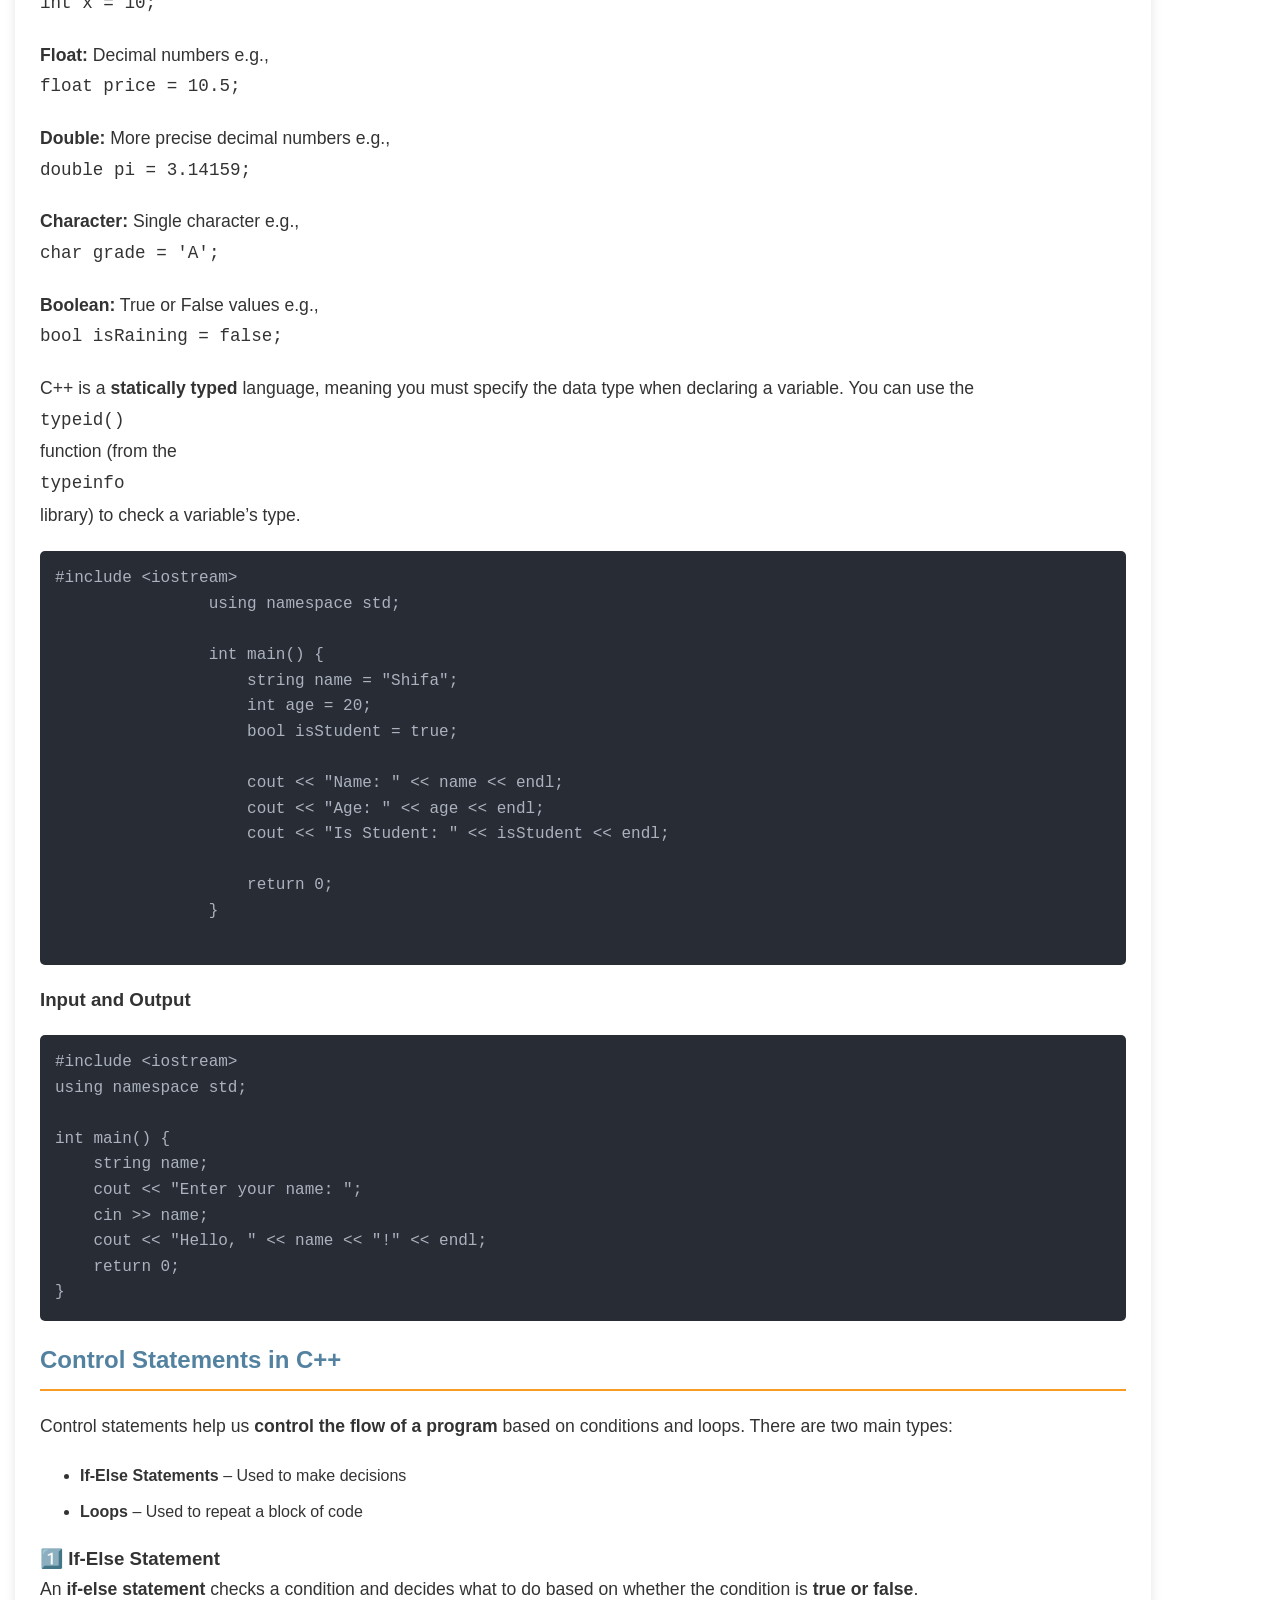
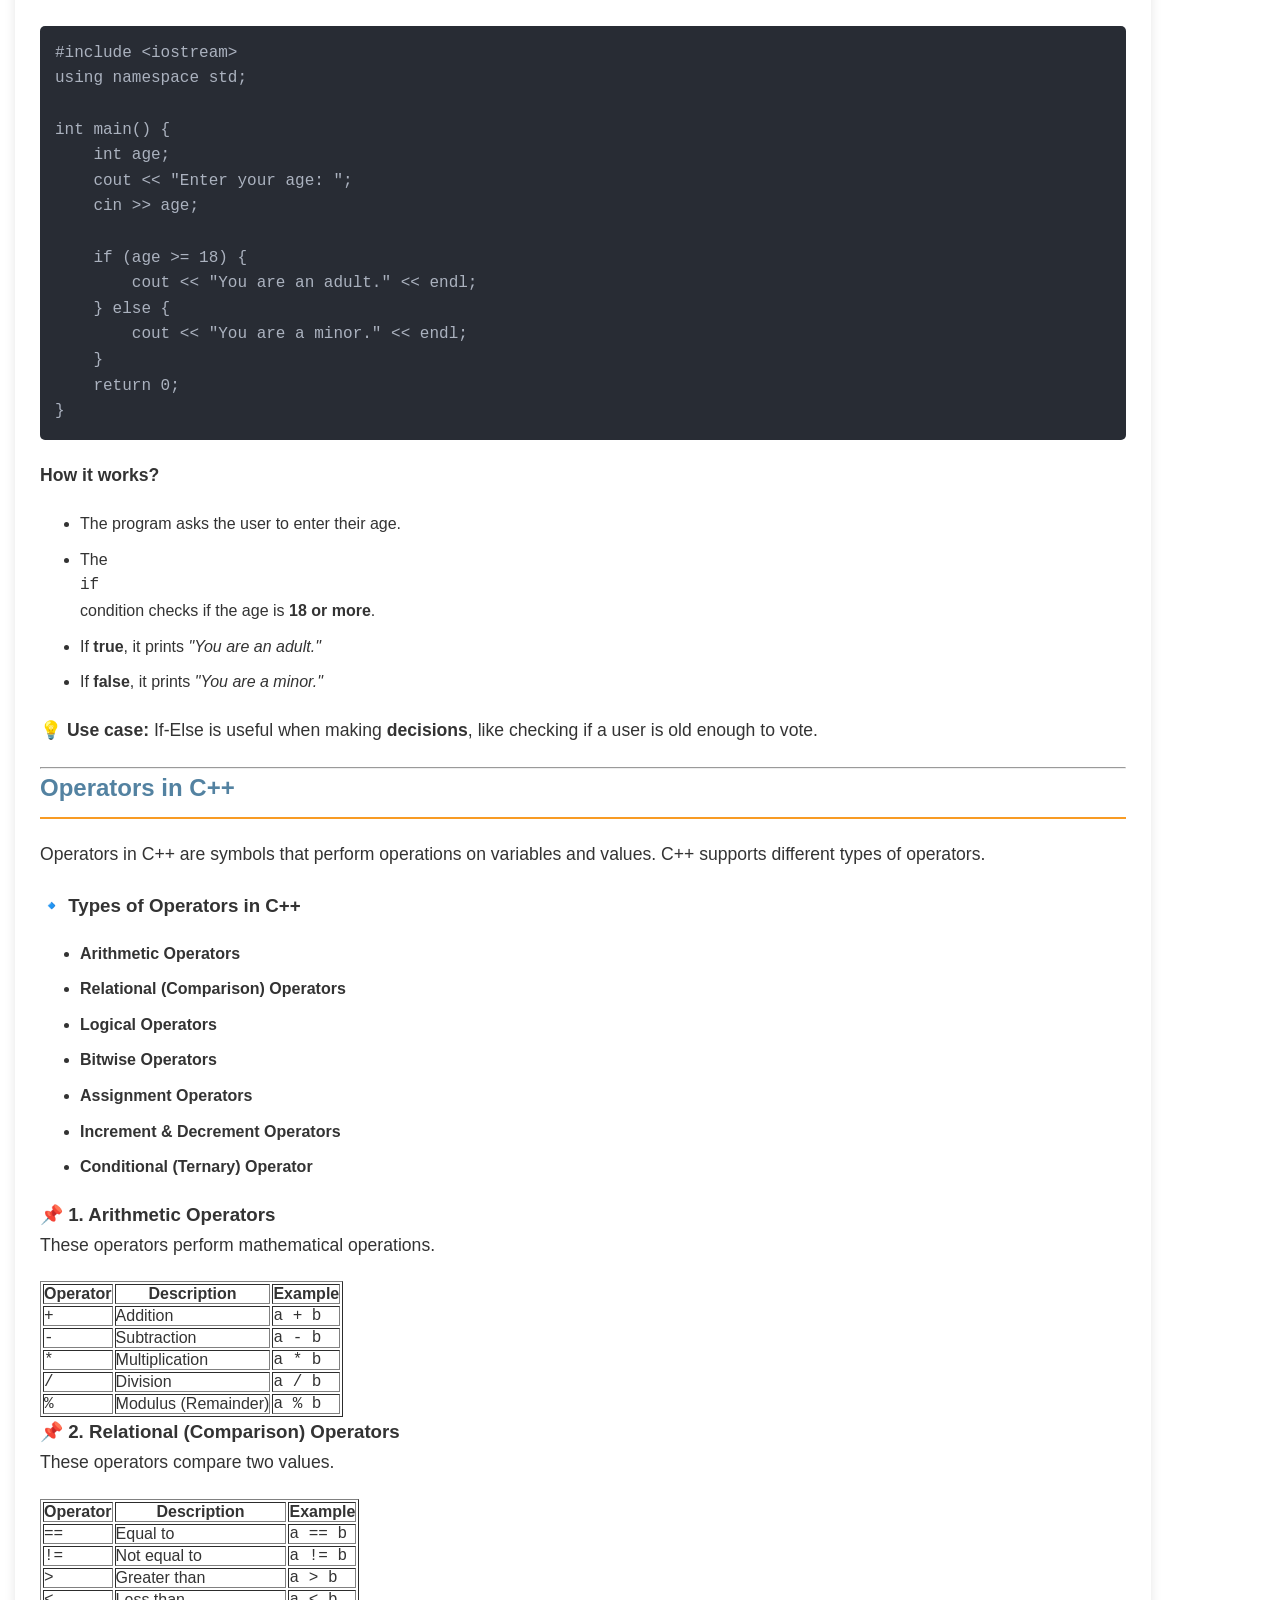
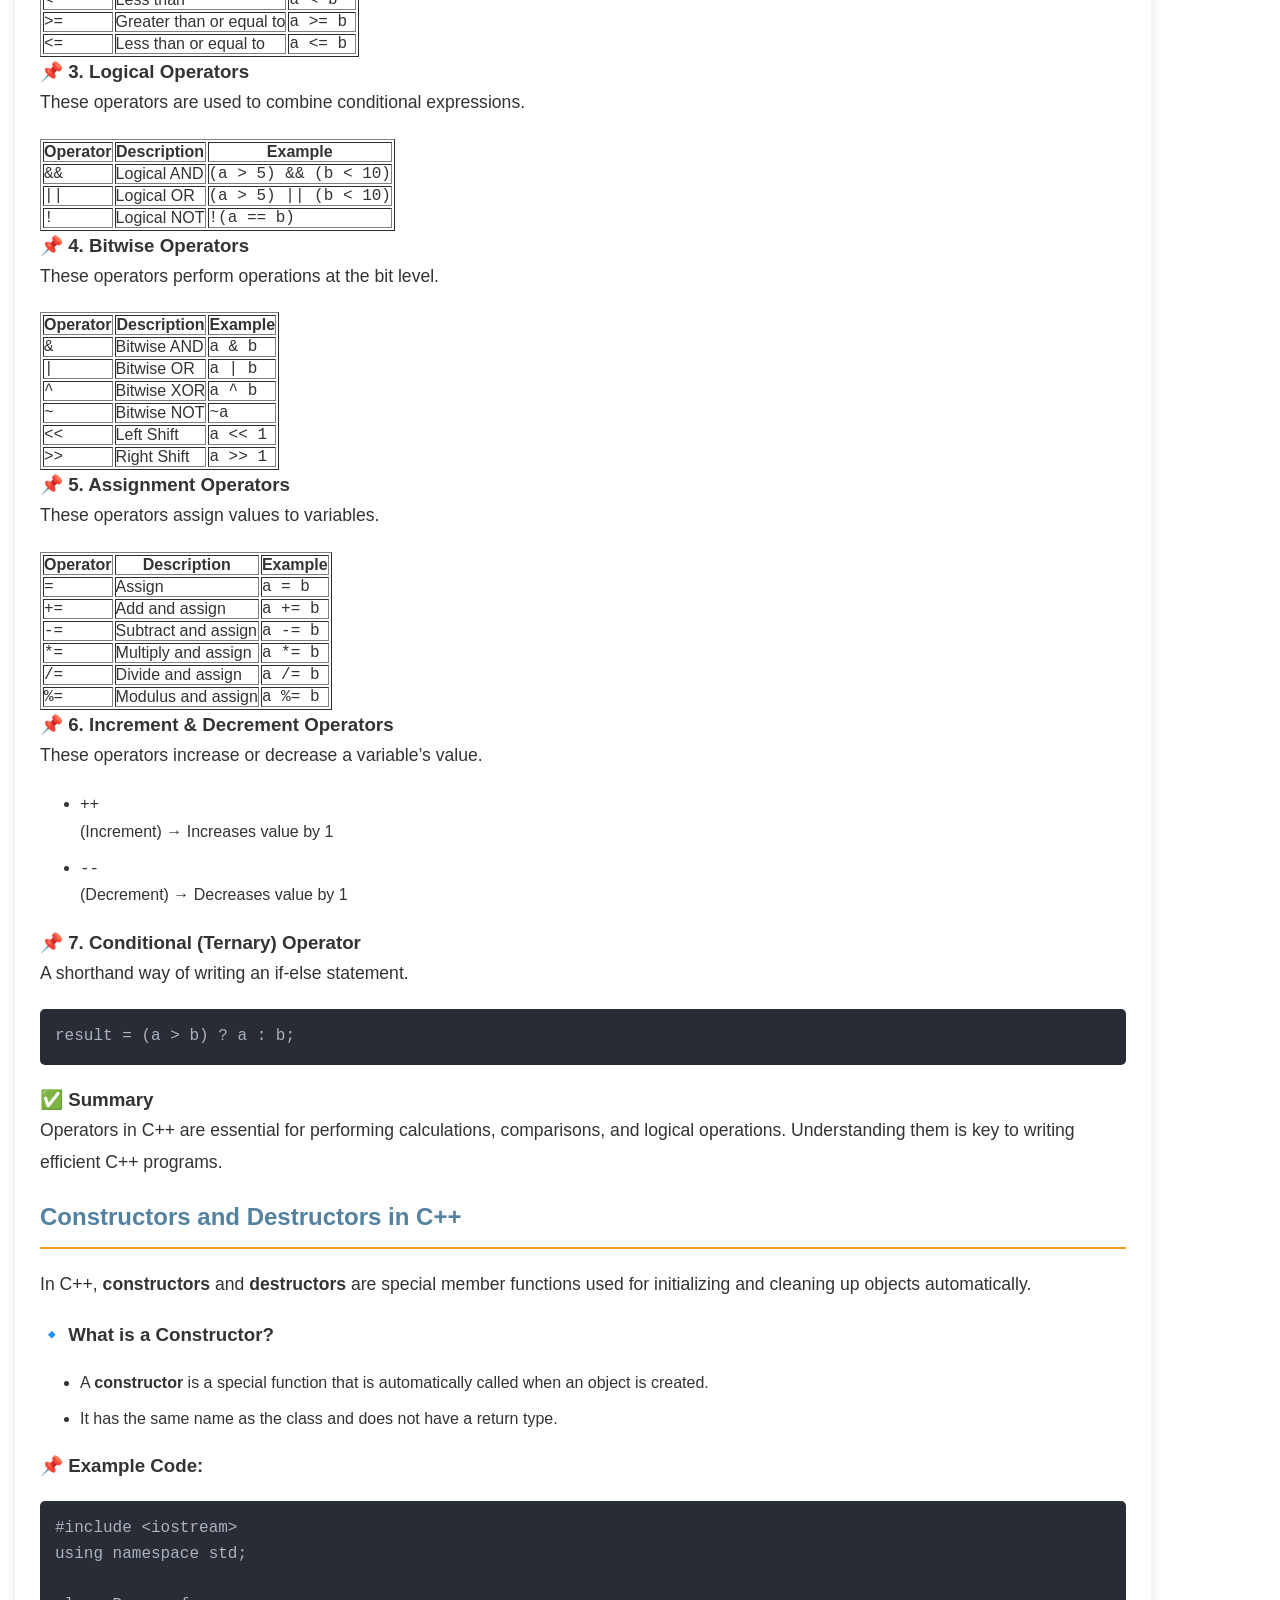
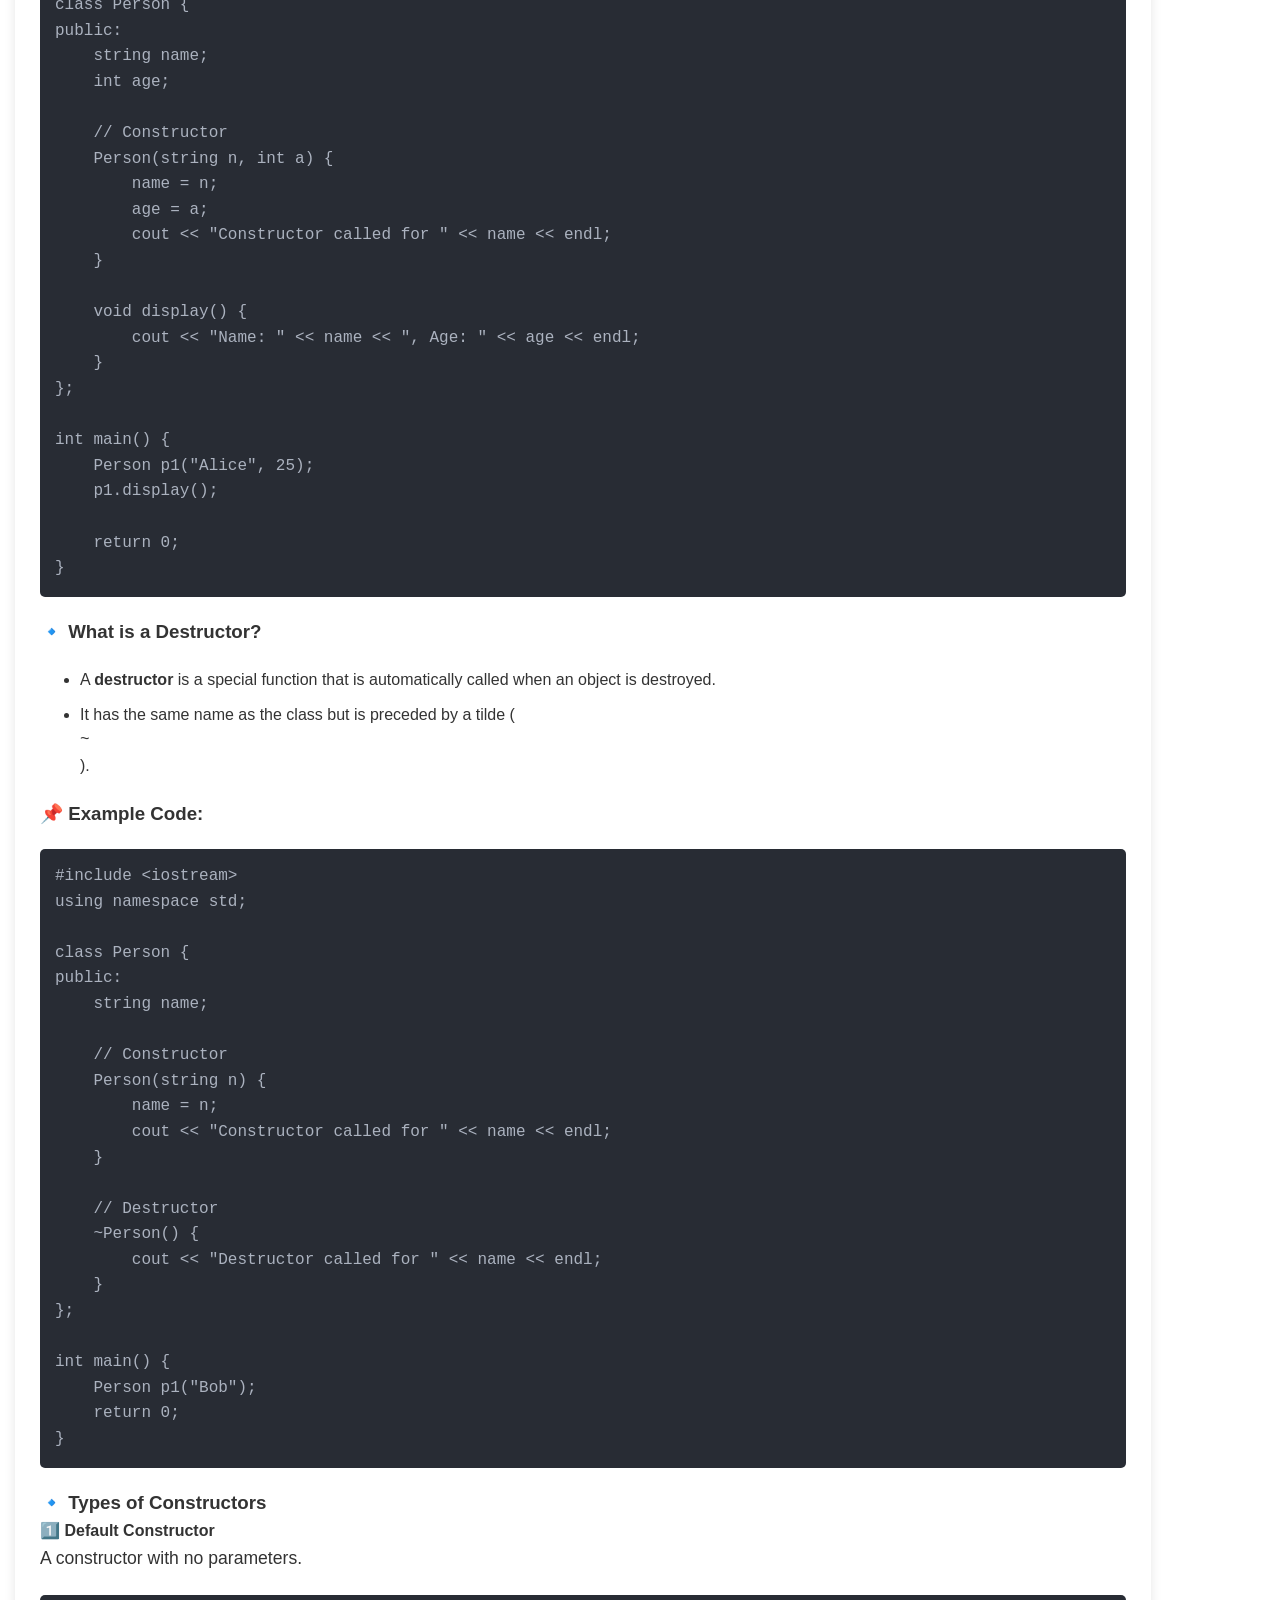
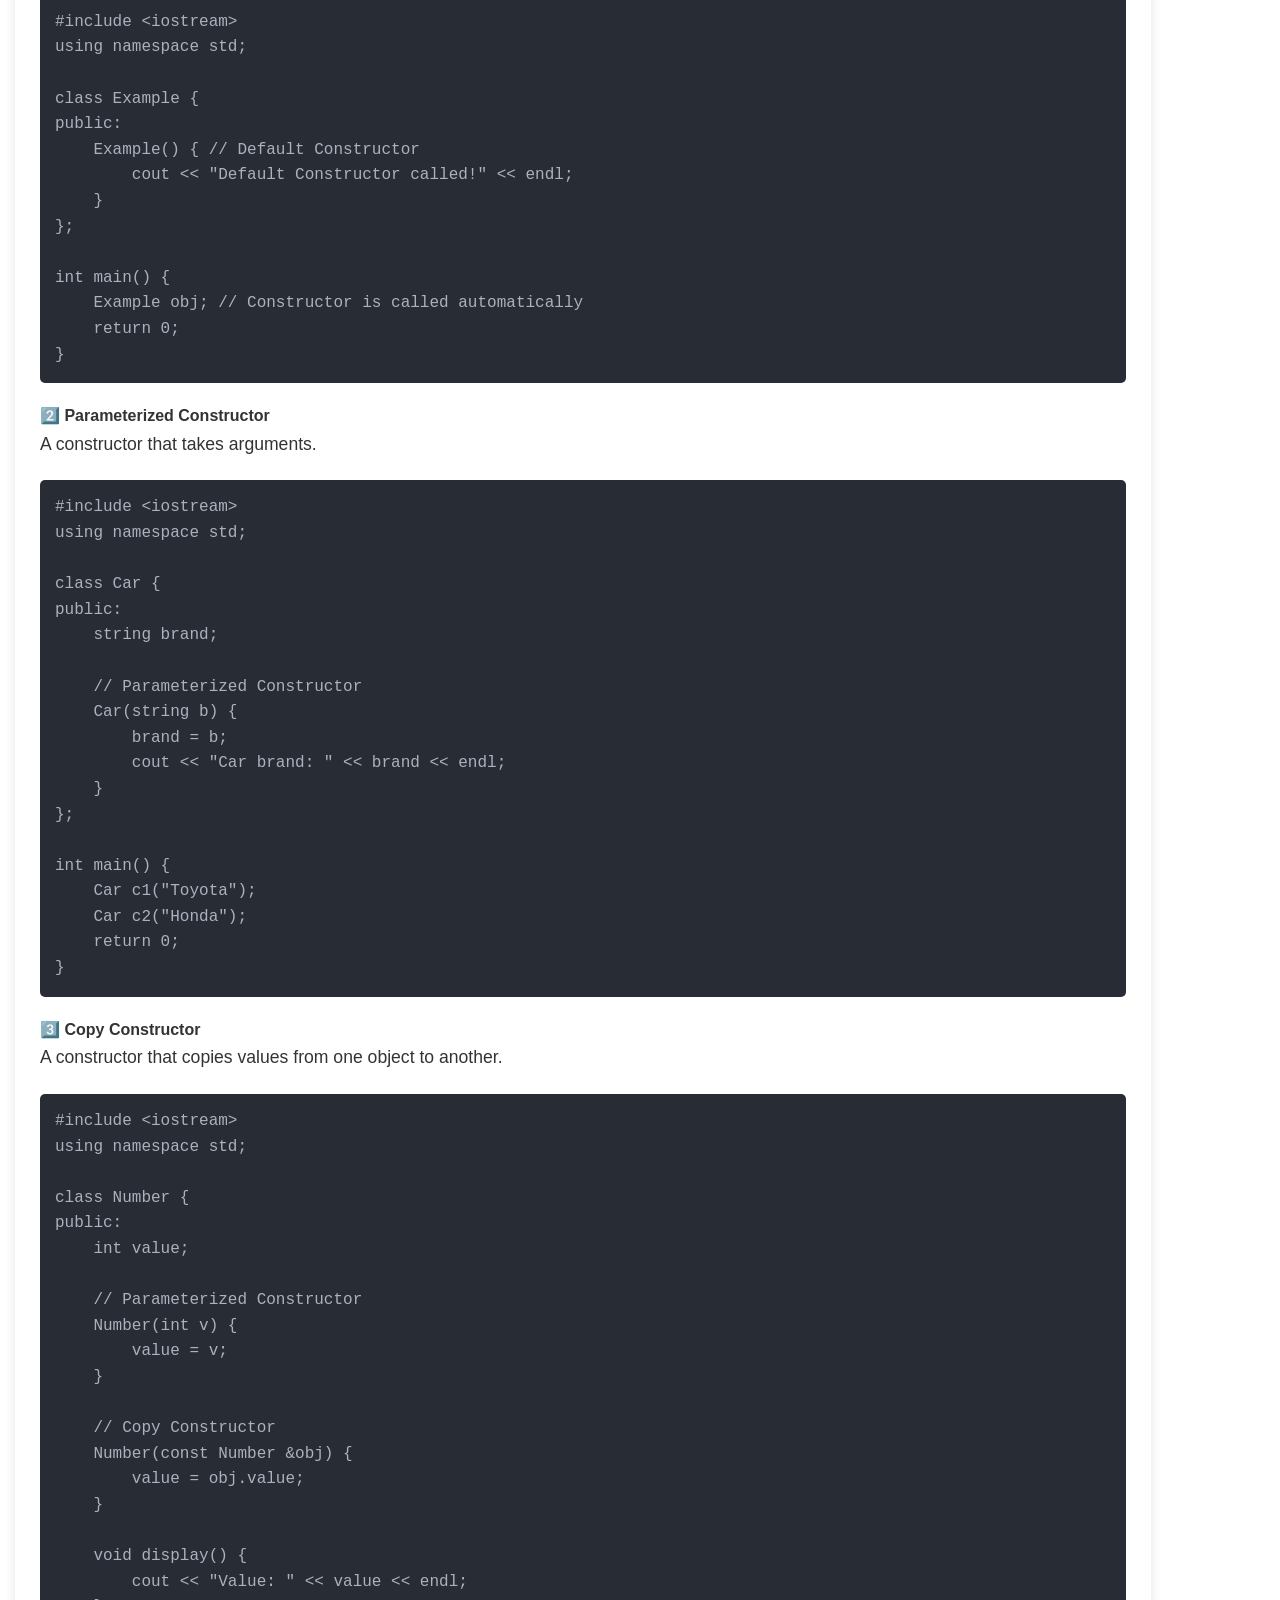
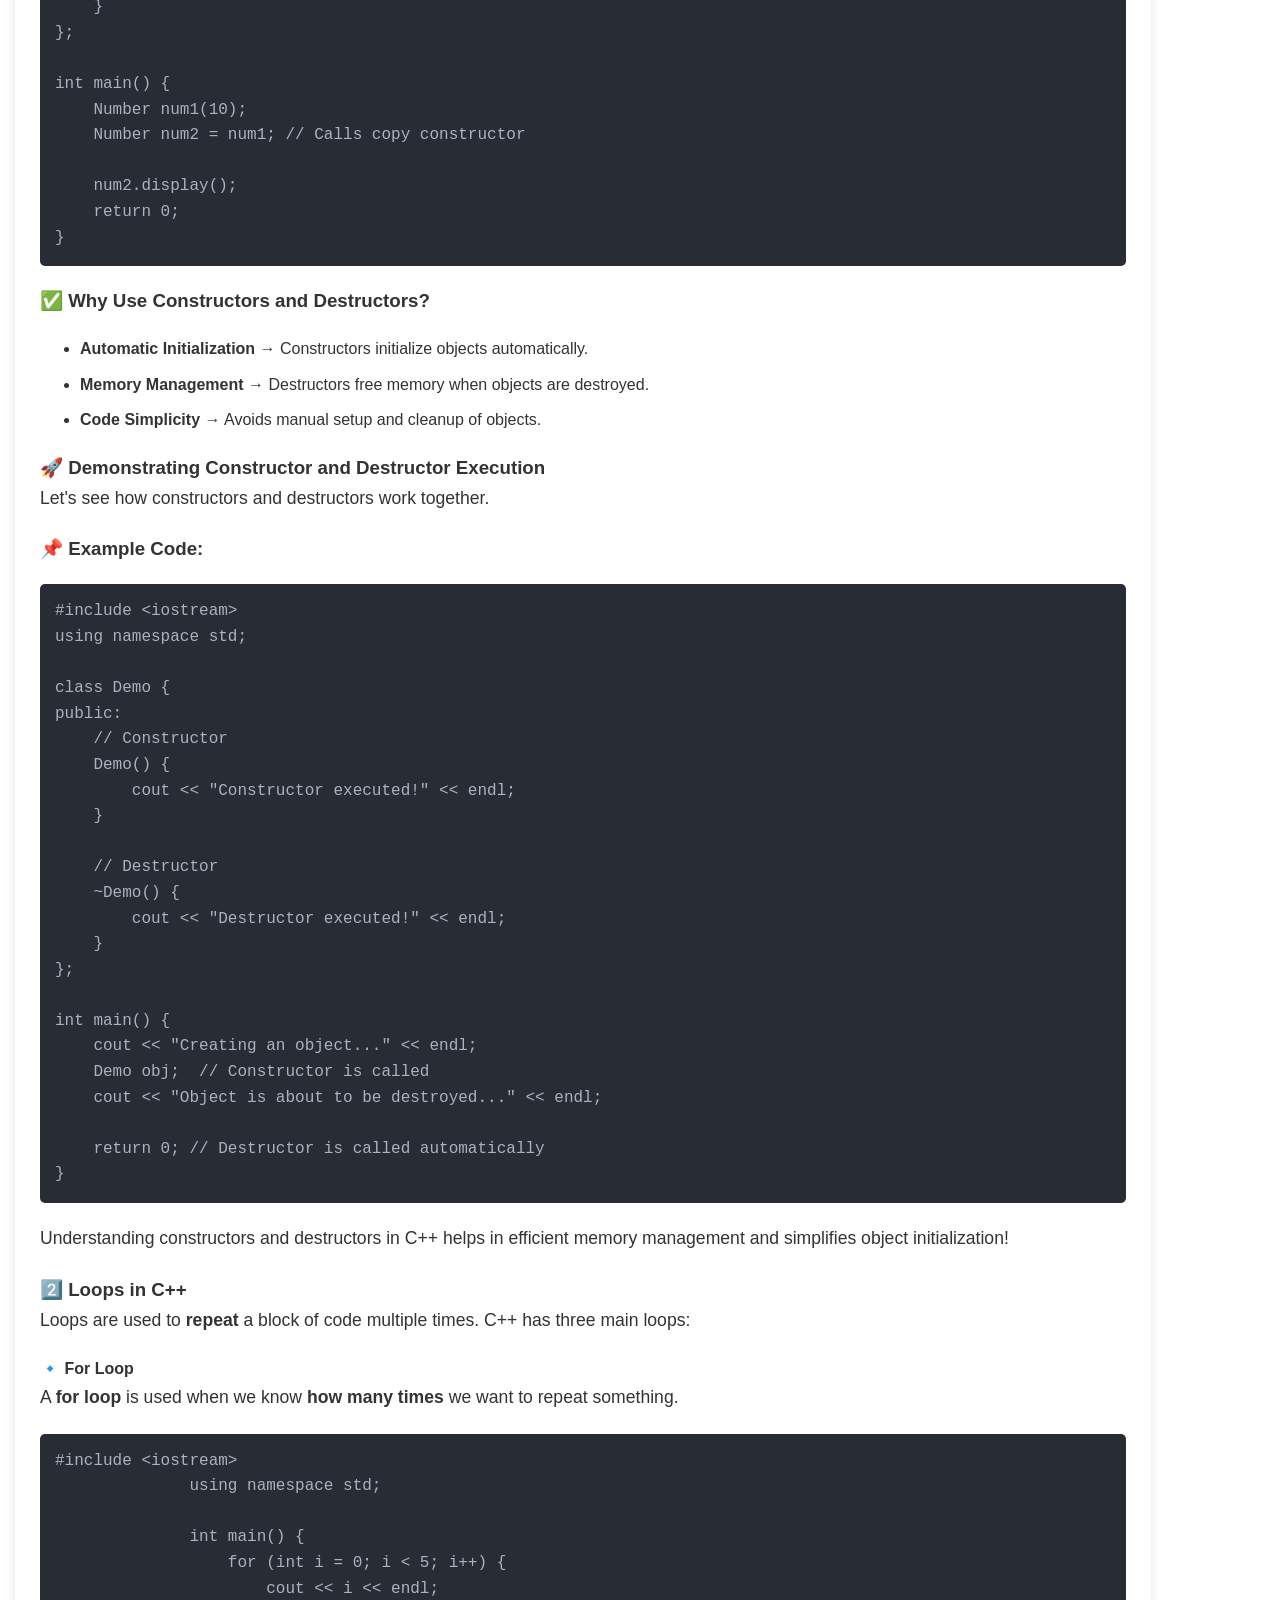
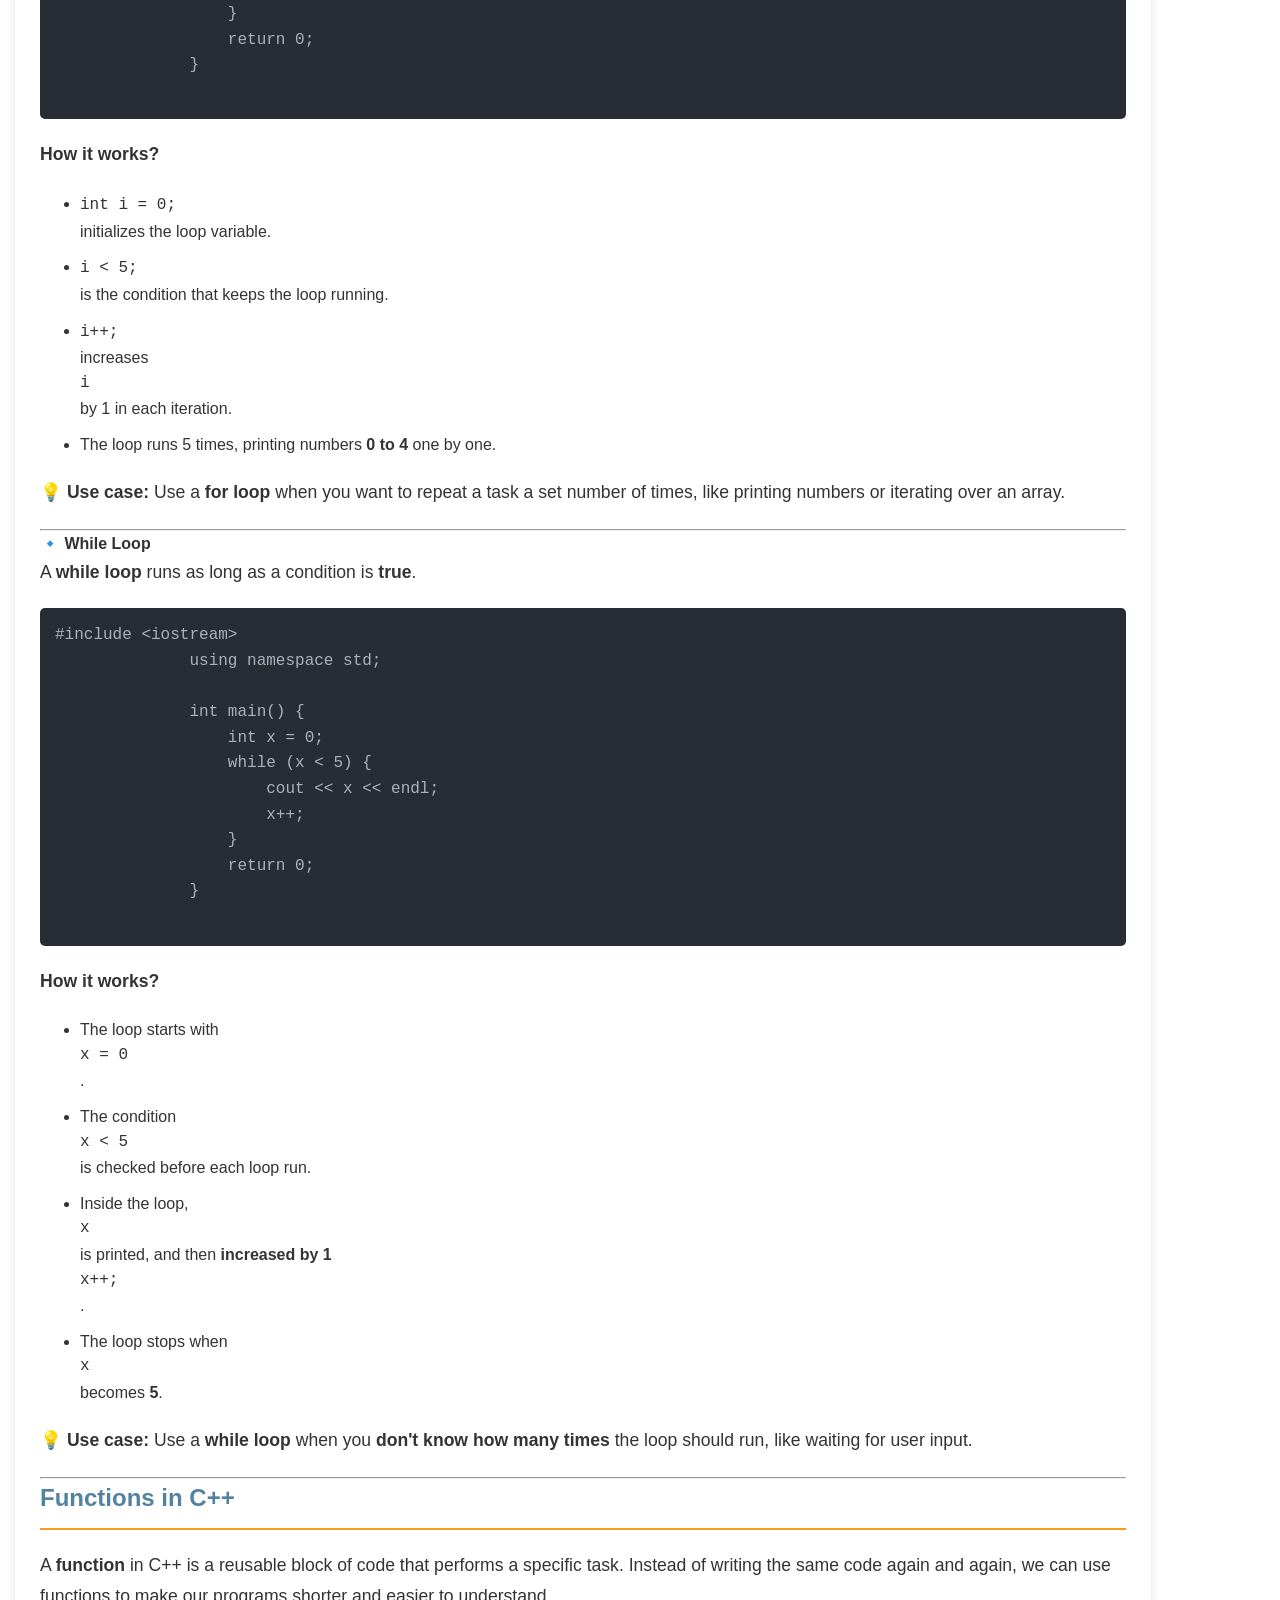
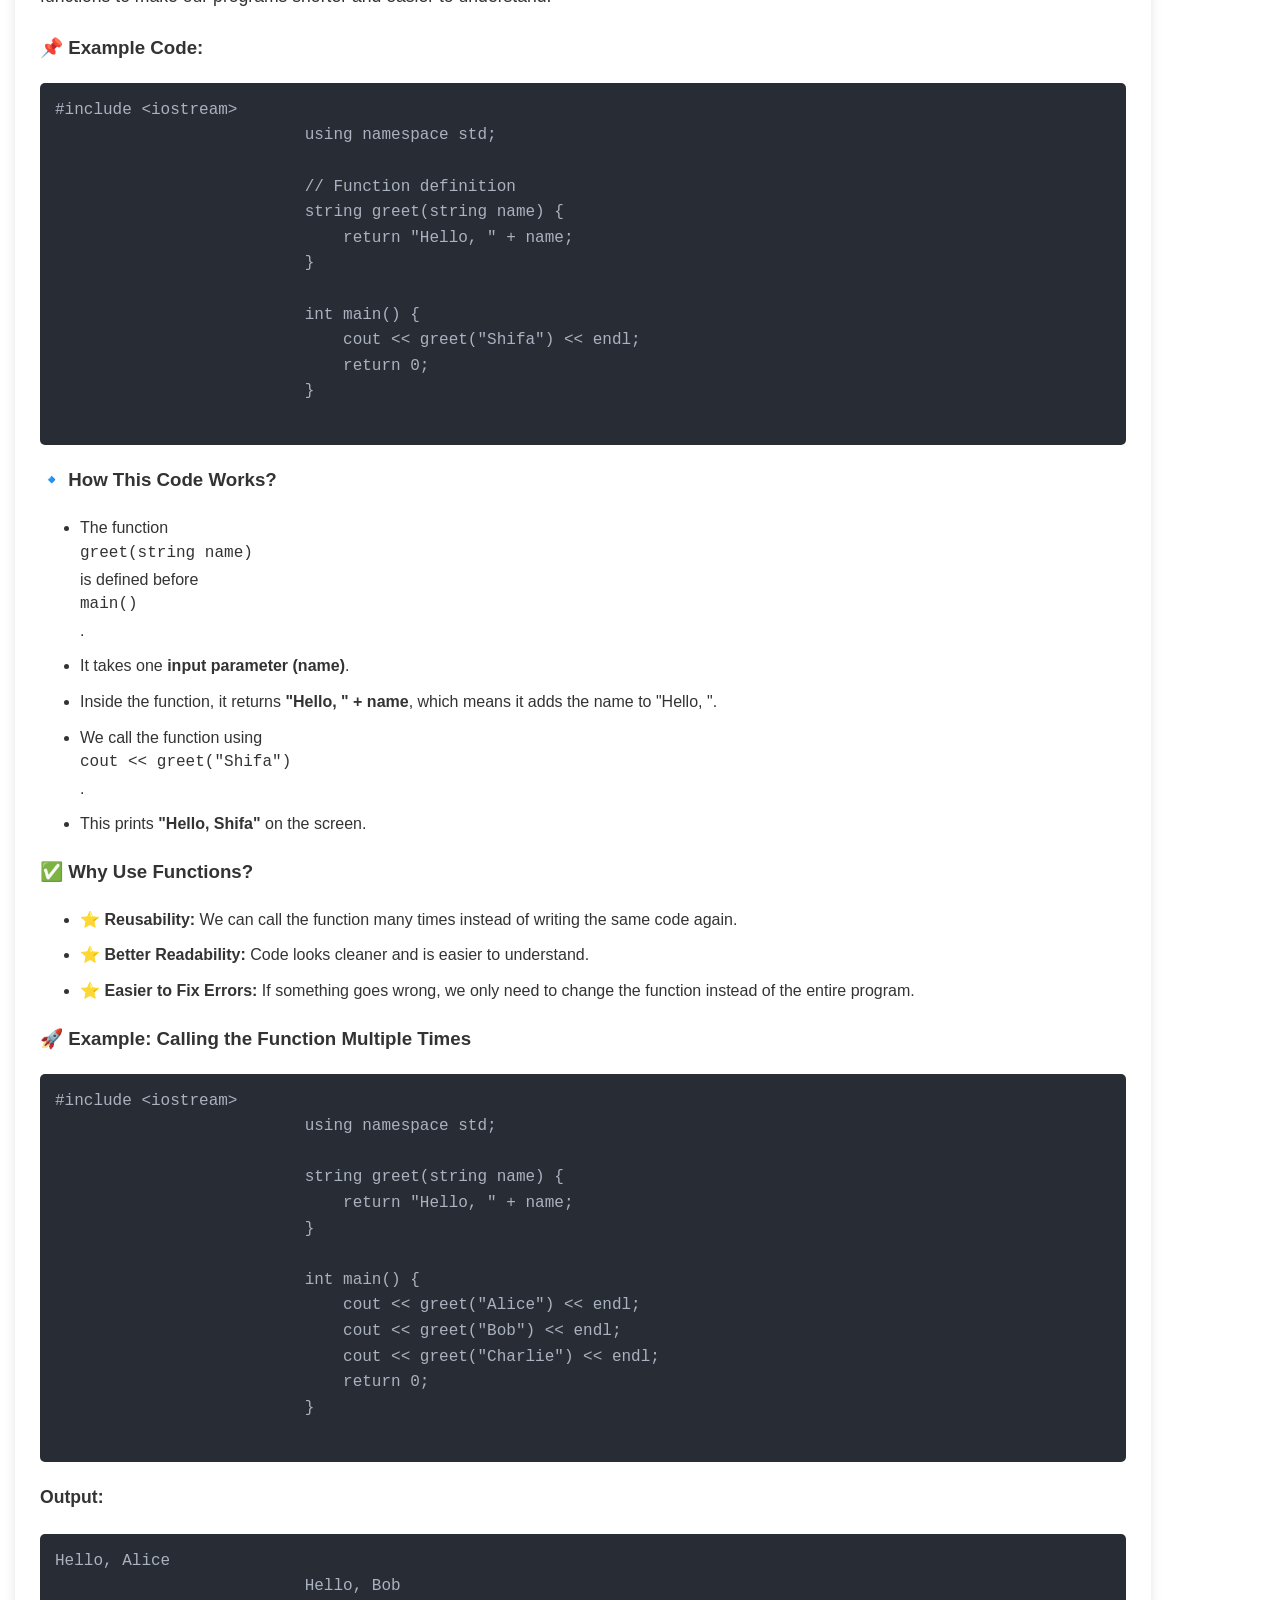
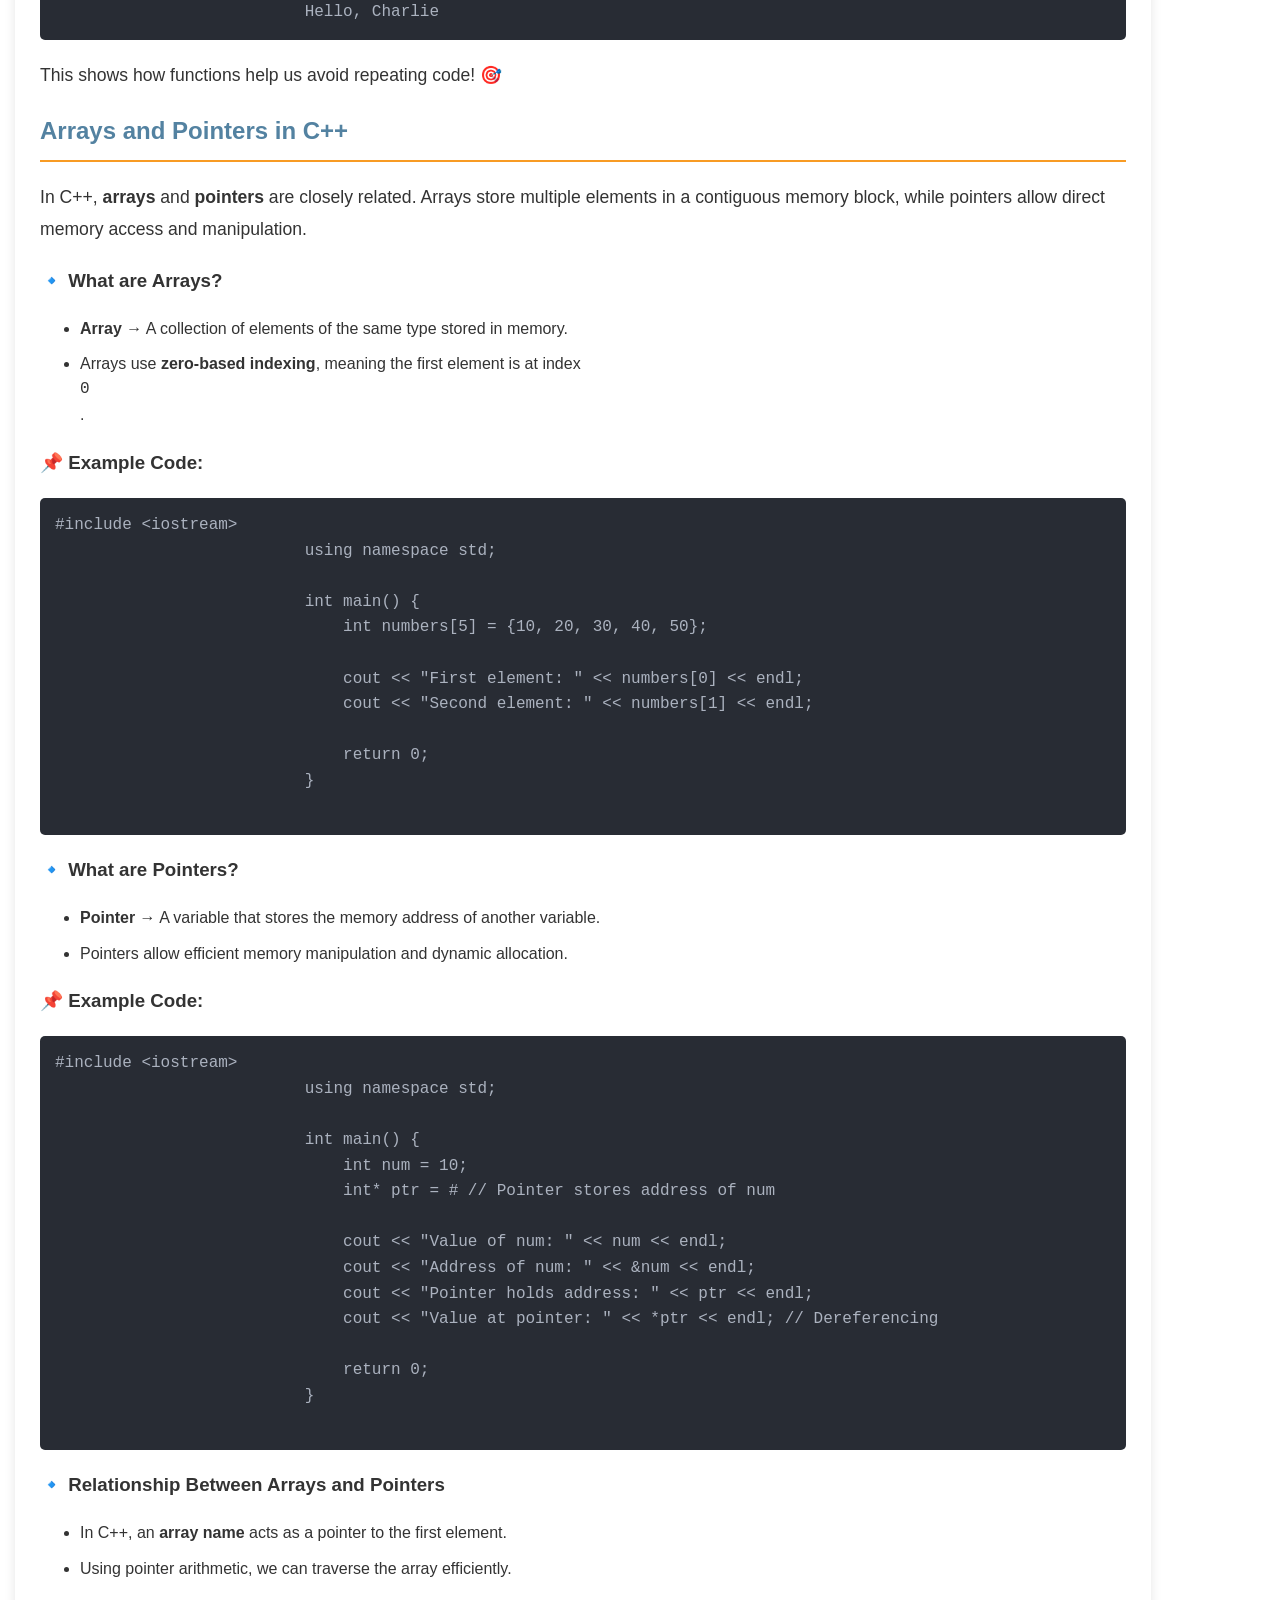
<file: Ai CodeLab/ai codelab.C++.html>
<style>
</style>
<!DOCTYPE html>
<html lang="en">
<head>
    <meta charset="UTF-8">
    <meta name="viewport" content="width=device-width, initial-scale=1.0">
    <title>Python for Beginners</title>
    <!-- Adding Font Awesome for icons -->
    <link rel="stylesheet" href="https://cdnjs.cloudflare.com/ajax/libs/font-awesome/6.4.0/css/all.min.css">
    <style>
        /* CSS Reset and Base Styles */
        * {
            margin: 0;
            padding: 0;
            box-sizing: border-box;
        }
        :root {
    --primary-color: #6200ea;
    --primary-light: #9d46ff;
    --primary-dark: #0a00b6;
    --secondary-color: #03dac6;
    --text-primary: #333333;
    --text-secondary: #666666;
    --text-light: #ffffff;
    --background-light: #ffffff;
    --background-dark: #f5f5f5;
    --success-color: #4caf50;
    --warning-color: #ff9800;
    --error-color: #f44336;
    --card-shadow: 0 4px 6px rgba(0, 0, 0, 0.1);
    --transition-speed: 0.3s;
}

        body {
            font-family: 'Segoe UI', Tahoma, Geneva, Verdana, sans-serif;
            line-height: 1.6;
            color: #333;
            background-color: #f4f4f4;
            overflow-x: hidden;
            font-family: 'Roboto', sans-serif;
           color: var(--text-primary);
            background-color: var(--background-light);
        }

        .container {
            width: 100%;
            max-width: 1400px;
            margin: 0 auto;
            padding: 0 15px;
        }

        /* Page Title Banner */
        .page-title {
            background-color: #f89b24;
            color: white;
            padding: 15px;
            margin-bottom: 20px;
            text-align: center;
            border-radius: 0 0 10px 10px;
            box-shadow: 0 4px 8px rgba(0, 0, 0, 0.2);
        }

        /* Header and Navigation */
        header {
            background-color: #5382a1;
            position: sticky;
            top: 0;
            z-index: 1000;
            padding: 10px 0;
            box-shadow: 0 2px 15px rgba(0, 0, 0, 0.2);
        }

        .header-content {
            display: flex;
            justify-content: space-between;
            align-items: center;
        }

        .logo {
            color: white;
            font-size: 28px;
            font-weight: bold;
            text-shadow: 2px 2px 4px rgba(0, 0, 0, 0.3);
            padding: 10px 0;
        }

        .main-nav {
            display: flex;
            gap: 10px;
        }

        .main-nav a {
            color: white;
            text-decoration: none;
            padding: 12px 20px;
            border-radius: 5px;
            transition: all 0.3s ease;
            font-weight: 500;
        }

        .main-nav a:hover {
            background-color: #f89b24;
            transform: translateY(-2px);
        }

        /* Content Layout */
        .content-wrapper {
            display: flex;
            gap: 20px;
            margin: 20px 0;
        }

        main {
            flex: 1 1 70%;
            background-color: white;
            padding: 25px;
            border-radius: 10px;
            box-shadow: 0 4px 12px rgba(0, 0, 0, 0.1);
        }

        main h1, main h2 {
            color: #5382a1;
            margin-bottom: 20px;
            border-bottom: 2px solid #f89b24;
            padding-bottom: 10px;
        }

        main p {
            margin-bottom: 20px;
            font-size: 1.1rem;
            line-height: 1.8;
        }

        main ul, main ol {
            margin: 20px 0 20px 40px;
        }

        main li {
            margin-bottom: 10px;
        }

        /* Code Blocks */
        pre {
            background-color: #282c34;
            color: #abb2bf;
            padding: 15px;
            border-radius: 5px;
            overflow-x: auto;
            margin: 20px 0;
        }

        code {
            font-family: 'Consolas', monospace;
            display: block;
        }

        /* Side Navigation */
        .side-nav {
            flex: 1 1 30%;
            background-color: white;
            padding: 20px;
            border-radius: 10px;
            box-shadow: 0 4px 12px rgba(0, 0, 0, 0.1);
            position: sticky;
            top: 90px;
            max-height: calc(100vh - 120px); /* Adjust based on your header and footer height */
            overflow-y: auto;
        }

        .side-nav h2 {
            color: #5382a1;
            text-align: center;
            margin-bottom: 20px;
            border-bottom: 2px solid #f89b24;
            padding-bottom: 10px;
        }

        .side-nav a {
            display: flex;
            align-items: center;
            color: #333;
            text-decoration: none;
            padding: 10px 15px;
            margin: 5px 0;
            border-radius: 5px;
            transition: all 0.3s ease;
        }

        .side-nav a:hover {
            background-color: #5382a1;
            color: white;
            transform: translateX(5px);
        }

        .side-nav a i {
            margin-right: 10px;
            color: #f89b24;
        }

        .side-nav a:hover i {
            color: white;
        }

        /* Footer */
        footer {
            background-color: #5382a1;
            color: white;
            text-align: center;
            padding: 25px 0;
            margin-top: 30px;
            border-radius: 10px 10px 0 0;
        }

        /* Mobile Menu Toggle */
        .menu-toggle {
            display: none;
            background: none;
            border: none;
            color: white;
            font-size: 24px;
            cursor: pointer;
        }

        /* Responsive Design */
        @media (max-width: 992px) {
            .content-wrapper {
                flex-direction: column;
            }
            
            .side-nav {
                position: static;
                width: 100%;
                max-height: none;
                overflow-y: visible;
            }
        }

        @media (max-width: 768px) {
            .header-content {
                flex-direction: column;
                align-items: flex-start;
            }
            
            .menu-toggle {
                display: block;
                position: absolute;
                top: 20px;
                right: 20px;
            }
            
            .main-nav {
                display: none;
                flex-direction: column;
                width: 100%;
                margin-top: 15px;
            }
            
            .main-nav.active {
                display: flex;
            }
            
            .main-nav a {
                width: 100%;
                text-align: center;
            }
        }

        @media (max-width: 480px) {
            .logo {
                font-size: 24px;
            }
            
            main {
                padding: 15px;
            }
            
            .page-title h2 {
                font-size: 20px;
            }
        }
    </style>
</head>
<body>
    <!-- Page Title Banner -->
    <div class="page-title">
        <h2>C++ for Beginners: A Complete Guide</h2>
    </div>

    <!-- Header with Navigation -->
    <header>
        <div class="container">
            <div class="header-content">
                <div class="logo">Ai CodeLab</div>
                <!-- Mobile menu toggle button -->
                <button class="menu-toggle" id="menuToggle">
                    <i class="fas fa-bars"></i>
                </button>
                <nav class="main-nav" id="mainNav">
                    <a target="_blank" href="ai codelab html.html"><i class="fas fa-home"></i> HTML</a>
                    <a target="_blank" href="ai codelab css.html"><i class="fas fa-graduation-cap"></i> CSS</a>  
                    <a target="_blank" href="ai codelab javaScript.html"><i class="fas fa-sign-in-alt"></i> JavaScript</a> 
                    <a target="_blank" href="ai codelab pyhton.html"><i class="fas fa-book"></i> Python</a>
                    <a target="_blank" href="ai codelab java.html"><i class="fas fa-sign-in-alt"></i> Java</a> 
                    <a target="_blank" href="ai codelab.C++.html"><i class="fas fa-book"></i> C++</a>
                </nav>
            </div>
        </div>
    </header>

    <!-- Main Content Area -->
    <div class="container">
        <div class="content-wrapper">
            <!-- Main Content -->
            <main>
              <!-- intro -->
              <h1 id="introduction">Introduction to C++</h1>
              <p>C++ is a high-performance, compiled programming language known for its efficiency and flexibility. Created by <strong>Bjarne Stroustrup</strong> in 1983, C++ is widely used in system programming, game development, competitive programming, embedded systems, and more.</p>
              
              <h2 id="why-learn-cpp">Why Learn C++?</h2>
              <ul>
                  <li><strong>High Performance</strong> – Faster execution compared to interpreted languages.</li>
                  <li><strong>Versatile</strong> – Used for game development, operating systems, and real-time applications.</li>
                  <li><strong>Object-Oriented</strong> – Supports OOP principles like encapsulation and inheritance.</li>
                  <li><strong>Strong Community Support</strong> – Extensive resources, libraries, and frameworks.</li>
                  <li><strong>Career Opportunities</strong> – In demand for software development and system programming.</li>
                  <li><strong>Cross-Platform</strong> – Runs on Windows, macOS, and Linux.</li>
              </ul>
              

                <!-- Installing -->
                <h2 id="installing-cpp">Installing C++</h2>
                <ol>
                    <li>Download and install a C++ compiler such as <a href="https://sourceforge.net/projects/mingw/">MinGW</a> (Windows) or use <strong>g++</strong> (Linux/macOS).</li>
                    <li>Verify installation by running:</li>
                    <pre><code>g++ --version</code></pre>
                    <li>Use an IDE like <strong>Code::Blocks</strong>, <strong>Visual Studio Code</strong>, or <strong>Dev-C++</strong> for writing C++ programs.</li>
                </ol>
                
                <!-- Basics -->
                <h2 id="cpp-basics">C++ Basics</h2>

                <h3 id="hello-world">Hello World Program</h3>
                <pre><code>#include &lt;iostream&gt;
                using namespace std;
                
                int main() {
                    cout << "Hello, World!" << endl;
                    return 0;
                }
                </code></pre>
                
                <p><strong id="variables-data-types">Variables and Data Types in C++</strong></p>  
                <p>In C++, a <strong>variable</strong> is a named storage location in memory. You must declare a variable with its <strong>data type</strong> before using it. For example, <code>string name = "Alice";</code> stores the text "Alice" in the variable <code>name</code>. C++ has various data types:</p>  
                
                <p><strong>Integer:</strong> Whole numbers e.g., <code>int x = 10;</code> </p>  
                <p><strong>Float:</strong> Decimal numbers e.g., <code>float price = 10.5;</code></p>  
                <p><strong>Double:</strong> More precise decimal numbers e.g., <code>double pi = 3.14159;</code></p>  
                <p><strong>Character:</strong> Single character e.g., <code>char grade = 'A';</code></p>  
                <p><strong>Boolean:</strong> True or False values e.g., <code>bool isRaining = false;</code></p>  
                
                <p>C++ is a <strong>statically typed</strong> language, meaning you must specify the data type when declaring a variable. You can use the <code>typeid()</code> function (from the <code>typeinfo</code> library) to check a variable’s type.</p>
                
                <pre><code>#include &lt;iostream&gt;
                using namespace std;
                
                int main() {
                    string name = "Shifa";
                    int age = 20;
                    bool isStudent = true;
                
                    cout << "Name: " << name << endl;
                    cout << "Age: " << age << endl;
                    cout << "Is Student: " << isStudent << endl;
                
                    return 0;
                }
                </code></pre>
                
                


                <!-- input ouput and cntrol statements -->
                <h3 id="input-output">Input and Output</h3>
<pre><code>#include &lt;iostream&gt;
using namespace std;

int main() {
    string name;
    cout << "Enter your name: ";
    cin >> name;
    cout << "Hello, " << name << "!" << endl;
    return 0;
}
</code></pre>

<h2 id="control-statements">Control Statements in C++</h2>

<p>Control statements help us <strong>control the flow of a program</strong> based on conditions and loops. There are two main types:</p>
<ul>
    <li><strong>If-Else Statements</strong> – Used to make decisions</li>
    <li><strong>Loops</strong> – Used to repeat a block of code</li>
</ul>

<h3 id="if-else">1️⃣ If-Else Statement</h3>
<p>An <strong>if-else statement</strong> checks a condition and decides what to do based on whether the condition is <strong>true or false</strong>.</p>

<pre><code>#include &lt;iostream&gt;
using namespace std;

int main() {
    int age;
    cout << "Enter your age: ";
    cin >> age;

    if (age >= 18) {
        cout << "You are an adult." << endl;
    } else {
        cout << "You are a minor." << endl;
    }
    return 0;
}
</code></pre>

<p><strong>How it works?</strong></p>
<ul>
    <li>The program asks the user to enter their age.</li>
    <li>The <code>if</code> condition checks if the age is <strong>18 or more</strong>.</li>
    <li>If <strong>true</strong>, it prints <em>"You are an adult."</em></li>
    <li>If <strong>false</strong>, it prints <em>"You are a minor."</em></li>
</ul>

<p>💡 <strong>Use case:</strong> If-Else is useful when making <strong>decisions</strong>, like checking if a user is old enough to vote.</p>

<hr>

<!-- operators -->

<h2 id="operators">Operators in C++</h2>

<p>Operators in C++ are symbols that perform operations on variables and values. C++ supports different types of operators.</p>

<h3>🔹 Types of Operators in C++</h3>
<ul>
    <li><strong>Arithmetic Operators</strong></li>
    <li><strong>Relational (Comparison) Operators</strong></li>
    <li><strong>Logical Operators</strong></li>
    <li><strong>Bitwise Operators</strong></li>
    <li><strong>Assignment Operators</strong></li>
    <li><strong>Increment & Decrement Operators</strong></li>
    <li><strong>Conditional (Ternary) Operator</strong></li>
</ul>

<h3>📌 1. Arithmetic Operators</h3>
<p>These operators perform mathematical operations.</p>
<table border="1">
    <tr>
        <th>Operator</th>
        <th>Description</th>
        <th>Example</th>
    </tr>
    <tr>
        <td><code>+</code></td>
        <td>Addition</td>
        <td><code>a + b</code></td>
    </tr>
    <tr>
        <td><code>-</code></td>
        <td>Subtraction</td>
        <td><code>a - b</code></td>
    </tr>
    <tr>
        <td><code>*</code></td>
        <td>Multiplication</td>
        <td><code>a * b</code></td>
    </tr>
    <tr>
        <td><code>/</code></td>
        <td>Division</td>
        <td><code>a / b</code></td>
    </tr>
    <tr>
        <td><code>%</code></td>
        <td>Modulus (Remainder)</td>
        <td><code>a % b</code></td>
    </tr>
</table>

<h3>📌 2. Relational (Comparison) Operators</h3>
<p>These operators compare two values.</p>
<table border="1">
    <tr>
        <th>Operator</th>
        <th>Description</th>
        <th>Example</th>
    </tr>
    <tr>
        <td><code>==</code></td>
        <td>Equal to</td>
        <td><code>a == b</code></td>
    </tr>
    <tr>
        <td><code>!=</code></td>
        <td>Not equal to</td>
        <td><code>a != b</code></td>
    </tr>
    <tr>
        <td><code>&gt;</code></td>
        <td>Greater than</td>
        <td><code>a &gt; b</code></td>
    </tr>
    <tr>
        <td><code>&lt;</code></td>
        <td>Less than</td>
        <td><code>a &lt; b</code></td>
    </tr>
    <tr>
        <td><code>&gt;=</code></td>
        <td>Greater than or equal to</td>
        <td><code>a &gt;= b</code></td>
    </tr>
    <tr>
        <td><code>&lt;=</code></td>
        <td>Less than or equal to</td>
        <td><code>a &lt;= b</code></td>
    </tr>
</table>

<h3>📌 3. Logical Operators</h3>
<p>These operators are used to combine conditional expressions.</p>
<table border="1">
    <tr>
        <th>Operator</th>
        <th>Description</th>
        <th>Example</th>
    </tr>
    <tr>
        <td><code>&&</code></td>
        <td>Logical AND</td>
        <td><code>(a > 5) && (b < 10)</code></td>
    </tr>
    <tr>
        <td><code>||</code></td>
        <td>Logical OR</td>
        <td><code>(a > 5) || (b < 10)</code></td>
    </tr>
    <tr>
        <td><code>!</code></td>
        <td>Logical NOT</td>
        <td><code>!(a == b)</code></td>
    </tr>
</table>

<h3>📌 4. Bitwise Operators</h3>
<p>These operators perform operations at the bit level.</p>
<table border="1">
    <tr>
        <th>Operator</th>
        <th>Description</th>
        <th>Example</th>
    </tr>
    <tr>
        <td><code>&</code></td>
        <td>Bitwise AND</td>
        <td><code>a & b</code></td>
    </tr>
    <tr>
        <td><code>|</code></td>
        <td>Bitwise OR</td>
        <td><code>a | b</code></td>
    </tr>
    <tr>
        <td><code>^</code></td>
        <td>Bitwise XOR</td>
        <td><code>a ^ b</code></td>
    </tr>
    <tr>
        <td><code>~</code></td>
        <td>Bitwise NOT</td>
        <td><code>~a</code></td>
    </tr>
    <tr>
        <td><code>&lt;&lt;</code></td>
        <td>Left Shift</td>
        <td><code>a &lt;&lt; 1</code></td>
    </tr>
    <tr>
        <td><code>&gt;&gt;</code></td>
        <td>Right Shift</td>
        <td><code>a &gt;&gt; 1</code></td>
    </tr>
</table>

<h3>📌 5. Assignment Operators</h3>
<p>These operators assign values to variables.</p>
<table border="1">
    <tr>
        <th>Operator</th>
        <th>Description</th>
        <th>Example</th>
    </tr>
    <tr>
        <td><code>=</code></td>
        <td>Assign</td>
        <td><code>a = b</code></td>
    </tr>
    <tr>
        <td><code>+=</code></td>
        <td>Add and assign</td>
        <td><code>a += b</code></td>
    </tr>
    <tr>
        <td><code>-=</code></td>
        <td>Subtract and assign</td>
        <td><code>a -= b</code></td>
    </tr>
    <tr>
        <td><code>*=</code></td>
        <td>Multiply and assign</td>
        <td><code>a *= b</code></td>
    </tr>
    <tr>
        <td><code>/=</code></td>
        <td>Divide and assign</td>
        <td><code>a /= b</code></td>
    </tr>
    <tr>
        <td><code>%=</code></td>
        <td>Modulus and assign</td>
        <td><code>a %= b</code></td>
    </tr>
</table>

<h3>📌 6. Increment & Decrement Operators</h3>
<p>These operators increase or decrease a variable’s value.</p>
<ul>
    <li><code>++</code> (Increment) → Increases value by 1</li>
    <li><code>--</code> (Decrement) → Decreases value by 1</li>
</ul>

<h3>📌 7. Conditional (Ternary) Operator</h3>
<p>A shorthand way of writing an if-else statement.</p>
<pre><code>result = (a > b) ? a : b;</code></pre>

<h3>✅ Summary</h3>
<p>Operators in C++ are essential for performing calculations, comparisons, and logical operations. Understanding them is key to writing efficient C++ programs.</p>


<!-- Constructor & Distrutor -->

<h2 id="constructors-destructors">Constructors and Destructors in C++</h2>

<p>In C++, <strong>constructors</strong> and <strong>destructors</strong> are special member functions used for initializing and cleaning up objects automatically.</p>

<h3>🔹 What is a Constructor?</h3>
<ul>
    <li>A <strong>constructor</strong> is a special function that is automatically called when an object is created.</li>
    <li>It has the same name as the class and does not have a return type.</li>
</ul>

<h3>📌 Example Code:</h3>
<pre><code>#include &lt;iostream&gt;
using namespace std;

class Person {
public:
    string name;
    int age;

    // Constructor
    Person(string n, int a) {
        name = n;
        age = a;
        cout << "Constructor called for " << name << endl;
    }

    void display() {
        cout << "Name: " << name << ", Age: " << age << endl;
    }
};

int main() {
    Person p1("Alice", 25);
    p1.display();

    return 0;
}
</code></pre>

<h3>🔹 What is a Destructor?</h3>
<ul>
    <li>A <strong>destructor</strong> is a special function that is automatically called when an object is destroyed.</li>
    <li>It has the same name as the class but is preceded by a tilde (<code>~</code>).</li>
</ul>

<h3>📌 Example Code:</h3>
<pre><code>#include &lt;iostream&gt;
using namespace std;

class Person {
public:
    string name;

    // Constructor
    Person(string n) {
        name = n;
        cout << "Constructor called for " << name << endl;
    }

    // Destructor
    ~Person() {
        cout << "Destructor called for " << name << endl;
    }
};

int main() {
    Person p1("Bob");
    return 0;
}
</code></pre>

<h3>🔹 Types of Constructors</h3>

<h4>1️⃣ Default Constructor</h4>
<p>A constructor with no parameters.</p>
<pre><code>#include &lt;iostream&gt;
using namespace std;

class Example {
public:
    Example() { // Default Constructor
        cout << "Default Constructor called!" << endl;
    }
};

int main() {
    Example obj; // Constructor is called automatically
    return 0;
}
</code></pre>

<h4>2️⃣ Parameterized Constructor</h4>
<p>A constructor that takes arguments.</p>
<pre><code>#include &lt;iostream&gt;
using namespace std;

class Car {
public:
    string brand;

    // Parameterized Constructor
    Car(string b) {
        brand = b;
        cout << "Car brand: " << brand << endl;
    }
};

int main() {
    Car c1("Toyota");
    Car c2("Honda");
    return 0;
}
</code></pre>

<h4>3️⃣ Copy Constructor</h4>
<p>A constructor that copies values from one object to another.</p>
<pre><code>#include &lt;iostream&gt;
using namespace std;

class Number {
public:
    int value;

    // Parameterized Constructor
    Number(int v) { 
        value = v;
    }

    // Copy Constructor
    Number(const Number &obj) {
        value = obj.value;
    }

    void display() {
        cout << "Value: " << value << endl;
    }
};

int main() {
    Number num1(10);
    Number num2 = num1; // Calls copy constructor

    num2.display();
    return 0;
}
</code></pre>

<h3>✅ Why Use Constructors and Destructors?</h3>
<ul>
    <li><strong>Automatic Initialization</strong> → Constructors initialize objects automatically.</li>
    <li><strong>Memory Management</strong> → Destructors free memory when objects are destroyed.</li>
    <li><strong>Code Simplicity</strong> → Avoids manual setup and cleanup of objects.</li>
</ul>

<h3>🚀 Demonstrating Constructor and Destructor Execution</h3>
<p>Let's see how constructors and destructors work together.</p>

<h3>📌 Example Code:</h3>
<pre><code>#include &lt;iostream&gt;
using namespace std;

class Demo {
public:
    // Constructor
    Demo() {
        cout << "Constructor executed!" << endl;
    }

    // Destructor
    ~Demo() {
        cout << "Destructor executed!" << endl;
    }
};

int main() {
    cout << "Creating an object..." << endl;
    Demo obj;  // Constructor is called
    cout << "Object is about to be destroyed..." << endl;
    
    return 0; // Destructor is called automatically
}
</code></pre>

<p>Understanding constructors and destructors in C++ helps in efficient memory management and simplifies object initialization!</p>

              <!-- loopps in C++ -->

              <h3 id="loops">2️⃣ Loops in C++</h3>
              <p>Loops are used to <strong>repeat</strong> a block of code multiple times. C++ has three main loops:</p>
              
              <h4 id="for-loop">🔹 For Loop</h4>
              <p>A <strong>for loop</strong> is used when we know <strong>how many times</strong> we want to repeat something.</p>
              
              <pre><code>#include &lt;iostream&gt;
              using namespace std;
              
              int main() {
                  for (int i = 0; i < 5; i++) {
                      cout << i << endl;
                  }
                  return 0;
              }
              </code></pre>
              
              <p><strong>How it works?</strong></p>
              <ul>
                  <li><code>int i = 0;</code> initializes the loop variable.</li>
                  <li><code>i < 5;</code> is the condition that keeps the loop running.</li>
                  <li><code>i++;</code> increases <code>i</code> by 1 in each iteration.</li>
                  <li>The loop runs 5 times, printing numbers <strong>0 to 4</strong> one by one.</li>
              </ul>
              
              <p>💡 <strong>Use case:</strong> Use a <strong>for loop</strong> when you want to repeat a task a set number of times, like printing numbers or iterating over an array.</p>
              
              <hr>
              
              <h4 id="while-loop">🔹 While Loop</h4>
              <p>A <strong>while loop</strong> runs as long as a condition is <strong>true</strong>.</p>
              
              <pre><code>#include &lt;iostream&gt;
              using namespace std;
              
              int main() {
                  int x = 0;
                  while (x < 5) {
                      cout << x << endl;
                      x++;
                  }
                  return 0;
              }
              </code></pre>
              
              <p><strong>How it works?</strong></p>
              <ul>
                  <li>The loop starts with <code>x = 0</code>.</li>
                  <li>The condition <code>x &lt; 5</code> is checked before each loop run.</li>
                  <li>Inside the loop, <code>x</code> is printed, and then <strong>increased by 1</strong> <code>x++;</code>.</li>
                  <li>The loop stops when <code>x</code> becomes <strong>5</strong>.</li>
              </ul>
              
              <p>💡 <strong>Use case:</strong> Use a <strong>while loop</strong> when you <strong>don't know how many times</strong> the loop should run, like waiting for user input.</p>
              
              <hr>
        

                          <!-- Functions -->
                          <h2 id="functions">Functions in C++</h2>

                          <p>A <strong>function</strong> in C++ is a reusable block of code that performs a specific task. Instead of writing the same code again and again, we can use functions to make our programs shorter and easier to understand.</p>
                          
                          <h3>📌 Example Code:</h3>
                          <pre><code>#include &lt;iostream&gt;
                          using namespace std;
                          
                          // Function definition
                          string greet(string name) {
                              return "Hello, " + name;
                          }
                          
                          int main() {
                              cout << greet("Shifa") << endl;
                              return 0;
                          }
                          </code></pre>
                          
                          <h3>🔹 How This Code Works?</h3>
                          <ul>
                              <li>The function <code>greet(string name)</code> is defined before <code>main()</code>.</li>
                              <li>It takes one <strong>input parameter (name)</strong>.</li>
                              <li>Inside the function, it returns <strong>"Hello, " + name</strong>, which means it adds the name to "Hello, ".</li>
                              <li>We call the function using <code>cout << greet("Shifa")</code>.</li>
                              <li>This prints <strong>"Hello, Shifa"</strong> on the screen.</li>
                          </ul>
                          
                          <h3>✅ Why Use Functions?</h3>
                          <ul>
                              <li>⭐ <strong>Reusability:</strong> We can call the function many times instead of writing the same code again.</li>
                              <li>⭐ <strong>Better Readability:</strong> Code looks cleaner and is easier to understand.</li>
                              <li>⭐ <strong>Easier to Fix Errors:</strong> If something goes wrong, we only need to change the function instead of the entire program.</li>
                          </ul>
                          
                          <h3>🚀 Example: Calling the Function Multiple Times</h3>
                          <pre><code>#include &lt;iostream&gt;
                          using namespace std;
                          
                          string greet(string name) {
                              return "Hello, " + name;
                          }
                          
                          int main() {
                              cout << greet("Alice") << endl;
                              cout << greet("Bob") << endl;
                              cout << greet("Charlie") << endl;
                              return 0;
                          }
                          </code></pre>
                          
                          <p><strong>Output:</strong></p>
                          <pre><code>Hello, Alice
                          Hello, Bob
                          Hello, Charlie</code></pre>
                          
                          <p>This shows how functions help us avoid repeating code! 🎯</p>

                          <!-- Arrays and Pointers -->
                          <h2 id="arrays-pointers">Arrays and Pointers in C++</h2>

                          <p>In C++, <strong>arrays</strong> and <strong>pointers</strong> are closely related. Arrays store multiple elements in a contiguous memory block, while pointers allow direct memory access and manipulation.</p>
                          
                          <h3>🔹 What are Arrays?</h3>
                          <ul>
                              <li><strong>Array</strong> → A collection of elements of the same type stored in memory.</li>
                              <li>Arrays use <strong>zero-based indexing</strong>, meaning the first element is at index <code>0</code>.</li>
                          </ul>
                          
                          <h3>📌 Example Code:</h3>
                          <pre><code>#include &lt;iostream&gt;
                          using namespace std;
                          
                          int main() {
                              int numbers[5] = {10, 20, 30, 40, 50};
                          
                              cout << "First element: " << numbers[0] << endl;
                              cout << "Second element: " << numbers[1] << endl;
                          
                              return 0;
                          }
                          </code></pre>
                          
                          <h3>🔹 What are Pointers?</h3>
                          <ul>
                              <li><strong>Pointer</strong> → A variable that stores the memory address of another variable.</li>
                              <li>Pointers allow efficient memory manipulation and dynamic allocation.</li>
                          </ul>
                          
                          <h3>📌 Example Code:</h3>
                          <pre><code>#include &lt;iostream&gt;
                          using namespace std;
                          
                          int main() {
                              int num = 10;
                              int* ptr = &num; // Pointer stores address of num
                          
                              cout << "Value of num: " << num << endl;
                              cout << "Address of num: " << &num << endl;
                              cout << "Pointer holds address: " << ptr << endl;
                              cout << "Value at pointer: " << *ptr << endl; // Dereferencing
                          
                              return 0;
                          }
                          </code></pre>
                          
                          <h3>🔹 Relationship Between Arrays and Pointers</h3>
                          <ul>
                              <li>In C++, an <strong>array name</strong> acts as a pointer to the first element.</li>
                              <li>Using pointer arithmetic, we can traverse the array efficiently.</li>
                          </ul>
                          
                          <h3>📌 Example Code:</h3>
                          <pre><code>#include &lt;iostream&gt;
                          using namespace std;
                          
                          int main() {
                              int arr[3] = {10, 20, 30};
                              int* ptr = arr; // Points to first element
                          
                              cout << "First element: " << *ptr << endl;
                              cout << "Second element: " << *(ptr + 1) << endl;
                          
                              return 0;
                          }
                          </code></pre>
                          
                          <h3>✅ Benefits of Using Pointers with Arrays</h3>
                          <ul>
                              <li><strong>Efficiency</strong> → Direct memory access speeds up operations.</li>
                              <li><strong>Flexibility</strong> → Enables dynamic memory allocation.</li>
                              <li><strong>Optimized Code</strong> → Reduces redundancy in accessing elements.</li>
                          </ul>
                          
                          <h3>🚀 Dynamic Memory Allocation</h3>
                          <p>We can use pointers to create arrays dynamically at runtime using <code>new</code>.</p>
                          
                          <h3>📌 Example Code:</h3>
                          <pre><code>#include &lt;iostream&gt;
                          using namespace std;
                          
                          int main() {
                              int* arr = new int[3]; // Dynamic array allocation
                          
                              arr[0] = 10;
                              arr[1] = 20;
                              arr[2] = 30;
                          
                              cout << "Dynamic Array: " << arr[0] << ", " << arr[1] << ", " << arr[2] << endl;
                          
                              delete[] arr; // Free allocated memory
                          
                              return 0;
                          }
                          </code></pre>
                          
                          <p>Understanding arrays and pointers in C++ helps in optimizing memory usage and writing efficient programs!</p>
                          <!-- Structures and Classes -->
                          <h2 id="structures-classes">Structures and Classes in C++</h2>

<p>In C++, both <strong>structures</strong> (<code>struct</code>) and <strong>classes</strong> (<code>class</code>) are used to group related variables and functions. The main difference is that <code>struct</code> members are public by default, while <code>class</code> members are private by default.</p>

<h3>🔹 What is a Structure?</h3>
<ul>
    <li>A <strong>structure</strong> (<code>struct</code>) is a user-defined data type that groups different variables.</li>
    <li>By default, all members of a <code>struct</code> are <strong>public</strong>.</li>
</ul>

<h3>📌 Example Code:</h3>
<pre><code>#include &lt;iostream&gt;
using namespace std;

struct Person {
    string name;
    int age;
};

int main() {
    Person p1 = {"Alice", 25};

    cout << "Name: " << p1.name << endl;
    cout << "Age: " << p1.age << endl;

    return 0;
}
</code></pre>

<h3>🔹 What is a Class?</h3>
<ul>
    <li>A <strong>class</strong> is an advanced version of a structure with <strong>private</strong> members by default.</li>
    <li>It can have both <strong>data members</strong> (variables) and <strong>member functions</strong> (methods).</li>
</ul>

<h3>📌 Example Code:</h3>
<pre><code>#include &lt;iostream&gt;
using namespace std;

class Person {
private:
    string name;
    int age;

public:
    void setData(string n, int a) {
        name = n;
        age = a;
    }

    void display() {
        cout << "Name: " << name << endl;
        cout << "Age: " << age << endl;
    }
};

int main() {
    Person p1;
    p1.setData("Bob", 30);
    p1.display();

    return 0;
}
</code></pre>

<h3>🔹 Differences Between Structures and Classes</h3>
<table border="1">
    <tr>
        <th>Feature</th>
        <th>Structure (<code>struct</code>)</th>
        <th>Class (<code>class</code>)</th>
    </tr>
    <tr>
        <td>Default Access Modifier</td>
        <td>Public</td>
        <td>Private</td>
    </tr>
    <tr>
        <td>Encapsulation</td>
        <td>Limited</td>
        <td>Full (Data Hiding)</td>
    </tr>
    <tr>
        <td>Usage</td>
        <td>Simple Data Grouping</td>
        <td>Object-Oriented Programming (OOP)</td>
    </tr>
</table>

<h3>✅ Why Use Classes?</h3>
<ul>
    <li><strong>Encapsulation</strong> → Keeps data secure by using private members.</li>
    <li><strong>Reusability</strong> → We can create multiple objects from a single class.</li>
    <li><strong>Scalability</strong> → Classes support inheritance and polymorphism.</li>
</ul>

<h3>🚀 Creating Multiple Objects</h3>
<p>We can create multiple objects using a class, just like with a structure.</p>

<h3>📌 Example Code:</h3>
<pre><code>#include &lt;iostream&gt;
using namespace std;

class Person {
private:
    string name;
    int age;

public:
    void setData(string n, int a) {
        name = n;
        age = a;
    }

    void display() {
        cout << "Name: " << name << endl;
        cout << "Age: " << age << endl;
    }
};

int main() {
    Person p1, p2;
    p1.setData("Alice", 22);
    p2.setData("Charlie", 28);

    p1.display();  // Output: Name: Alice, Age: 22
    p2.display();  // Output: Name: Charlie, Age: 28

    return 0;
}
</code></pre>

<p>Both <strong>structures</strong> and <strong>classes</strong> are powerful tools in C++. Structures are useful for simple data grouping, while classes provide full object-oriented capabilities.</p>

                                           
                                          <!-- oops -->
                                          <h2 id="oop">Object-Oriented Programming (OOP) in C++</h2>

                                          <p>Object-Oriented Programming (OOP) is a way to organize code by creating objects. An <strong>object</strong> is like a real-world item, such as a car or a person. These objects have <strong>attributes</strong> (characteristics) and <strong>methods</strong> (actions).</p>
                                          
                                          <h3>🔹 What are Classes and Objects?</h3>
                                          <ul>
                                              <li><strong>Class</strong> → A template used to create objects.</li>
                                              <li><strong>Object</strong> → A specific example created from a class.</li>
                                          </ul>
                                          
                                          <h3>📌 Example Code:</h3>
                                          <pre><code>#include &lt;iostream&gt;
                                          using namespace std;
                                          
                                          class Person {
                                          public:
                                              string name;
                                              int age;
                                          
                                              // Constructor
                                              Person(string n, int a) {
                                                  name = n;
                                                  age = a;
                                              }
                                          
                                              // Method
                                              void greet() {
                                                  cout << "Hello, my name is " << name << endl;
                                              }
                                          };
                                          
                                          int main() {
                                              Person p("Shifa", 20);
                                              p.greet();
                                              return 0;
                                          }
                                          </code></pre>
                                          
                                          <h3>🔹 Explanation:</h3>
                                          <ul>
                                              <li><code>class Person</code> creates a blueprint for a person.</li>
                                              <li>The <strong>constructor</strong> <code>Person(string n, int a)</code> initializes the object’s attributes.</li>
                                              <li><code>name</code> and <code>age</code> store the person’s name and age.</li>
                                              <li>The <code>greet()</code> method prints a message with the person’s name.</li>
                                              <li><code>Person p("Shifa", 20)</code> creates a person named Shifa, who is 20 years old.</li>
                                              <li><code>p.greet()</code> calls the function and prints <strong>"Hello, my name is Shifa"</strong>.</li>
                                          </ul>
                                          
                                          <h3>✅ Why Use OOP?</h3>
                                          <ul>
                                              <li><strong>Easy to Understand</strong> → Code is organized into objects, like real-world things.</li>
                                              <li><strong>Reusable</strong> → You can create multiple objects from the same class.</li>
                                              <li><strong>Less Repetition</strong> → Functions inside classes make code shorter.</li>
                                          </ul>
                                          
                                          <h3>🚀 Creating Multiple Objects</h3>
                                          <pre><code>#include &lt;iostream&gt;
                                          using namespace std;
                                          
                                          class Person {
                                          public:
                                              string name;
                                              int age;
                                          
                                              Person(string n, int a) {
                                                  name = n;
                                                  age = a;
                                              }
                                          
                                              void greet() {
                                                  cout << "Hello, my name is " << name << endl;
                                              }
                                          };
                                          
                                          int main() {
                                              Person p1("Alice", 25);
                                              Person p2("Bob", 30);
                                          
                                              p1.greet();  // Output: Hello, my name is Alice
                                              p2.greet();  // Output: Hello, my name is Bob
                                          
                                              return 0;
                                          }
                                          </code></pre>
                                          
                                          <p>OOP is widely used in programming, from making apps to building software systems. Learning OOP makes C++ more powerful and efficient!</p>
                                          
             

<h2 id="conclusion">Conclusion</h2>

<p>C++ is a powerful and efficient programming language used in system development, game programming, and software engineering. By mastering the basics, you can move on to advanced topics like data structures, algorithms, and competitive programming.</p>

<p><strong>Start coding today and build amazing projects! 🚀</strong></p>
</main>
            <!-- Side Navigation -->
            <aside class="side-nav">
                <h2><i class="fas fa-list-alt"></i> Article Topics</h2>
                <a href="#introduction"><i class="fas fa-book"></i> Introduction to C++</a>
                <a href="#why-learn-cpp"><i class="fas fa-book"></i> Why Learn C++?</a>
                <a href="#installing-cpp"><i class="fas fa-book"></i> Installing C++</a>
                <a href="#cpp-basics"><i class="fas fa-book"></i> C++ Basics</a>
                <a href="#hello-world"><i class="fas fa-book"></i> Hello World Program</a>
                <a href="#variables-data-types"><i class="fas fa-book"></i> Variables and Data Types</a>
                <a href="#input-output"><i class="fas fa-book"></i> Input and Output</a>
                <a href="# Operators"><i class="fas fa-book"></i> Operators</a>
                <a href="#Constructor Distrutor"><i class="fas fa-book"></i> Constructor & Distrutor</a>
                <a href="#control-statements"><i class="fas fa-book"></i> Control Statements</a>
                <a href="#if-else"><i class="fas fa-book"></i> If-Else</a>
                <a href="#loops"><i class="fas fa-book"></i> Loops</a>
                <a href="#for-loop"><i class="fas fa-book"></i> For Loop</a>
                <a href="#while-loop"><i class="fas fa-book"></i> While Loop</a>
                <a href="#functions"><i class="fas fa-book"></i> Functions</a>
                <a href="#arrays-pointers"><i class="fas fa-book"></i> Arrays and Pointers</a>
                <!-- <a href="#pointers"><i class="fas fa-book"></i> Pointers</a> -->
                <a href="#structures-classes"><i class="fas fa-book"></i> Structures and Classes</a>
                <a href="#oop"><i class="fas fa-book"></i> Object-Oriented Programming (OOP)</a>
                <a href="#conclusion"><i class="fas fa-book"></i> Conclusion</a>
            </aside>
            
        </div>
    </div>

    <!-- Footer -->
    <footer>
        <div class="container">
            <h3>Thanks for visiting Ai CodeLab!</h3>
            <p>© 2025 Ai CodeLab - Empowering coders for the future</p>
        </div>
    </footer>

    <!-- pythons for mobile menu toggle -->
    <script>
        // Wait for the DOM to be fully loaded
        document.addEventListener('DOMContentLoaded', function() {
            // Get elements
            const menuToggle = document.getElementById('menuToggle');
            const mainNav = document.getElementById('mainNav');
            
            // Toggle menu visibility when clicking the menu button
            menuToggle.addEventListener('click', function() {
                mainNav.classList.toggle('active');
            });
        });
    </script>
</body>
</html>
</file>
<file: randomColourGenrator/style.css>
body{
    text-align: center;
}
div{
    height: 100px;
    width:  500px;
    border: 1px solid rgb(0, 0, 0);
    border-radius: 50px;
    margin: auto;
}
</file>
<file: Expense Tracker.css>
* {
    margin: 0;
    padding: 0;
    box-sizing: border-box;
    font-family: 'Segoe UI', Tahoma, Geneva, Verdana, sans-serif;
}

body {
    background: linear-gradient(135deg, #f5f7fa 0%, #c3cfe2 100%);
    color: #333;
    min-height: 100vh;
    padding: 20px;
}

.container {
    max-width: 1200px;
    margin: 0 auto;
    background-color: white;
    border-radius: 20px;
    box-shadow: 0 10px 30px rgba(0, 0, 0, 0.1);
    overflow: hidden;
}

/* Header Styles */
header {
    background: linear-gradient(135deg, #6a11cb 0%, #2575fc 100%);
    color: white;
    padding: 30px;
    text-align: center;
}

header h1 {
    font-size: 2.5rem;
    margin-bottom: 10px;
    display: flex;
    align-items: center;
    justify-content: center;
    gap: 15px;
}

header .subtitle {
    font-size: 1.1rem;
    opacity: 0.9;
}

/* Main Content */
main {
    padding: 30px;
}

/* Add Expense Section */
.add-expense-section {
    background-color: #f8f9ff;
    padding: 25px;
    border-radius: 15px;
    margin-bottom: 30px;
    border: 2px dashed #6a11cb;
}

.add-expense-section h2 {
    color: #6a11cb;
    margin-bottom: 20px;
    display: flex;
    align-items: center;
    gap: 10px;
}

.form-group {
    margin-bottom: 20px;
}

.form-group label {
    display: block;
    margin-bottom: 8px;
    font-weight: 600;
    color: #555;
    display: flex;
    align-items: center;
    gap: 8px;
}

.form-group input,
.form-group select {
    width: 100%;
    padding: 14px;
    border: 2px solid #ddd;
    border-radius: 10px;
    font-size: 16px;
    transition: all 0.3s;
}

.form-group input:focus,
.form-group select:focus {
    border-color: #6a11cb;
    outline: none;
    box-shadow: 0 0 0 3px rgba(106, 17, 203, 0.1);
}

.form-row {
    display: grid;
    grid-template-columns: 1fr 1fr;
    gap: 20px;
}

/* Buttons */
.btn {
    padding: 14px 28px;
    border: none;
    border-radius: 10px;
    font-size: 16px;
    font-weight: 600;
    cursor: pointer;
    transition: all 0.3s;
    display: inline-flex;
    align-items: center;
    justify-content: center;
    gap: 10px;
}

.add-btn {
    background: linear-gradient(135deg, #6a11cb 0%, #2575fc 100%);
    color: white;
    width: 100%;
}

.add-btn:hover {
    transform: translateY(-2px);
    box-shadow: 0 5px 15px rgba(106, 17, 203, 0.3);
}

/* Summary Section */
.summary-section {
    display: grid;
    grid-template-columns: 1fr 2fr;
    gap: 30px;
    margin-bottom: 30px;
}

.summary-card {
    background-color: white;
    padding: 25px;
    border-radius: 15px;
    box-shadow: 0 5px 15px rgba(0, 0, 0, 0.05);
    border-top: 5px solid #6a11cb;
}

.category-card {
    border-top-color: #2575fc;
}

.summary-card h3 {
    color: #444;
    margin-bottom: 20px;
    display: flex;
    align-items: center;
    gap: 10px;
}

.total-card .amount {
    font-size: 2.8rem;
    font-weight: 700;
    color: #6a11cb;
    margin-bottom: 5px;
}

.total-card .count {
    color: #777;
    font-size: 1rem;
}

/* Category Filters */
.category-filters {
    display: flex;
    flex-wrap: wrap;
    gap: 10px;
}

.category-btn {
    padding: 10px 18px;
    background-color: #f0f3ff;
    border: 2px solid #e0e5ff;
    border-radius: 25px;
    font-size: 14px;
    font-weight: 600;
    color: #555;
    cursor: pointer;
    transition: all 0.3s;
}

.category-btn:hover {
    background-color: #e0e5ff;
    transform: translateY(-2px);
}

.category-btn.active {
    background: linear-gradient(135deg, #2575fc 0%, #6a11cb 100%);
    color: white;
    border-color: #2575fc;
}

/* Expenses Section */
.expenses-section {
    background-color: #f8f9ff;
    padding: 25px;
    border-radius: 15px;
}

.section-header {
    display: flex;
    justify-content: space-between;
    align-items: center;
    margin-bottom: 25px;
    flex-wrap: wrap;
    gap: 15px;
}

.section-header h2 {
    color: #444;
    display: flex;
    align-items: center;
    gap: 10px;
}

.sort-options {
    display: flex;
    gap: 10px;
}

.sort-btn {
    padding: 10px 18px;
    background-color: white;
    border: 2px solid #ddd;
    border-radius: 25px;
    font-size: 14px;
    font-weight: 600;
    color: #555;
    cursor: pointer;
    transition: all 0.3s;
}

.sort-btn:hover {
    border-color: #6a11cb;
    color: #6a11cb;
}

.sort-btn.active {
    background-color: #6a11cb;
    color: white;
    border-color: #6a11cb;
}

/* Expenses List */
.expenses-list {
    min-height: 300px;
}

.expense-item {
    background-color: white;
    padding: 20px;
    border-radius: 12px;
    margin-bottom: 15px;
    display: flex;
    justify-content: space-between;
    align-items: center;
    box-shadow: 0 3px 10px rgba(0, 0, 0, 0.05);
    border-left: 5px solid #6a11cb;
    transition: all 0.3s;
}

.expense-item:hover {
    transform: translateX(5px);
    box-shadow: 0 5px 15px rgba(0, 0, 0, 0.1);
}

.expense-item.Food { border-left-color: #ff6b6b; }
.expense-item.Transport { border-left-color: #4ecdc4; }
.expense-item.Entertainment { border-left-color: #ffd166; }
.expense-item.Shopping { border-left-color: #06d6a0; }
.expense-item.Bills { border-left-color: #118ab2; }
.expense-item.Health { border-left-color: #ef476f; }
.expense-item.Education { border-left-color: #7209b7; }
.expense-item.Other { border-left-color: #8ac926; }

.expense-info {
    display: flex;
    align-items: center;
    gap: 15px;
}

.expense-icon {
    width: 50px;
    height: 50px;
    border-radius: 50%;
    display: flex;
    align-items: center;
    justify-content: center;
    font-size: 20px;
    color: white;
}

.Food .expense-icon { background-color: #ff6b6b; }
.Transport .expense-icon { background-color: #4ecdc4; }
.Entertainment .expense-icon { background-color: #ffd166; }
.Shopping .expense-icon { background-color: #06d6a0; }
.Bills .expense-icon { background-color: #118ab2; }
.Health .expense-icon { background-color: #ef476f; }
.Education .expense-icon { background-color: #7209b7; }
.Other .expense-icon { background-color: #8ac926; }

.expense-details h4 {
    font-size: 1.2rem;
    margin-bottom: 5px;
    color: #333;
}

.expense-details p {
    color: #777;
    font-size: 0.9rem;
    display: flex;
    align-items: center;
    gap: 8px;
}

.expense-amount {
    font-size: 1.5rem;
    font-weight: 700;
    color: #333;
}

.delete-btn {
    background-color: #ffeaea;
    color: #ff6b6b;
    border: none;
    width: 40px;
    height: 40px;
    border-radius: 50%;
    display: flex;
    align-items: center;
    justify-content: center;
    cursor: pointer;
    transition: all 0.3s;
    font-size: 18px;
}

.delete-btn:hover {
    background-color: #ff6b6b;
    color: white;
    transform: scale(1.1);
}

/* Empty State */
.empty-state {
    text-align: center;
    padding: 60px 20px;
    color: #888;
}

.empty-state i {
    font-size: 4rem;
    color: #ddd;
    margin-bottom: 20px;
}

.empty-state h3 {
    font-size: 1.5rem;
    margin-bottom: 10px;
    color: #aaa;
}

/* Footer */
footer {
    background-color: #f8f9ff;
    padding: 25px;
    text-align: center;
    color: #666;
    border-top: 1px solid #eee;
}

footer .tip {
    margin-top: 10px;
    font-style: italic;
    color: #6a11cb;
    display: flex;
    align-items: center;
    justify-content: center;
    gap: 10px;
}

/* Responsive Design */
@media (max-width: 768px) {
    .form-row {
        grid-template-columns: 1fr;
    }
    
    .summary-section {
        grid-template-columns: 1fr;
    }
    
    .section-header {
        flex-direction: column;
        align-items: flex-start;
    }
    
    .sort-options {
        width: 100%;
        justify-content: center;
    }
    
    header h1 {
        font-size: 2rem;
        flex-direction: column;
        gap: 10px;
    }
    
    .expense-item {
        flex-direction: column;
        align-items: flex-start;
        gap: 15px;
    }
    
    .expense-amount {
        align-self: flex-end;
    }
}
</file>
<file: Online Shopping Discount.css>
/* RESET AND BASE STYLES */
        * {
            margin: 0;
            padding: 0;
            box-sizing: border-box;
        }

        body {
            font-family: 'Poppins', sans-serif;
            background: linear-gradient(135deg, #f5f7fa 0%, #c3cfe2 100%);
            color: #333;
            min-height: 100vh;
            display: flex;
            justify-content: center;
            align-items: center;
            padding: 20px;
        }


        /* CONTAINER */
        .container {
            width: 100%;
            max-width: 900px;
            display: flex;
            flex-direction: column;
            gap: 30px;
        }

        /* HEADER */
        .header {
            text-align: center;
            margin-bottom: 10px;
        }

        .header h1 {
            font-size: 2.8rem;
            background: linear-gradient(to right, #6a11cb 0%, #2575fc 100%);
            -webkit-background-clip: text;
            background-clip: text;
            color: transparent;
            margin-bottom: 10px;
            font-weight: 700;
        }

        .header p {
            color: #666;
            font-size: 1.1rem;
            max-width: 600px;
            margin: 0 auto;
        }

        /* CART CONTAINER */
        .cart-container {
            display: flex;
            flex-wrap: wrap;
            gap: 30px;
            background-color: white;
            border-radius: 20px;
            box-shadow: 0 15px 30px rgba(0, 0, 0, 0.1);
            overflow: hidden;
        }

        /* SHOPPING ITEMS SECTION */
        .shopping-items {
            flex: 1;
            min-width: 300px;
            padding: 30px;
            background-color: #f9f9ff;
        }

        .section-title {
            font-size: 1.8rem;
            color: #2d3436;
            margin-bottom: 25px;
            display: flex;
            align-items: center;
            gap: 10px;
        }

        .section-title i {
            color: #6a11cb;
        }

        /* ITEMS LIST - EMPTY STATE */
        .items-list {
            display: flex;
            flex-direction: column;
            gap: 20px;
            margin-bottom: 30px;
            min-height: 200px;
        }

        .empty-cart-message {
            text-align: center;
            color: #888;
            font-style: italic;
            padding: 40px 20px;
            border: 2px dashed #ddd;
            border-radius: 12px;
            background-color: rgba(255, 255, 255, 0.5);
        }

        .empty-cart-message i {
            font-size: 3rem;
            color: #c3cfe2;
            margin-bottom: 15px;
            display: block;
        }

        /* ITEM STYLES (for JavaScript to add) */
        .item {
            display: flex;
            align-items: center;
            gap: 15px;
            padding: 15px;
            background-color: white;
            border-radius: 12px;
            box-shadow: 0 5px 15px rgba(0, 0, 0, 0.05);
            transition: transform 0.3s ease, box-shadow 0.3s ease;
        }

        .item:hover {
            transform: translateY(-5px);
            box-shadow: 0 8px 20px rgba(0, 0, 0, 0.1);
        }

        .item-img {
            width: 70px;
            height: 70px;
            border-radius: 10px;
            object-fit: cover;
        }

        .item-info {
            flex: 1;
        }

        .item-name {
            font-weight: 600;
            color: #2d3436;
            margin-bottom: 5px;
        }

        .item-price {
            color: #6a11cb;
            font-weight: 700;
            font-size: 1.2rem;
        }

        .item-quantity {
            display: flex;
            align-items: center;
            gap: 10px;
            margin-top: 8px;
        }

        .quantity-btn {
            width: 28px;
            height: 28px;
            border-radius: 50%;
            background-color: #eef2ff;
            border: none;
            color: #6a11cb;
            font-weight: bold;
            cursor: pointer;
            display: flex;
            align-items: center;
            justify-content: center;
            transition: all 0.2s ease;
        }

        .quantity-btn:hover {
            background-color: #6a11cb;
            color: white;
        }

        .quantity-value {
            font-weight: 600;
            min-width: 30px;
            text-align: center;
        }

        .remove-item {
            color: #ff7675;
            background: none;
            border: none;
            font-size: 1.2rem;
            cursor: pointer;
            transition: transform 0.2s ease;
        }

        .remove-item:hover {
            transform: scale(1.2);
        }

        /* ADD ITEM FORM */
        .add-item-form {
            background-color: white;
            padding: 20px;
            border-radius: 12px;
            box-shadow: 0 5px 15px rgba(0, 0, 0, 0.05);
        }

        .form-group {
            margin-bottom: 15px;
        }

        .form-group label {
            display: block;
            margin-bottom: 8px;
            font-weight: 500;
            color: #2d3436;
        }

        .form-control {
            width: 100%;
            padding: 12px 15px;
            border: 2px solid #e0e0e0;
            border-radius: 10px;
            font-size: 1rem;
            transition: border-color 0.3s ease;
        }

        .form-control:focus {
            outline: none;
            border-color: #6a11cb;
        }

        .btn {
            padding: 12px 25px;
            border: none;
            border-radius: 10px;
            font-weight: 600;
            font-size: 1rem;
            cursor: pointer;
            transition: all 0.3s ease;
        }

        .btn-primary {
            background: linear-gradient(to right, #6a11cb 0%, #2575fc 100%);
            color: white;
        }

        .btn-primary:hover {
            transform: translateY(-3px);
            box-shadow: 0 7px 15px rgba(106, 17, 203, 0.3);
        }

        /* CART SUMMARY SECTION */
        .cart-summary {
            flex: 1;
            min-width: 300px;
            padding: 30px;
            background: linear-gradient(to bottom right, #6a11cb, #2575fc);
            color: white;
            border-radius: 20px;
        }

        .summary-title {
            font-size: 1.8rem;
            margin-bottom: 25px;
            display: flex;
            align-items: center;
            gap: 10px;
        }

        .summary-title i {
            color: #ffd700;
        }

        .summary-details {
            background-color: rgba(255, 255, 255, 0.1);
            padding: 20px;
            border-radius: 12px;
            margin-bottom: 25px;
        }

        .summary-row {
            display: flex;
            justify-content: space-between;
            margin-bottom: 15px;
            padding-bottom: 10px;
            border-bottom: 1px solid rgba(255, 255, 255, 0.1);
        }

        .summary-total {
            font-size: 1.8rem;
            font-weight: 700;
            margin-top: 10px;
            color: #ffd700;
        }

        /* DISCOUNT SECTION - HIDDEN BY DEFAULT */
        .discount-section {
            margin-bottom: 25px;
            display: none; /* Hidden by default, will be shown by JS when applicable */
        }

        .discount-badge {
            display: inline-block;
            background-color: #ffd700;
            color: #2d3436;
            padding: 8px 15px;
            border-radius: 20px;
            font-weight: 600;
            margin-bottom: 15px;
        }

        /* DISCOUNT BUTTON */
        .discount-button-container {
            text-align: center;
            margin: 20px 0;
        }

        .discount-btn {
            background: linear-gradient(to right, #ffd700, #ffed4e);
            color: #2d3436;
            border: none;
            padding: 12px 25px;
            border-radius: 10px;
            font-weight: 600;
            font-size: 1rem;
            cursor: pointer;
            transition: all 0.3s ease;
            display: inline-flex;
            align-items: center;
            gap: 10px;
        }

        .discount-btn:hover {
            transform: translateY(-3px);
            box-shadow: 0 7px 15px rgba(255, 215, 0, 0.4);
        }

        .discount-btn:disabled {
            opacity: 0.5;
            cursor: not-allowed;
            transform: none;
        }

        /* DISCOUNT RULES INFO */
        .discount-rules {
            background-color: rgba(255, 255, 255, 0.1);
            padding: 15px;
            border-radius: 10px;
            margin-top: 20px;
            font-size: 0.9rem;
        }

        .discount-rules h4 {
            margin-bottom: 10px;
            color: #ffd700;
            font-size: 1rem;
        }

        .discount-rules ul {
            list-style-type: none;
            padding-left: 5px;
        }

        .discount-rules li {
            margin-bottom: 8px;
            display: flex;
            align-items: center;
            gap: 8px;
        }

        .discount-rules i {
            color: #ffd700;
            font-size: 0.8rem;
        }

        /* PAYMENT SECTION */
        .payment-section {
            background-color: rgba(255, 255, 255, 0.1);
            padding: 20px;
            border-radius: 12px;
            text-align: center;
        }

        .payment-btn {
            width: 100%;
            padding: 15px;
            background: #ffd700;
            color: #2d3436;
            font-weight: 700;
            font-size: 1.2rem;
            border-radius: 12px;
            border: none;
            cursor: pointer;
            transition: all 0.3s ease;
            display: flex;
            justify-content: center;
            align-items: center;
            gap: 10px;
            margin-top: 15px;
        }

        .payment-btn:hover {
            background: #ffed4e;
            transform: translateY(-3px);
            box-shadow: 0 7px 15px rgba(255, 215, 0, 0.3);
        }

        .thank-you {
            text-align: center;
            font-size: 1.5rem;
            font-weight: 600;
            color: #ffd700;
            margin-top: 20px;
            opacity: 0;
            height: 30px;
            transition: opacity 0.5s ease;
        }

        .thank-you.show {
            opacity: 1;
        }

        /* AMOUNT EXPLANATION */
        .amount-explanation {
            background-color: rgba(255, 255, 255, 0.1);
            padding: 15px;
            border-radius: 10px;
            margin-bottom: 20px;
            font-size: 0.9rem;
        }

        .amount-explanation h4 {
            margin-bottom: 10px;
            color: #ffd700;
            font-size: 1rem;
        }

        .amount-explanation p {
            margin-bottom: 8px;
            display: flex;
            align-items: center;
            gap: 8px;
        }

        .amount-explanation i {
            color: #ffd700;
            font-size: 0.8rem;
        }

        /* FOOTER */
        .footer {
            text-align: center;
            color: #666;
            font-size: 0.9rem;
            margin-top: 20px;
        }

        /* RESPONSIVE DESIGN */
        @media (max-width: 768px) {
            .cart-container {
                flex-direction: column;
            }
            
            .header h1 {
                font-size: 2.2rem;
            }
        }

        /* Basic cart item styling */
.cart-item {
    background: white;
    border: 1px solid #ddd;
    border-radius: 8px;
    padding: 15px;
    margin-bottom: 10px;
    display: flex;
    justify-content: space-between;
    align-items: center;
}

.item-info {
    display: flex;
    align-items: center;
    gap: 15px;
}

.item-name {
    font-weight: bold;
    font-size: 16px;
}

.item-price {
    color: #2c3e50;
    font-weight: bold;
}

.quantity-controls {
    display: flex;
    align-items: center;
    gap: 10px;
}

.qty-btn {
    width: 30px;
    height: 30px;
    border-radius: 50%;
    border: none;
    background: #3498db;
    color: white;
    font-weight: bold;
    cursor: pointer;
}

.remove-btn {
    background: #e74c3c;
    color: white;
    border: none;
    padding: 8px 15px;
    border-radius: 5px;
    cursor: pointer;
}

.qty-btn:hover {
    background: #2980b9;
}

.remove-btn:hover {
    background: #c0392b;
}
</file>
<file: Ai CodeLab/ai code lab join community.css>
<style>
:root {
    --primary: #4361ee;
    --secondary: #3a0ca3;
    --accent: #4cc9f0;
    --dark: #1a1a2e;
    --light: #f8f9fa;
    --light-gray: #e9ecef;
    --medium-gray: #adb5bd;
    --success: #38b000;
    --warning: #ff9100;
    --danger: #d00000;
    --code-bg: #272822;
    --code-text: #f8f8f2;
}

* {
    margin: 0;
    padding: 0;
    box-sizing: border-box;
    font-family: 'Segoe UI', Tahoma, Geneva, Verdana, sans-serif;
}

body {
    background-color: var(--light);
    color: #333;
    line-height: 1.6;
}

header {
    background: linear-gradient(135deg, var(--primary) 0%, var(--secondary) 100%);
    color: white;
    padding: 1rem 0;
    box-shadow: 0 4px 12px rgba(0, 0, 0, 0.1);
    position: fixed;
    width: 100%;
    top: 0;
    z-index: 1000;
}

.container {
    width: 90%;
    max-width: 1200px;
    margin: 0 auto;
}

nav {
    display: flex;
    justify-content: space-between;
    align-items: center;
}

.logo {
    font-size: 1.5rem;
    font-weight: 700;
    display: flex;
    align-items: center;
    gap: 0.5rem;
    color: white;
    text-decoration: none;
}

.logo-icon {
    font-size: 1.8rem;
}

.nav-links {
    display: flex;
    gap: 1.5rem;
}

.nav-links a {
    text-decoration: none;
    color: white;
    font-weight: 500;
    transition: all 0.3s ease;
}

.nav-links a:hover {
    color: var(--accent);
}

.nav-actions {
    display: flex;
    gap: 1rem;
    align-items: center;
}

.search-bar {
    position: relative;
}

.search-bar input {
    padding: 0.5rem 1rem 0.5rem 2.5rem;
    border-radius: 20px;
    border: none;
    font-size: 0.9rem;
    width: 250px;
}

.search-icon {
    position: absolute;
    left: 10px;
    top: 50%;
    transform: translateY(-50%);
    color: var(--medium-gray);
}

.btn {
    background-color: white;
    color: var(--primary);
    padding: 0.5rem 1.2rem;
    border-radius: 20px;
    text-decoration: none;
    font-weight: 600;
    transition: all 0.3s ease;
    border: none;
    cursor: pointer;
    font-size: 0.9rem;
    display: inline-flex;
    align-items: center;
    gap: 0.5rem;
}

.btn:hover {
    background-color: var(--dark);
    color: white;
    transform: translateY(-2px);
    box-shadow: 0 4px 8px rgba(0, 0, 0, 0.1);
}

.btn-primary {
    background-color: var(--primary);
    color: white;
}

.btn-primary:hover {
    background-color: var(--secondary);
}

.btn-outline {
    background-color: transparent;
    border: 1px solid white;
    color: white;
}

.btn-outline:hover {
    background-color: white;
    color: var(--primary);
}

.main-content {
    margin-top: 80px;
    padding: 2rem 0;
    min-height: calc(100vh - 80px - 60px); /* Viewport height minus header and footer */
    display: grid;
    grid-template-columns: 250px 1fr 300px;
    gap: 2rem;
}

.sidebar {
    background-color: white;
    border-radius: 10px;
    box-shadow: 0 2px 8px rgba(0, 0, 0, 0.05);
    padding: 1.5rem;
    height: fit-content;
}

.sidebar-title {
    font-size: 1.2rem;
    margin-bottom: 1.5rem;
    color: var(--dark);
    border-bottom: 1px solid var(--light-gray);
    padding-bottom: 0.8rem;
}

.sidebar-menu {
    list-style: none;
}

.sidebar-menu li {
    margin-bottom: 0.8rem;
}

.sidebar-menu a {
    display: flex;
    align-items: center;
    gap: 0.8rem;
    text-decoration: none;
    color: #333;
    padding: 0.5rem;
    border-radius: 5px;
    transition: all 0.3s ease;
}

.sidebar-menu a:hover,
.sidebar-menu a.active {
    background-color: var(--light-gray);
    color: var(--primary);
}

.menu-icon {
    font-size: 1.2rem;
    width: 20px;
    text-align: center;
}

.feed {
    display: flex;
    flex-direction: column;
    gap: 1.5rem;
}

.post-composer {
    background-color: white;
    border-radius: 10px;
    box-shadow: 0 2px 8px rgba(0, 0, 0, 0.05);
    padding: 1.5rem;
}

.composer-header {
    display: flex;
    align-items: center;
    gap: 1rem;
    margin-bottom: 1rem;
}

.user-avatar {
    width: 40px;
    height: 40px;
    border-radius: 50%;
    background-color: var(--primary);
    color: white;
    display: flex;
    justify-content: center;
    align-items: center;
    font-weight: bold;
    font-size: 1.2rem;
}

.composer-tabs {
    display: flex;
    gap: 1rem;
    margin-bottom: 1rem;
}

.composer-tab {
    padding: 0.5rem 1rem;
    border-radius: 5px;
    cursor: pointer;
    transition: all 0.3s ease;
    font-size: 0.9rem;
    display: flex;
    align-items: center;
    gap: 0.5rem;
}

.composer-tab:hover,
.composer-tab.active {
    background-color: var(--light-gray);
    color: var(--primary);
}

.composer-content textarea {
    width: 100%;
    min-height: 120px;
    border: 1px solid var(--light-gray);
    border-radius: 5px;
    padding: 0.8rem;
    resize: vertical;
    font-family: 'Consolas', 'Monaco', monospace;
    margin-bottom: 1rem;
}

.composer-footer {
    display: flex;
    justify-content: space-between;
    align-items: center;
}

.composer-options {
    display: flex;
    gap: 1rem;
}

.privacy-selector {
    display: flex;
    align-items: center;
    gap: 0.5rem;
    padding: 0.5rem;
    border-radius: 5px;
    background-color: var(--light-gray);
    cursor: pointer;
}

.privacy-selector select {
    border: none;
    background: transparent;
    font-size: 0.9rem;
    cursor: pointer;
}

.code-post {
    background-color: white;
    border-radius: 10px;
    box-shadow: 0 2px 8px rgba(0, 0, 0, 0.05);
    overflow: hidden;
}

.post-header {
    padding: 1rem 1.5rem;
    display: flex;
    justify-content: space-between;
    align-items: center;
    border-bottom: 1px solid var(--light-gray);
}

.post-author {
    display: flex;
    align-items: center;
    gap: 0.8rem;
}

.author-info h4 {
    font-size: 1rem;
    margin-bottom: 0.2rem;
}

.post-meta {
    font-size: 0.8rem;
    color: var(--medium-gray);
    display: flex;
    align-items: center;
    gap: 0.5rem;
}

.privacy-indicator {
    display: flex;
    align-items: center;
    gap: 0.3rem;
    font-size: 0.8rem;
    color: var(--medium-gray);
}

.post-actions {
    display: flex;
    gap: 0.5rem;
}

.action-btn {
    background: none;
    border: none;
    cursor: pointer;
    color: var(--medium-gray);
    transition: all 0.3s ease;
    font-size: 1.1rem;
    width: 30px;
    height: 30px;
    display: flex;
    align-items: center;
    justify-content: center;
    border-radius: 50%;
}

.action-btn:hover {
    background-color: var(--light-gray);
    color: var(--primary);
}

.post-content {
    padding: 1.5rem;
}

.post-description {
    margin-bottom: 1rem;
}

.code-container {
    background-color: var(--code-bg);
    border-radius: 5px;
    overflow: hidden;
    position: relative;
}

.code-header {
    background-color: #1e1f1c;
    padding: 0.5rem 1rem;
    display: flex;
    justify-content: space-between;
    align-items: center;
    color: var(--medium-gray);
    font-size: 0.9rem;
}

.language-indicator {
    display: flex;
    align-items: center;
    gap: 0.5rem;
}

.code-content {
    padding: 1rem;
    color: var(--code-text);
    white-space: pre;
    overflow-x: auto;
    font-family: 'Consolas', 'Monaco', monospace;
    font-size: 0.9rem;
    line-height: 1.5;
}

.post-footer {
    padding: 1rem 1.5rem;
    border-top: 1px solid var(--light-gray);
}

.engagement {
    display: flex;
    justify-content: space-between;
    margin-bottom: 1rem;
}

.engagement-stats {
    display: flex;
    gap: 1.5rem;
}

.stat {
    display: flex;
    align-items: center;
    gap: 0.5rem;
    font-size: 0.9rem;
    color: var(--medium-gray);
}

.action-buttons {
    display: flex;
    justify-content: space-around;
    padding-top: 1rem;
    border-top: 1px solid var(--light-gray);
}

.action-button {
    background: none;
    border: none;
    cursor: pointer;
    display: flex;
    align-items: center;
    gap: 0.5rem;
    color: var(--medium-gray);
    transition: all 0.3s ease;
    font-size: 0.9rem;
}

.action-button:hover {
    color: var(--primary);
}

.action-button.liked {
    color: var(--primary);
}

.comments-section {
    padding-top: 1rem;
    display: flex;
    flex-direction: column;
    gap: 1rem;
}

.comment-composer {
    display: flex;
    gap: 1rem;
    margin-bottom: 1rem;
}

.comment-composer textarea {
    flex: 1;
    border: 1px solid var(--light-gray);
    border-radius: 20px;
    padding: 0.8rem;
    resize: none;
    height: 40px;
    font-size: 0.9rem;
}

.comment {
    display: flex;
    gap: 1rem;
}

.comment-content {
    flex: 1;
    background-color: var(--light-gray);
    border-radius: 10px;
    padding: 0.8rem;
    font-size: 0.9rem;
}

.comment-author {
    font-weight: bold;
    margin-bottom: 0.3rem;
}

.comment-actions {
    display: flex;
    gap: 1rem;
    margin-top: 0.5rem;
    font-size: 0.8rem;
    color: var(--medium-gray);
}

.comment-action {
    cursor: pointer;
}

.comment-action:hover {
    color: var(--primary);
}

.right-sidebar {
    display: flex;
    flex-direction: column;
    gap: 1.5rem;
}

.trending {
    background-color: white;
    border-radius: 10px;
    box-shadow: 0 2px 8px rgba(0, 0, 0, 0.05);
    padding: 1.5rem;
}

.trending-list {
    list-style: none;
}

.trending-item {
    padding: 0.8rem 0;
    border-bottom: 1px solid var(--light-gray);
}

.trending-item:last-child {
    border-bottom: none;
}

.trending-tag {
    font-weight: bold;
    color: var(--primary);
    margin-bottom: 0.3rem;
    display: block;
}

.trending-count {
    font-size: 0.8rem;
    color: var(--medium-gray);
}

.suggested-users {
    background-color: white;
    border-radius: 10px;
    box-shadow: 0 2px 8px rgba(0, 0, 0, 0.05);
    padding: 1.5rem;
}

.user-list {
    list-style: none;
}

.user-item {
    display: flex;
    align-items: center;
    justify-content: space-between;
    padding: 0.8rem 0;
    border-bottom: 1px solid var(--light-gray);
}

.user-item:last-child {
    border-bottom: none;
}

.user-info {
    display: flex;
    align-items: center;
    gap: 0.8rem;
}

.user-details h4 {
    font-size: 0.9rem;
    margin-bottom: 0.2rem;
}

.user-role {
    font-size: 0.8rem;
    color: var(--medium-gray);
}

.mobile-nav {
    display: none;
    position: fixed;
    bottom: 0;
    width: 100%;
    background-color: white;
    box-shadow: 0 -2px 10px rgba(0, 0, 0, 0.1);
    z-index: 1000;
}

.mobile-nav-links {
    display: flex;
    justify-content: space-around;
    padding: 0.8rem 0;
}

.mobile-nav-link {
    display: flex;
    flex-direction: column;
    align-items: center;
    text-decoration: none;
    color: var(--medium-gray);
    font-size: 0.8rem;
}

.mobile-nav-icon {
    font-size: 1.5rem;
    margin-bottom: 0.3rem;
}

.mobile-nav-link.active {
    color: var(--primary);
}

footer {
    background-color: var(--dark);
    color: white;
    padding: 1rem 0;
    text-align: center;
    font-size: 0.9rem;
}

/* Responsive styles */
@media (max-width: 1200px) {
    .main-content {
        grid-template-columns: 200px 1fr 250px;
    }
}

@media (max-width: 992px) {
    .main-content {
        grid-template-columns: 1fr;
    }
    
    .sidebar, .right-sidebar {
        display: none;
    }
    
    .mobile-nav {
        display: block;
    }
    
    .main-content {
        margin-bottom: 60px; /* Height of mobile nav */
    }
    
    .search-bar input {
        width: 150px;
    }
}

@media (max-width: 768px) {
    .nav-links {
        display: none;
    }
    
    .search-bar {
        display: none;
    }
    
    .post-header {
        flex-direction: column;
        align-items: flex-start;
        gap: 0.8rem;
    }
    
    .engagement-stats {
        gap: 1rem;
    }
}
</style>
</file>
